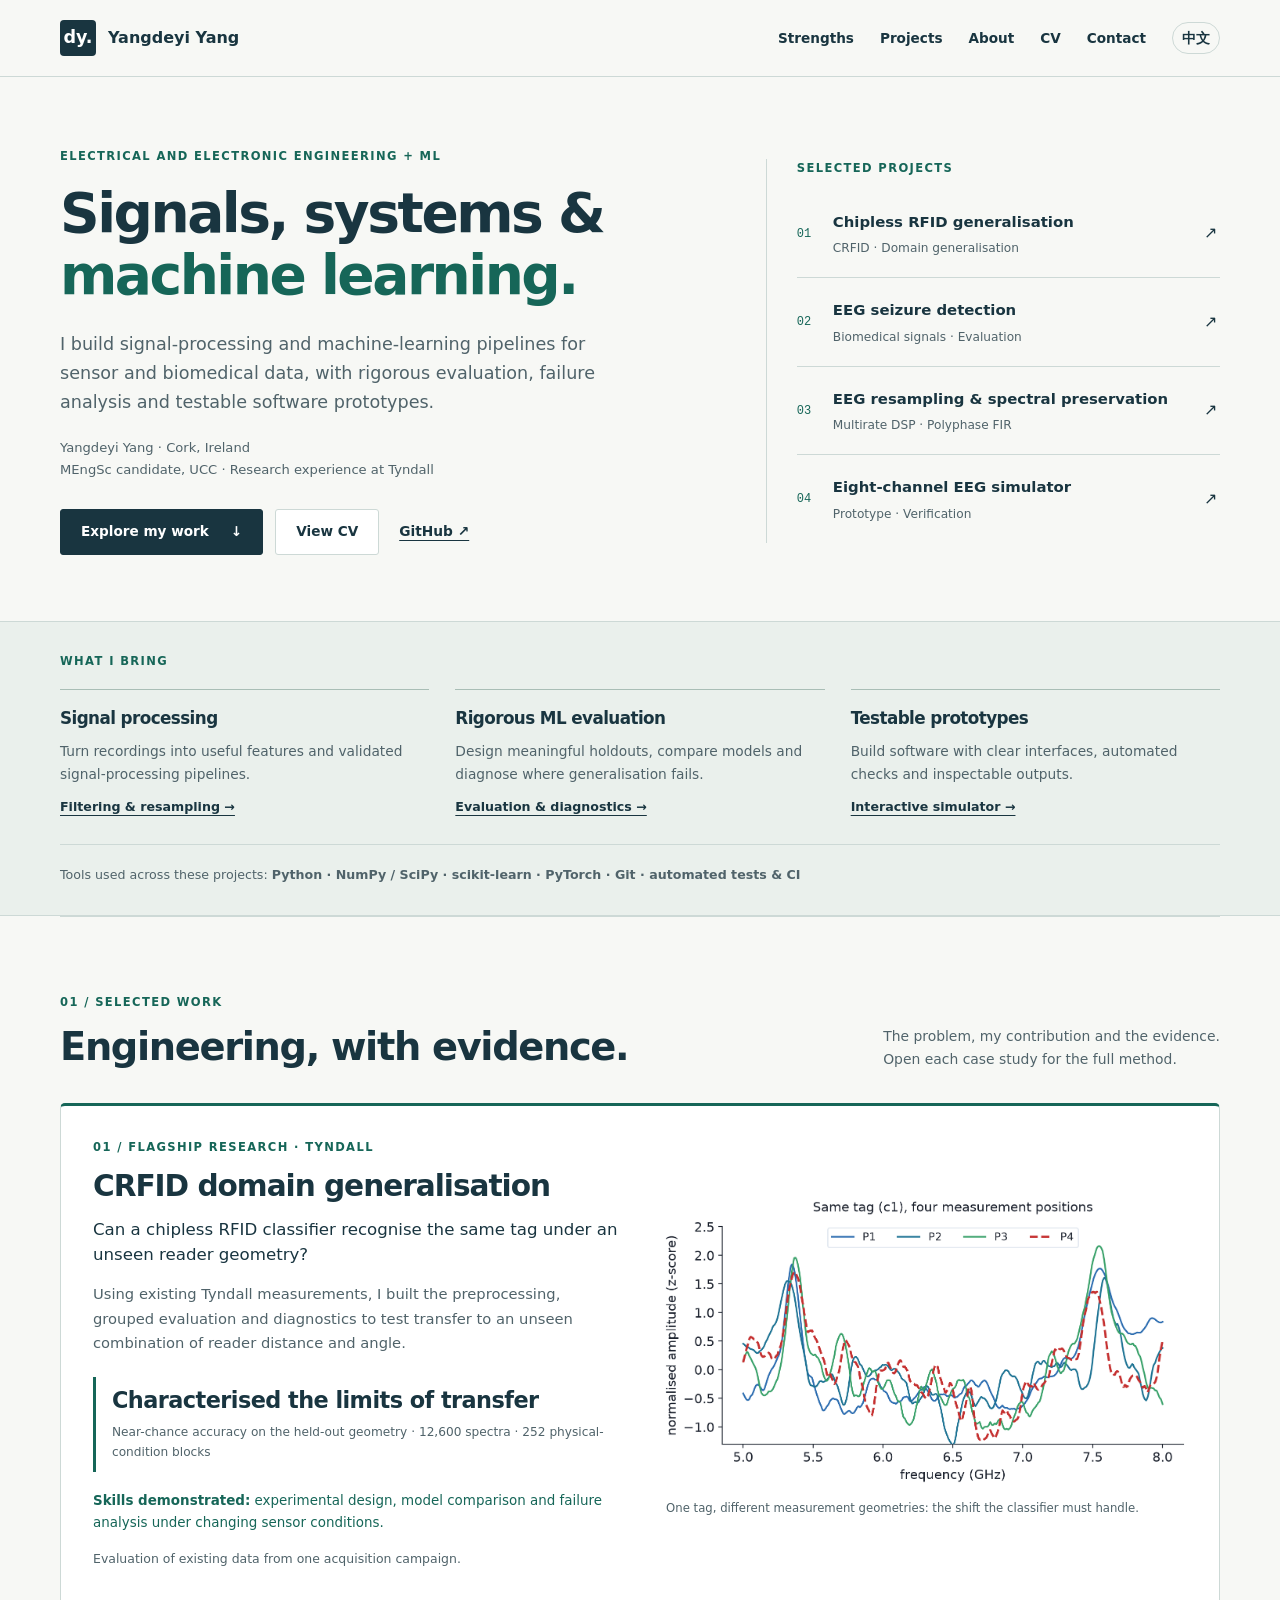
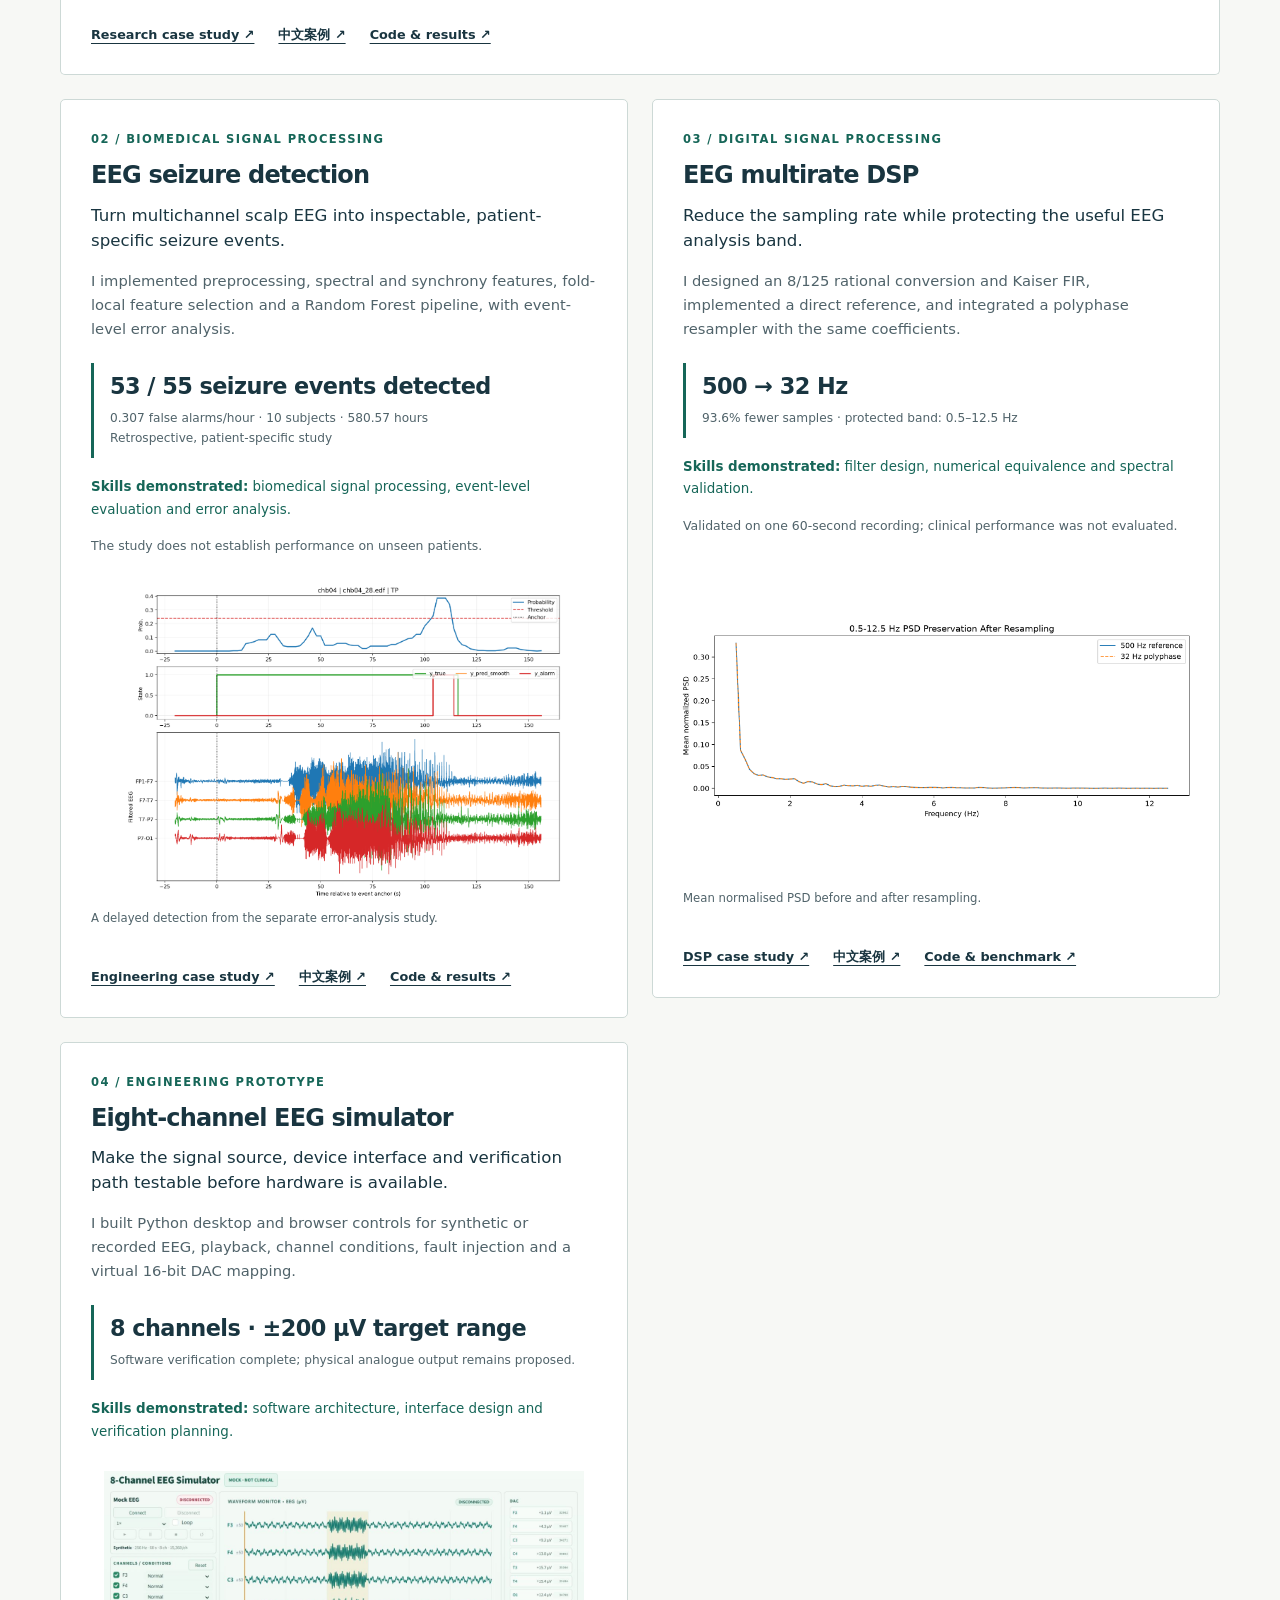
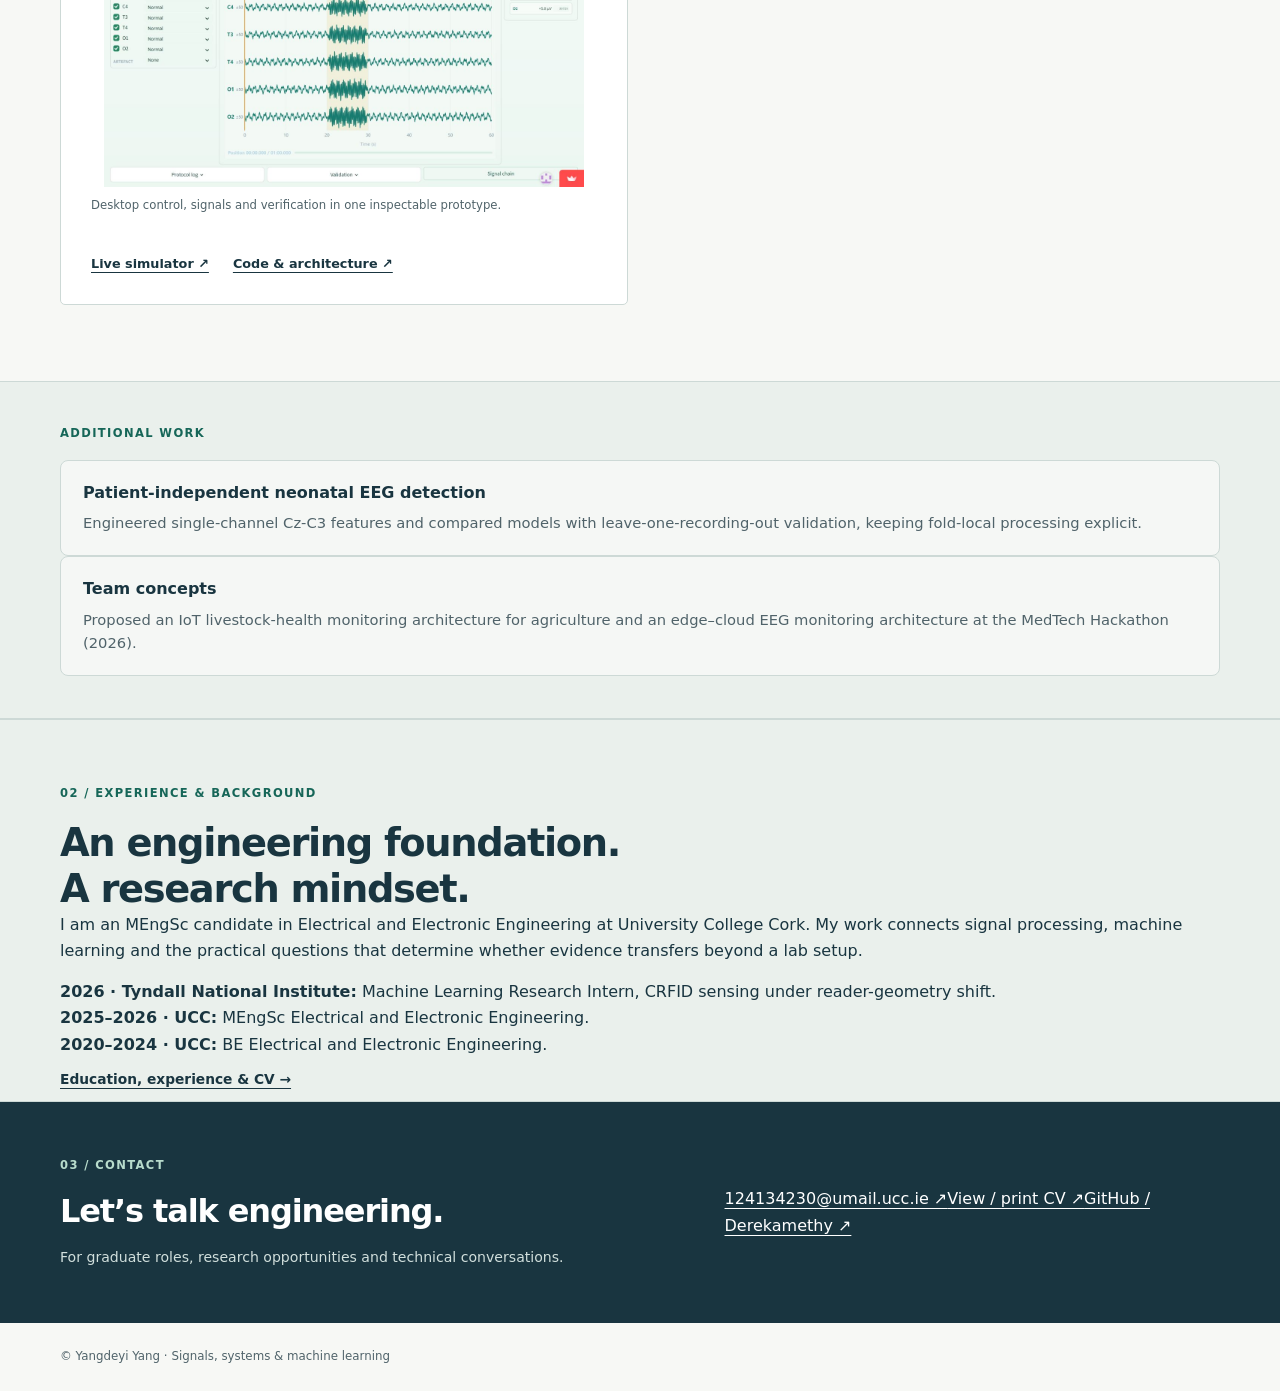
<file: index.html>
<!doctype html>
<html lang="en">
<head>
  <meta charset="utf-8">
  <meta name="viewport" content="width=device-width, initial-scale=1">
  <title>Yangdeyi Yang | Electrical and Electronic Engineering + ML</title>
  <meta name="description" content="Yangdeyi Yang builds rigorous signal-processing and machine-learning systems for sensor and biomedical data.">
  <meta property="og:title" content="Yangdeyi Yang — Signals, systems & machine learning">
  <meta property="og:description" content="CRFID domain generalisation, EEG detection, multirate DSP and engineering prototypes.">
  <link rel="canonical" href="https://derekamethy.github.io/">
  <link rel="icon" href="assets/favicon.svg" type="image/svg+xml">
  <link rel="stylesheet" href="style.css">
</head>
<body>
  <a class="skip-link" href="#main">Skip to content</a>
  <header class="site-header"><div class="container header-inner">
    <a class="brand" href="#hero" aria-label="Yangdeyi Yang portfolio home"><span class="brand-mark" aria-hidden="true">dy.</span>Yangdeyi Yang</a>
    <nav aria-label="Main navigation"><a href="#capabilities">Strengths</a><a href="#work">Projects</a><a href="#about">About</a><a href="cv.html">CV</a><a href="#contact">Contact</a><a class="language-switch" href="zh.html" lang="zh-CN">中文</a></nav>
  </div></header>
  <main id="main">
    <section class="hero container" id="hero" aria-labelledby="hero-title"><div>
      <p class="eyebrow">Electrical and Electronic Engineering + ML</p>
      <h1 id="hero-title">Signals, systems &<br><span>machine learning.</span></h1>
      <p class="hero-intro">I build signal-processing and machine-learning pipelines for sensor and biomedical data, with rigorous evaluation, failure analysis and testable software prototypes.</p>
      <p class="hero-meta">Yangdeyi Yang · Cork, Ireland<br>MEngSc candidate, UCC · Research experience at Tyndall</p>
      <div class="actions"><a class="button primary" href="#work">Explore my work <span aria-hidden="true">↓</span></a><a class="button" href="cv.html">View CV</a><a class="text-link" href="https://github.com/Derekamethy">GitHub ↗</a></div>
    </div><aside class="project-index" aria-label="Project quick links"><p class="eyebrow">Selected projects</p>
      <a href="#crfid"><span class="index-number">01</span><span><strong>Chipless RFID generalisation</strong><small>CRFID · Domain generalisation</small></span><span aria-hidden="true">↗</span></a>
      <a href="#eeg"><span class="index-number">02</span><span><strong>EEG seizure detection</strong><small>Biomedical signals · Evaluation</small></span><span aria-hidden="true">↗</span></a>
      <a href="#dsp"><span class="index-number">03</span><span><strong>EEG resampling & spectral preservation</strong><small>Multirate DSP · Polyphase FIR</small></span><span aria-hidden="true">↗</span></a>
      <a href="#simulator"><span class="index-number">04</span><span><strong>Eight-channel EEG simulator</strong><small>Prototype · Verification</small></span><span aria-hidden="true">↗</span></a>
    </aside></section>

    <section id="capabilities" class="approach-section strengths"><div class="container"><p class="eyebrow">What I bring</p><ul class="workflow">
      <li><h3>Signal processing</h3><p>Turn recordings into useful features and validated signal-processing pipelines.</p><a href="#dsp">Filtering & resampling →</a></li>
      <li><h3>Rigorous ML evaluation</h3><p>Design meaningful holdouts, compare models and diagnose where generalisation fails.</p><a href="#crfid">Evaluation & diagnostics →</a></li>
      <li><h3>Testable prototypes</h3><p>Build software with clear interfaces, automated checks and inspectable outputs.</p><a href="#simulator">Interactive simulator →</a></li>
    </ul><p class="tool-line">Tools used across these projects: <strong>Python · NumPy / SciPy · scikit-learn · PyTorch · Git · automated tests & CI</strong></p></div></section>

    <section id="work" class="section container" aria-labelledby="work-title"><div class="section-heading"><div><p class="eyebrow">01 / Selected work</p><h2 id="work-title">Engineering, with evidence.</h2></div><p>The problem, my contribution and the evidence.<br>Open each case study for the full method.</p></div><div class="projects">
      <article id="crfid" class="project featured"><div class="project-body"><p class="eyebrow">01 / Flagship research · Tyndall</p><h3>CRFID domain generalisation</h3><p class="project-question">Can a chipless RFID classifier recognise the same tag under an unseen reader geometry?</p><p>Using existing Tyndall measurements, I built the preprocessing, grouped evaluation and diagnostics to test transfer to an unseen combination of reader distance and angle.</p><div class="result"><strong>Characterised the limits of transfer</strong><span>Near-chance accuracy on the held-out geometry · 12,600 spectra · 252 physical-condition blocks</span></div><p class="takeaway"><strong>Skills demonstrated:</strong> experimental design, model comparison and failure analysis under changing sensor conditions.</p><p class="scope">Evaluation of existing data from one acquisition campaign.</p></div><figure class="project-figure"><img src="CRFID-research-website/assets/scientific/measured_spectra_same_tag_across_positions.png" width="1361" height="755" alt="Measured spectra for one tag across reader positions" decoding="async"><figcaption>One tag, different measurement geometries: the shift the classifier must handle.</figcaption></figure><div class="project-bottom"><div class="project-links"><a href="CRFID-research-website/">Research case study ↗</a><a href="CRFID-research-website/zh.html" lang="zh-CN">中文案例 ↗</a><a href="https://github.com/Derekamethy/CRFID">Code & results ↗</a></div></div></article>
      <article id="eeg" class="project"><div class="project-body"><p class="eyebrow">02 / Biomedical signal processing</p><h3>EEG seizure detection</h3><p class="project-question">Turn multichannel scalp EEG into inspectable, patient-specific seizure events.</p><p>I implemented preprocessing, spectral and synchrony features, fold-local feature selection and a Random Forest pipeline, with event-level error analysis.</p><div class="result"><strong>53 / 55 seizure events detected</strong><span>0.307 false alarms/hour · 10 subjects · 580.57 hours<br>Retrospective, patient-specific study</span></div><p class="takeaway"><strong>Skills demonstrated:</strong> biomedical signal processing, event-level evaluation and error analysis.</p><p class="scope">The study does not establish performance on unseen patients.</p></div><figure class="project-figure"><img src="EEG-seizure-detection-website/evidence/chb04-delayed-true-positive.png" width="1239" height="895" alt="Delayed true-positive EEG detection example" loading="lazy"><figcaption>A delayed detection from the separate error-analysis study.</figcaption></figure><div class="project-bottom"><div class="project-links"><a href="EEG-seizure-detection-website/">Engineering case study ↗</a><a href="EEG-seizure-detection-website/zh.html" lang="zh-CN">中文案例 ↗</a><a href="https://github.com/Derekamethy/eeg-seizure-detection">Code & results ↗</a></div></div></article>
      <article id="dsp" class="project"><div class="project-body"><p class="eyebrow">03 / Digital signal processing</p><h3>EEG multirate DSP</h3><p class="project-question">Reduce the sampling rate while protecting the useful EEG analysis band.</p><p>I designed an 8/125 rational conversion and Kaiser FIR, implemented a direct reference, and integrated a polyphase resampler with the same coefficients.</p><div class="result"><strong>500 → 32 Hz</strong><span>93.6% fewer samples · protected band: 0.5–12.5 Hz</span></div><p class="takeaway"><strong>Skills demonstrated:</strong> filter design, numerical equivalence and spectral validation.</p><p class="scope">Validated on one 60-second recording; clinical performance was not evaluated.</p></div><figure class="project-figure"><img src="eeg-multirate-dsp/assets/psd_preservation.png" width="1800" height="720" alt="Reference and resampled EEG power spectral densities" loading="lazy"><figcaption>Mean normalised PSD before and after resampling.</figcaption></figure><div class="project-bottom"><div class="project-links"><a href="eeg-multirate-dsp/">DSP case study ↗</a><a href="eeg-multirate-dsp/zh.html" lang="zh-CN">中文案例 ↗</a><a href="https://github.com/Derekamethy/eeg-multirate-dsp">Code & benchmark ↗</a></div></div></article>
      <article id="simulator" class="project"><div class="project-body"><p class="eyebrow">04 / Engineering prototype</p><h3>Eight-channel EEG simulator</h3><p class="project-question">Make the signal source, device interface and verification path testable before hardware is available.</p><p>I built Python desktop and browser controls for synthetic or recorded EEG, playback, channel conditions, fault injection and a virtual 16-bit DAC mapping.</p><div class="result"><strong>8 channels · ±200 µV target range</strong><span>Software verification complete; physical analogue output remains proposed.</span></div><p class="takeaway"><strong>Skills demonstrated:</strong> software architecture, interface design and verification planning.</p></div><figure class="project-figure"><img src="assets/eeg-simulator.png?v=79897af" width="1280" height="842" alt="Eight-channel EEG simulator" loading="lazy"><figcaption>Desktop control, signals and verification in one inspectable prototype.</figcaption></figure><div class="project-bottom"><div class="project-links"><a href="https://eight-channel-eeg-simulator-derek.streamlit.app/">Live simulator ↗</a><a href="https://github.com/Derekamethy/eeg-simulator">Code & architecture ↗</a></div></div></article>
    </div></section>
    <section class="approach-section additional-work"><div class="container"><p class="eyebrow">Additional work</p><div class="two-column-copy"><p><strong>Patient-independent neonatal EEG detection</strong><span>Engineered single-channel Cz-C3 features and compared models with leave-one-recording-out validation, keeping fold-local processing explicit.</span></p><p><strong>Team concepts</strong><span>Proposed an IoT livestock-health monitoring architecture for agriculture and an edge–cloud EEG monitoring architecture at the MedTech Hackathon (2026).</span></p></div></div></section>
    <section id="about" class="approach-section"><div class="container"><p class="eyebrow">02 / Experience & background</p><h2>An engineering foundation.<br>A research mindset.</h2><div class="two-column-copy"><p>I am an MEngSc candidate in Electrical and Electronic Engineering at University College Cork. My work connects signal processing, machine learning and the practical questions that determine whether evidence transfers beyond a lab setup.</p><p><strong>2026 · Tyndall National Institute:</strong> Machine Learning Research Intern, CRFID sensing under reader-geometry shift.<br><strong>2025–2026 · UCC:</strong> MEngSc Electrical and Electronic Engineering.<br><strong>2020–2024 · UCC:</strong> BE Electrical and Electronic Engineering.</p></div><p><a class="text-link" href="cv.html">Education, experience & CV →</a></p></div></section>
    <section id="contact" class="contact-section"><div class="container contact-inner"><div><p class="eyebrow">03 / Contact</p><h2>Let’s talk engineering.</h2><p>For graduate roles, research opportunities and technical conversations.</p></div><div class="contact-links"><a href="mailto:124134230@umail.ucc.ie">124134230@umail.ucc.ie ↗</a><a href="cv.html">View / print CV ↗</a><a href="https://github.com/Derekamethy">GitHub / Derekamethy ↗</a></div></div></section>
  </main>
  <footer class="site-footer"><div class="container">© Yangdeyi Yang · Signals, systems & machine learning</div></footer>

  <!-- Privacy-first site analytics: page views, visitors, referrers, and navigation paths. -->
  <script async data-hostname="derekamethy.github.io" src="https://scripts.simpleanalyticscdn.com/latest.js"></script>
</body>
</html>
</file>
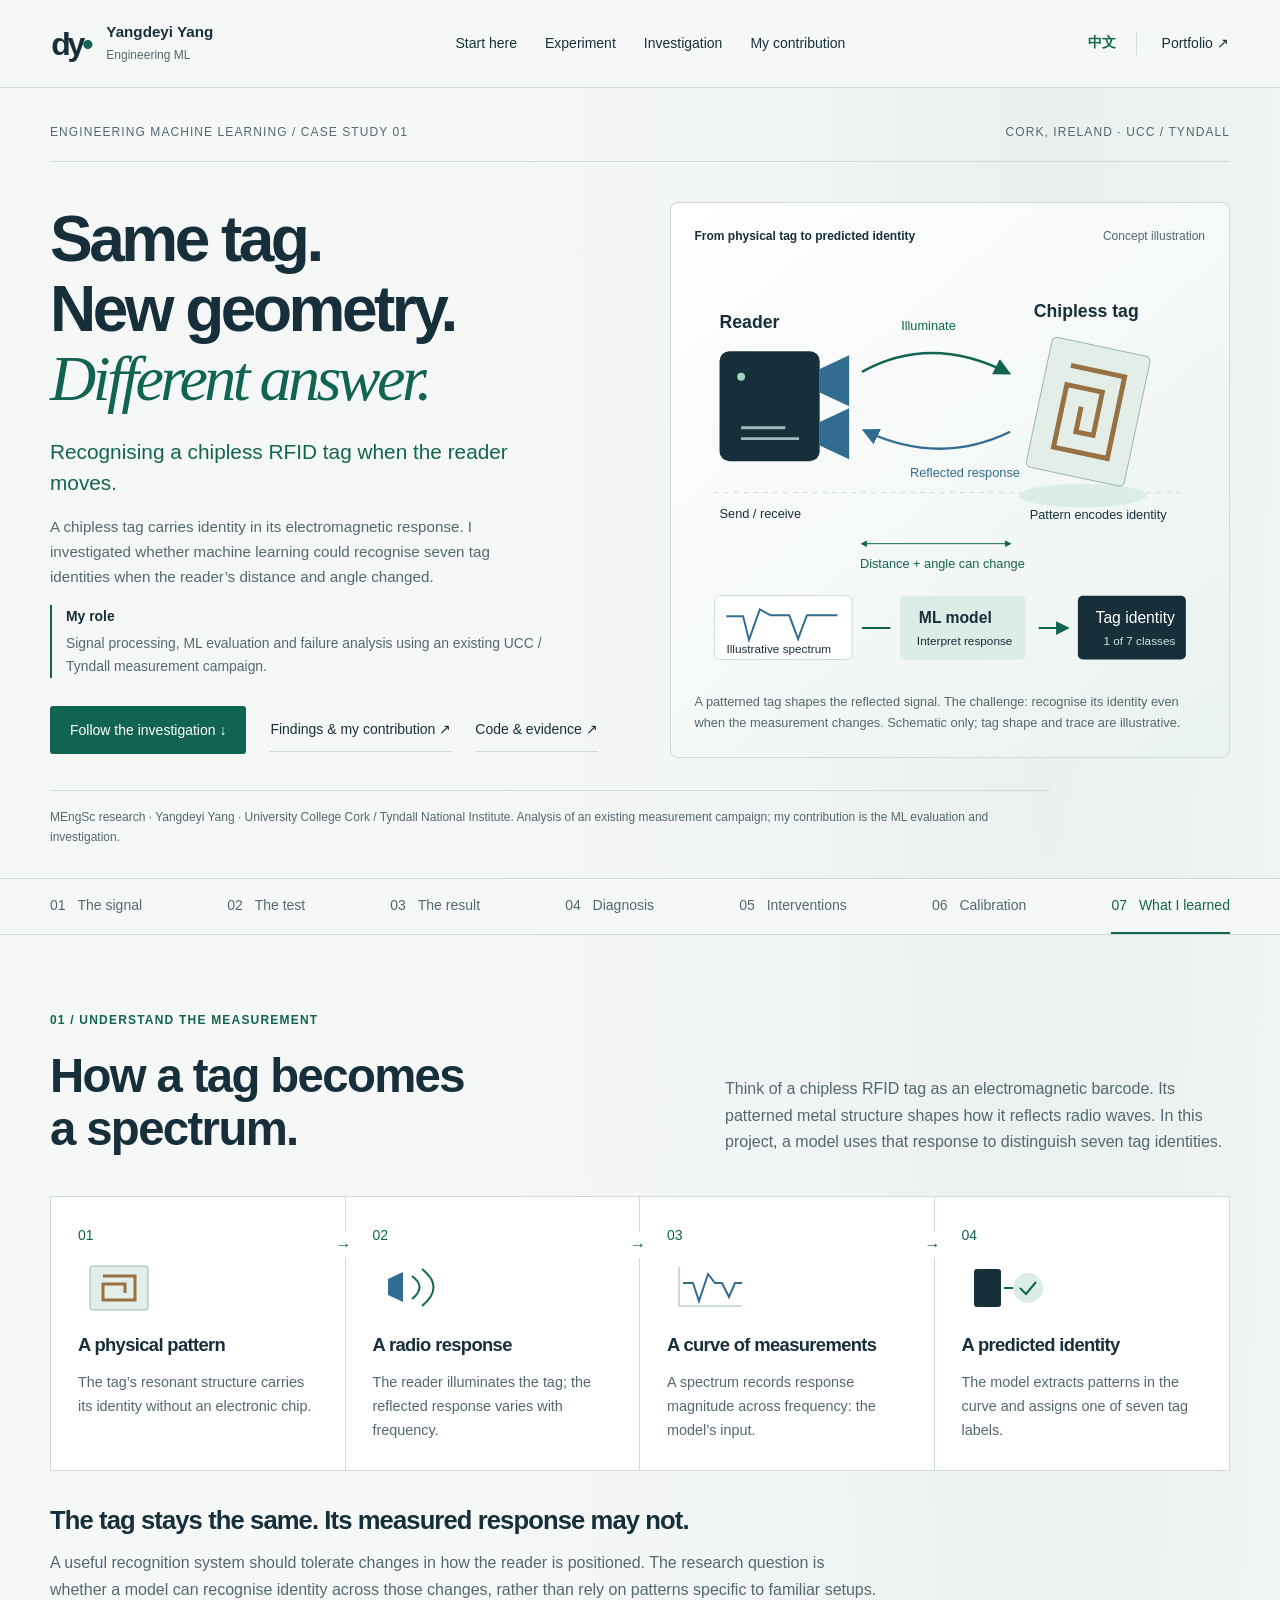
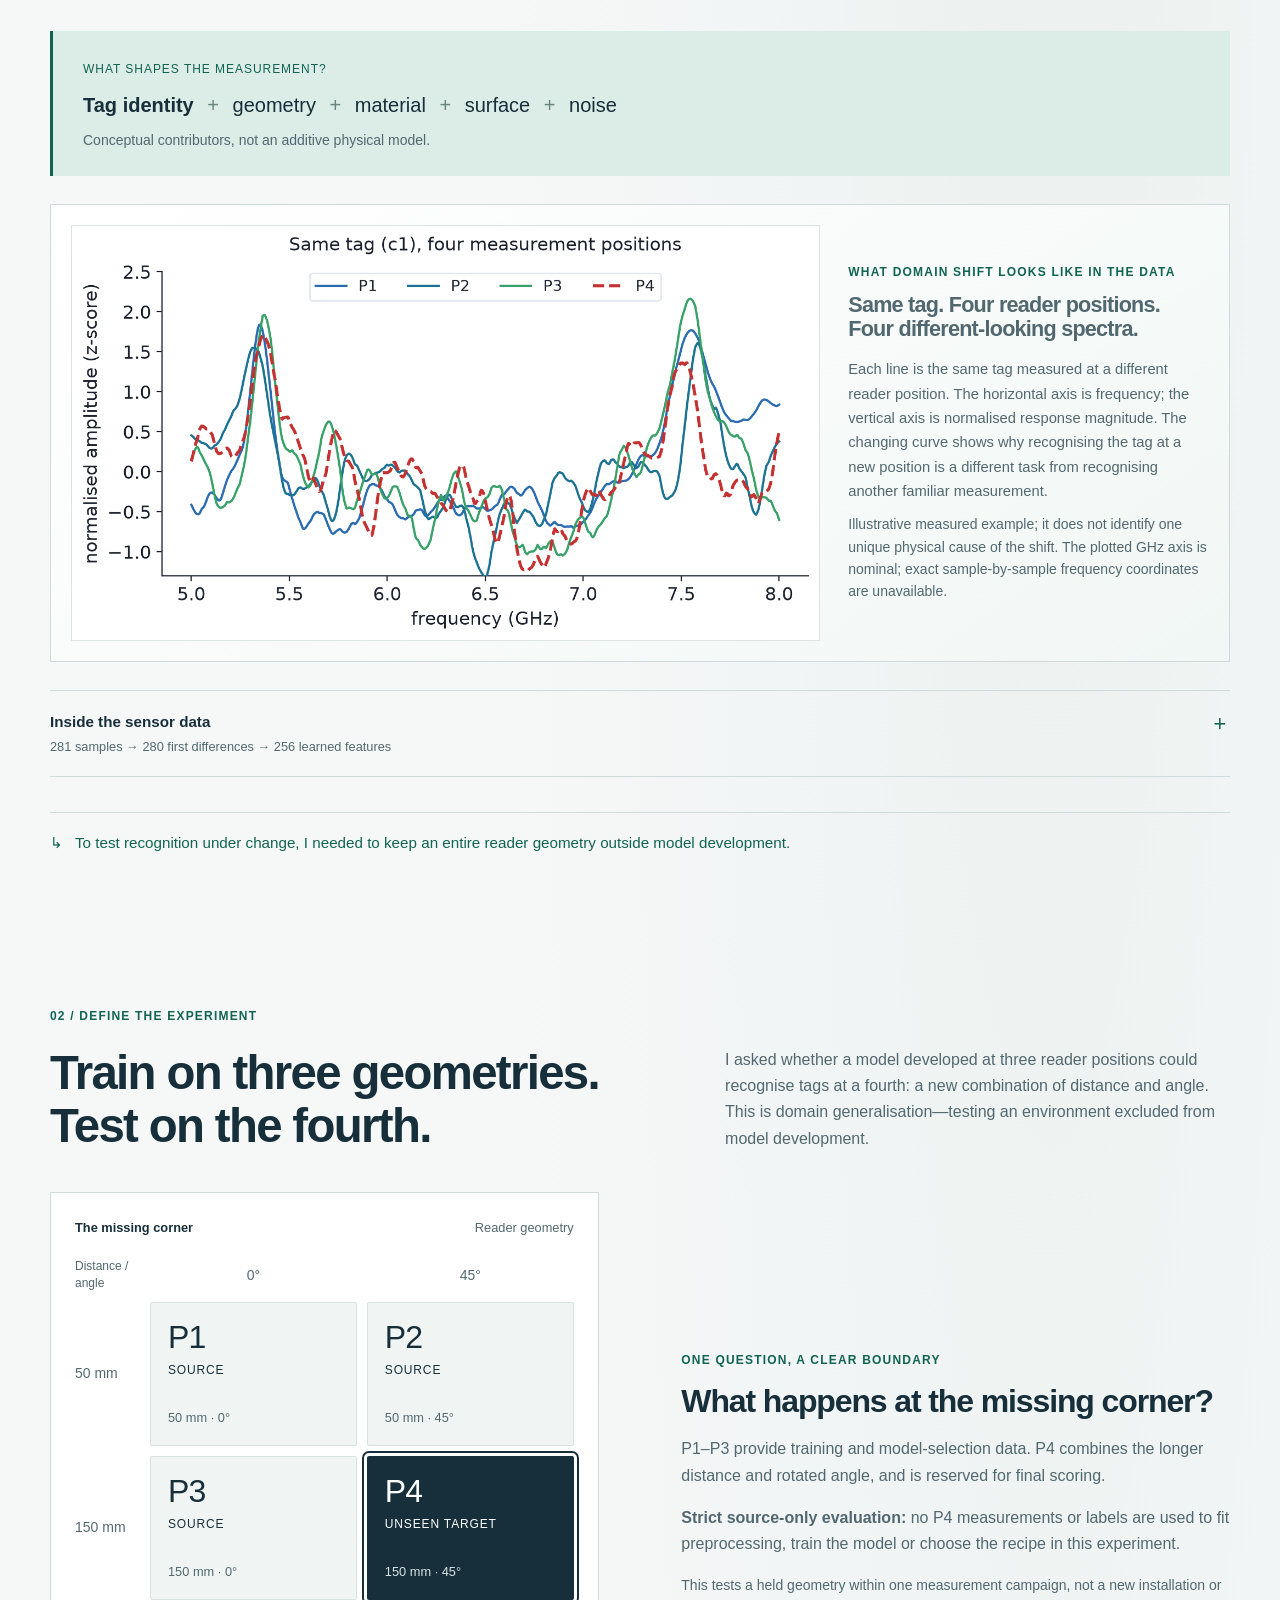
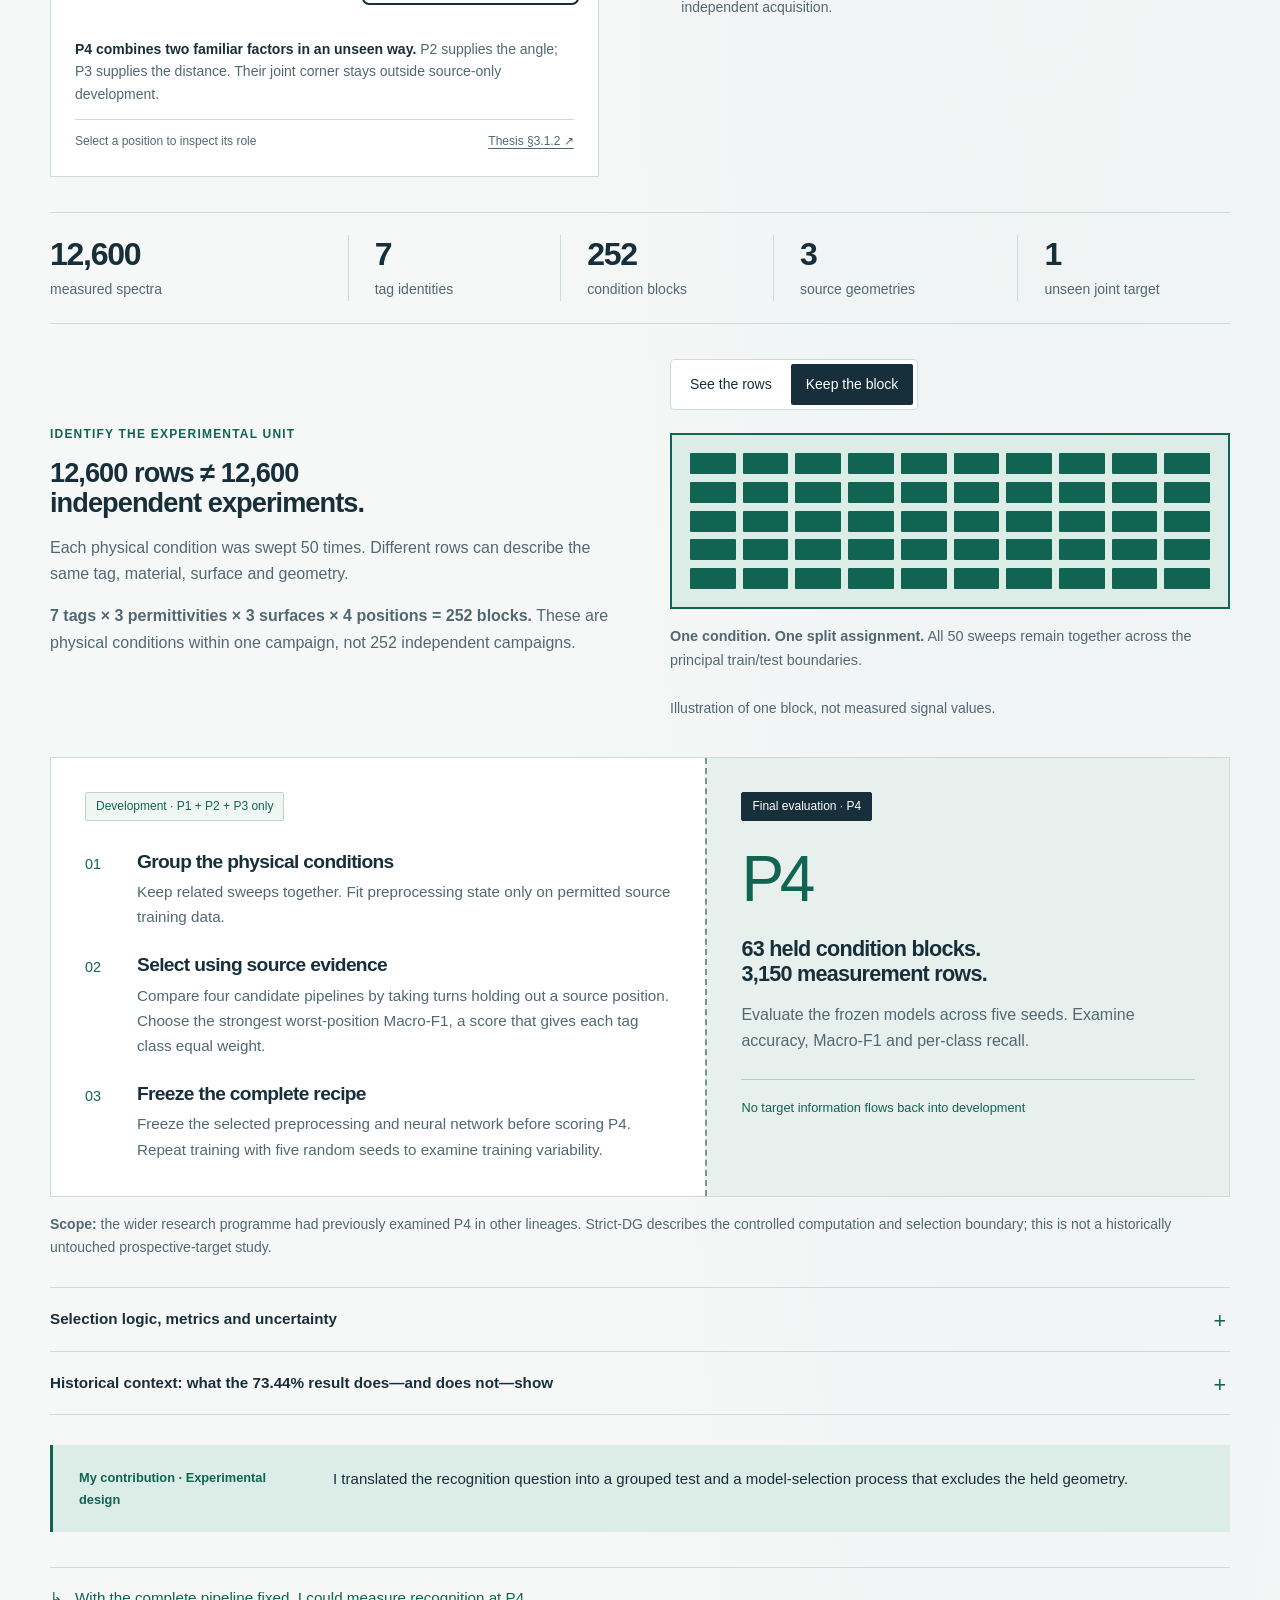
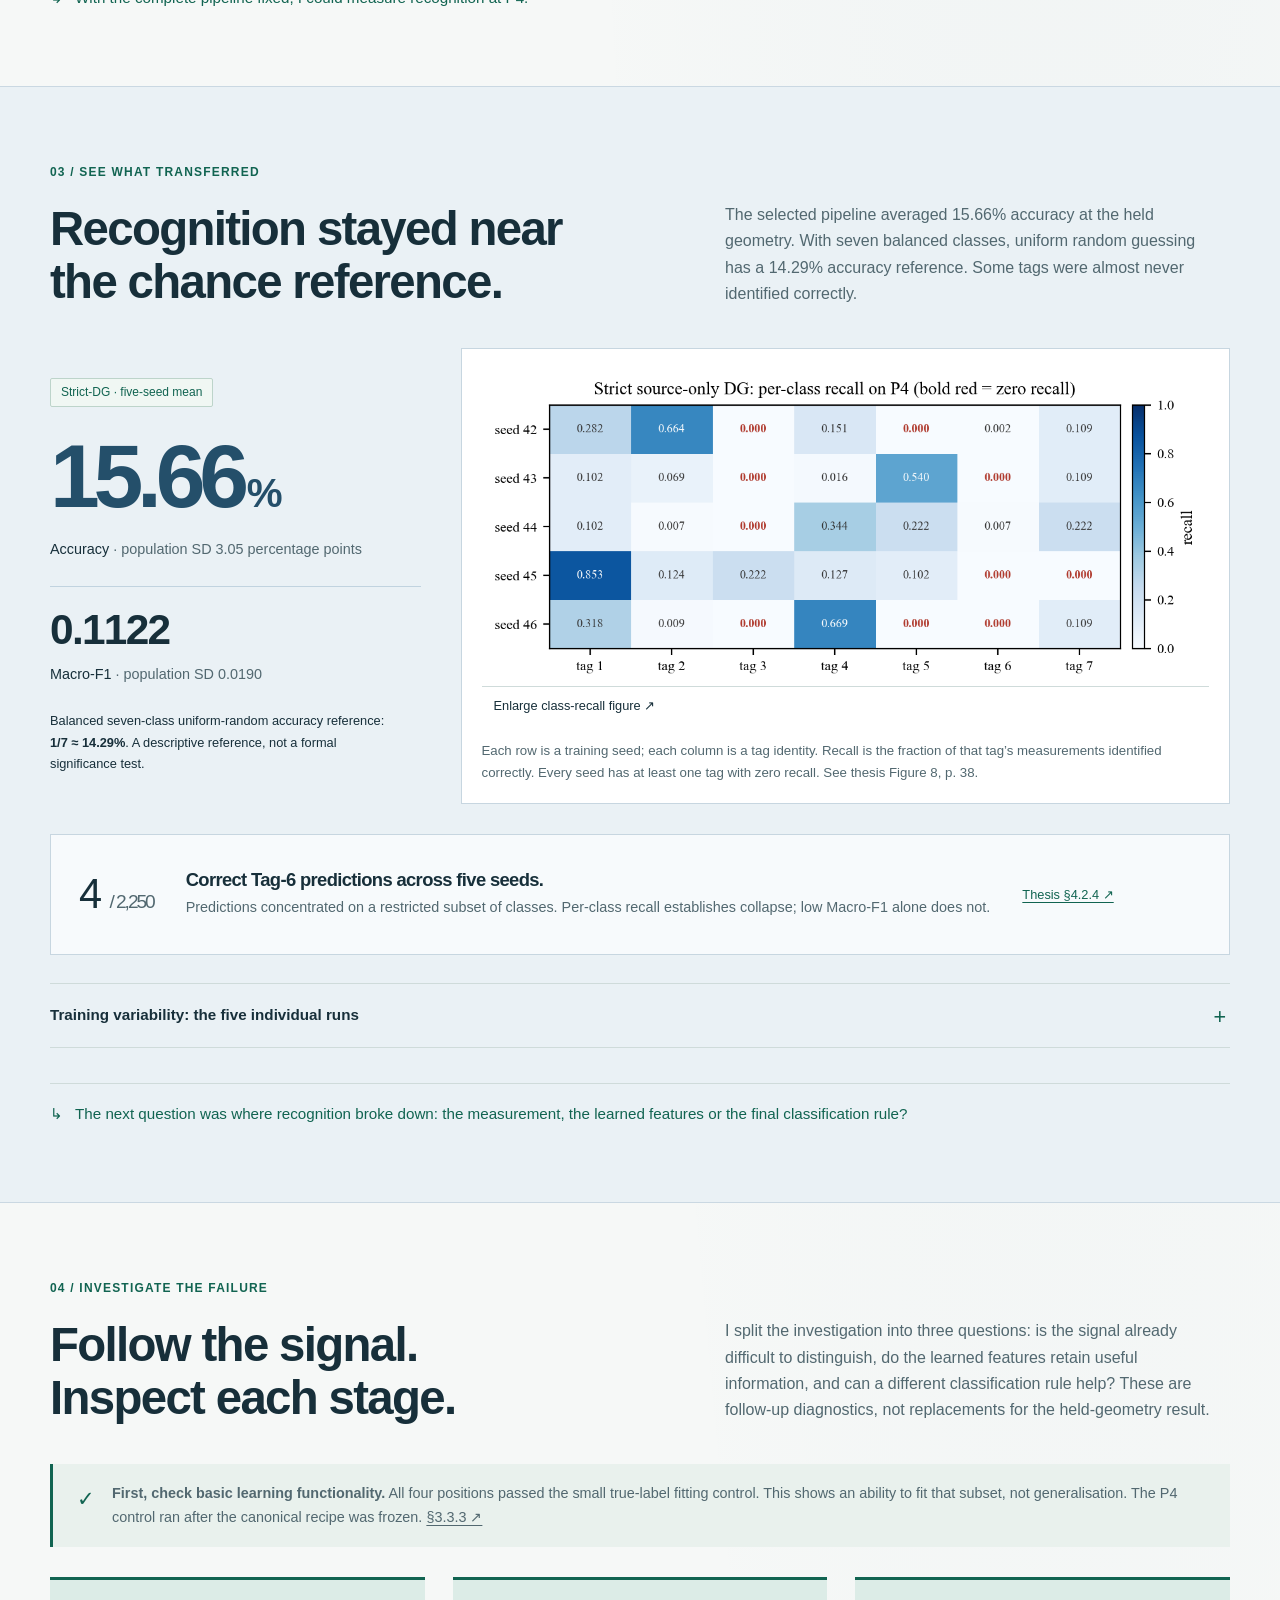
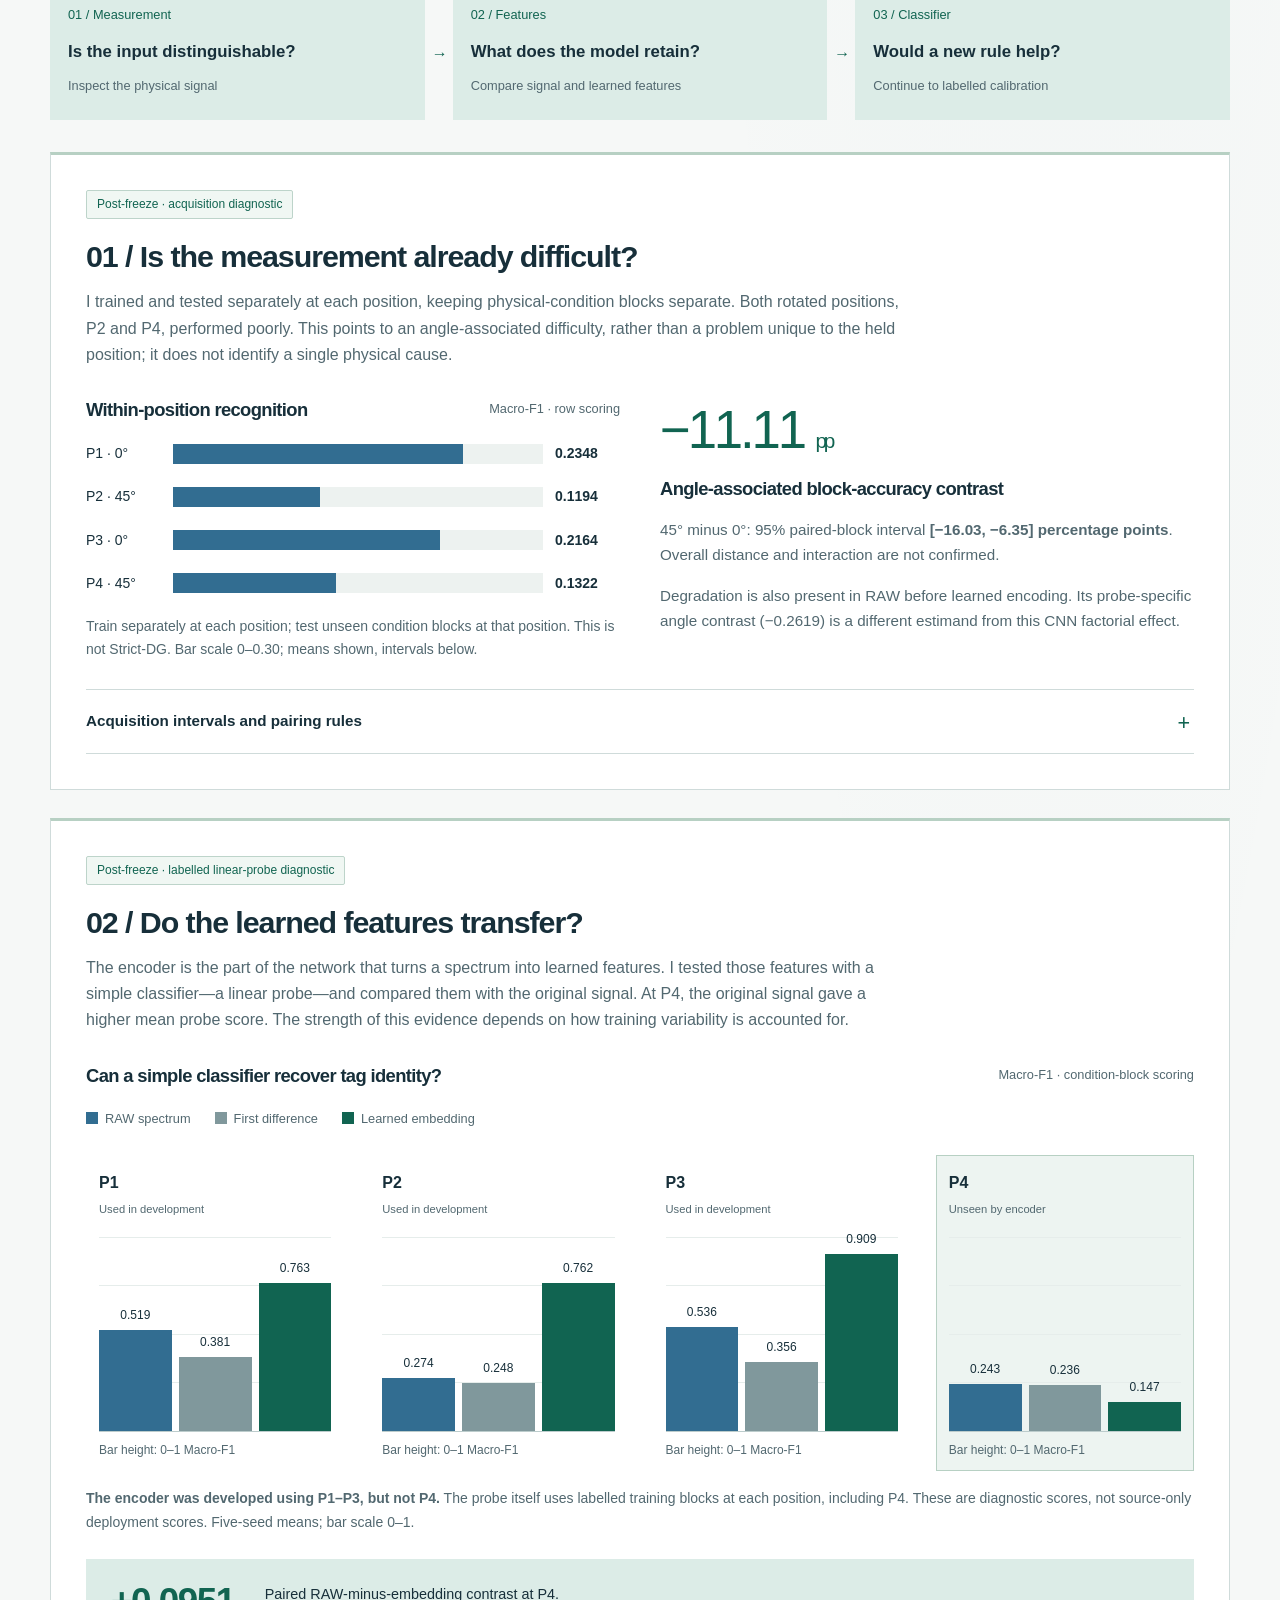
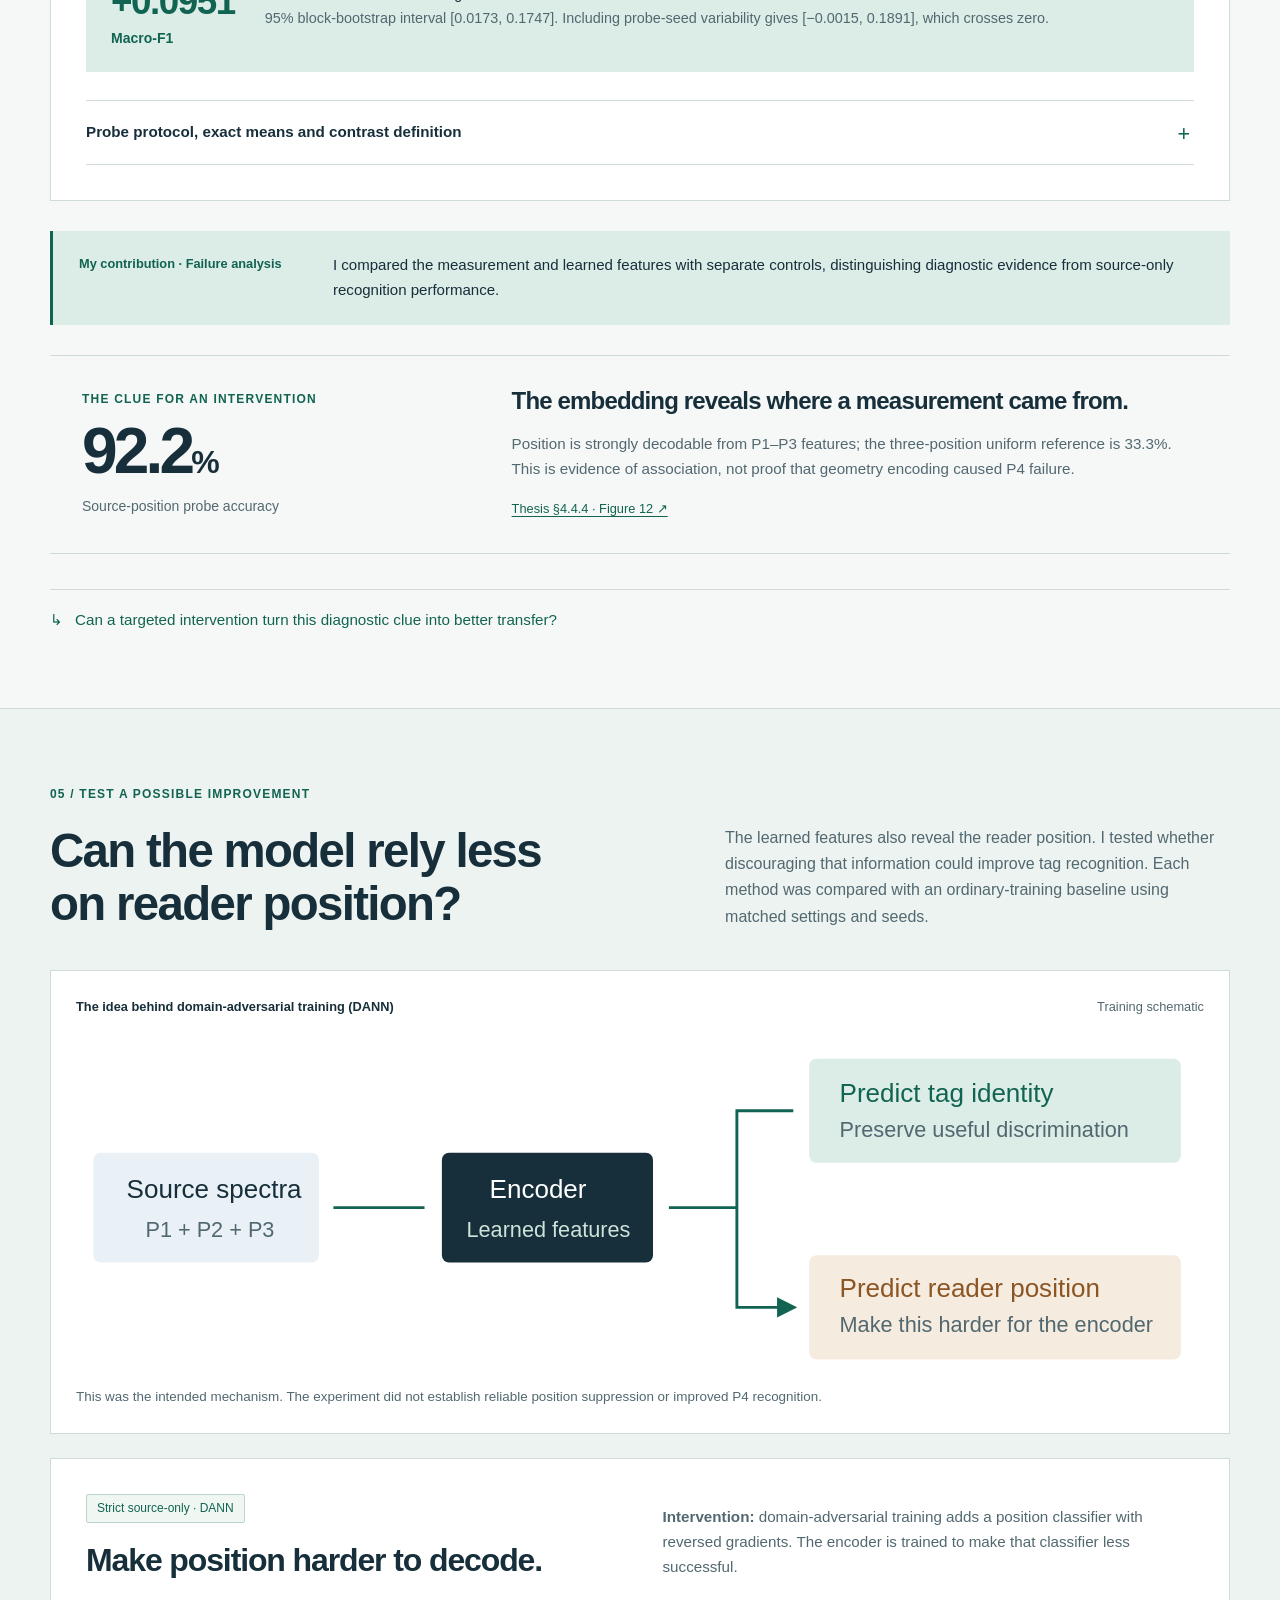
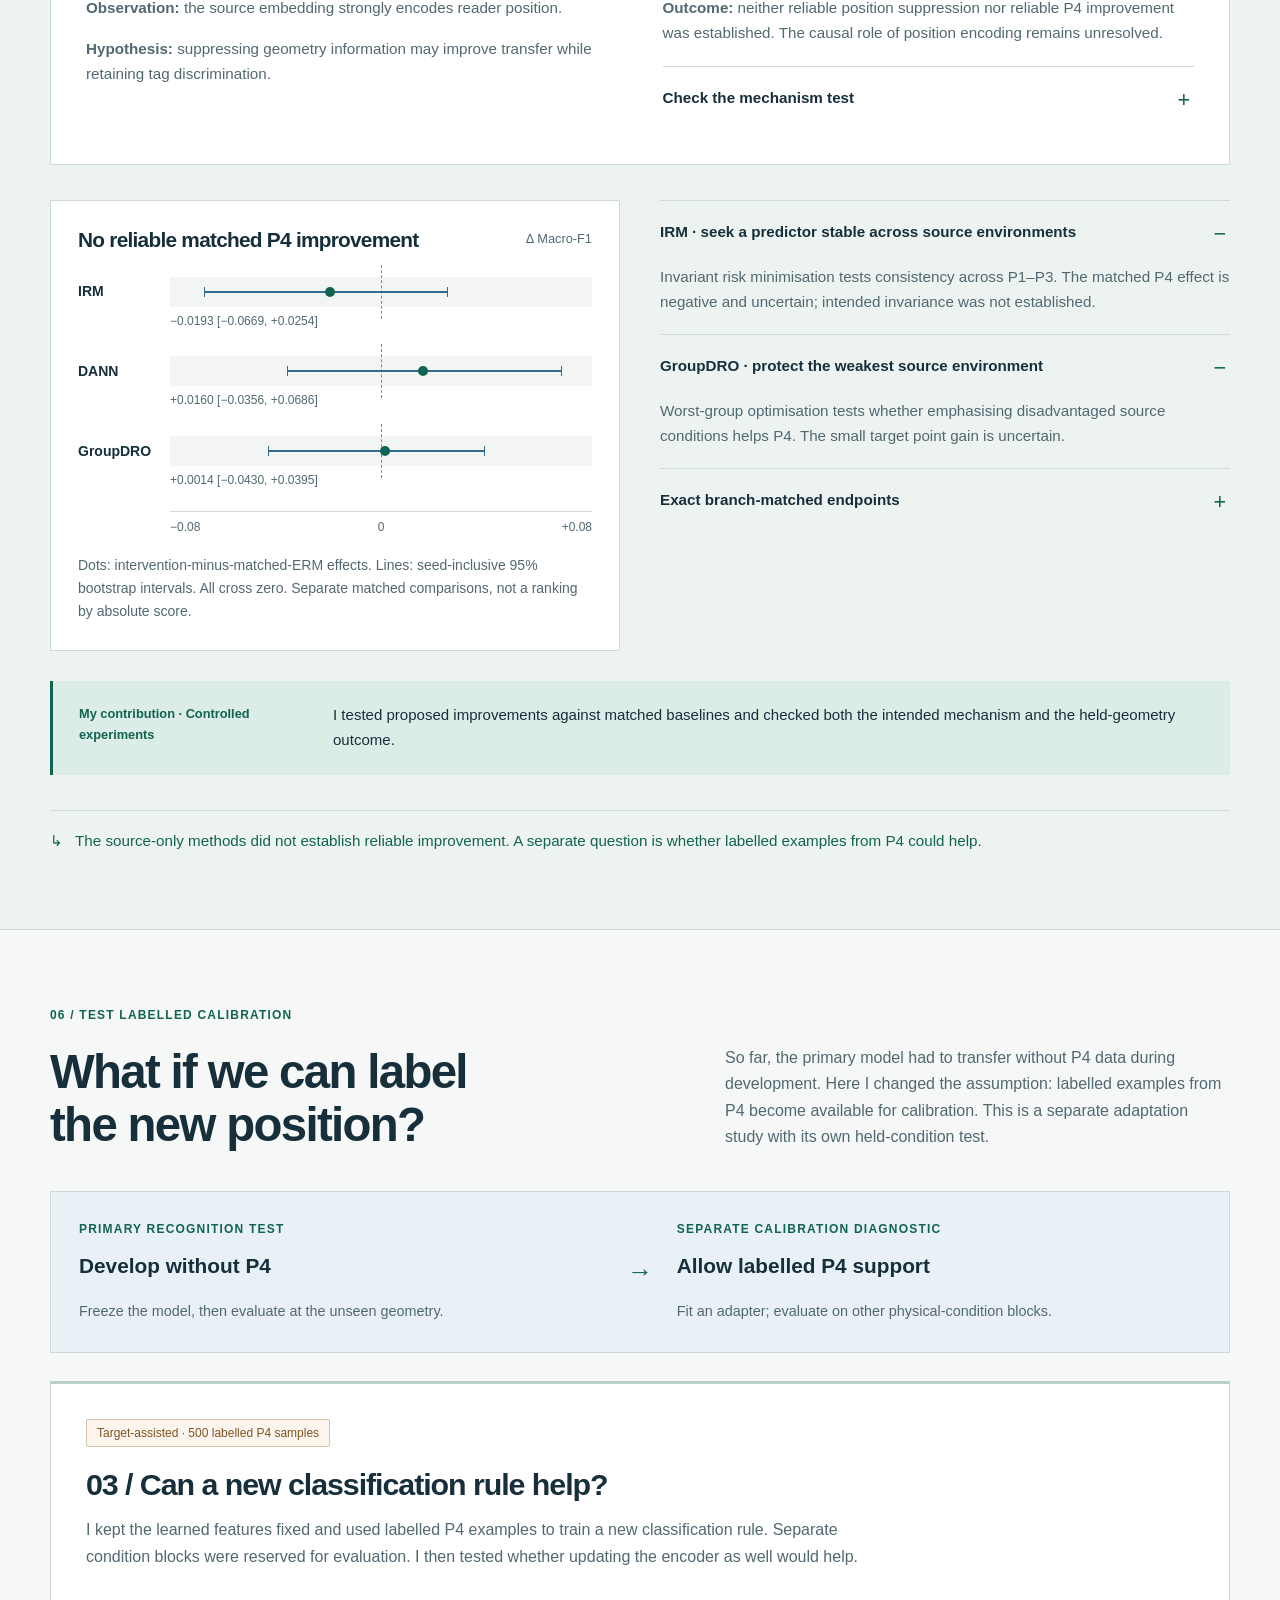
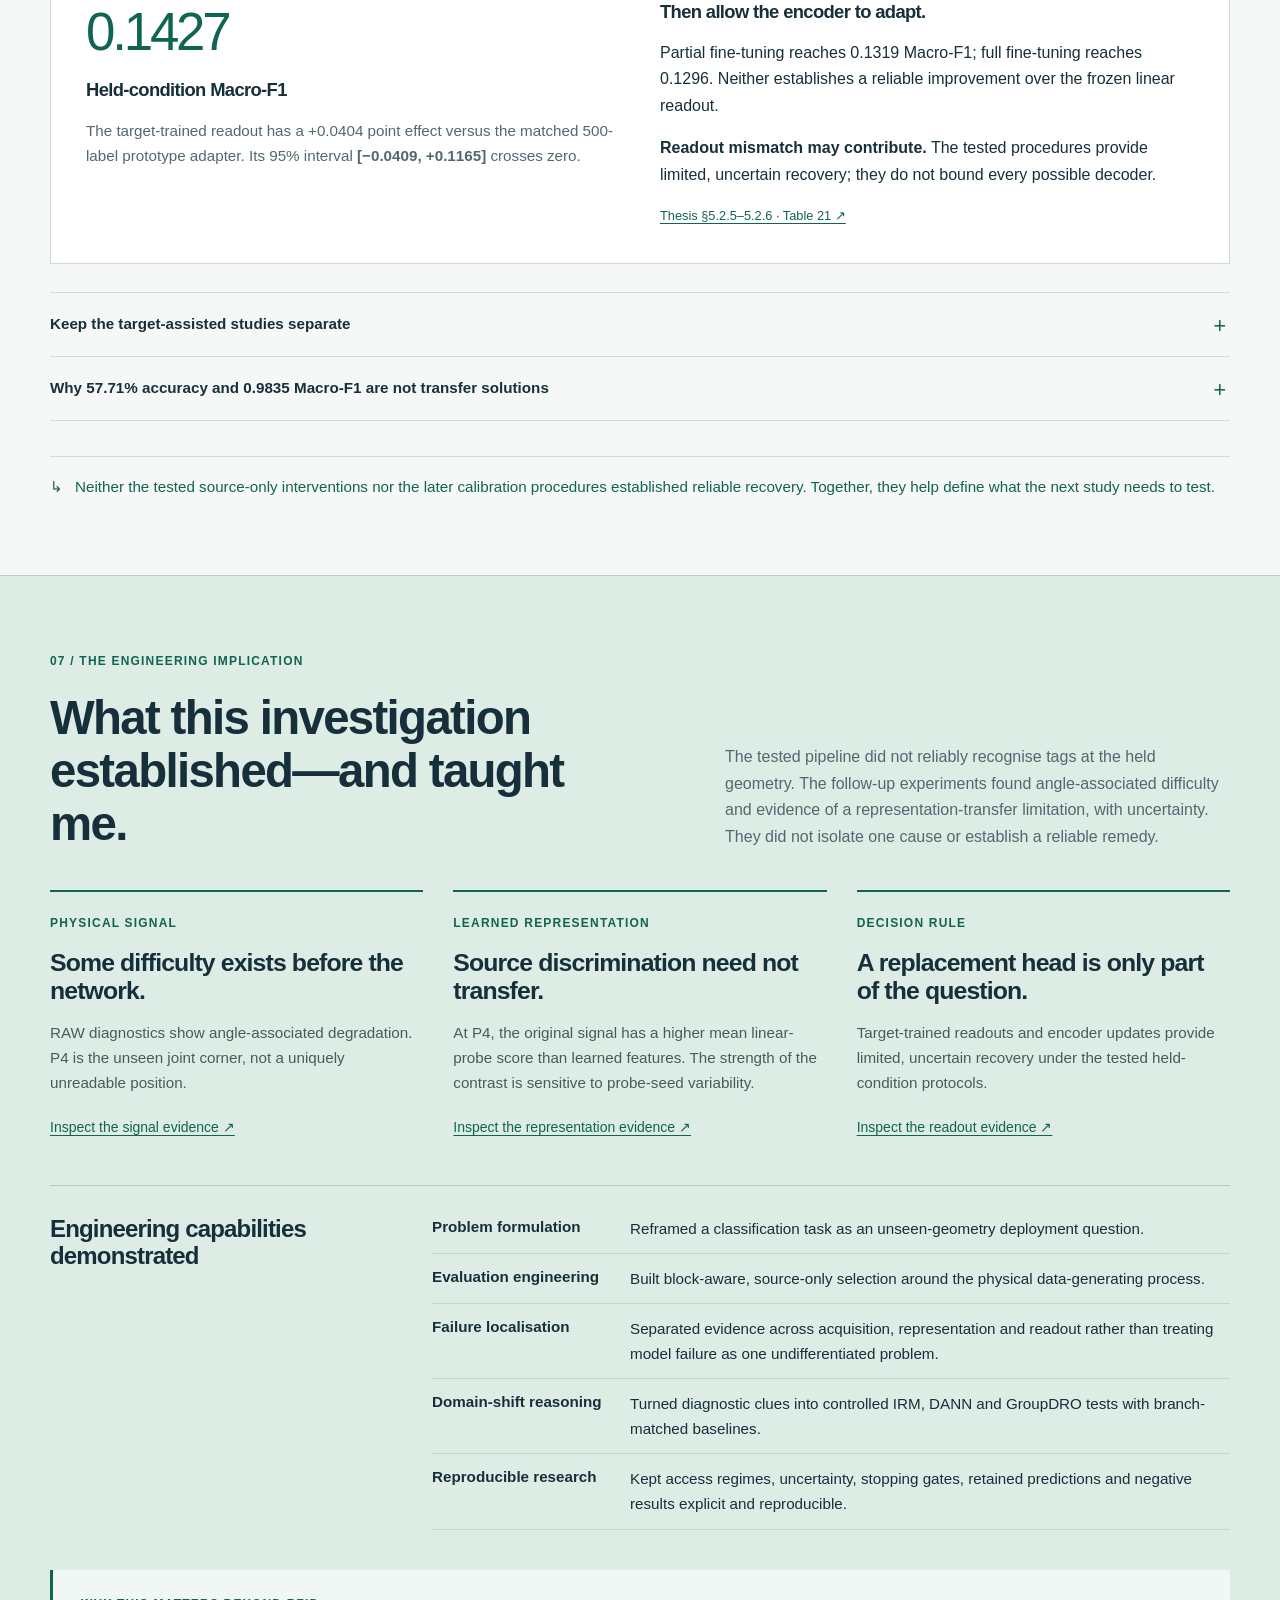
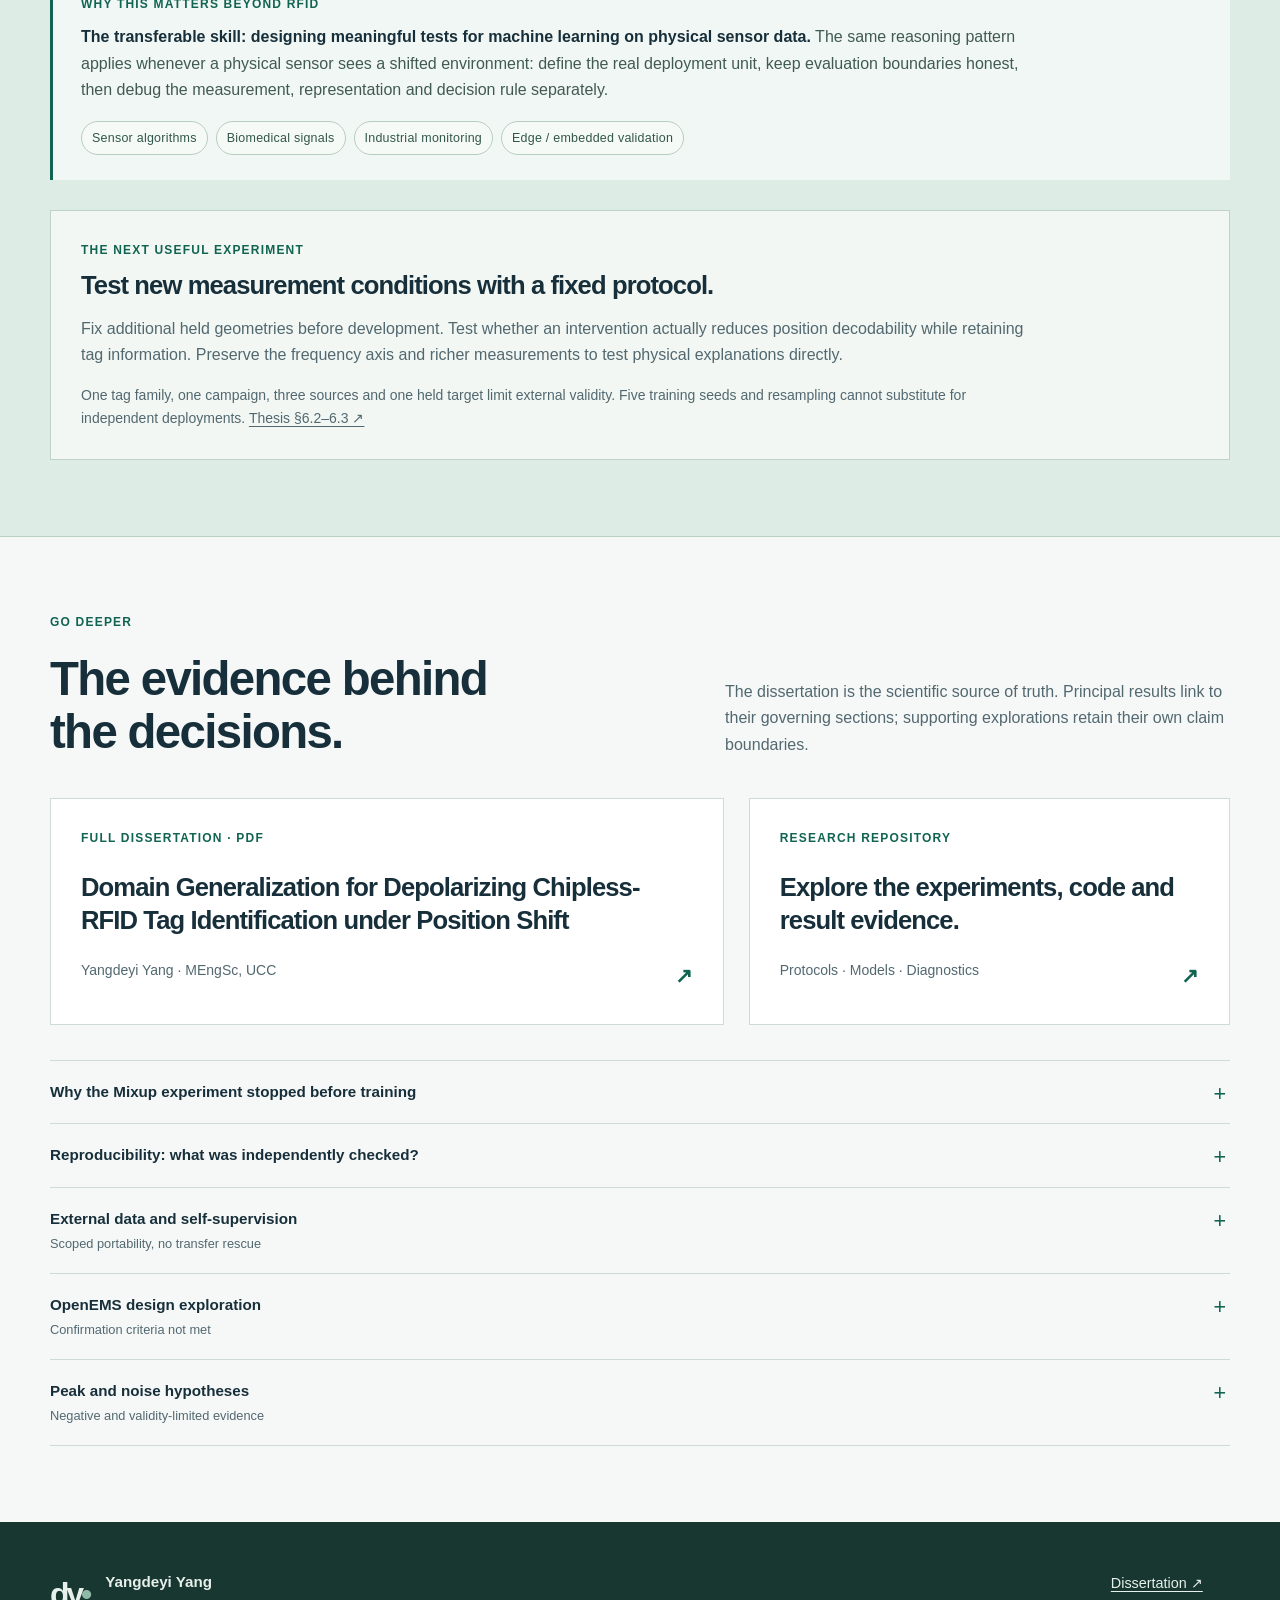
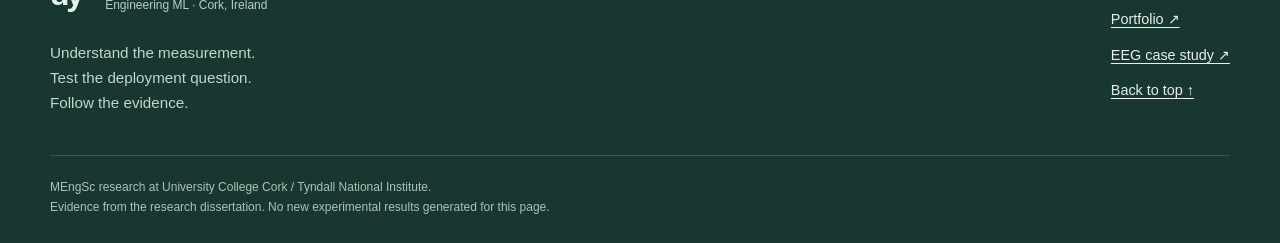
<file: CRFID-research-website/index.html>
<!doctype html>
<html lang="en">
<head>
<meta charset="utf-8"><meta name="viewport" content="width=device-width, initial-scale=1">
<meta name="description" content="Yangdeyi Yang's Engineering ML case study: physical domain shift, rigorous evaluation and failure localisation in chipless RFID.">
<meta name="author" content="Yangdeyi Yang"><meta name="theme-color" content="#f6f8f7">
<title>Same tag. New geometry. | Yangdeyi Yang · Engineering ML</title>
<link rel="icon" href="../assets/favicon.svg" type="image/svg+xml">
<link rel="canonical" href="https://derekamethy.github.io/CRFID-research-website/">
<meta property="og:type" content="website">
<meta property="og:site_name" content="Yangdeyi Yang - Engineering ML">
<meta property="og:title" content="Same tag. New geometry. Different answer.">
<meta property="og:description" content="A physical-world ML case study in domain shift, rigorous evaluation and failure localisation for chipless RFID.">
<meta property="og:url" content="https://derekamethy.github.io/CRFID-research-website/">
<meta name="twitter:card" content="summary">
<meta name="twitter:title" content="Same tag. New geometry. Different answer.">
<meta name="twitter:description" content="Engineering ML case study: deployment-shaped evaluation, domain shift and failure localisation in chipless RFID.">
<link rel="stylesheet" href="./src/styles/case-study.css"><script defer src="./src/app.js"></script>
</head>
<body>
<a class="skip-link" href="#main">Skip to content</a>
<header class="site-header">
<a class="identity" href="#hero" aria-label="Yangdeyi Yang, back to top"><span class="monogram">dy<span>•</span></span><span>Yangdeyi Yang<small>Engineering ML</small></span></a>
<button class="menu-toggle" aria-expanded="false" aria-controls="main-nav" hidden>Menu <span aria-hidden="true">+</span></button>
<nav id="main-nav" aria-label="Main navigation"><a href="#physical-problem">Start here</a><a href="#strict-test">Experiment</a><a href="#diagnostics">Investigation</a><a href="#conclusions">My contribution</a></nav>
<div class="header-links"><a class="language-switch" href="./zh.html" lang="zh-CN">中文</a><a class="portfolio-link" href="https://derekamethy.github.io/">Portfolio ↗</a></div>
</header>
<main id="main">
<section class="hero wrap" id="hero" aria-labelledby="hero-title">
<div class="hero-context"><span>Engineering machine learning / case study 01</span><span>Cork, Ireland · UCC / Tyndall</span></div>
<div class="hero-grid"><div class="hero-copy">
<h1 id="hero-title">Same tag.<br>New geometry.<br><em>Different answer.</em></h1>
<p class="hero-lead">Recognising a chipless RFID tag when the reader moves.</p>
<p class="hero-contribution">A chipless tag carries identity in its electromagnetic response. I investigated whether machine learning could recognise seven tag identities when the reader’s distance and angle changed.</p>
<p class="role-summary"><strong>My role</strong> Signal processing, ML evaluation and failure analysis using an existing UCC / Tyndall measurement campaign.</p><div class="actions"><a class="button primary" href="#physical-problem">Follow the investigation ↓</a><a class="text-link" href="#conclusions">Findings &amp; my contribution ↗</a><a class="text-link" href="https://github.com/Derekamethy/CRFID">Code &amp; evidence ↗</a></div>
</div>
<figure class="sensor-scene"><div class="figure-top"><span>From physical tag to predicted identity</span><span>Concept illustration</span></div>
<svg viewBox="0 0 520 430" role="img" aria-labelledby="sensor-title sensor-desc" xmlns="http://www.w3.org/2000/svg"><title id="sensor-title">A reader measures a chipless tag’s electromagnetic response</title><desc id="sensor-desc">A reader illuminates a patterned tag and receives its reflected response. Changing the distance and angle changes the measurement. A conceptual spectrum is passed to a classifier to predict tag identity. This is a schematic, not a photograph of the apparatus or measured data.</desc>
<defs><marker id="arrow-green" viewBox="0 0 10 10" refX="8" refY="5" markerWidth="7" markerHeight="7" orient="auto-start-reverse"><path d="M0 0 10 5 0 10z" fill="#116451"/></marker><marker id="arrow-blue" viewBox="0 0 10 10" refX="8" refY="5" markerWidth="7" markerHeight="7" orient="auto"><path d="M0 0 10 5 0 10z" fill="#326d91"/></marker></defs>
<g font-family="Segoe UI,Arial,sans-serif" fill="#172f3a">
<path d="M20 240H500" stroke="#cfdbda" stroke-dasharray="4 6"/><ellipse cx="395" cy="243" rx="65" ry="12" fill="#dcece7"/>
<rect x="25" y="96" width="102" height="112" rx="10" fill="#172f3a"/><path d="M127 114 157 100V152L127 138M127 168 157 154V206L127 192" fill="#326d91"/>
<circle cx="47" cy="122" r="4" fill="#9fd8bf"/><path d="M47 185H106M47 174H92" stroke="#9eb9bf" stroke-width="3"/>
<text x="25" y="72" font-size="18" font-weight="600">Reader</text><text x="25" y="266" font-size="13">Send / receive</text>
<path d="M170 117Q240 78 319 118" fill="none" stroke="#116451" stroke-width="2.5" marker-end="url(#arrow-green)"/>
<text x="210" y="74" font-size="13" fill="#116451">Illuminate</text>
<path d="M321 178Q249 213 173 177" fill="none" stroke="#326d91" stroke-width="2.5" marker-end="url(#arrow-blue)"/>
<text x="219" y="224" font-size="13" fill="#326d91">Reflected response</text>
<g transform="translate(350 90) rotate(12 50 65)"><rect width="102" height="135" rx="5" fill="#e4eee9" stroke="#9bb8ab"/><g fill="none" stroke="#977142" stroke-width="5"><path d="M24 25H80V110H24V45H61V90H43V64"/></g></g>
<text x="345" y="61" font-size="18" font-weight="600">Chipless tag</text><text x="341" y="267" font-size="13">Pattern encodes identity</text>
<path d="M170 292H321" stroke="#116451" marker-start="url(#arrow-green)" marker-end="url(#arrow-green)"/>
<text x="168" y="317" font-size="13" fill="#116451">Distance + angle can change</text>
<rect x="20" y="345" width="140" height="65" rx="5" fill="#fff" stroke="#cfdbda"/><path d="M32 366H49L55 390 66 359 77 365H96L105 389 114 365H145" fill="none" stroke="#326d91" stroke-width="2"/><text x="32" y="403" font-size="12">Illustrative spectrum</text>
<path d="M170 378H199M350 378H379" stroke="#116451" stroke-width="2" marker-end="url(#arrow-green)"/>
<rect x="209" y="345" width="128" height="65" rx="5" fill="#dcece7"/><text x="228" y="373" font-size="16" font-weight="600">ML model</text><text x="226" y="395" font-size="12">Interpret response</text>
<rect x="390" y="345" width="110" height="65" rx="5" fill="#172f3a"/><text x="408" y="373" font-size="16" fill="#fff">Tag identity</text><text x="416" y="395" font-size="12" fill="#cde2d9">1 of 7 classes</text></g></svg>
<figcaption>A patterned tag shapes the reflected signal. The challenge: recognise its identity even when the measurement changes. Schematic only; tag shape and trace are illustrative.</figcaption></figure></div>

<p class="credit-line">MEngSc research · Yangdeyi Yang · University College Cork / Tyndall National Institute. Analysis of an existing measurement campaign; my contribution is the ML evaluation and investigation.</p>
</section>
<div class="chapter-nav"><nav class="wrap" aria-label="Investigation chapters"><a href="#physical-problem">01 <span>The signal</span></a><a href="#strict-test">02 <span>The test</span></a><a href="#turning-point">03 <span>The result</span></a><a href="#diagnostics">04 <span>Diagnosis</span></a><a href="#hypothesis-tests">05 <span>Interventions</span></a><a href="#target-access">06 <span>Calibration</span></a><a href="#conclusions">07 <span>What I learned</span></a></nav></div>

<section class="section wrap" id="physical-problem" aria-labelledby="physical-title">
<div class="section-heading"><span class="eyebrow">01 / Understand the measurement</span><h2 id="physical-title">How a tag becomes<br>a spectrum.</h2><p>Think of a chipless RFID tag as an electromagnetic barcode. Its patterned metal structure shapes how it reflects radio waves. In this project, a model uses that response to distinguish seven tag identities.</p></div>
<ol class="measurement-flow" aria-label="Measurement and recognition pipeline"><li><span class="step-number">01</span><svg class="step-illustration" viewBox="0 0 88 58" aria-hidden="true" xmlns="http://www.w3.org/2000/svg"><rect x="12" y="7" width="58" height="44" rx="3" fill="#e4eee9" stroke="#9bb8ab"/><path d="M25 17H57V41H25V25H47V34" fill="none" stroke="#977142" stroke-width="3"/></svg><h3>A physical pattern</h3><p>The tag’s resonant structure carries its identity without an electronic chip.</p></li><li><span class="step-number">02</span><svg class="step-illustration" viewBox="0 0 88 58" aria-hidden="true" xmlns="http://www.w3.org/2000/svg"><path d="M15 20 30 13V43L15 36Z" fill="#326d91"/><path d="M39 17Q54 28 39 40M49 10Q72 28 49 47" fill="none" stroke="#116451" stroke-width="2"/></svg><h3>A radio response</h3><p>The reader illuminates the tag; the reflected response varies with frequency.</p></li><li><span class="step-number">03</span><svg class="step-illustration" viewBox="0 0 88 58" aria-hidden="true" xmlns="http://www.w3.org/2000/svg"><path d="M12 8V47H75" fill="none" stroke="#9bb8ab"/><path d="M16 24H26L32 42 41 15 48 24H55L62 38 68 24H75" fill="none" stroke="#326d91" stroke-width="2"/></svg><h3>A curve of measurements</h3><p>A spectrum records response magnitude across frequency: the model’s input.</p></li><li><span class="step-number">04</span><svg class="step-illustration" viewBox="0 0 88 58" aria-hidden="true" xmlns="http://www.w3.org/2000/svg"><rect x="12" y="10" width="27" height="38" rx="3" fill="#172f3a"/><path d="M42 29H54" stroke="#116451" stroke-width="2"/><circle cx="66" cy="29" r="15" fill="#dcece7"/><path d="m58 29 6 6 10-12" fill="none" stroke="#116451" stroke-width="2"/></svg><h3>A predicted identity</h3><p>The model extracts patterns in the curve and assigns one of seven tag labels.</p></li></ol>
<div class="motivation"><h3>The tag stays the same. Its measured response may not.</h3><p>A useful recognition system should tolerate changes in how the reader is positioned. The research question is whether a model can recognise identity across those changes, rather than rely on patterns specific to familiar setups.</p></div><div class="measurement-note"><span class="label">What shapes the measurement?</span><p><strong>Tag identity</strong><span> + </span>geometry<span> + </span>material<span> + </span>surface<span> + </span>noise</p><small>Conceptual contributors, not an additive physical model.</small></div>
<figure class="shift-evidence"><img src="./assets/scientific/measured_spectra_same_tag_across_positions.png" width="1361" height="755" loading="lazy" alt="Measured normalized spectral response for the same chipless RFID tag across reader positions P1 to P4."><figcaption><span class="eyebrow">What domain shift looks like in the data</span><h3>Same tag. Four reader positions. Four different-looking spectra.</h3><p>Each line is the same tag measured at a different reader position. The horizontal axis is frequency; the vertical axis is normalised response magnitude. The changing curve shows why recognising the tag at a new position is a different task from recognising another familiar measurement.</p><small>Illustrative measured example; it does not identify one unique physical cause of the shift. The plotted GHz axis is nominal; exact sample-by-sample frequency coordinates are unavailable.</small></figcaption></figure>
<details class="technical"><summary>Inside the sensor data <span>281 samples → 280 first differences → 256 learned features</span></summary><div class="detail-body"><div><h3>What “RAW” means here</h3><p>RAW is the supplied 281-point cross-polar radar-cross-section magnitude representation, already cropped from the instrument sweep. The intended band is 5–8 GHz, but the authoritative sample-by-sample frequency axis and crop indices are unavailable. Phase and richer polarimetric channels are also unavailable.</p><p>First differencing emphasises local spectral changes and reduces sensitivity to slowly varying baseline structure. The encoder converts these samples into 256 learned features.</p><a class="source-link" href="./assets/dissertation.pdf#page=33">Thesis §3.1.4 · pp. 23–24 ↗</a></div></div></details>
<p class="bridge">To test recognition under change, I needed to keep an entire reader geometry outside model development.</p>
</section>



<section class="section wrap" id="strict-test" aria-labelledby="protocol-title">
<div class="section-heading"><span class="eyebrow">02 / Define the experiment</span><h2 id="protocol-title">Train on three geometries.<br>Test on the fourth.</h2><p>I asked whether a model developed at three reader positions could recognise tags at a fourth: a new combination of distance and angle. This is domain generalisation—testing an environment excluded from model development.</p></div>
<div class="experiment-intro"><figure class="geometry-figure">
<div class="figure-top"><span>The missing corner</span><span>Reader geometry</span></div>
<div class="geometry-grid" role="group" aria-label="Four reader geometries. P1 to P3 are sources; P4 is the held target.">
<span class="axis-corner">Distance / angle</span><span class="axis">0°</span><span class="axis">45°</span>
<span class="axis distance">50 mm</span><button class="geometry source" data-position="P1" aria-pressed="false"><span class="position">P1</span><span class="geometry-role">Source</span><span class="geometry-coordinate">50 mm · 0°</span></button><button class="geometry source" data-position="P2" aria-pressed="false"><span class="position">P2</span><span class="geometry-role">Source</span><span class="geometry-coordinate">50 mm · 45°</span></button>
<span class="axis distance">150 mm</span><button class="geometry source" data-position="P3" aria-pressed="false"><span class="position">P3</span><span class="geometry-role">Source</span><span class="geometry-coordinate">150 mm · 0°</span></button><button class="geometry target" data-position="P4" aria-pressed="true"><span class="position">P4</span><span class="geometry-role">Unseen target</span><span class="geometry-coordinate">150 mm · 45°</span></button>
</div>
<figcaption id="geometry-caption" aria-live="polite"><strong>P4 combines two familiar factors in an unseen way.</strong> P2 supplies the angle; P3 supplies the distance. Their joint corner stays outside source-only development.</figcaption>
<div class="figure-bottom"><span>Select a position to inspect its role</span><a href="./assets/dissertation.pdf#page=31">Thesis §3.1.2 ↗</a></div>
</figure><div class="experiment-question"><span class="eyebrow">One question, a clear boundary</span><h3>What happens at the missing corner?</h3><p>P1–P3 provide training and model-selection data. P4 combines the longer distance and rotated angle, and is reserved for final scoring.</p><p><strong>Strict source-only evaluation:</strong> no P4 measurements or labels are used to fit preprocessing, train the model or choose the recipe in this experiment.</p><p class="small">This tests a held geometry within one measurement campaign, not a new installation or independent acquisition.</p></div></div><dl class="dataset-strip"><div><dt>12,600</dt><dd>measured spectra</dd></div><div><dt>7</dt><dd>tag identities</dd></div><div><dt>252</dt><dd>condition blocks</dd></div><div><dt>3</dt><dd>source geometries</dd></div><div><dt>1</dt><dd>unseen joint target</dd></div></dl><div class="group-explainer"><div><span class="eyebrow">Identify the experimental unit</span><h3>12,600 rows ≠ 12,600<br>independent experiments.</h3><p>Each physical condition was swept 50 times. Different rows can describe the same tag, material, surface and geometry.</p><p><strong>7 tags × 3 permittivities × 3 surfaces × 4 positions = 252 blocks.</strong> These are physical conditions within one campaign, not 252 independent campaigns.</p></div><div class="block-demo"><div class="segmented" role="group" aria-label="Repeated-measurement explanation"><button data-group-mode="rows" aria-pressed="false">See the rows</button><button data-group-mode="blocks" aria-pressed="true">Keep the block</button></div><div class="sweep-grid grouped" id="sweep-grid" role="img" aria-label="Fifty repeated sweeps enclosed as one physical condition block"></div><p id="block-caption" aria-live="polite"><strong>One condition. One split assignment.</strong> All 50 sweeps remain together across the principal train/test boundaries.</p><small>Illustration of one block, not measured signal values.</small></div></div>
<div class="protocol-layout"><div class="source-zone"><span class="regime">Development · P1 + P2 + P3 only</span><ol class="protocol-steps"><li><span>01</span><div><h3>Group the physical conditions</h3><p>Keep related sweeps together. Fit preprocessing state only on permitted source training data.</p></div></li><li><span>02</span><div><h3>Select using source evidence</h3><p>Compare four candidate pipelines by taking turns holding out a source position. Choose the strongest worst-position Macro-F1, a score that gives each tag class equal weight.</p></div></li><li><span>03</span><div><h3>Freeze the complete recipe</h3><p>Freeze the selected preprocessing and neural network before scoring P4. Repeat training with five random seeds to examine training variability.</p></div></li></ol></div><div class="target-zone"><span class="regime target-label">Final evaluation · P4</span><div class="target-symbol" aria-hidden="true">P4</div><h3>63 held condition blocks.<br>3,150 measurement rows.</h3><p>Evaluate the frozen models across five seeds. Examine accuracy, Macro-F1 and per-class recall.</p><span class="boundary-label">No target information flows back into development</span></div></div>
<p class="boundary-note"><strong>Scope:</strong> the wider research programme had previously examined P4 in other lineages. Strict-DG describes the controlled computation and selection boundary; this is not a historically untouched prospective-target study.</p>
<details class="technical"><summary>Selection logic, metrics and uncertainty</summary><div class="detail-body two-column"><div><h3>Why this recipe?</h3><p>Candidates: raw-spectrum ERM (C0), first-difference ERM (C1), source nearest-class-mean readout (C2), and source CORAL alignment (C3). ERM means ordinary average training-loss minimisation. C1 won the primary worst-held-source Macro-F1 criterion; tie-breaks did not affect selection.</p><p>Source-score reuse regret averaged 0.013439. This provides descriptive support within four candidates, not a fresh nested selection experiment or evidence of target-optimal selection.</p><a class="source-link" href="./assets/dissertation.pdf#page=45">Thesis §4.2.1–4.2.2 · Tables 8–9 ↗</a></div><div><h3>Why more than accuracy?</h3><p><strong>Accuracy</strong> counts correct predictions. <strong>Macro-F1</strong> equally weights each class through precision and recall. <strong>Recall</strong> measures how often a true class is recognised; zero recall exposes an abandoned class.</p><p>Five-seed population SD describes training variability, not a confidence interval. Matched diagnostics use their declared units, including 10,000-replicate paired, tag-stratified condition-block bootstrap intervals and seed sensitivity. These intervals do not represent uncertainty across new installations.</p><a class="source-link" href="./assets/dissertation.pdf#page=40">Thesis §3.3 · pp. 30–32 ↗</a></div></div></details>
<details class="technical"><summary>Historical context: what the 73.44% result does—and does not—show</summary><div class="detail-body"><p>The historical familiar-geometry model achieved 73.44% accuracy on a condition-grouped split. It motivates the question, but it is not a before/after comparison with the 15.66% result below. The model and evaluation settings differ.</p><p>Grouping uses TagID, permittivity, surface and position. The audit found 4,299 unique exact signal hashes, but a different hash does not establish independence. Physical metadata defines the grouping.</p><p>The historical leave-P4-out accuracy was 0.3185. It motivates the transfer question, but is <strong>not a matched comparison</strong> with canonical Strict-DG 0.1566: representation, architecture and validation lineage change. The gap cannot be attributed specifically to leakage, governance or selection.</p><p>The 73.44% familiar-condition result was already block-grouped. Its limitation is familiar geometry; it is not a demonstrated repeat-leakage result.</p><a class="source-link" href="./assets/dissertation.pdf#page=44">Thesis §3.1.3, §4.1 and §4.2.3 ↗</a></div></details><aside class="decision-note"><span>My contribution · Experimental design</span><p>I translated the recognition question into a grouped test and a model-selection process that excludes the held geometry.</p></aside><p class="bridge">With the complete pipeline fixed, I could measure recognition at P4.</p>
</section>

<section class="section result-section" id="turning-point" aria-labelledby="result-title"><div class="wrap">
<div class="section-heading"><span class="eyebrow">03 / See what transferred</span><h2 id="result-title">Recognition stayed near<br>the chance reference.</h2><p>The selected pipeline averaged 15.66% accuracy at the held geometry. With seven balanced classes, uniform random guessing has a 14.29% accuracy reference. Some tags were almost never identified correctly.</p></div>
<div class="result-grid"><div class="result-metrics"><span class="regime">Strict-DG · five-seed mean</span><div class="large-number">15.66<span>%</span></div><p>Accuracy <span class="muted">· population SD 3.05 percentage points</span></p><div class="f1-result"><strong>0.1122</strong><p>Macro-F1 <span class="muted">· population SD 0.0190</span></p></div><p class="reference-note">Balanced seven-class uniform-random accuracy reference: <strong>1/7 ≈ 14.29%</strong>. A descriptive reference, not a formal significance test.</p></div><figure class="recall-figure"><a class="figure-link" href="./assets/scientific/v7_fig09_strict_dg_class_recall_collapse.png" data-figure><img src="./assets/scientific/v7_fig09_strict_dg_class_recall_collapse.png" width="1150" height="501" loading="lazy" alt="Per-class recall across five seeds. Every seed has at least one zero-recall class; Tag 6 is the most severe pooled case."><span>Enlarge class-recall figure ↗</span></a><figcaption>Each row is a training seed; each column is a tag identity. Recall is the fraction of that tag’s measurements identified correctly. Every seed has at least one tag with zero recall. See thesis Figure 8, p. 38.</figcaption></figure></div>
<div class="collapse-callout"><span class="collapse-number">4 <small>/ 2,250</small></span><div><h3>Correct Tag-6 predictions across five seeds.</h3><p>Predictions concentrated on a restricted subset of classes. Per-class recall establishes collapse; low Macro-F1 alone does not.</p></div><a class="source-link" href="./assets/dissertation.pdf#page=48">Thesis §4.2.4 ↗</a></div>
<details class="technical"><summary>Training variability: the five individual runs</summary><div class="detail-body two-column"><div class="table-scroll"><table id="seed-data"><caption>Thesis Table 10 · full held-P4 scores</caption><thead><tr><th scope="col">Seed</th><th>Epoch</th><th>Accuracy</th><th>Macro-F1</th></tr></thead><tbody>
<tr><th>42</th><td>13</td><td>0.172698</td><td>0.123054</td></tr><tr><th>43</th><td>13</td><td>0.119365</td><td>0.096557</td></tr><tr><th>44</th><td>9</td><td>0.129206</td><td>0.100795</td></tr><tr><th>45</th><td>10</td><td>0.204127</td><td>0.144565</td></tr><tr><th>46</th><td>9</td><td>0.157778</td><td>0.096184</td></tr>
</tbody></table><p>Mean accuracy 0.156635; Macro-F1 0.112231. Dispersion is population SD (ddof = 0).</p><a href="./assets/dissertation.pdf#page=47">Read the full result ↗</a></div><figure class="seed-figure"><div class="figure-top"><h3>Five seeds, one held geometry</h3><span>Accuracy (%)</span></div><div id="seed-chart" class="seed-chart"></div><figcaption>Changing the random seed changes training, not the acquisition setup. These runs measure training variability within the same held geometry.</figcaption></figure></div></details>
<p class="bridge">The next question was where recognition broke down: the measurement, the learned features or the final classification rule?</p>
</div></section>

<section class="section wrap" id="diagnostics" aria-labelledby="diagnostic-title">
<div class="section-heading"><span class="eyebrow">04 / Investigate the failure</span><h2 id="diagnostic-title">Follow the signal.<br>Inspect each stage.</h2><p>I split the investigation into three questions: is the signal already difficult to distinguish, do the learned features retain useful information, and can a different classification rule help? These are follow-up diagnostics, not replacements for the held-geometry result.</p></div>
<div class="validity-check"><span aria-hidden="true">✓</span><p><strong>First, check basic learning functionality.</strong> All four positions passed the small true-label fitting control. This shows an ability to fit that subset, not generalisation. The P4 control ran after the canonical recipe was frozen. <a href="./assets/dissertation.pdf#page=42">§3.3.3 ↗</a></p></div>
<nav class="investigation-map" aria-label="Diagnostic path"><a href="#signal"><span>01 / Measurement</span><strong>Is the input distinguishable?</strong><small>Inspect the physical signal</small></a><a href="#representation"><span>02 / Features</span><strong>What does the model retain?</strong><small>Compare signal and learned features</small></a><a href="#readout"><span>03 / Classifier</span><strong>Would a new rule help?</strong><small>Continue to labelled calibration</small></a></nav><div class="diagnostic-panel" id="signal" aria-labelledby="signal-title">
<div class="panel-intro"><span class="regime">Post-freeze · acquisition diagnostic</span><h3 id="signal-title">01 / Is the measurement already difficult?</h3><p>I trained and tested separately at each position, keeping physical-condition blocks separate. Both rotated positions, P2 and P4, performed poorly. This points to an angle-associated difficulty, rather than a problem unique to the held position; it does not identify a single physical cause.</p></div>
<div class="two-column"><figure><div class="figure-top"><h4>Within-position recognition</h4><span>Macro-F1 · row scoring</span></div><div class="mini-bars"><div><span>P1 · 0°</span><span class="mini-track"><i style="--bar:78.27%"></i></span><strong>0.2348</strong></div><div><span>P2 · 45°</span><span class="mini-track"><i style="--bar:39.8%"></i></span><strong>0.1194</strong></div><div><span>P3 · 0°</span><span class="mini-track"><i style="--bar:72.13%"></i></span><strong>0.2164</strong></div><div><span>P4 · 45°</span><span class="mini-track"><i style="--bar:44.07%"></i></span><strong>0.1322</strong></div></div><figcaption>Train separately at each position; test unseen condition blocks at that position. This is not Strict-DG. Bar scale 0–0.30; means shown, intervals below.</figcaption></figure><div class="finding"><span class="finding-value">−11.11 <small>pp</small></span><h4>Angle-associated block-accuracy contrast</h4><p>45° minus 0°: 95% paired-block interval <strong>[−16.03, −6.35] percentage points</strong>. Overall distance and interaction are not confirmed.</p><p>Degradation is also present in RAW before learned encoding. Its probe-specific angle contrast (−0.2619) is a different estimand from this CNN factorial effect.</p></div></div>
<details class="technical"><summary>Acquisition intervals and pairing rules</summary><div class="detail-body"><p>The factorial study synchronised folds, seeds and validation assignment across positions after an inherited pairing problem was found. Contrasts pair the same TagID–permittivity–surface conditions.</p><div class="table-scroll"><table><caption>Table 11 · within-position pooled-row Macro-F1</caption><thead><tr><th>Position</th><th>Mean</th><th>95% block interval</th></tr></thead><tbody><tr><th>P1</th><td>0.2348</td><td>[0.1788, 0.2846]</td></tr><tr><th>P2</th><td>0.1194</td><td>[0.0771, 0.1581]</td></tr><tr><th>P3</th><td>0.2164</td><td>[0.1631, 0.2649]</td></tr><tr><th>P4</th><td>0.1322</td><td>[0.0929, 0.1699]</td></tr></tbody></table></div><div class="table-scroll"><table><caption>Table 12 · synchronised block-accuracy contrasts</caption><thead><tr><th>Contrast</th><th>Estimate</th><th>95% interval</th></tr></thead><tbody><tr><th>Angle</th><td>−0.111111</td><td>[−0.160317, −0.063492]</td></tr><tr><th>Distance</th><td>−0.050794</td><td>[−0.106349, +0.007937]</td></tr><tr><th>Interaction</th><td>+0.114286</td><td>[−0.028571, +0.260317] seed-inclusive</td></tr></tbody></table></div><p>Angle/distance intervals fix seeds; the governing interaction sensitivity resamples seeds. The seeds-fixed interaction interval is [0.000000, +0.228571]. Distance is not proven irrelevant. Findings are limited to the sampled factor levels.</p><a class="source-link" href="./assets/dissertation.pdf#page=49">Thesis §4.3, Tables 11–12; §4.4.3, Table 15 ↗</a></div></details>
</div>
<div class="diagnostic-panel" id="representation" aria-labelledby="representation-title">
<div class="panel-intro"><span class="regime">Post-freeze · labelled linear-probe diagnostic</span><h3 id="representation-title">02 / Do the learned features transfer?</h3><p>The encoder is the part of the network that turns a spectrum into learned features. I tested those features with a simple classifier—a linear probe—and compared them with the original signal. At P4, the original signal gave a higher mean probe score. The strength of this evidence depends on how training variability is accounted for.</p></div>
<figure class="representation-figure"><div class="figure-top"><h4>Can a simple classifier recover tag identity?</h4><span>Macro-F1 · condition-block scoring</span></div><div class="chart-legend"><span><i class="raw-key"></i>RAW spectrum</span><span><i class="diff-key"></i>First difference</span><span><i class="embed-key"></i>Learned embedding</span></div><div id="representation-chart" class="representation-chart"></div><figcaption><strong>The encoder was developed using P1–P3, but not P4.</strong> The probe itself uses labelled training blocks at each position, including P4. These are diagnostic scores, not source-only deployment scores. Five-seed means; bar scale 0–1.</figcaption></figure>
<div class="representation-takeaway"><strong>+0.0951 <small>Macro-F1</small></strong><p>Paired RAW-minus-embedding contrast at P4.<br><span>95% block-bootstrap interval [0.0173, 0.1747]. Including probe-seed variability gives [−0.0015, 0.1891], which crosses zero.</span></p></div>
<details class="technical"><summary>Probe protocol, exact means and contrast definition</summary><div class="detail-body"><p>The same Latin-square condition-block splits train a linear softmax probe for RAW (281 features), first difference (280) and the frozen C1 embedding (256). The endpoint pools 63 out-of-fold block-majority predictions per position and seed. Only P4 is encoder-clean.</p><div class="table-scroll"><table id="representation-data"><caption>Thesis Table 13 · five-seed representation means</caption><thead><tr><th>Position</th><th>RAW</th><th>Difference</th><th>Embedding</th></tr></thead><tbody><tr><th>P1</th><td>0.5192</td><td>0.3814</td><td>0.7632</td></tr><tr><th>P2</th><td>0.2737</td><td>0.2481</td><td>0.7623</td></tr><tr><th>P3</th><td>0.5363</td><td>0.3561</td><td>0.9095</td></tr><tr><th>P4</th><td>0.2427</td><td>0.2359</td><td>0.1472</td></tr></tbody></table></div><p>The +0.0951 contrast is the mean of the primary tag-stratified bootstrap contrast distribution, a different estimand from subtracting the separately aggregated means, 0.2427 − 0.1472.</p><p>The primary interval supports a limitation in linearly accessible information under this probe. The block-plus-probe-seed sensitivity interval [−0.0015, 0.1891] crosses zero, weakening the strength of that inference. This does not prove that all TagID information was erased or that no other decoder could recover it.</p><a class="source-link" href="./assets/dissertation.pdf#page=54">Thesis §4.4.1–4.4.2 · Tables 13–14 ↗</a></div></details>
</div>
<aside class="decision-note"><span>My contribution · Failure analysis</span><p>I compared the measurement and learned features with separate controls, distinguishing diagnostic evidence from source-only recognition performance.</p></aside>
<div class="position-finding"><div><span class="eyebrow">The clue for an intervention</span><strong>92.2<small>%</small></strong><span>Source-position probe accuracy</span></div><div><h3>The embedding reveals where a measurement came from.</h3><p>Position is strongly decodable from P1–P3 features; the three-position uniform reference is 33.3%. This is evidence of association, not proof that geometry encoding caused P4 failure.</p><a class="source-link" href="./assets/dissertation.pdf#page=57">Thesis §4.4.4 · Figure 12 ↗</a></div></div>
<p class="bridge">Can a targeted intervention turn this diagnostic clue into better transfer?</p>
</section>

<section class="section tinted" id="hypothesis-tests" aria-labelledby="interventions-title"><div class="wrap">
<div class="section-heading"><span class="eyebrow">05 / Test a possible improvement</span><h2 id="interventions-title">Can the model rely less<br>on reader position?</h2><p>The learned features also reveal the reader position. I tested whether discouraging that information could improve tag recognition. Each method was compared with an ordinary-training baseline using matched settings and seeds.</p></div>
<figure class="adversarial-diagram"><div class="figure-top"><span>The idea behind domain-adversarial training (DANN)</span><span>Training schematic</span></div><svg class="dann-wide" viewBox="0 0 780 230" role="img" aria-labelledby="dann-title dann-desc" xmlns="http://www.w3.org/2000/svg"><title id="dann-title">Keep tag information while discouraging position information</title><desc id="dann-desc">Source spectra enter an encoder. Its features feed both a tag classifier and a position classifier. The encoder is trained to preserve tag discrimination and make position classification harder through reversed gradients. This depicts the intended training mechanism, not an achieved result.</desc><g font-family="Segoe UI,Arial,sans-serif"><rect x="12" y="80" width="156" height="76" rx="5" fill="#e9f1f6"/><text x="35" y="111" font-size="18" fill="#172f3a">Source spectra</text><text x="48" y="138" font-size="15" fill="#526870">P1 + P2 + P3</text><path d="M178 118H241M410 118H457V51H496M457 118V187H496" fill="none" stroke="#116451" stroke-width="2" marker-end="url(#arrow-green)"/><rect x="253" y="80" width="146" height="76" rx="5" fill="#172f3a"/><text x="286" y="111" font-size="18" fill="#fff">Encoder</text><text x="270" y="138" font-size="15" fill="#cde2d9">Learned features</text><rect x="507" y="15" width="257" height="72" rx="5" fill="#dcece7"/><text x="528" y="45" font-size="18" fill="#116451">Predict tag identity</text><text x="528" y="69" font-size="15" fill="#526870">Preserve useful discrimination</text><rect x="507" y="151" width="257" height="72" rx="5" fill="#f5ebdf"/><text x="528" y="180" font-size="18" fill="#8b5524">Predict reader position</text><text x="528" y="204" font-size="15" fill="#526870">Make this harder for the encoder</text></g></svg><svg class="dann-mobile" viewBox="0 0 350 400" role="img" aria-labelledby="dann-mobile-title" xmlns="http://www.w3.org/2000/svg"><title id="dann-mobile-title">DANN training: source spectra enter an encoder whose features predict tag identity while position information is discouraged</title><g font-family="Segoe UI,Arial,sans-serif"><rect x="65" y="10" width="220" height="72" rx="5" fill="#e9f1f6"/><text x="112" y="39" font-size="18" fill="#172f3a">Source spectra</text><text x="116" y="63" font-size="15" fill="#526870">P1 + P2 + P3</text><path d="M175 89V119M175 207V242M84 274V246H266V274" fill="none" stroke="#116451" stroke-width="2"/><path d="m170 111 5 8 5-8m-96 155 0 0" fill="none" stroke="#116451" stroke-width="2"/><rect x="65" y="129" width="220" height="72" rx="5" fill="#172f3a"/><text x="137" y="159" font-size="18" fill="#fff">Encoder</text><text x="119" y="183" font-size="15" fill="#cde2d9">Learned features</text><rect x="5" y="284" width="160" height="106" rx="5" fill="#dcece7"/><text x="28" y="315" font-size="17" fill="#116451">Predict the tag</text><text x="27" y="344" font-size="14" fill="#526870">Keep identity</text><text x="27" y="366" font-size="14" fill="#526870">information</text><rect x="185" y="284" width="160" height="106" rx="5" fill="#f5ebdf"/><text x="203" y="315" font-size="17" fill="#8b5524">Predict position</text><text x="203" y="344" font-size="14" fill="#526870">Make position</text><text x="203" y="366" font-size="14" fill="#526870">harder to decode</text></g></svg><figcaption>This was the intended mechanism. The experiment did not establish reliable position suppression or improved P4 recognition.</figcaption></figure><article class="dann-story"><div><span class="regime">Strict source-only · DANN</span><h3>Make position harder to decode.</h3><p><strong>Observation:</strong> the source embedding strongly encodes reader position.</p><p><strong>Hypothesis:</strong> suppressing geometry information may improve transfer while retaining tag discrimination.</p></div><div><p><strong>Intervention:</strong> domain-adversarial training adds a position classifier with reversed gradients. The encoder is trained to make that classifier less successful.</p><p><strong>Outcome:</strong> neither reliable position suppression nor reliable P4 improvement was established. The causal role of position encoding remains unresolved.</p><details class="inline-detail"><summary>Check the mechanism test</summary><p>Source-selected weight λ = 0.10. Position-probe Macro-F1 changes by −0.006807 [−0.019896, +0.006788]; TagID-probe change is −0.007686 [−0.026223, +0.010967]. These are DANN's branch-local diagnostics, distinct from the 92.2% accuracy clue.</p></details></div></article>
<div class="method-evidence"><figure><div class="figure-top"><h3>No reliable matched P4 improvement</h3><span>Δ Macro-F1</span></div><div id="effect-chart" class="effect-chart"></div><figcaption>Dots: intervention-minus-matched-ERM effects. Lines: seed-inclusive 95% bootstrap intervals. All cross zero. Separate matched comparisons, not a ranking by absolute score.</figcaption></figure><div class="method-hypotheses"><details open><summary>IRM · seek a predictor stable across source environments</summary><p>Invariant risk minimisation tests consistency across P1–P3. The matched P4 effect is negative and uncertain; intended invariance was not established.</p></details><details open><summary>GroupDRO · protect the weakest source environment</summary><p>Worst-group optimisation tests whether emphasising disadvantaged source conditions helps P4. The small target point gain is uncertain.</p></details><details><summary>Exact branch-matched endpoints</summary><div class="table-scroll"><table id="effect-data"><caption>Thesis Table 17 · P4 Macro-F1</caption><thead><tr><th>Method</th><th>ERM</th><th>Method score</th><th>Delta</th><th>Lower CI</th><th>Upper CI</th></tr></thead><tbody><tr><th>IRM</th><td>0.118709</td><td>0.099379</td><td>−0.019330</td><td>−0.066939</td><td>0.025387</td></tr><tr><th>DANN</th><td>0.101116</td><td>0.117153</td><td>0.016037</td><td>−0.035578</td><td>0.068624</td></tr><tr><th>GroupDRO</th><td>0.112439</td><td>0.113844</td><td>0.001405</td><td>−0.042978</td><td>0.039489</td></tr></tbody></table></div><a class="source-link" href="./assets/dissertation.pdf#page=63">Thesis §5.1 · Tables 16–17 ↗</a></details></div></div>
<aside class="decision-note"><span>My contribution · Controlled experiments</span><p>I tested proposed improvements against matched baselines and checked both the intended mechanism and the held-geometry outcome.</p></aside><p class="bridge">The source-only methods did not establish reliable improvement. A separate question is whether labelled examples from P4 could help.</p>
</div></section>

<section class="section wrap" id="target-access" aria-labelledby="access-title">
<div class="section-heading"><span class="eyebrow">06 / Test labelled calibration</span><h2 id="access-title">What if we can label<br>the new position?</h2><p>So far, the primary model had to transfer without P4 data during development. Here I changed the assumption: labelled examples from P4 become available for calibration. This is a separate adaptation study with its own held-condition test.</p></div>
<div class="calibration-boundary"><div><span class="eyebrow">Primary recognition test</span><strong>Develop without P4</strong><p>Freeze the model, then evaluate at the unseen geometry.</p></div><span aria-hidden="true">→</span><div><span class="eyebrow">Separate calibration diagnostic</span><strong>Allow labelled P4 support</strong><p>Fit an adapter; evaluate on other physical-condition blocks.</p></div></div><div class="diagnostic-panel" id="readout" aria-labelledby="readout-title">
<div class="panel-intro"><span class="regime assisted">Target-assisted · 500 labelled P4 samples</span><h3 id="readout-title">03 / Can a new classification rule help?</h3><p>I kept the learned features fixed and used labelled P4 examples to train a new classification rule. Separate condition blocks were reserved for evaluation. I then tested whether updating the encoder as well would help.</p></div>
<div class="two-column"><div class="finding"><span class="finding-value">0.1427</span><h4>Held-condition Macro-F1</h4><p>The target-trained readout has a +0.0404 point effect versus the matched 500-label prototype adapter. Its 95% interval <strong>[−0.0409, +0.1165]</strong> crosses zero.</p></div><div><h4>Then allow the encoder to adapt.</h4><p>Partial fine-tuning reaches 0.1319 Macro-F1; full fine-tuning reaches 0.1296. Neither establishes a reliable improvement over the frozen linear readout.</p><p><strong>Readout mismatch may contribute.</strong> The tested procedures provide limited, uncertain recovery; they do not bound every possible decoder.</p><a class="source-link" href="./assets/dissertation.pdf#page=68">Thesis §5.2.5–5.2.6 · Table 21 ↗</a></div></div>
</div>
<details class="technical"><summary>Keep the target-assisted studies separate</summary><div class="detail-body"><div class="table-scroll"><table><caption>Each study retains its own comparison and access boundary</caption><thead><tr><th>Study</th><th>Evidence</th><th>Interpretation</th></tr></thead><tbody><tr><th>Historical few-shot</th><td>3-shot prototype ΔF1 +0.037884 [0.022224, 0.056097]</td><td>Paired bootstrap over 18 reused-corpus episodes; support/query condition pools disjoint.</td></tr><tr><th>Factor-aware support</th><td>Joint coverage vs random: −0.004992 [−0.039200, +0.029010]</td><td>No reliable strategy advantage at a matched 3-shot budget; separate partition and aggregation.</td></tr><tr><th>Larger prototype budget</th><td>20 labels: 0.135560; 500 labels: 0.102347 Macro-F1</td><td>Nested support, three held-condition query folds. At 50+ labels all 42 support blocks are covered; extra labels add repeats.</td></tr><tr><th>500-label readout</th><td>0.142740 Macro-F1; Δ vs prototypes +0.040393 [−0.040925, +0.116499]</td><td>Uncertain point recovery, frozen encoder.</td></tr><tr><th>500-label fine-tuning</th><td>Partial: 0.131861; full: 0.129613 Macro-F1</td><td>Neither improves reliably over the frozen linear readout.</td></tr></tbody></table></div><p>Query labels only score the later calibration experiment; they do not guide a target validation search. Historical zero-shot query Macro-F1 differs from full-P4 Strict-DG because query partitions and aggregation differ.</p><a class="source-link" href="./assets/dissertation.pdf#page=64">Thesis §5.2 · Tables 18–21 ↗</a></div></details>
<details class="technical"><summary>Why 57.71% accuracy and 0.9835 Macro-F1 are not transfer solutions</summary><div class="detail-body"><p><strong>Historical retrospective carrier:</strong> accuracy 0.577143 and Macro-F1 0.583569 came from one seed, a different representation lineage and readout promotion using full P4 outcomes. There was no independent target test set for that selection. Most of the gap to C1 predates that readout choice; individual causes are not identified.</p><p><strong>Matched P4-validation selection (A1 − A0):</strong> Macro-F1 +0.002304 [−0.001057, +0.006679], using protected P4-Test labels within represented physical conditions. This is not full-P4 retrospective selection.</p><p><strong>Within-condition A2:</strong> a target-fitted linear rule reaches 0.983494 Macro-F1 when the same physical conditions occur across partitions. Leave-permittivity-out and leave-cell-out controls reach 0.1432 and 0.0865. Dependence-inflated interpolation does not demonstrate held-condition transfer.</p><a class="source-link" href="./assets/dissertation.pdf#page=69">Thesis §5.3 · Tables 22–25 ↗</a></div></details>
<p class="bridge">Neither the tested source-only interventions nor the later calibration procedures established reliable recovery. Together, they help define what the next study needs to test.</p>
</section>

<section class="section conclusion-section" id="conclusions" aria-labelledby="conclusion-title"><div class="wrap">
<div class="section-heading"><span class="eyebrow">07 / The engineering implication</span><h2 id="conclusion-title">What this investigation<br>established—and taught me.</h2><p>The tested pipeline did not reliably recognise tags at the held geometry. The follow-up experiments found angle-associated difficulty and evidence of a representation-transfer limitation, with uncertainty. They did not isolate one cause or establish a reliable remedy.</p></div>
<div class="synthesis-grid"><article><span class="eyebrow">Physical signal</span><h3>Some difficulty exists before the network.</h3><p>RAW diagnostics show angle-associated degradation. P4 is the unseen joint corner, not a uniquely unreadable position.</p><a href="#signal">Inspect the signal evidence ↗</a></article><article><span class="eyebrow">Learned representation</span><h3>Source discrimination need not transfer.</h3><p>At P4, the original signal has a higher mean linear-probe score than learned features. The strength of the contrast is sensitive to probe-seed variability.</p><a href="#representation">Inspect the representation evidence ↗</a></article><article><span class="eyebrow">Decision rule</span><h3>A replacement head is only part of the question.</h3><p>Target-trained readouts and encoder updates provide limited, uncertain recovery under the tested held-condition protocols.</p><a href="#readout">Inspect the readout evidence ↗</a></article></div>
<div class="contribution-summary"><h3>Engineering capabilities demonstrated</h3><ul><li><strong>Problem formulation</strong><span>Reframed a classification task as an unseen-geometry deployment question.</span></li><li><strong>Evaluation engineering</strong><span>Built block-aware, source-only selection around the physical data-generating process.</span></li><li><strong>Failure localisation</strong><span>Separated evidence across acquisition, representation and readout rather than treating model failure as one undifferentiated problem.</span></li><li><strong>Domain-shift reasoning</strong><span>Turned diagnostic clues into controlled IRM, DANN and GroupDRO tests with branch-matched baselines.</span></li><li><strong>Reproducible research</strong><span>Kept access regimes, uncertainty, stopping gates, retained predictions and negative results explicit and reproducible.</span></li></ul></div>
<div class="transfer-note"><span class="eyebrow">Why this matters beyond RFID</span><p><strong>The transferable skill: designing meaningful tests for machine learning on physical sensor data.</strong> The same reasoning pattern applies whenever a physical sensor sees a shifted environment: define the real deployment unit, keep evaluation boundaries honest, then debug the measurement, representation and decision rule separately.</p><div class="transfer-tags" aria-label="Transferable engineering ML contexts"><span>Sensor algorithms</span><span>Biomedical signals</span><span>Industrial monitoring</span><span>Edge / embedded validation</span></div></div>
<div class="next-experiment"><span class="eyebrow">The next useful experiment</span><h3>Test new measurement conditions with a fixed protocol.</h3><p>Fix additional held geometries before development. Test whether an intervention actually reduces position decodability while retaining tag information. Preserve the frequency axis and richer measurements to test physical explanations directly.</p><p class="small">One tag family, one campaign, three sources and one held target limit external validity. Five training seeds and resampling cannot substitute for independent deployments. <a href="./assets/dissertation.pdf#page=78">Thesis §6.2–6.3 ↗</a></p></div>
</div></section>

<section class="section wrap evidence-section" id="technical-evidence" aria-labelledby="evidence-title">
<div class="section-heading"><span class="eyebrow">Go deeper</span><h2 id="evidence-title">The evidence behind<br>the decisions.</h2><p>The dissertation is the scientific source of truth. Principal results link to their governing sections; supporting explorations retain their own claim boundaries.</p></div>
<div class="resource-grid"><a class="resource-card" href="./assets/dissertation.pdf"><span class="eyebrow">Full dissertation · PDF</span><h3>Domain Generalization for Depolarizing Chipless-RFID Tag Identification under Position Shift</h3><span>Yangdeyi Yang · MEngSc, UCC <b aria-hidden="true">↗</b></span></a><a class="resource-card" href="https://github.com/Derekamethy/CRFID"><span class="eyebrow">Research repository</span><h3>Explore the experiments, code and result evidence.</h3><span>Protocols · Models · Diagnostics <b aria-hidden="true">↗</b></span></a></div>
<details class="technical"><summary>Why the Mixup experiment stopped before training</summary><div class="detail-body"><div class="gate-card"><span class="regime stopped">Feasibility stop · no performance result</span><h3>Mixup never became a performance experiment.</h3><div class="gate-grid"><div class="gate-numbers"><strong>50<span>%</span></strong><span>eligible pair coverage</span><strong>&gt;99<span>%</span></strong><span>required by the protocol</span></div><p>Cross-position interpolation required matching physical conditions in each training split. Only 2,100 of 4,200 parent-pair opportunities remained. I retained the failed gate rather than changing the split to obtain a score.</p></div><p class="small">The raw factorial data are complete; the incompatibility is split-induced. This does not show that Mixup is ineffective. A jointly matched split would be a new experiment. <a href="./assets/dissertation.pdf#page=63">§5.1.5 ↗</a></p></div>
</div></details><details class="technical" id="trust"><summary>Reproducibility: what was independently checked?</summary><div class="detail-body"><p>The research release separates study entry points, configurations, data-access contracts and claim boundaries. Predictions and evidence records were frozen for the final interpretation.</p><p><strong>Canonical models:</strong> five final Strict-DG models were retrained in the locked environment; retained P4 predictions and headline metrics reproduced exactly. <strong>Source selection:</strong> 60 retained candidate–fold–seed units were replayed, independently re-scored and re-ranked, rather than fully retrained.</p><p>Historical baselines were substantially, but not completely, reproduced. Some supporting branches rely on reconstructed or replayed evidence. These are the dissertation’s recorded checks; reproduction scope depends on the retained inputs for each branch.</p><a class="source-link" href="./assets/dissertation.pdf#page=94">Appendix D · reproducibility and governance ↗</a></div></details>
<details class="technical"><summary>External data and self-supervision <span>Scoped portability, no transfer rescue</span></summary><div class="detail-body"><p>The external four-class corpus has a different tag codebook. Good within-corpus performance establishes scoped pipeline portability, not transfer of the seven-class model.</p><p>The separate source-only SSL study allowed unlabelled external data while excluding P4 from development. No treatment established a reliable or practically meaningful benefit over its branch-specific supervised control. That control is distinct from C1.</p><a class="source-link" href="./assets/dissertation.pdf#page=98">Dissertation Appendix E ↗</a></div></details>
<details class="technical" id="physics"><summary>OpenEMS design exploration <span>Confirmation criteria not met</span></summary><div class="detail-body"><p>The best recorded simulation candidate gained <strong>0.681%</strong> in minimum spectral separation, below the recorded 5% practical gate. Pilot-confirmation mismatch was 7.028 dB, with 550 MHz maximum peak drift. Confirmation criteria were not met; fabrication was not recommended.</p><p>The model omits the complete measurement chain, including antennas, cross-polar receive path and acquisition geometries. The exact candidate universe, ranking configuration and timing of threshold specification remain unresolved. No R2 follow-up simulations ran.</p><p><strong>No measured hardware, RF or classification improvement is claimed.</strong> This is exploratory design evidence, not a validated hardware result.</p><a class="source-link" href="./assets/dissertation.pdf#page=101">Dissertation Appendix F · Table 34 ↗</a></div></details>
<details class="technical"><summary>Peak and noise hypotheses <span>Negative and validity-limited evidence</span></summary><div class="detail-body"><p>The four-peak descriptor had about 11.7% missing frequencies, exceeding its 5% extraction-validity threshold, and is excluded from quantitative representation comparisons. Missingness was lowest at P4, so missing peaks do not directly explain P4 collapse.</p><p>The peak-collision rule flagged all 21 tag pairs: a 100% false-alarm rate under both collapse definitions. It did not distinguish collapsing pairs. Synthetic noise-floor augmentation gave gains below seed variability, with a disclosed protocol amendment; no reliable remedy or refutation of a noise mechanism was established.</p><a class="source-link" href="./assets/dissertation.pdf#page=57">Thesis §4.4.5–4.4.6 and Appendix G ↗</a></div></details>
</section>
</main>
<footer class="site-footer"><div class="wrap"><div><a class="identity" href="#hero"><span class="monogram">dy<span>•</span></span><span>Yangdeyi Yang<small>Engineering ML · Cork, Ireland</small></span></a><p>Understand the measurement.<br>Test the deployment question.<br>Follow the evidence.</p></div><nav aria-label="Project links"><a href="./assets/dissertation.pdf">Dissertation ↗</a><a href="https://derekamethy.github.io/">Portfolio ↗</a><a href="https://derekamethy.github.io/EEG-seizure-detection-website/">EEG case study ↗</a><a href="#hero">Back to top ↑</a></nav><div class="footer-note">MEngSc research at University College Cork / Tyndall National Institute.<br>Evidence from the research dissertation. No new experimental results generated for this page.</div></div></footer>
<dialog id="figure-dialog" aria-labelledby="figure-dialog-title"><div class="dialog-heading"><h2 id="figure-dialog-title">Class-recall evidence</h2><button id="close-figure" aria-label="Close figure">Close ×</button></div><img id="expanded-figure" alt=""><p>Existing project figure; interpretation verified against dissertation §4.2.4.</p></dialog>
<noscript><p class="noscript-note">The full case study and technical details work without JavaScript. Interactive charts are also available as tables in their detail sections.</p></noscript>

  <!-- Privacy-first site analytics: page views, visitors, referrers, and navigation paths. -->
  <script async data-hostname="derekamethy.github.io" src="https://scripts.simpleanalyticscdn.com/latest.js"></script>
</body>
</html>
</file>
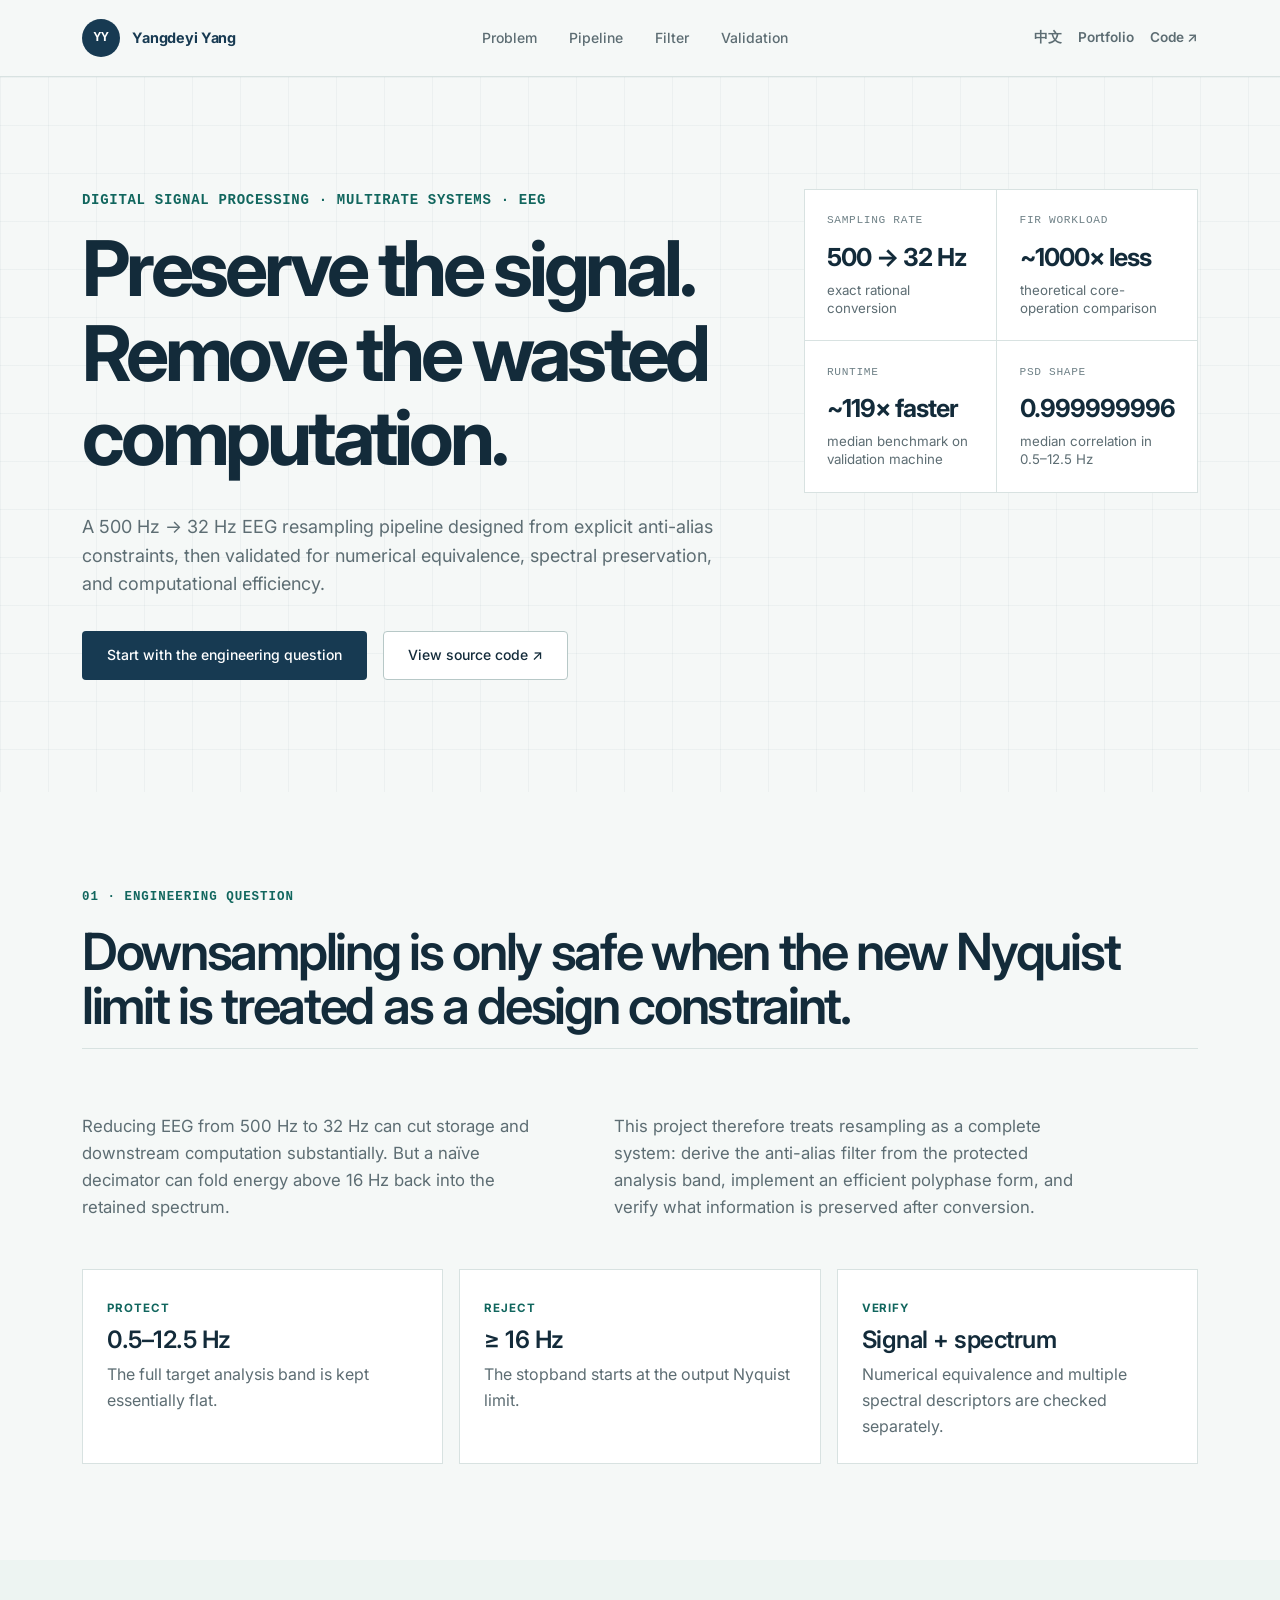
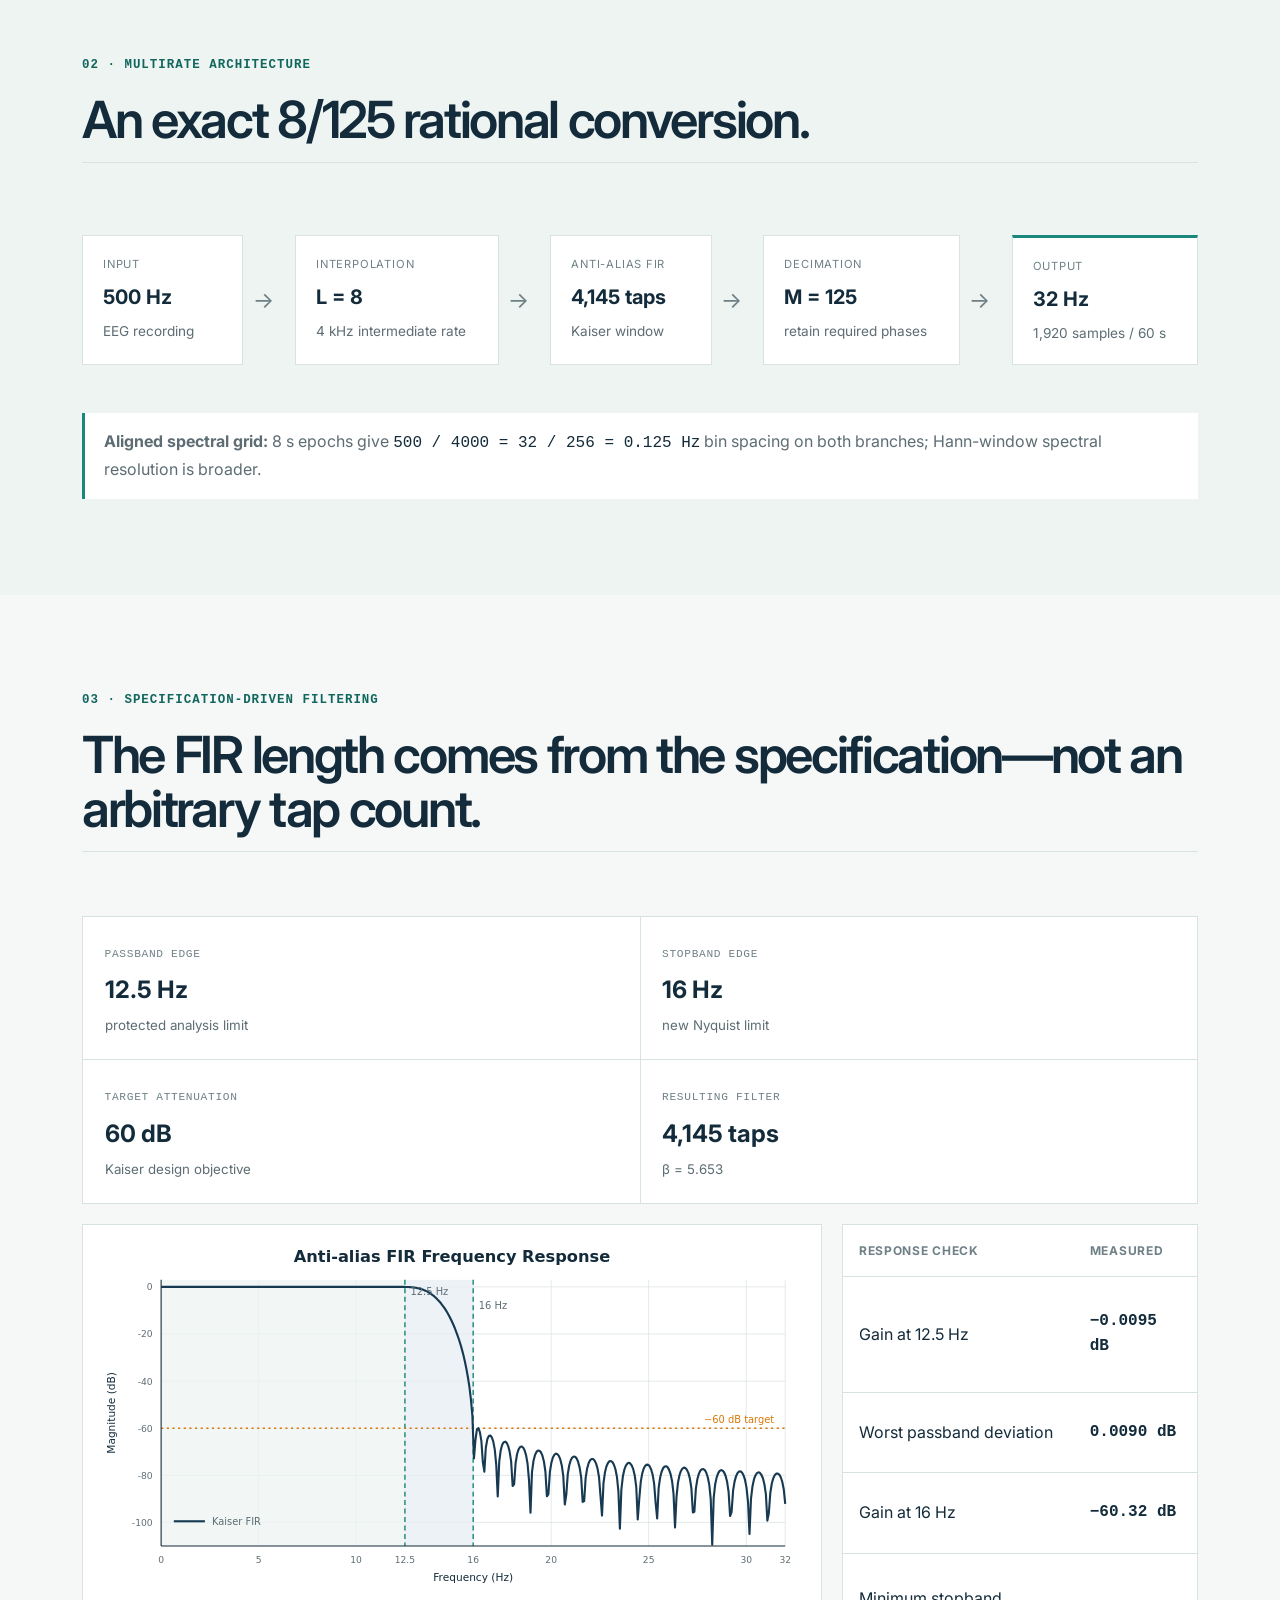
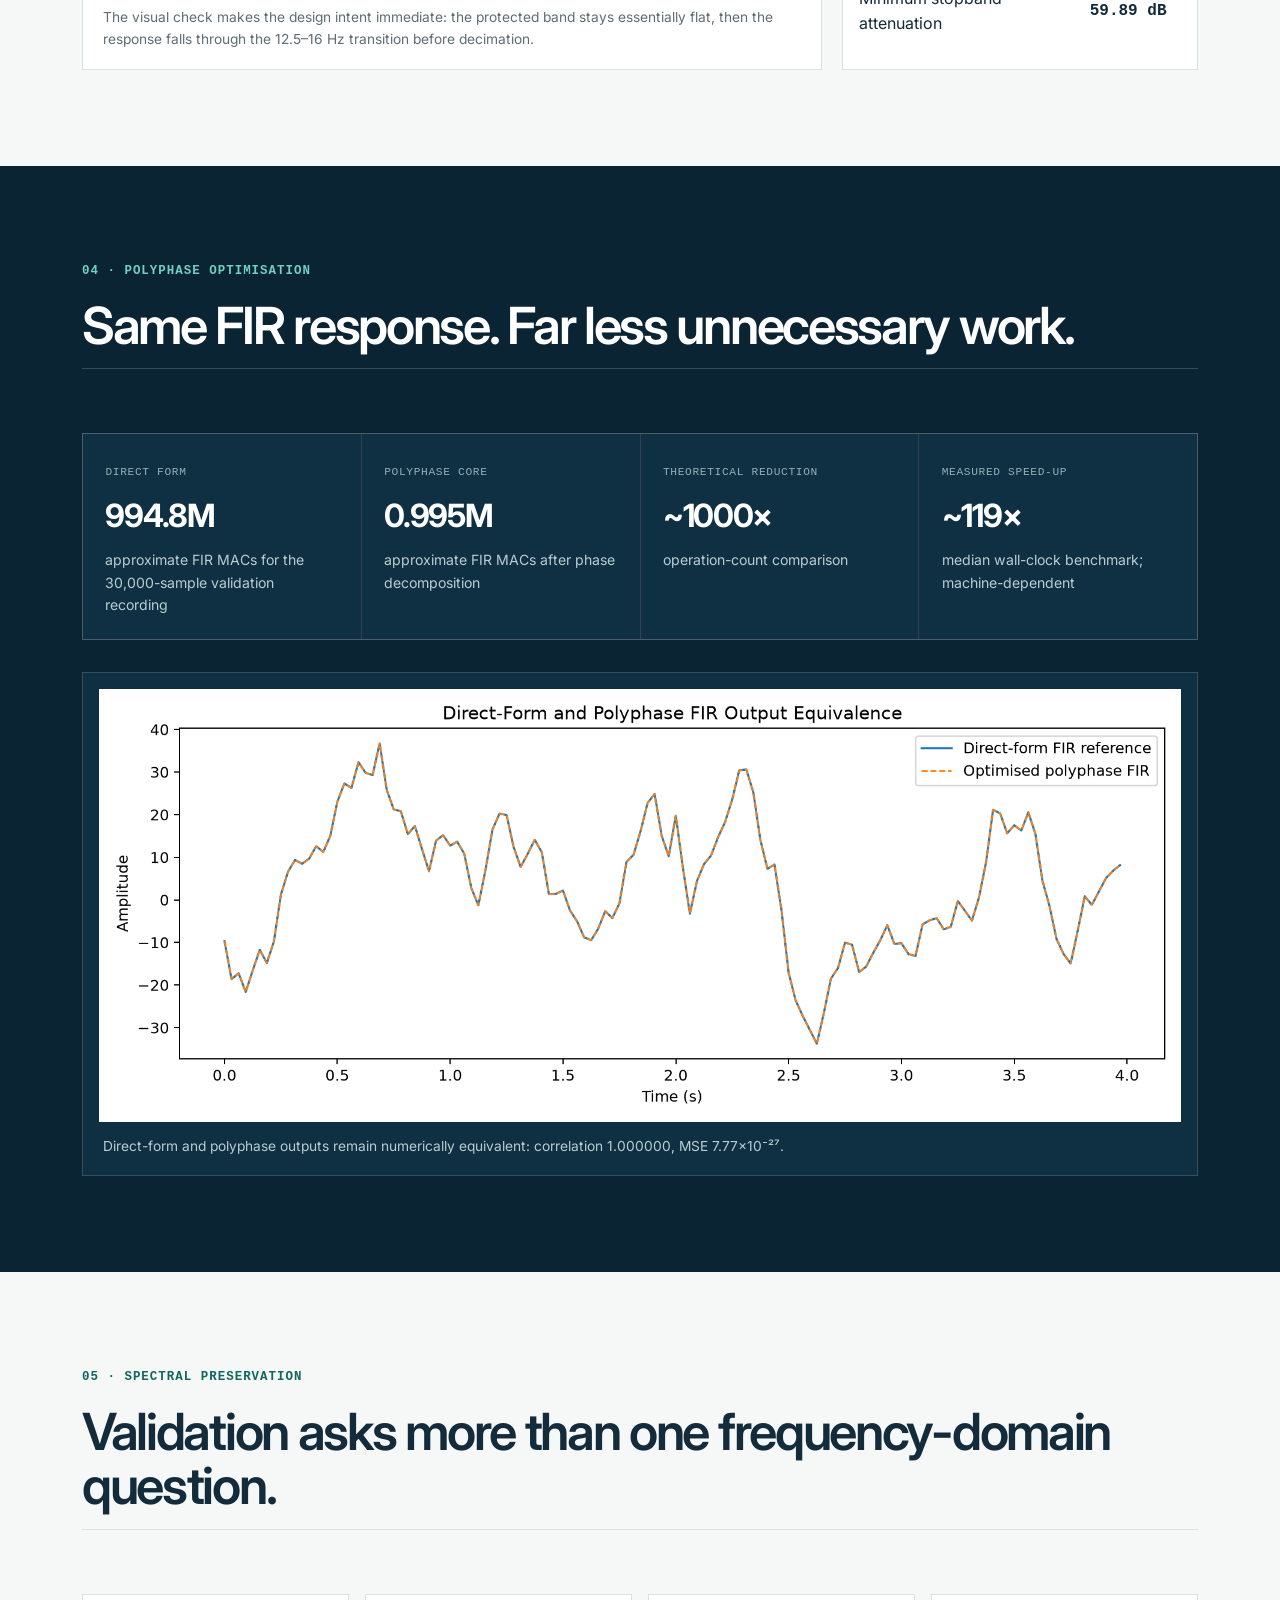
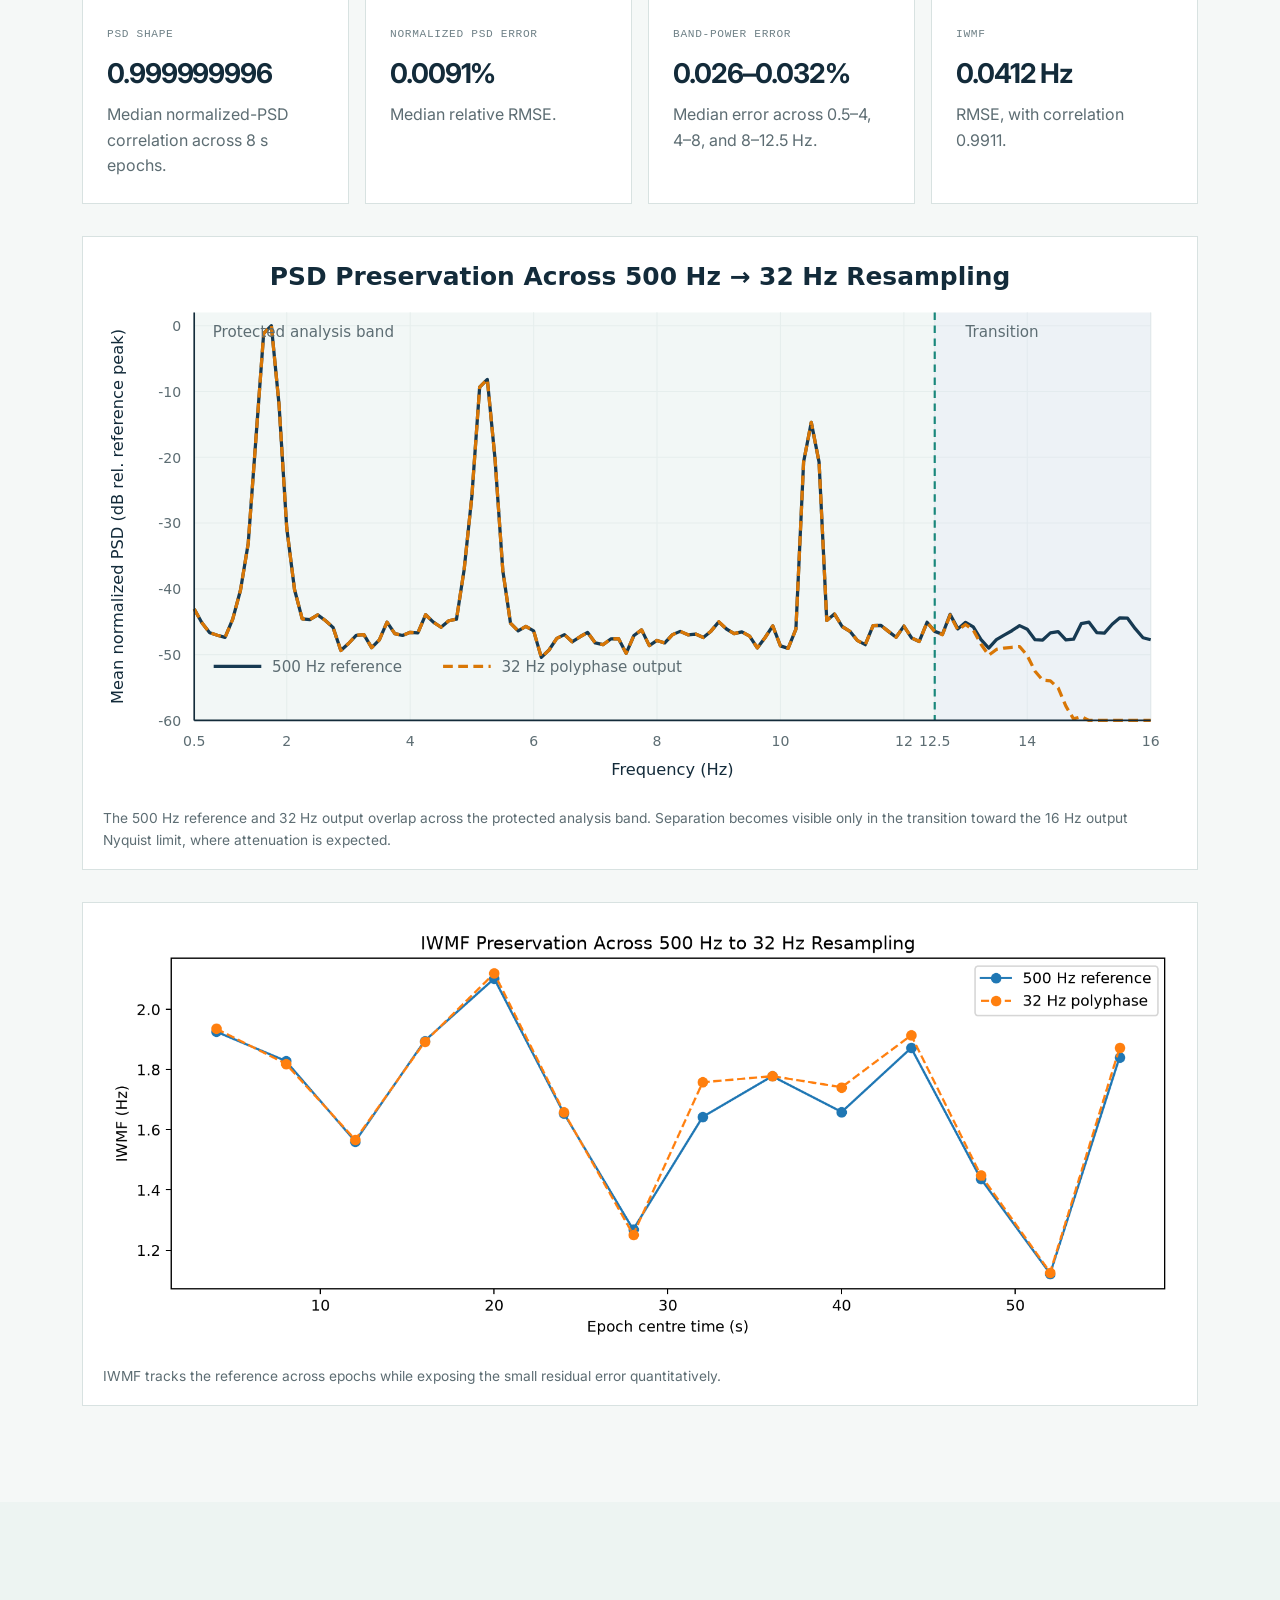
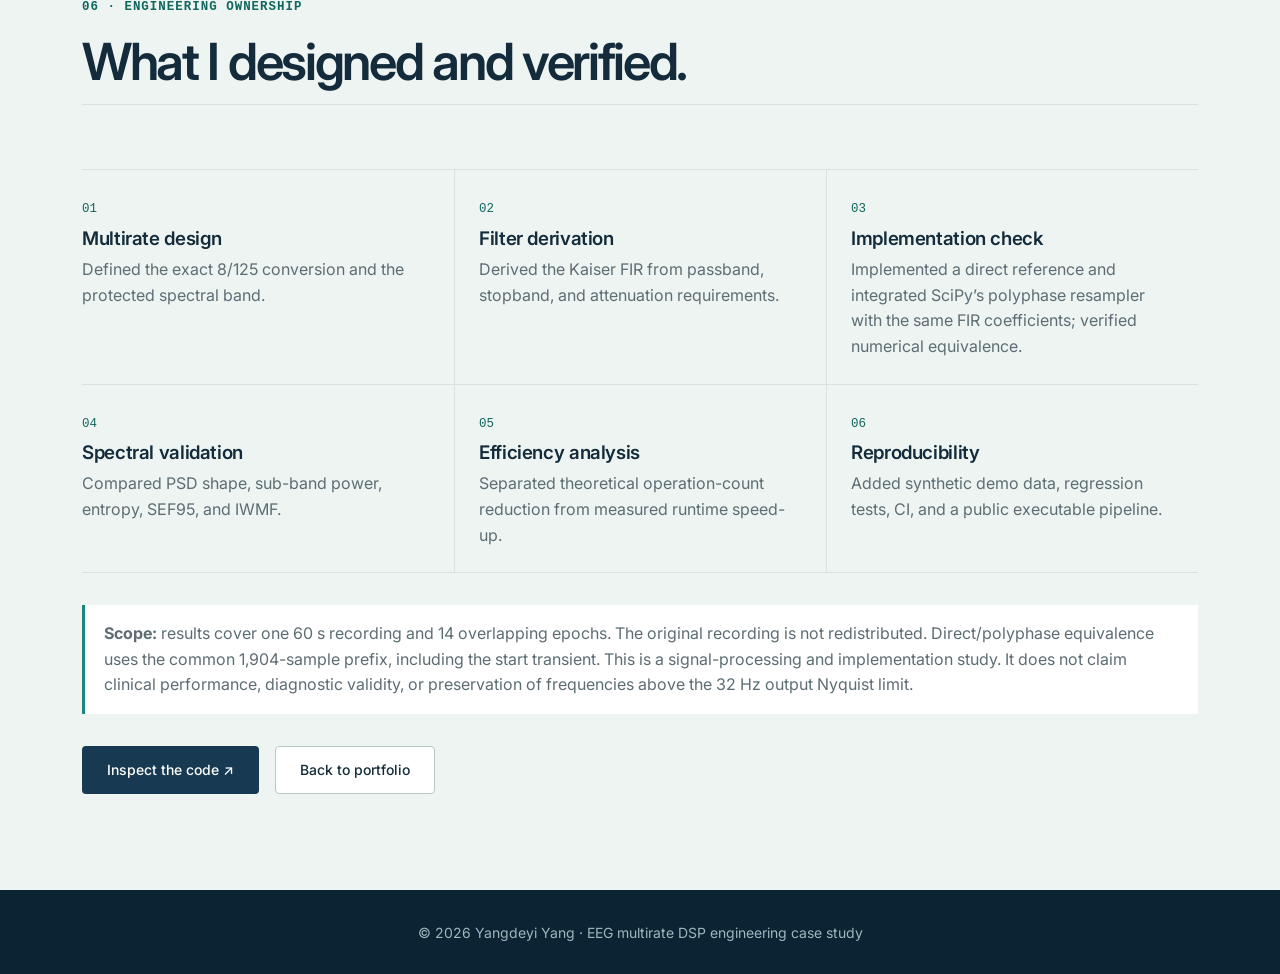
<file: eeg-multirate-dsp/index.html>
<!DOCTYPE html>
<html lang="en">
<head>
  <meta charset="UTF-8">
  <meta name="viewport" content="width=device-width, initial-scale=1.0">
  <meta name="description" content="EEG multirate DSP engineering case study: 500 Hz to 32 Hz resampling, Kaiser anti-alias FIR design, polyphase optimisation, and spectral-preservation validation.">
  <title>EEG Multirate DSP | Yangdeyi Yang</title>
  <link rel="canonical" href="https://derekamethy.github.io/eeg-multirate-dsp/">
  <link rel="icon" href="../assets/favicon.svg" type="image/svg+xml">
  <link rel="stylesheet" href="style.css">
  <link rel="preconnect" href="https://fonts.googleapis.com">
  <link rel="preconnect" href="https://fonts.gstatic.com" crossorigin>
  <link href="https://fonts.googleapis.com/css2?family=Inter:wght@300;400;500;600;700&display=swap" rel="stylesheet">
</head>
<body>
  <a class="skip-link" href="#main">Skip to content</a>
  <nav class="site-nav" aria-label="DSP case-study navigation">
    <div class="nav-container">
      <a class="nav-logo" href="#top" aria-label="DSP case study home"><span class="nav-mark">YY</span><span>Yangdeyi Yang</span></a>
      <ul class="nav-links">
        <li><a href="#problem">Problem</a></li>
        <li><a href="#pipeline">Pipeline</a></li>
        <li><a href="#filter">Filter</a></li>
        <li><a href="#validation">Validation</a></li>
      </ul>
      <div class="nav-external"><a class="language-switch" href="zh.html" lang="zh-CN">中文</a><a href="https://derekamethy.github.io/">Portfolio</a><a href="https://github.com/Derekamethy/eeg-multirate-dsp" target="_blank" rel="noopener noreferrer">Code ↗</a></div>
    </div>
  </nav>

  <main id="main">
    <section id="top" class="hero-section dsp-hero">
      <div class="container hero-grid">
        <div>
          <p class="hero-eyebrow">Digital signal processing · Multirate systems · EEG</p>
          <h1 class="hero-title">Preserve the signal.<br>Remove the wasted computation.</h1>
          <p class="hero-subtitle">A 500 Hz → 32 Hz EEG resampling pipeline designed from explicit anti-alias constraints, then validated for numerical equivalence, spectral preservation, and computational efficiency.</p>
          <div class="hero-actions">
            <a href="#problem" class="btn btn-primary">Start with the engineering question</a>
            <a href="https://github.com/Derekamethy/eeg-multirate-dsp" class="btn btn-secondary" target="_blank" rel="noopener noreferrer">View source code ↗</a>
          </div>
        </div>
        <div class="hero-metrics" aria-label="Key project metrics">
          <article><span>Sampling rate</span><strong>500 → 32 Hz</strong><small>exact rational conversion</small></article>
          <article><span>FIR workload</span><strong>~1000× less</strong><small>theoretical core-operation comparison</small></article>
          <article><span>Runtime</span><strong>~119× faster</strong><small>median benchmark on validation machine</small></article>
          <article><span>PSD shape</span><strong>0.999999996</strong><small>median correlation in 0.5–12.5 Hz</small></article>
        </div>
      </div>
    </section>

    <section id="problem" class="case-section">
      <div class="container">
        <p class="section-kicker">01 · Engineering question</p>
        <h2 class="section-title">Downsampling is only safe when the new Nyquist limit is treated as a design constraint.</h2>
        <div class="two-column-copy">
          <p>Reducing EEG from 500 Hz to 32 Hz can cut storage and downstream computation substantially. But a naïve decimator can fold energy above 16 Hz back into the retained spectrum.</p>
          <p>This project therefore treats resampling as a complete system: derive the anti-alias filter from the protected analysis band, implement an efficient polyphase form, and verify what information is preserved after conversion.</p>
        </div>
        <div class="principle-grid">
          <article><span>Protect</span><h3>0.5–12.5 Hz</h3><p>The full target analysis band is kept essentially flat.</p></article>
          <article><span>Reject</span><h3>≥ 16 Hz</h3><p>The stopband starts at the output Nyquist limit.</p></article>
          <article><span>Verify</span><h3>Signal + spectrum</h3><p>Numerical equivalence and multiple spectral descriptors are checked separately.</p></article>
        </div>
      </div>
    </section>

    <section id="pipeline" class="case-section bg-light">
      <div class="container">
        <p class="section-kicker">02 · Multirate architecture</p>
        <h2 class="section-title">An exact 8/125 rational conversion.</h2>
        <div class="pipeline-flow" aria-label="DSP pipeline">
          <article><span>Input</span><strong>500 Hz</strong><p>EEG recording</p></article><i>→</i>
          <article><span>Interpolation</span><strong>L = 8</strong><p>4 kHz intermediate rate</p></article><i>→</i>
          <article><span>Anti-alias FIR</span><strong>4,145 taps</strong><p>Kaiser window</p></article><i>→</i>
          <article><span>Decimation</span><strong>M = 125</strong><p>retain required phases</p></article><i>→</i>
          <article class="pipeline-output"><span>Output</span><strong>32 Hz</strong><p>1,920 samples / 60 s</p></article>
        </div>
        <div class="resolution-note"><strong>Aligned spectral grid:</strong> 8 s epochs give <code>500 / 4000 = 32 / 256 = 0.125 Hz</code> bin spacing on both branches; Hann-window spectral resolution is broader.</div>
      </div>
    </section>

    <section id="filter" class="case-section">
      <div class="container">
        <p class="section-kicker">03 · Specification-driven filtering</p>
        <h2 class="section-title">The FIR length comes from the specification—not an arbitrary tap count.</h2>
        <div class="spec-cards">
          <article><span>Passband edge</span><strong>12.5 Hz</strong><small>protected analysis limit</small></article>
          <article><span>Stopband edge</span><strong>16 Hz</strong><small>new Nyquist limit</small></article>
          <article><span>Target attenuation</span><strong>60 dB</strong><small>Kaiser design objective</small></article>
          <article><span>Resulting filter</span><strong>4,145 taps</strong><small>β = 5.653</small></article>
        </div>
        <div class="filter-proof-grid">
          <figure class="evidence-figure">
            <a class="evidence-link" href="assets/fir_frequency_response.svg" target="_blank" rel="noopener noreferrer" aria-label="Open the FIR frequency-response figure at full size"><img src="assets/fir_frequency_response.svg" alt="Anti-alias Kaiser FIR frequency response with the 12.5 Hz passband edge, 16 Hz stopband edge, and minus 60 dB target" loading="lazy"></a>
            <figcaption>The visual check makes the design intent immediate: the protected band stays essentially flat, then the response falls through the 12.5–16 Hz transition before decimation.</figcaption>
          </figure>
          <div class="spec-table-wrap">
            <table class="metric-table">
              <thead><tr><th>Response check</th><th>Measured</th></tr></thead>
              <tbody>
                <tr><td>Gain at 12.5 Hz</td><td>−0.0095 dB</td></tr>
                <tr><td>Worst passband deviation</td><td>0.0090 dB</td></tr>
                <tr><td>Gain at 16 Hz</td><td>−60.32 dB</td></tr>
                <tr><td>Minimum stopband attenuation</td><td>59.89 dB</td></tr>
              </tbody>
            </table>
          </div>
        </div>
      </div>
    </section>

    <section id="polyphase" class="case-section dark-section">
      <div class="container">
        <p class="section-kicker light-kicker">04 · Polyphase optimisation</p>
        <h2 class="section-title light-title">Same FIR response. Far less unnecessary work.</h2>
        <div class="complexity-grid">
          <article><span>Direct form</span><strong>994.8M</strong><p>approximate FIR MACs for the 30,000-sample validation recording</p></article>
          <article><span>Polyphase core</span><strong>0.995M</strong><p>approximate FIR MACs after phase decomposition</p></article>
          <article><span>Theoretical reduction</span><strong>~1000×</strong><p>operation-count comparison</p></article>
          <article><span>Measured speed-up</span><strong>~119×</strong><p>median wall-clock benchmark; machine-dependent</p></article>
        </div>
        <figure class="evidence-figure dark-figure"><img src="assets/resampling_equivalence.png" alt="Direct-form and polyphase resampling outputs overlaid across the common valid region"><figcaption>Direct-form and polyphase outputs remain numerically equivalent: correlation 1.000000, MSE 7.77×10⁻²⁷.</figcaption></figure>
      </div>
    </section>

    <section id="validation" class="case-section">
      <div class="container">
        <p class="section-kicker">05 · Spectral preservation</p>
        <h2 class="section-title">Validation asks more than one frequency-domain question.</h2>
        <div class="validation-grid">
          <article class="validation-card"><span>PSD shape</span><strong>0.999999996</strong><p>Median normalized-PSD correlation across 8 s epochs.</p></article>
          <article class="validation-card"><span>Normalized PSD error</span><strong>0.0091%</strong><p>Median relative RMSE.</p></article>
          <article class="validation-card"><span>Band-power error</span><strong>0.026–0.032%</strong><p>Median error across 0.5–4, 4–8, and 8–12.5 Hz.</p></article>
          <article class="validation-card"><span>IWMF</span><strong>0.0412 Hz</strong><p>RMSE, with correlation 0.9911.</p></article>
        </div>
        <div class="validation-evidence-grid">
          <figure class="evidence-figure primary-evidence">
            <a class="evidence-link" href="assets/psd_band_preservation.svg" target="_blank" rel="noopener noreferrer" aria-label="Open the PSD preservation figure at full size"><img src="assets/psd_band_preservation.svg" alt="Mean normalized PSD before and after resampling, with the protected 0.5 to 12.5 Hz analysis band and the transition to 16 Hz marked" loading="lazy"></a>
            <figcaption>The 500 Hz reference and 32 Hz output overlap across the protected analysis band. Separation becomes visible only in the transition toward the 16 Hz output Nyquist limit, where attenuation is expected.</figcaption>
          </figure>
          <figure class="evidence-figure secondary-evidence">
            <a class="evidence-link" href="assets/iwmf_preservation.png" target="_blank" rel="noopener noreferrer" aria-label="Open the IWMF preservation figure at full size"><img src="assets/iwmf_preservation.png" alt="IWMF feature values before and after resampling across epochs" loading="lazy"></a>
            <figcaption>IWMF tracks the reference across epochs while exposing the small residual error quantitatively.</figcaption>
          </figure>
        </div>
      </div>
    </section>

    <section class="case-section bg-light">
      <div class="container">
        <p class="section-kicker">06 · Engineering ownership</p>
        <h2 class="section-title">What I designed and verified.</h2>
        <div class="ownership-list">
          <article><span>01</span><h3>Multirate design</h3><p>Defined the exact 8/125 conversion and the protected spectral band.</p></article>
          <article><span>02</span><h3>Filter derivation</h3><p>Derived the Kaiser FIR from passband, stopband, and attenuation requirements.</p></article>
          <article><span>03</span><h3>Implementation check</h3><p>Implemented a direct reference and integrated SciPy’s polyphase resampler with the same FIR coefficients; verified numerical equivalence.</p></article>
          <article><span>04</span><h3>Spectral validation</h3><p>Compared PSD shape, sub-band power, entropy, SEF95, and IWMF.</p></article>
          <article><span>05</span><h3>Efficiency analysis</h3><p>Separated theoretical operation-count reduction from measured runtime speed-up.</p></article>
          <article><span>06</span><h3>Reproducibility</h3><p>Added synthetic demo data, regression tests, CI, and a public executable pipeline.</p></article>
        </div>
        <div class="scope-note"><strong>Scope:</strong> results cover one 60 s recording and 14 overlapping epochs. The original recording is not redistributed. Direct/polyphase equivalence uses the common 1,904-sample prefix, including the start transient. This is a signal-processing and implementation study. It does not claim clinical performance, diagnostic validity, or preservation of frequencies above the 32 Hz output Nyquist limit.</div>
        <div class="closing-actions"><a href="https://github.com/Derekamethy/eeg-multirate-dsp" class="btn btn-primary" target="_blank" rel="noopener noreferrer">Inspect the code ↗</a><a href="https://derekamethy.github.io/" class="btn btn-secondary">Back to portfolio</a></div>
      </div>
    </section>
  </main>

  <footer class="site-footer"><div class="container"><p>© 2026 Yangdeyi Yang · EEG multirate DSP engineering case study</p></div></footer>

  <!-- Privacy-first site analytics: page views, visitors, referrers, and navigation paths. -->
  <script async data-hostname="derekamethy.github.io" src="https://scripts.simpleanalyticscdn.com/latest.js"></script>
</body>
</html>
</file>
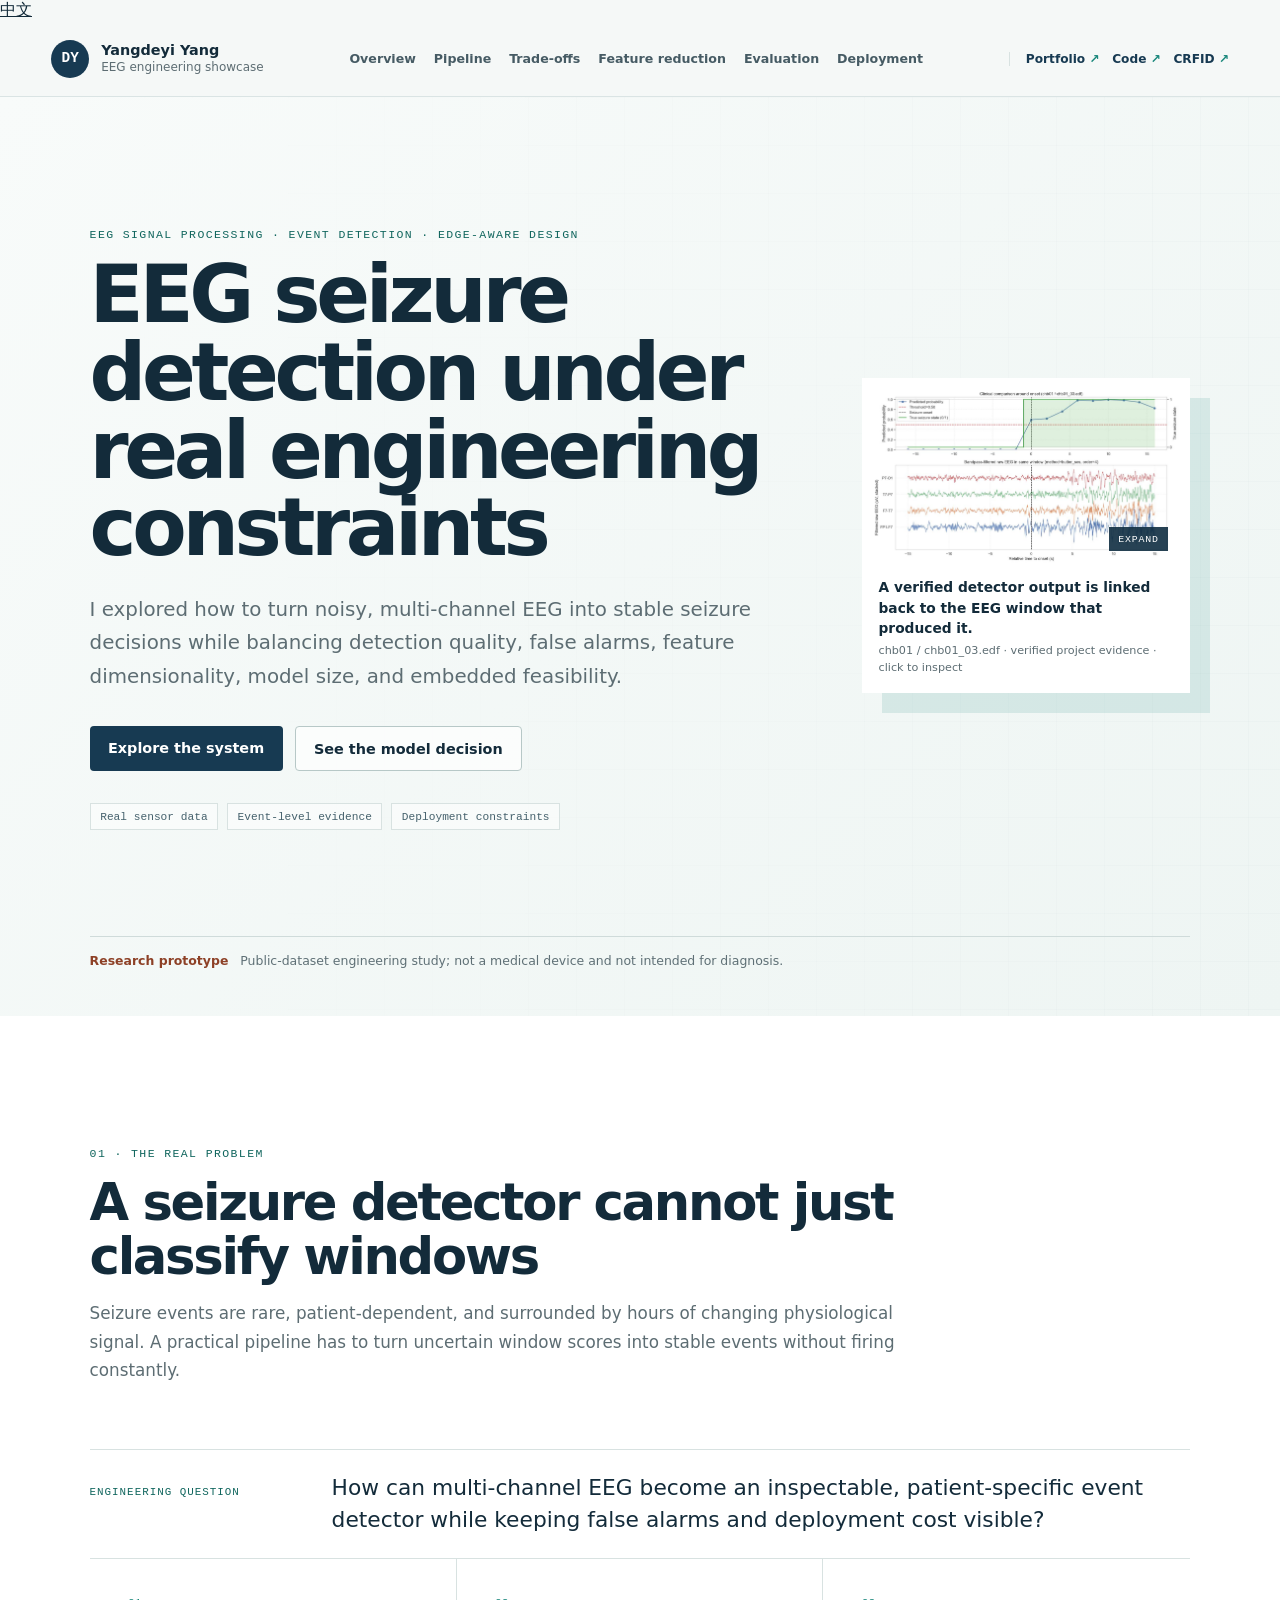
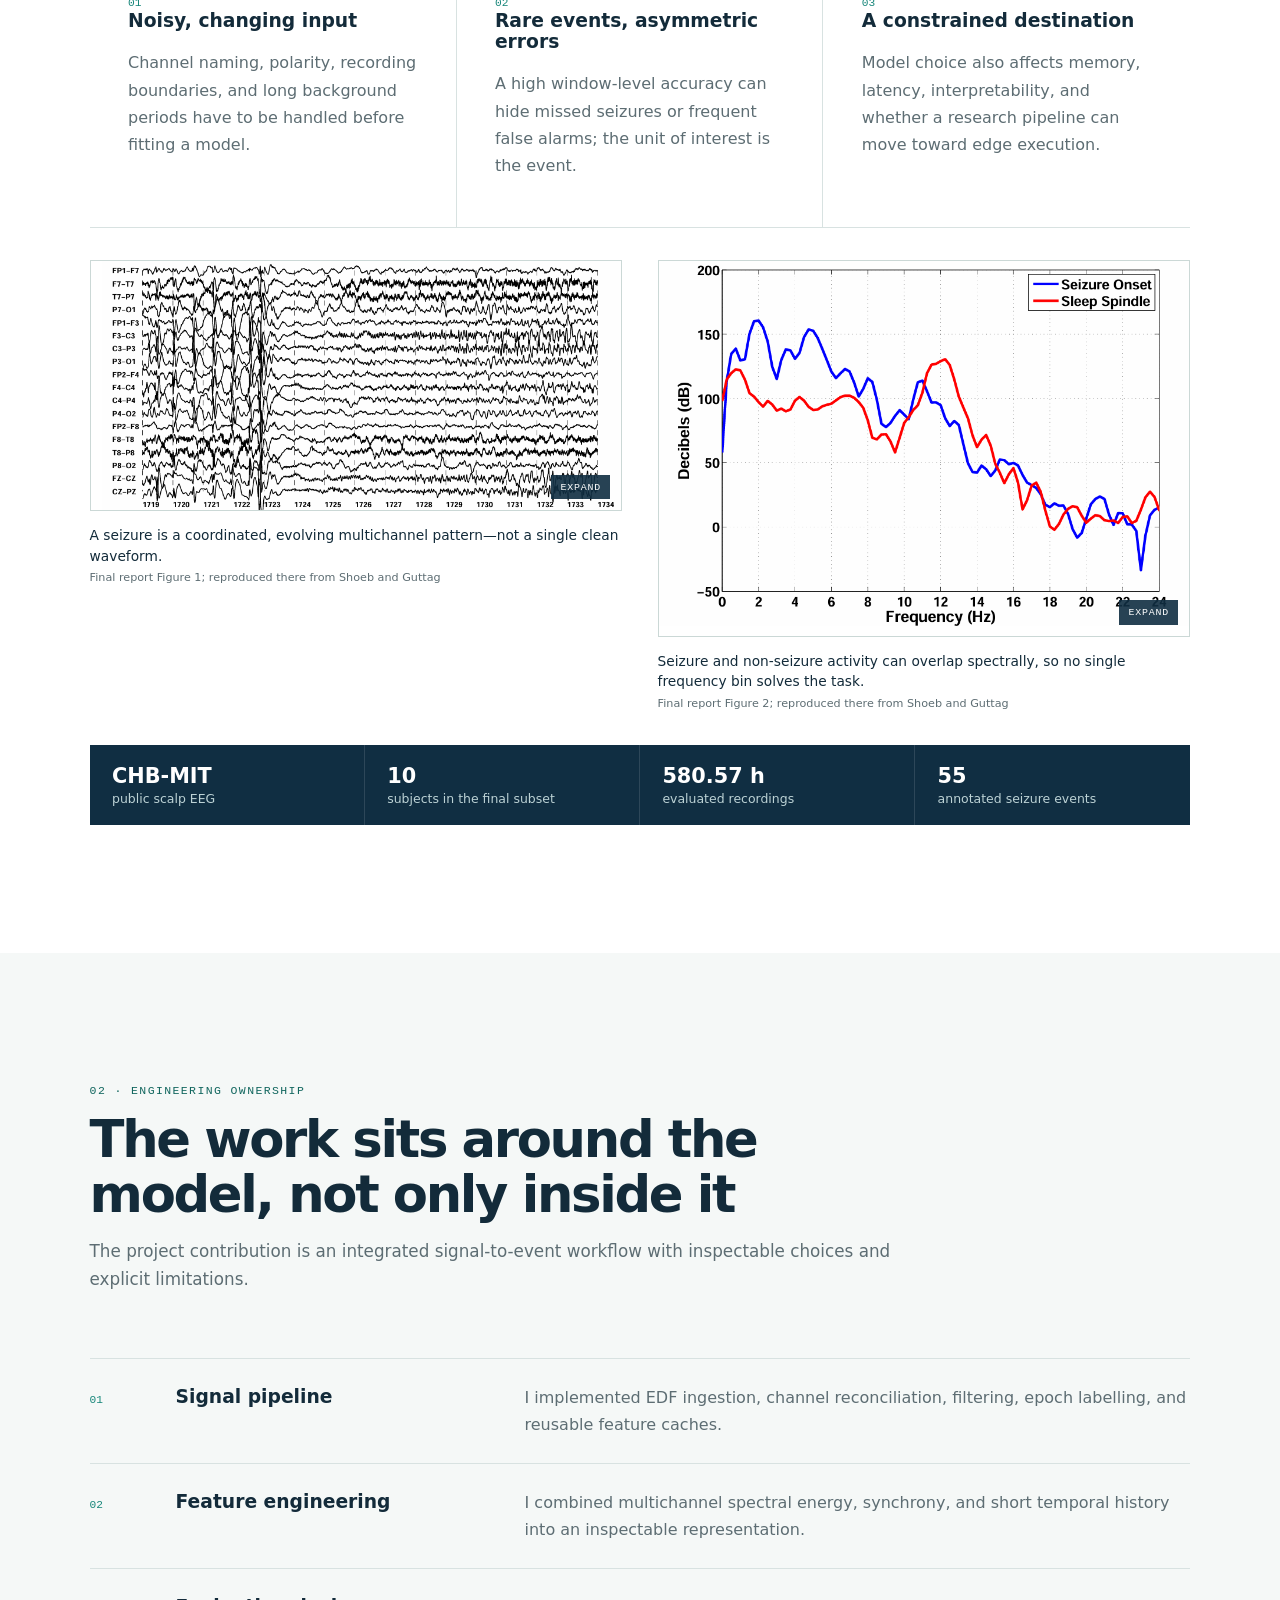
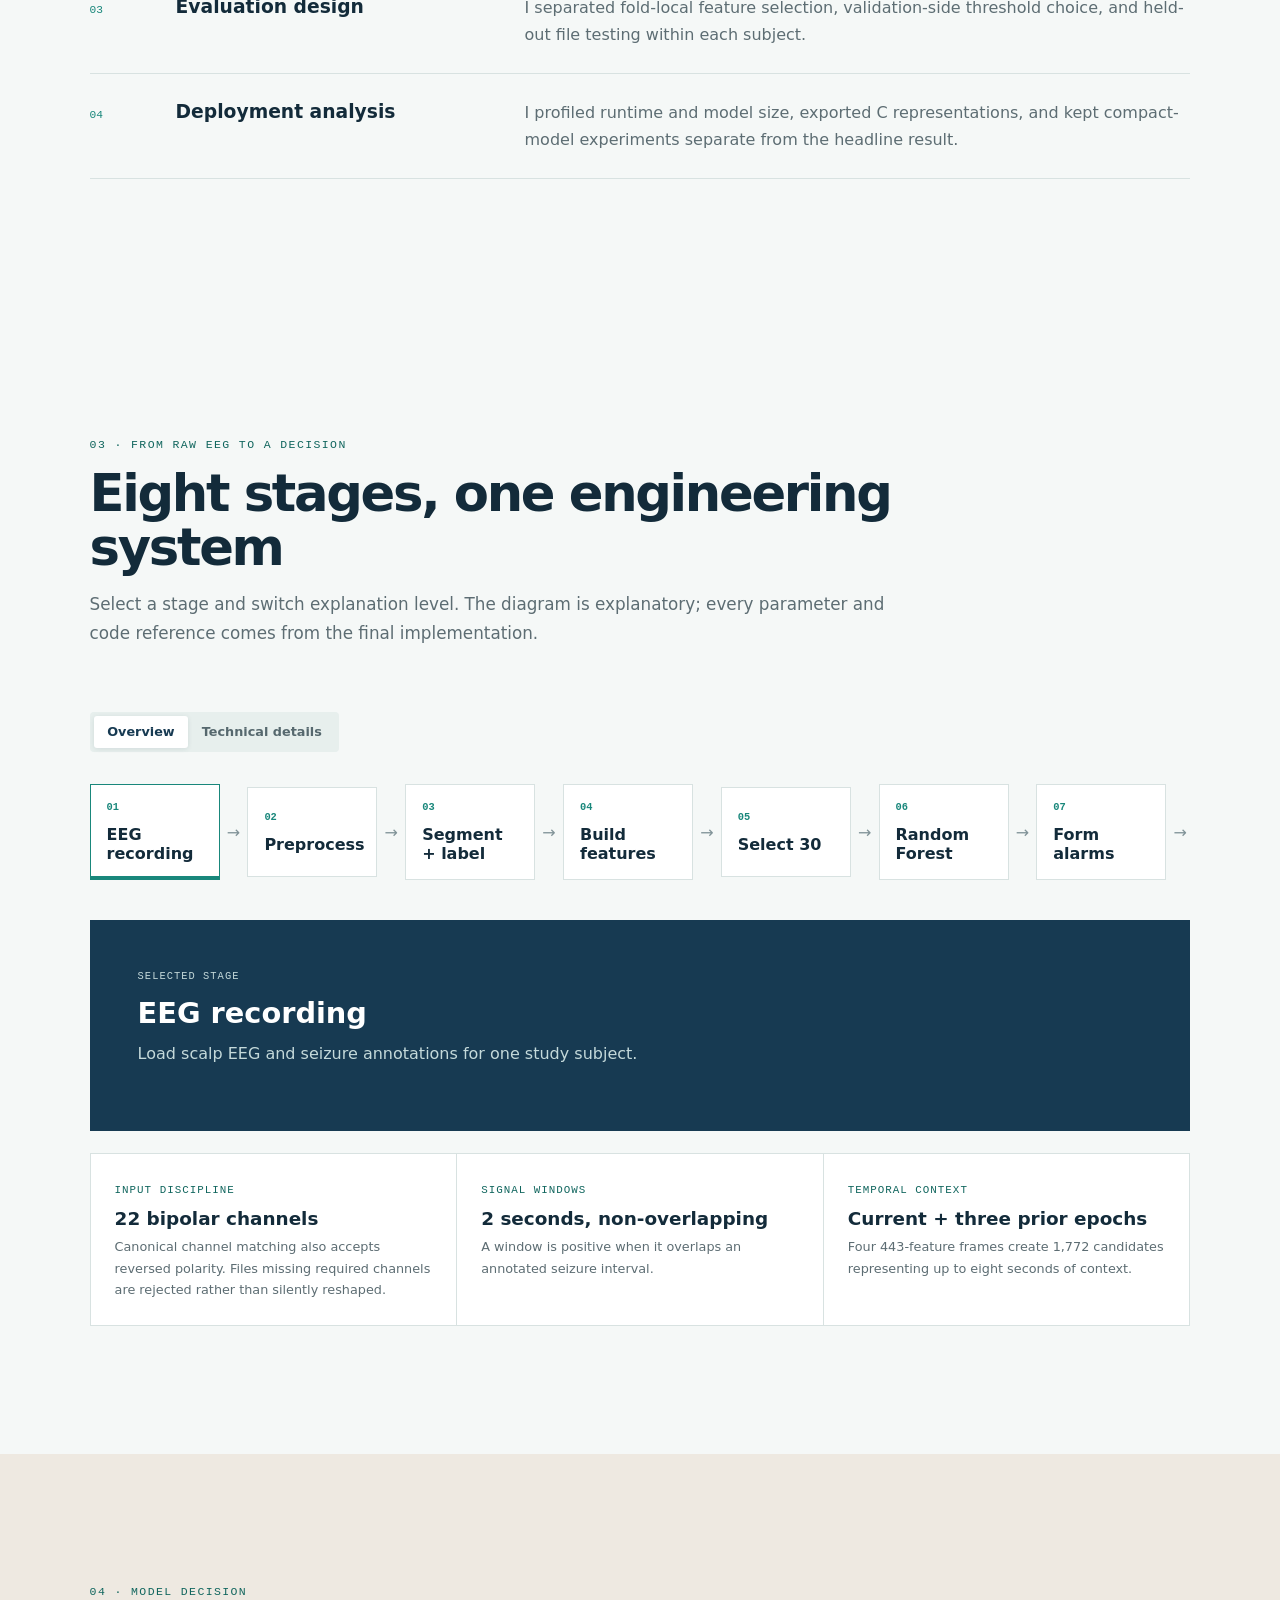
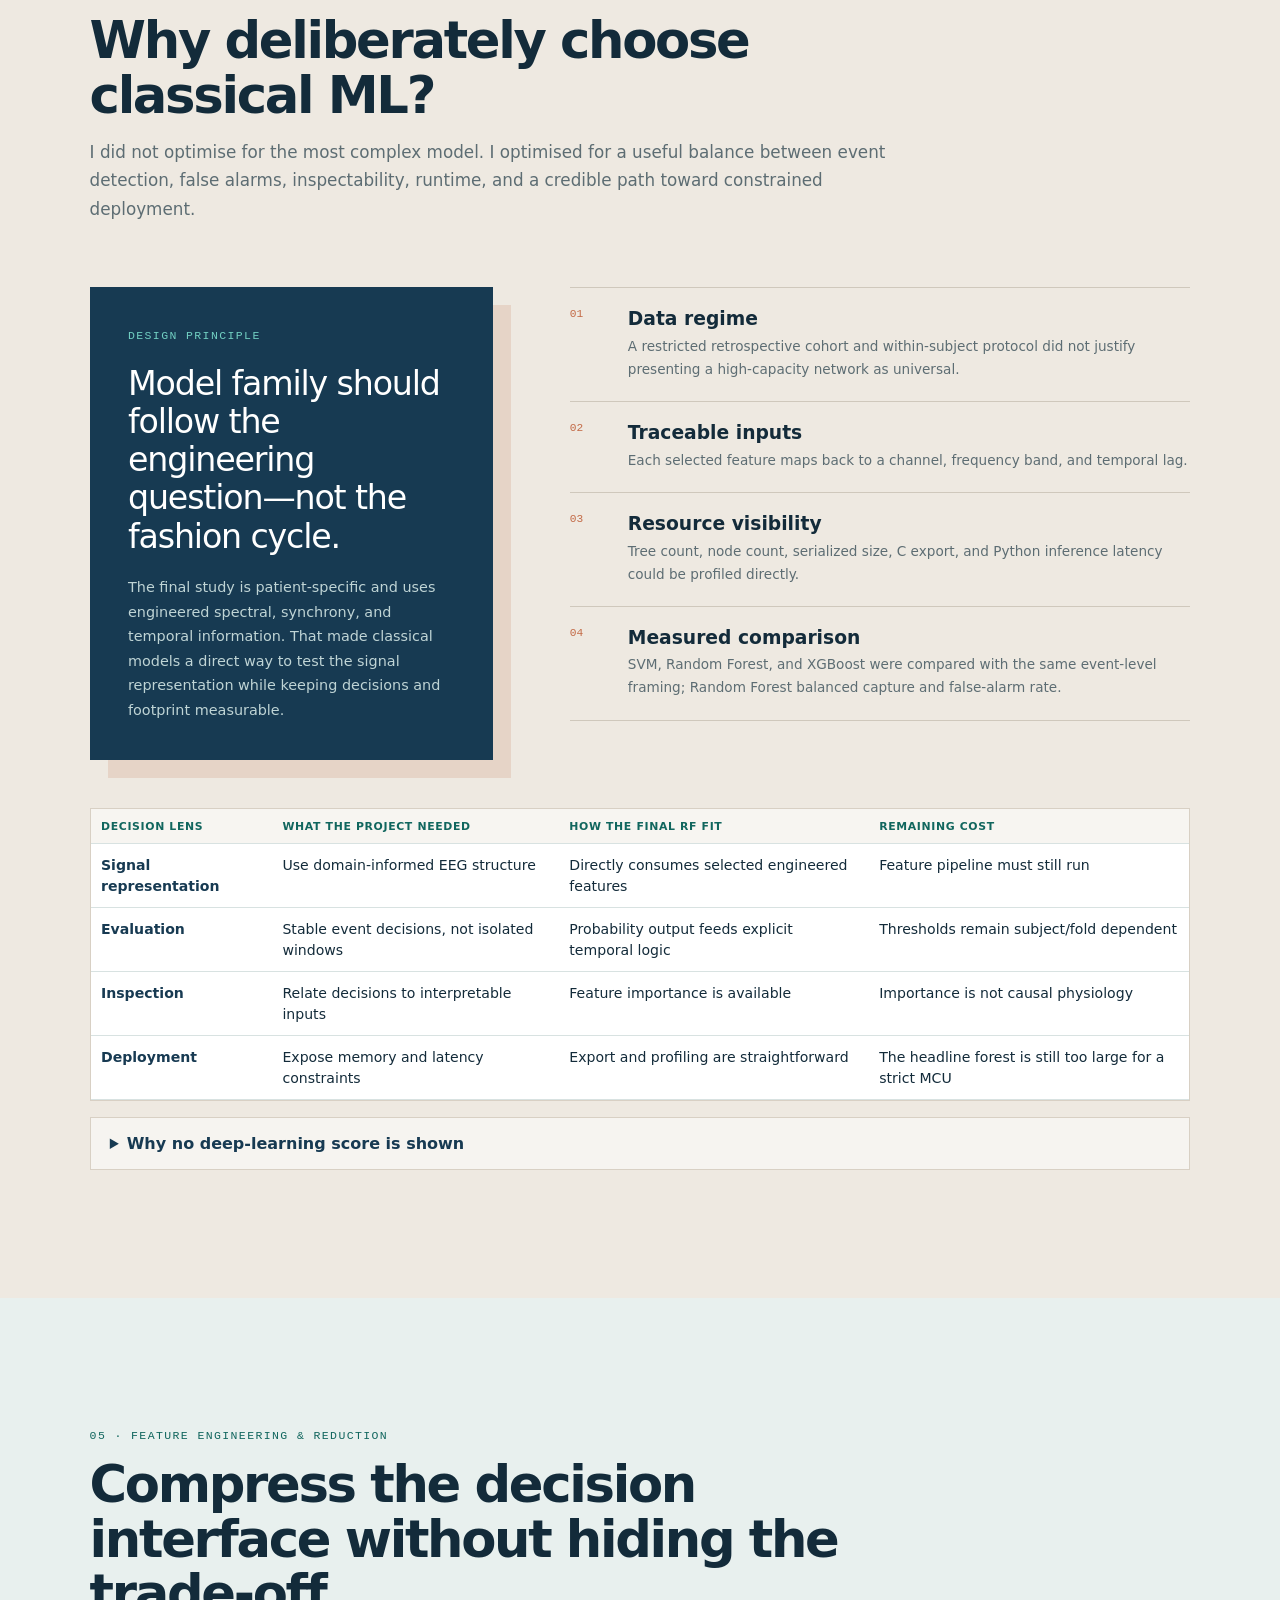
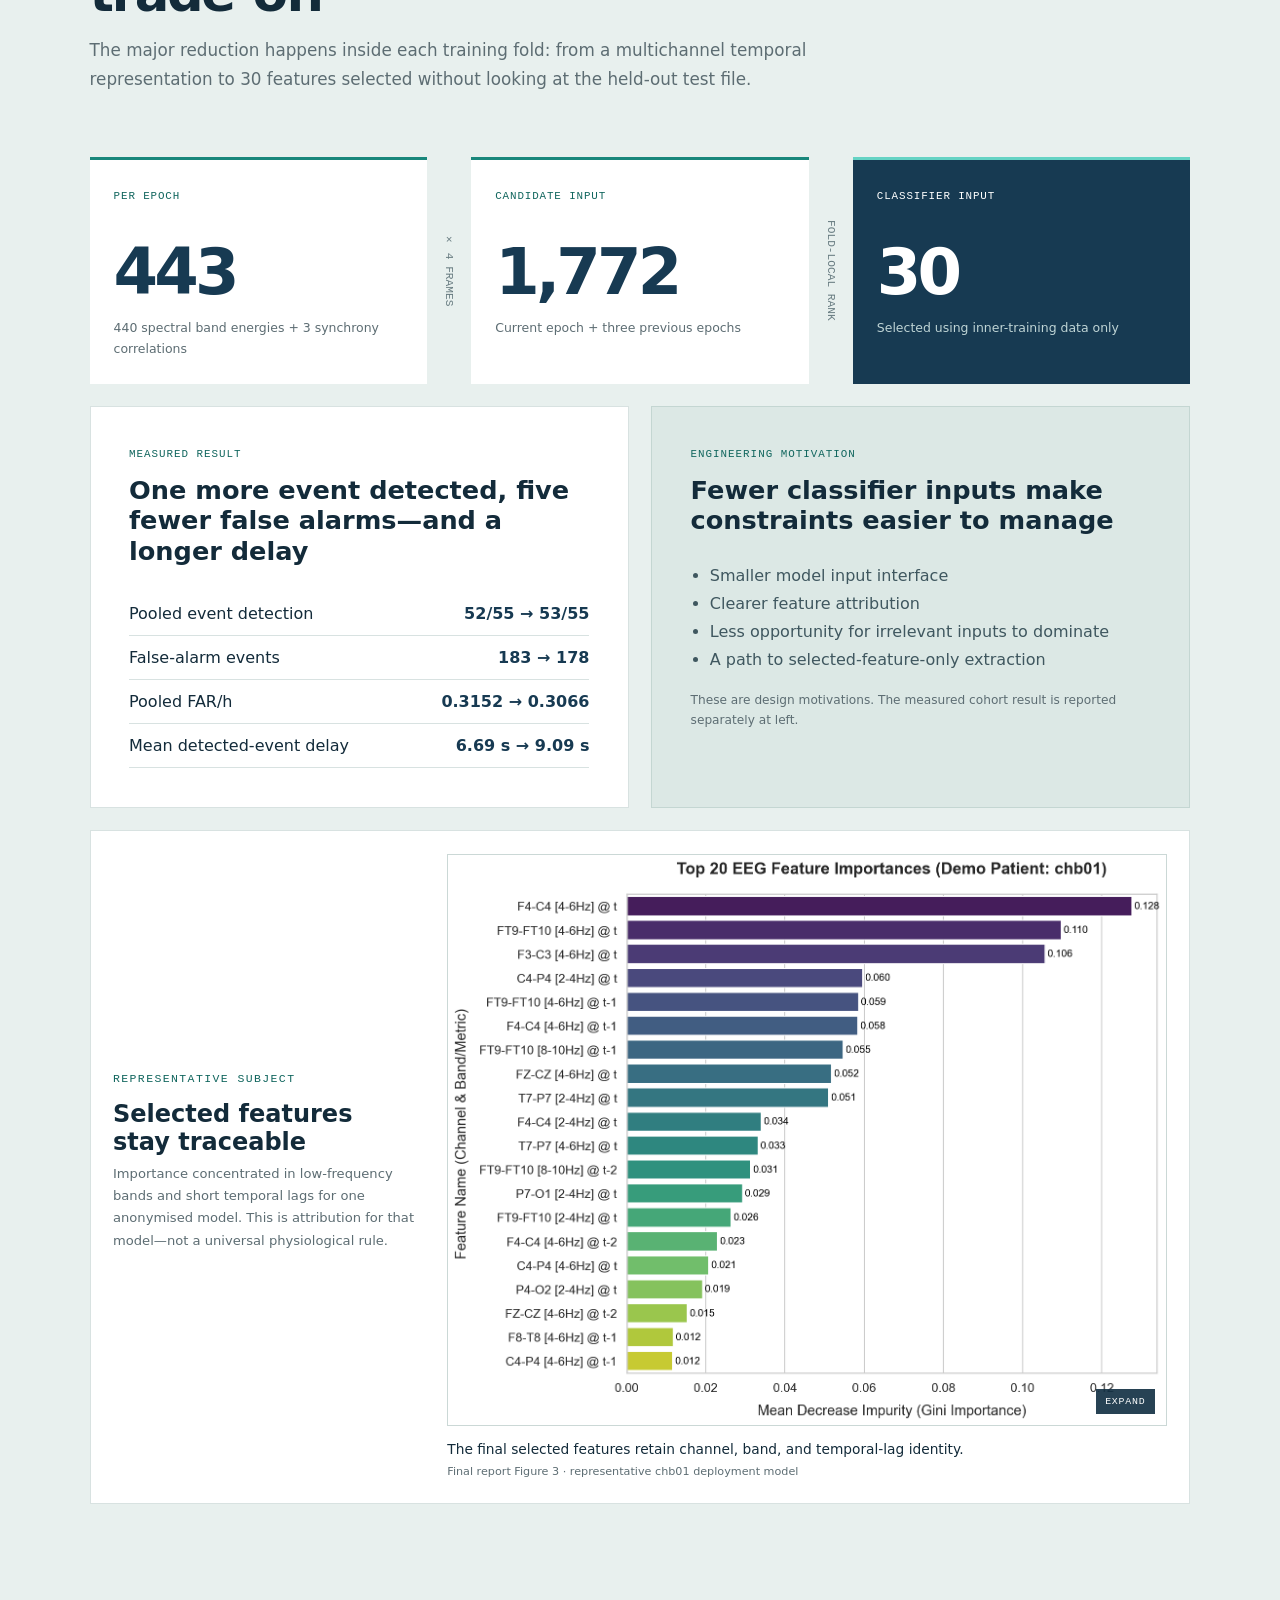
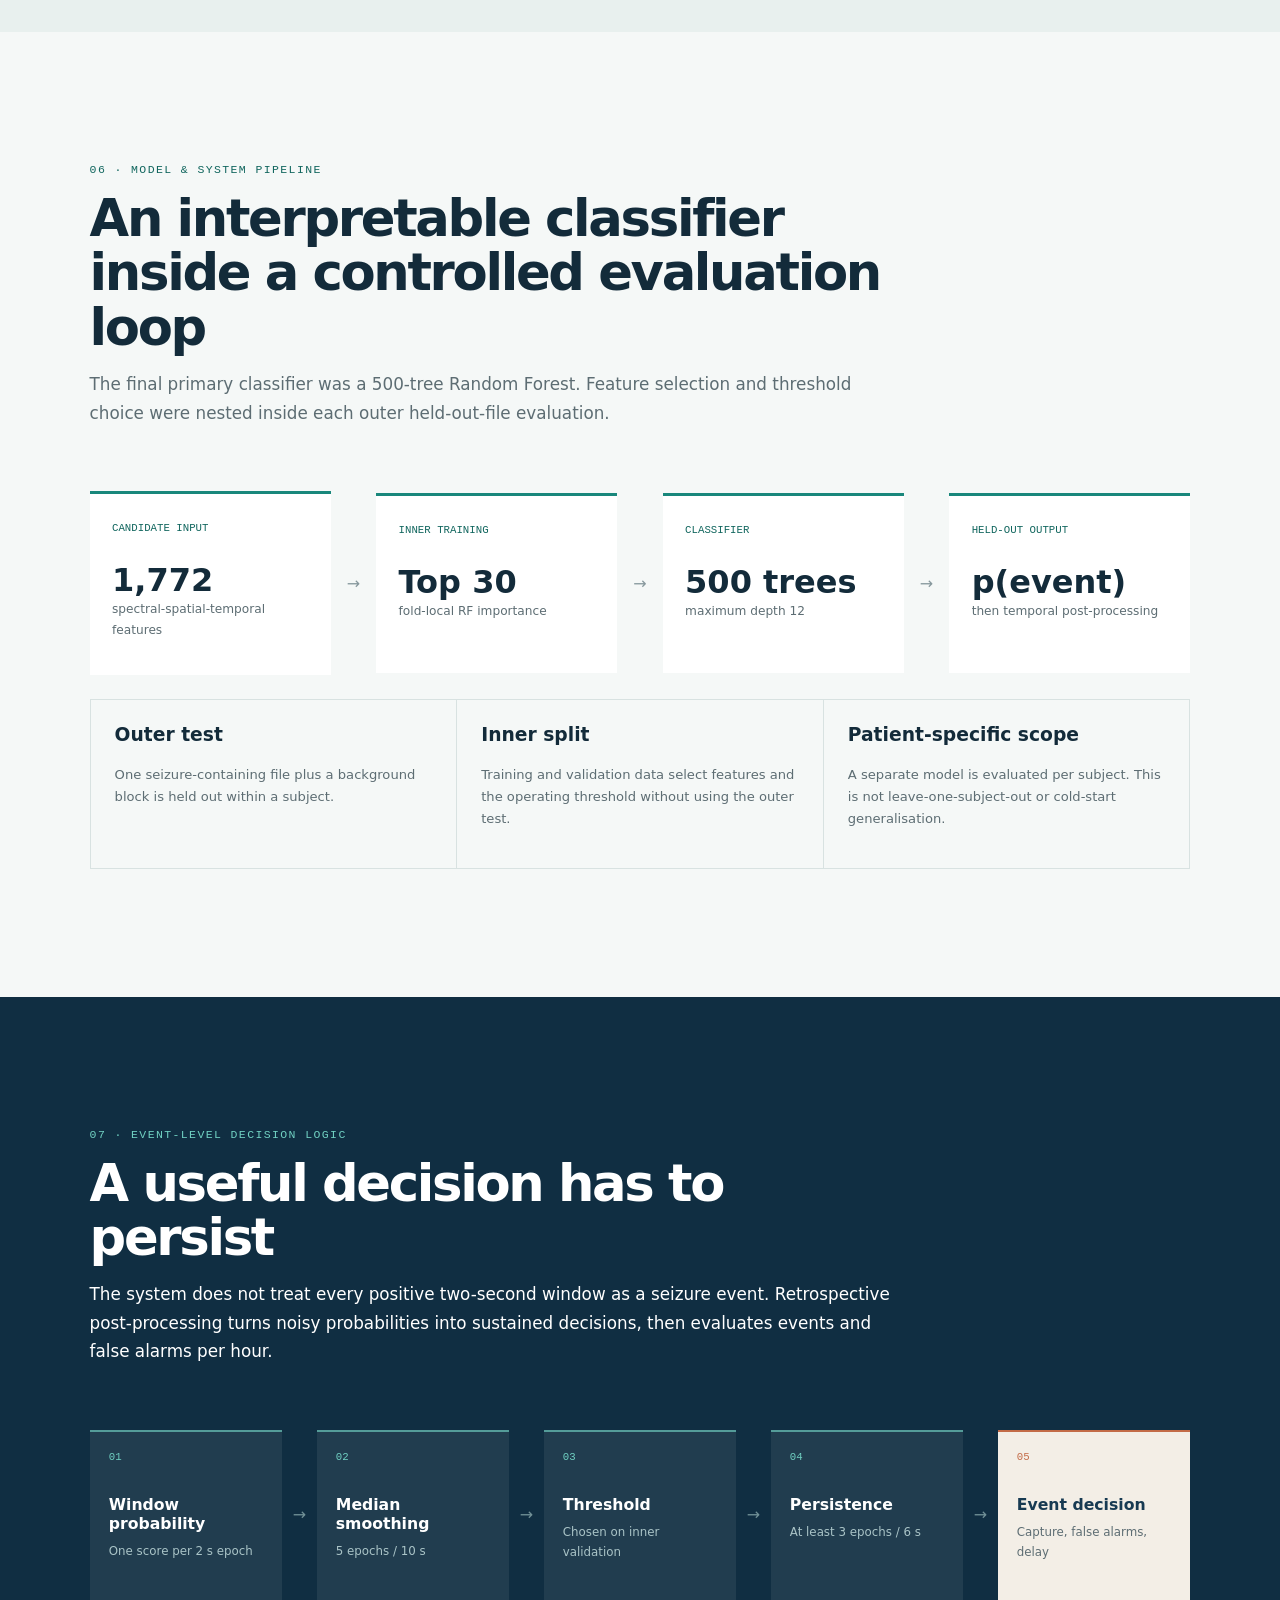
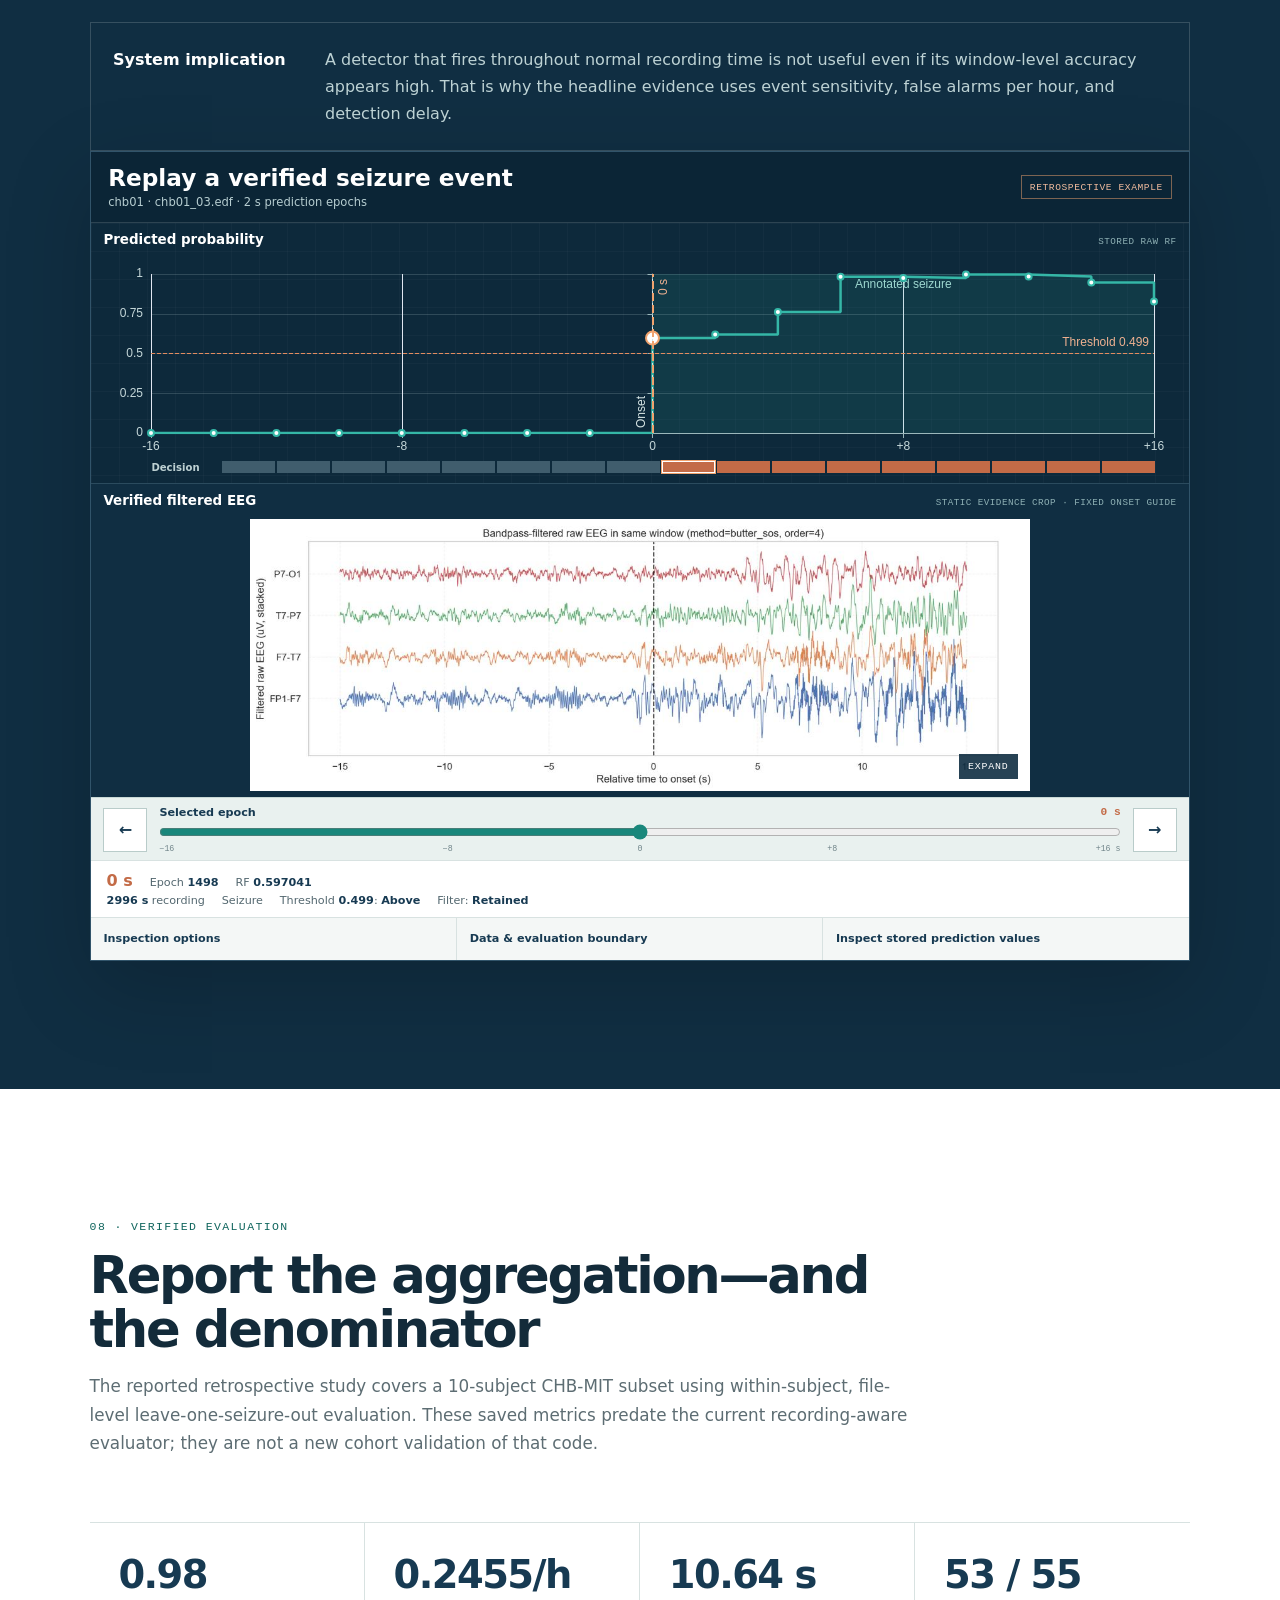
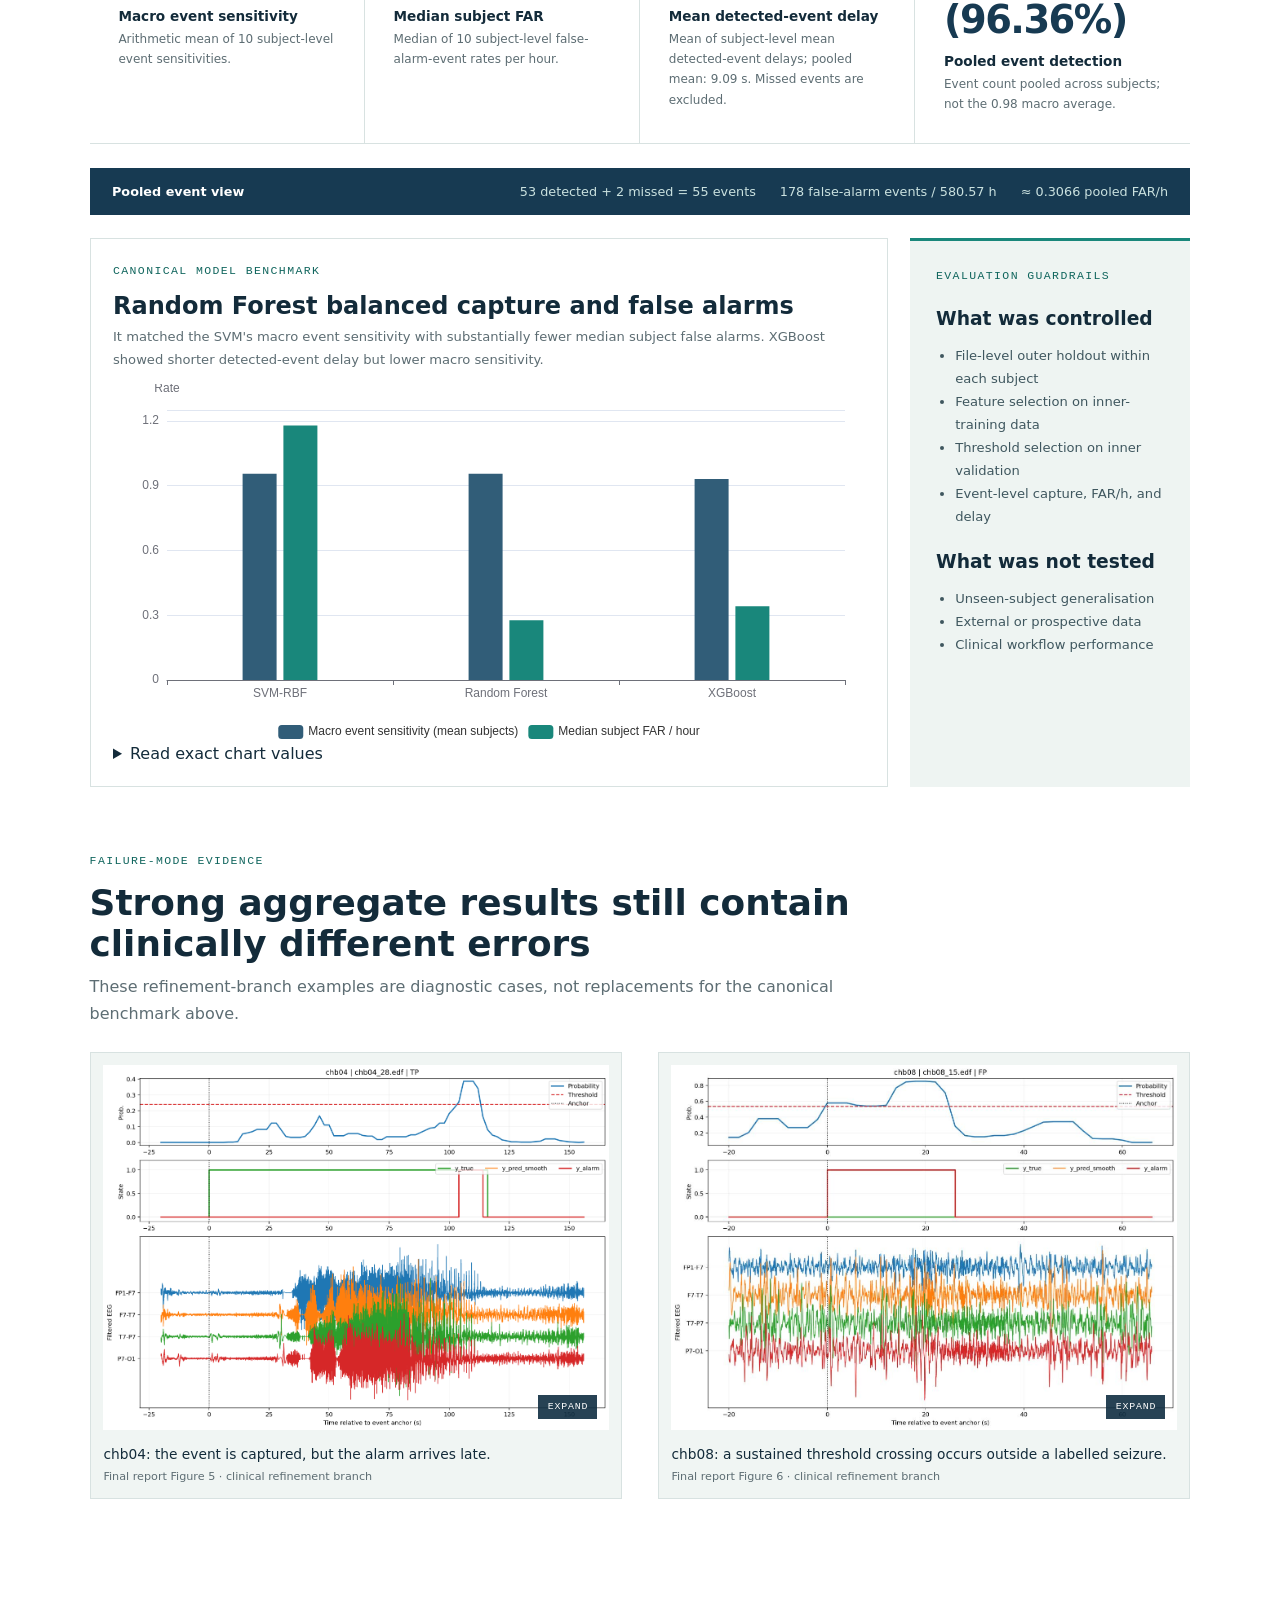
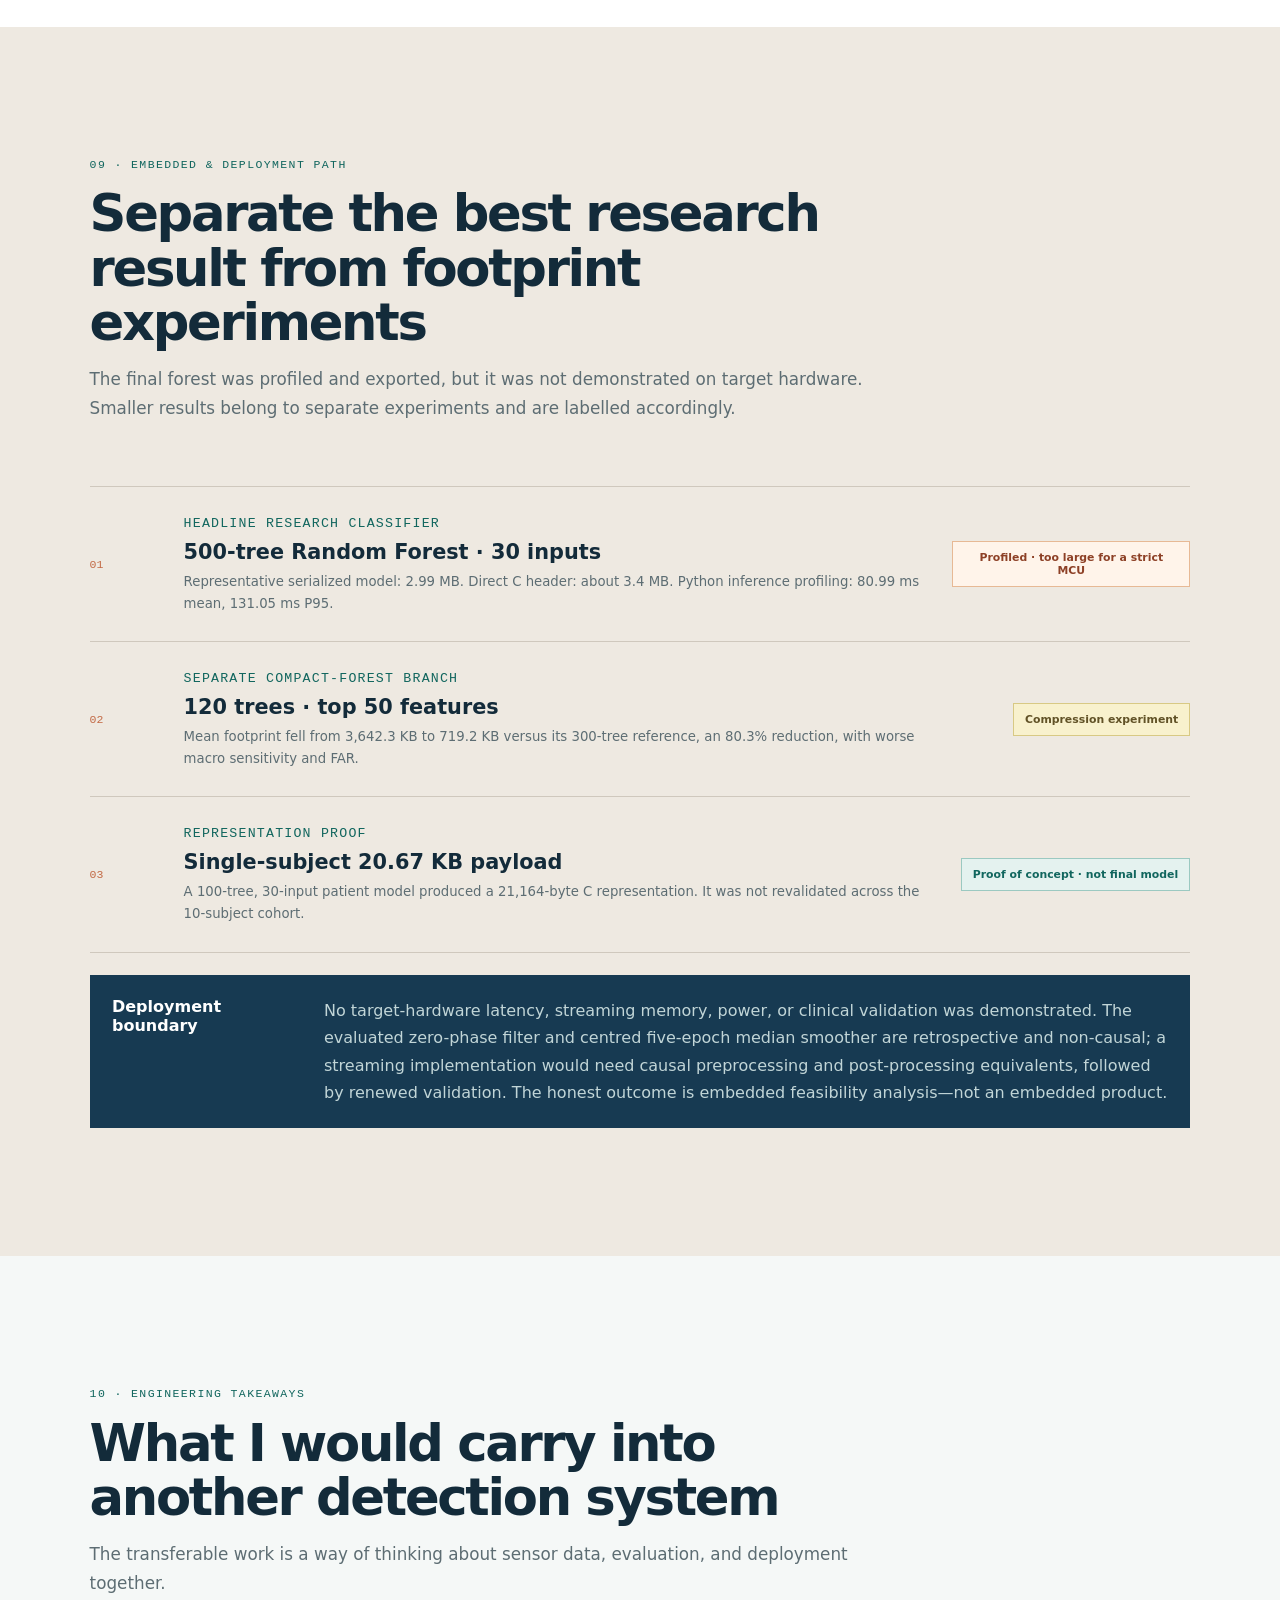
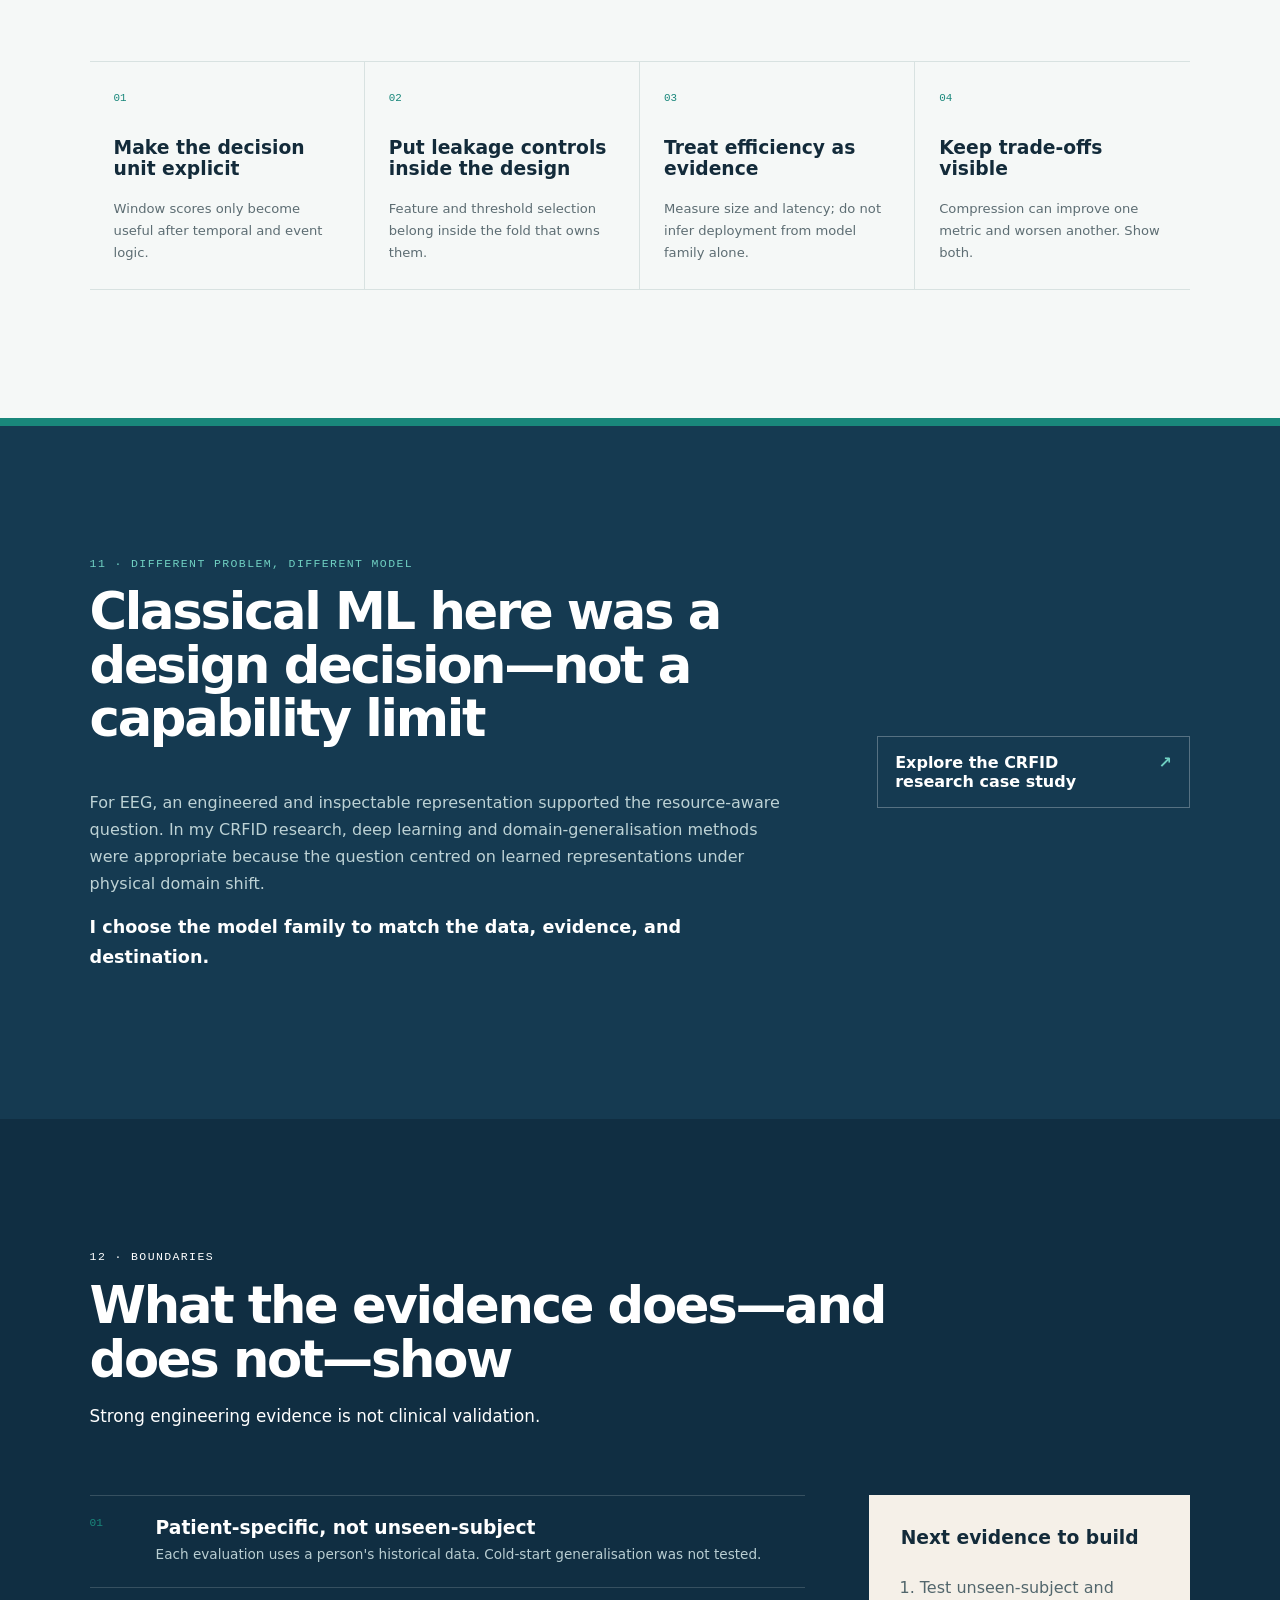
<file: EEG-seizure-detection-website/index.html>
<!doctype html>
<html lang="en">
  <head>
    <meta charset="UTF-8" />
    <meta name="viewport" content="width=device-width, initial-scale=1.0" />
    <meta name="description" content="Yangdeyi Yang's EEG engineering case study: a signal-to-event pipeline balancing seizure detection, false alarms, feature reduction, model size, and embedded feasibility." />
    <meta name="theme-color" content="#f4f8f8" />
    <link rel="canonical" href="https://derekamethy.github.io/EEG-seizure-detection-website/" />
    <meta property="og:title" content="EEG Seizure Detection Under Real Engineering Constraints" />
    <meta property="og:description" content="A patient-specific EEG engineering case study covering signal processing, event-level evaluation, model trade-offs, and embedded feasibility." />
    <meta property="og:type" content="website" />
    <meta property="og:url" content="https://derekamethy.github.io/EEG-seizure-detection-website/" />
    <meta property="og:image" content="https://derekamethy.github.io/EEG-seizure-detection-website/evidence/chb01-clinical-case.png" />
    <meta property="og:image:alt" content="Retrospective EEG detection example with probability, annotations and filtered channels" />
    <meta name="twitter:card" content="summary_large_image" />
    <meta name="twitter:title" content="EEG Seizure Detection Under Real Engineering Constraints" />
    <meta name="twitter:description" content="A patient-specific EEG engineering case study covering signal processing, event-level evaluation, model trade-offs, and embedded feasibility." />
    <meta name="twitter:image" content="https://derekamethy.github.io/EEG-seizure-detection-website/evidence/chb01-clinical-case.png" />
    <meta name="twitter:image:alt" content="Retrospective EEG detection example with probability, annotations and filtered channels" />
    <link rel="icon" href="data:image/svg+xml,<svg xmlns=%22http://www.w3.org/2000/svg%22 viewBox=%220 0 64 64%22><rect width=%2264%22 height=%2264%22 rx=%2214%22 fill=%22%23173a52%22/><path d=%22M8 34h11l5-14 8 29 7-22 5 7h12%22 fill=%22none%22 stroke=%22%235fd5c6%22 stroke-width=%224%22 stroke-linejoin=%22round%22/></svg>" />
    <title>EEG Seizure Detection | Yangdeyi Yang</title>
    <script type="module" crossorigin src="/EEG-seizure-detection-website/assets/index-Cp76DyGO.js"></script>
    <link rel="modulepreload" crossorigin href="/EEG-seizure-detection-website/assets/charts-DOZ8R0l1.js">
    <link rel="stylesheet" crossorigin href="/EEG-seizure-detection-website/assets/index-CC2mXU44.css">
  </head>
  <body>
    <a class="case-language-switch" href="zh.html" lang="zh-CN">中文</a>
    <div id="root"></div>

  
  <!-- Privacy-first site analytics: page views, visitors, referrers, and navigation paths. -->
  <script async data-hostname="derekamethy.github.io" src="https://scripts.simpleanalyticscdn.com/latest.js"></script>
</body>
</html>
</file>
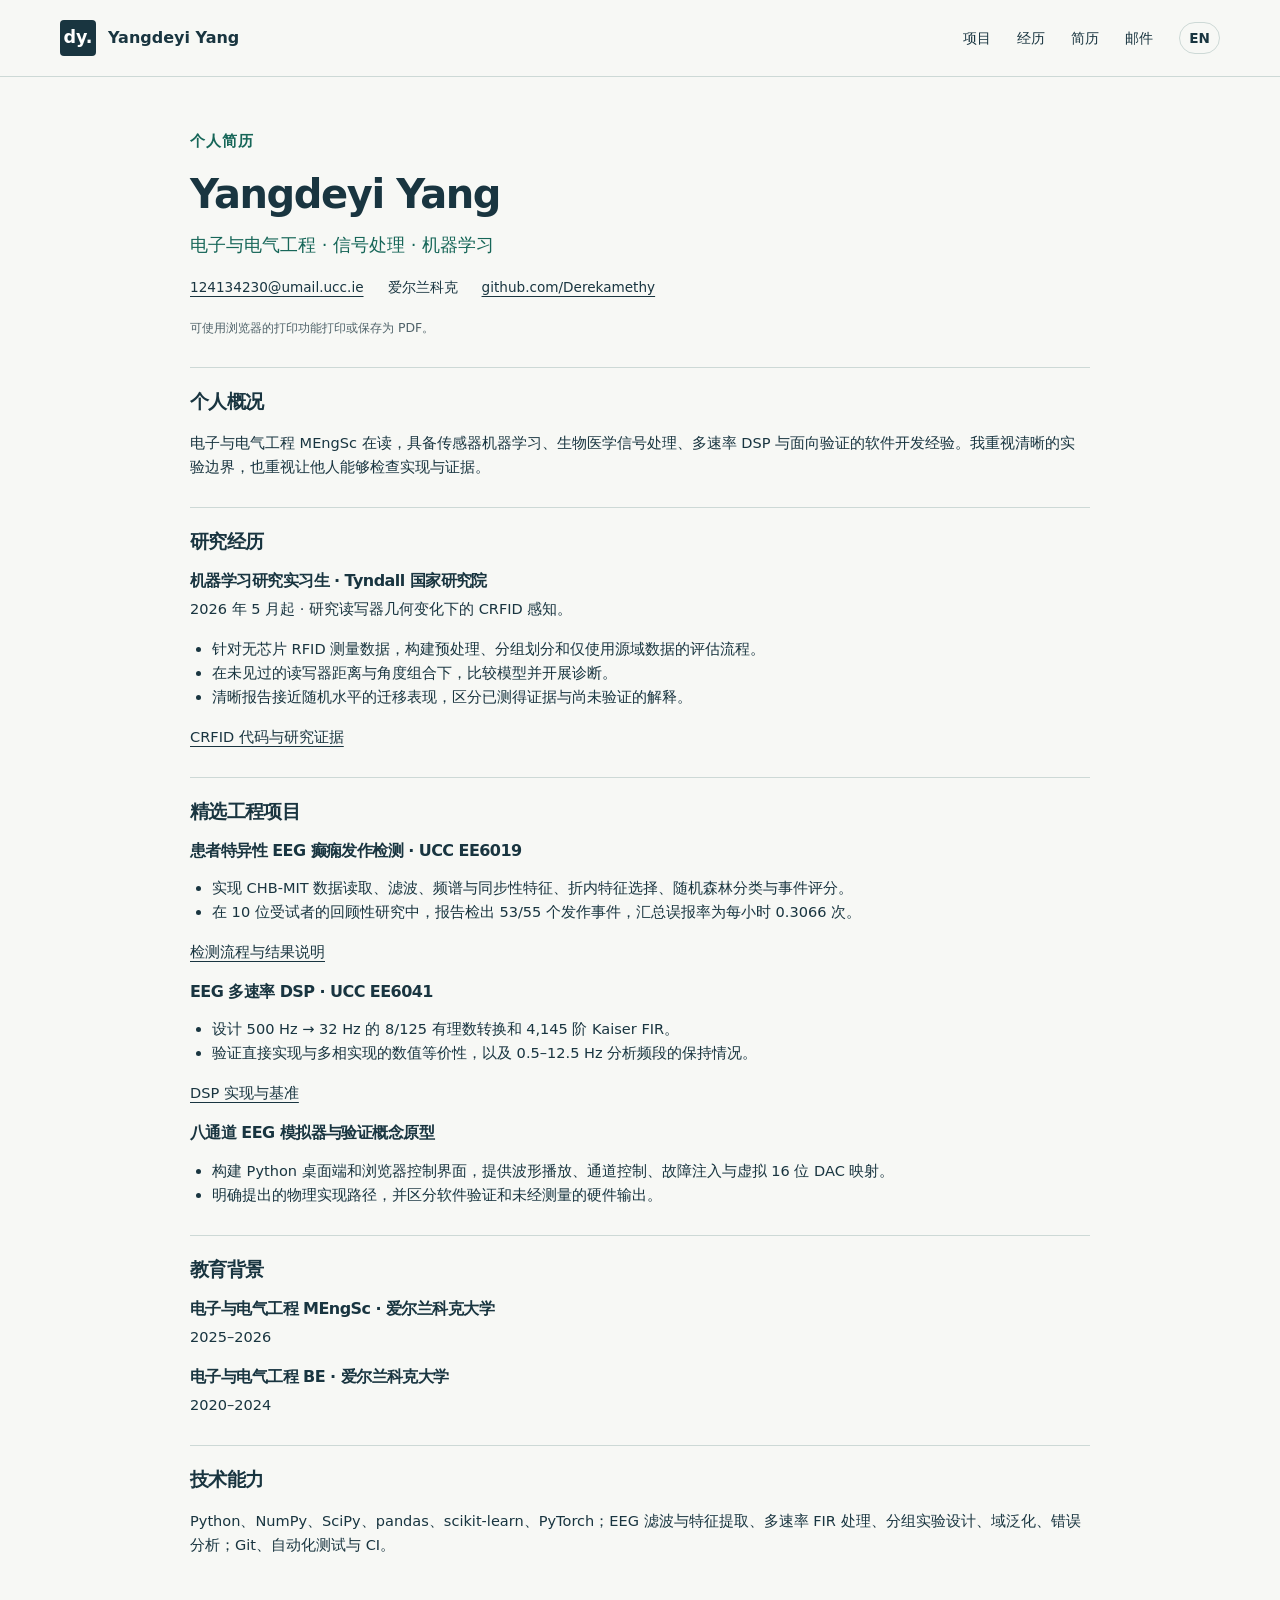
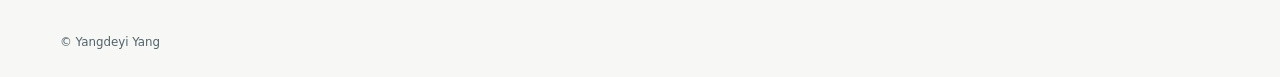
<file: cv-zh.html>
<!doctype html><html lang="zh-CN"><head><meta charset="utf-8"><meta name="viewport" content="width=device-width,initial-scale=1"><title>简历 | Yangdeyi Yang</title><meta name="description" content="Yangdeyi Yang 的工程简历。"><link rel="stylesheet" href="style.css"><link rel="icon" href="assets/favicon.svg" type="image/svg+xml"></head><body class="zh-page"><a class="skip-link" href="#main">跳至简历</a><header class="site-header"><div class="container header-inner"><a class="brand" href="zh.html"><span class="brand-mark">dy.</span>Yangdeyi Yang</a><nav aria-label="简历导航"><a href="zh.html#work">项目</a><a href="zh.html#about">经历</a><a href="cv-zh.html" aria-current="page">简历</a><a href="mailto:124134230@umail.ucc.ie">邮件</a><a class="language-switch" href="cv.html" lang="en">EN</a></nav></div></header><main id="main" class="container cv"><p class="eyebrow">个人简历</p><h1>Yangdeyi Yang</h1><p class="cv-title">电子与电气工程 · 信号处理 · 机器学习</p><div class="cv-contact"><a href="mailto:124134230@umail.ucc.ie">124134230@umail.ucc.ie</a><span>爱尔兰科克</span><a href="https://github.com/Derekamethy">github.com/Derekamethy</a></div><p class="print-note no-print">可使用浏览器的打印功能打印或保存为 PDF。</p><section><h2>个人概况</h2><p>电子与电气工程 MEngSc 在读，具备传感器机器学习、生物医学信号处理、多速率 DSP 与面向验证的软件开发经验。我重视清晰的实验边界，也重视让他人能够检查实现与证据。</p></section><section><h2>研究经历</h2><h3>机器学习研究实习生 · Tyndall 国家研究院</h3><p>2026 年 5 月起 · 研究读写器几何变化下的 CRFID 感知。</p><ul><li>针对无芯片 RFID 测量数据，构建预处理、分组划分和仅使用源域数据的评估流程。</li><li>在未见过的读写器距离与角度组合下，比较模型并开展诊断。</li><li>清晰报告接近随机水平的迁移表现，区分已测得证据与尚未验证的解释。</li></ul><p><a href="CRFID-research-website/zh.html">CRFID 代码与研究证据</a></p></section><section><h2>精选工程项目</h2><h3>患者特异性 EEG 癫痫发作检测 · UCC EE6019</h3><ul><li>实现 CHB-MIT 数据读取、滤波、频谱与同步性特征、折内特征选择、随机森林分类与事件评分。</li><li>在 10 位受试者的回顾性研究中，报告检出 53/55 个发作事件，汇总误报率为每小时 0.3066 次。</li></ul><p><a href="EEG-seizure-detection-website/zh.html">检测流程与结果说明</a></p><h3>EEG 多速率 DSP · UCC EE6041</h3><ul><li>设计 500 Hz → 32 Hz 的 8/125 有理数转换和 4,145 阶 Kaiser FIR。</li><li>验证直接实现与多相实现的数值等价性，以及 0.5–12.5 Hz 分析频段的保持情况。</li></ul><p><a href="eeg-multirate-dsp/zh.html">DSP 实现与基准</a></p><h3>八通道 EEG 模拟器与验证概念原型</h3><ul><li>构建 Python 桌面端和浏览器控制界面，提供波形播放、通道控制、故障注入与虚拟 16 位 DAC 映射。</li><li>明确提出的物理实现路径，并区分软件验证和未经测量的硬件输出。</li></ul></section><section><h2>教育背景</h2><h3>电子与电气工程 MEngSc · 爱尔兰科克大学</h3><p>2025–2026</p><h3>电子与电气工程 BE · 爱尔兰科克大学</h3><p>2020–2024</p></section><section><h2>技术能力</h2><p>Python、NumPy、SciPy、pandas、scikit-learn、PyTorch；EEG 滤波与特征提取、多速率 FIR 处理、分组实验设计、域泛化、错误分析；Git、自动化测试与 CI。</p></section></main><footer class="site-footer"><div class="container">© Yangdeyi Yang</div></footer>
  <!-- Privacy-first site analytics: page views, visitors, referrers, and navigation paths. -->
  <script async data-hostname="derekamethy.github.io" src="https://scripts.simpleanalyticscdn.com/latest.js"></script>
</body></html>
</file>
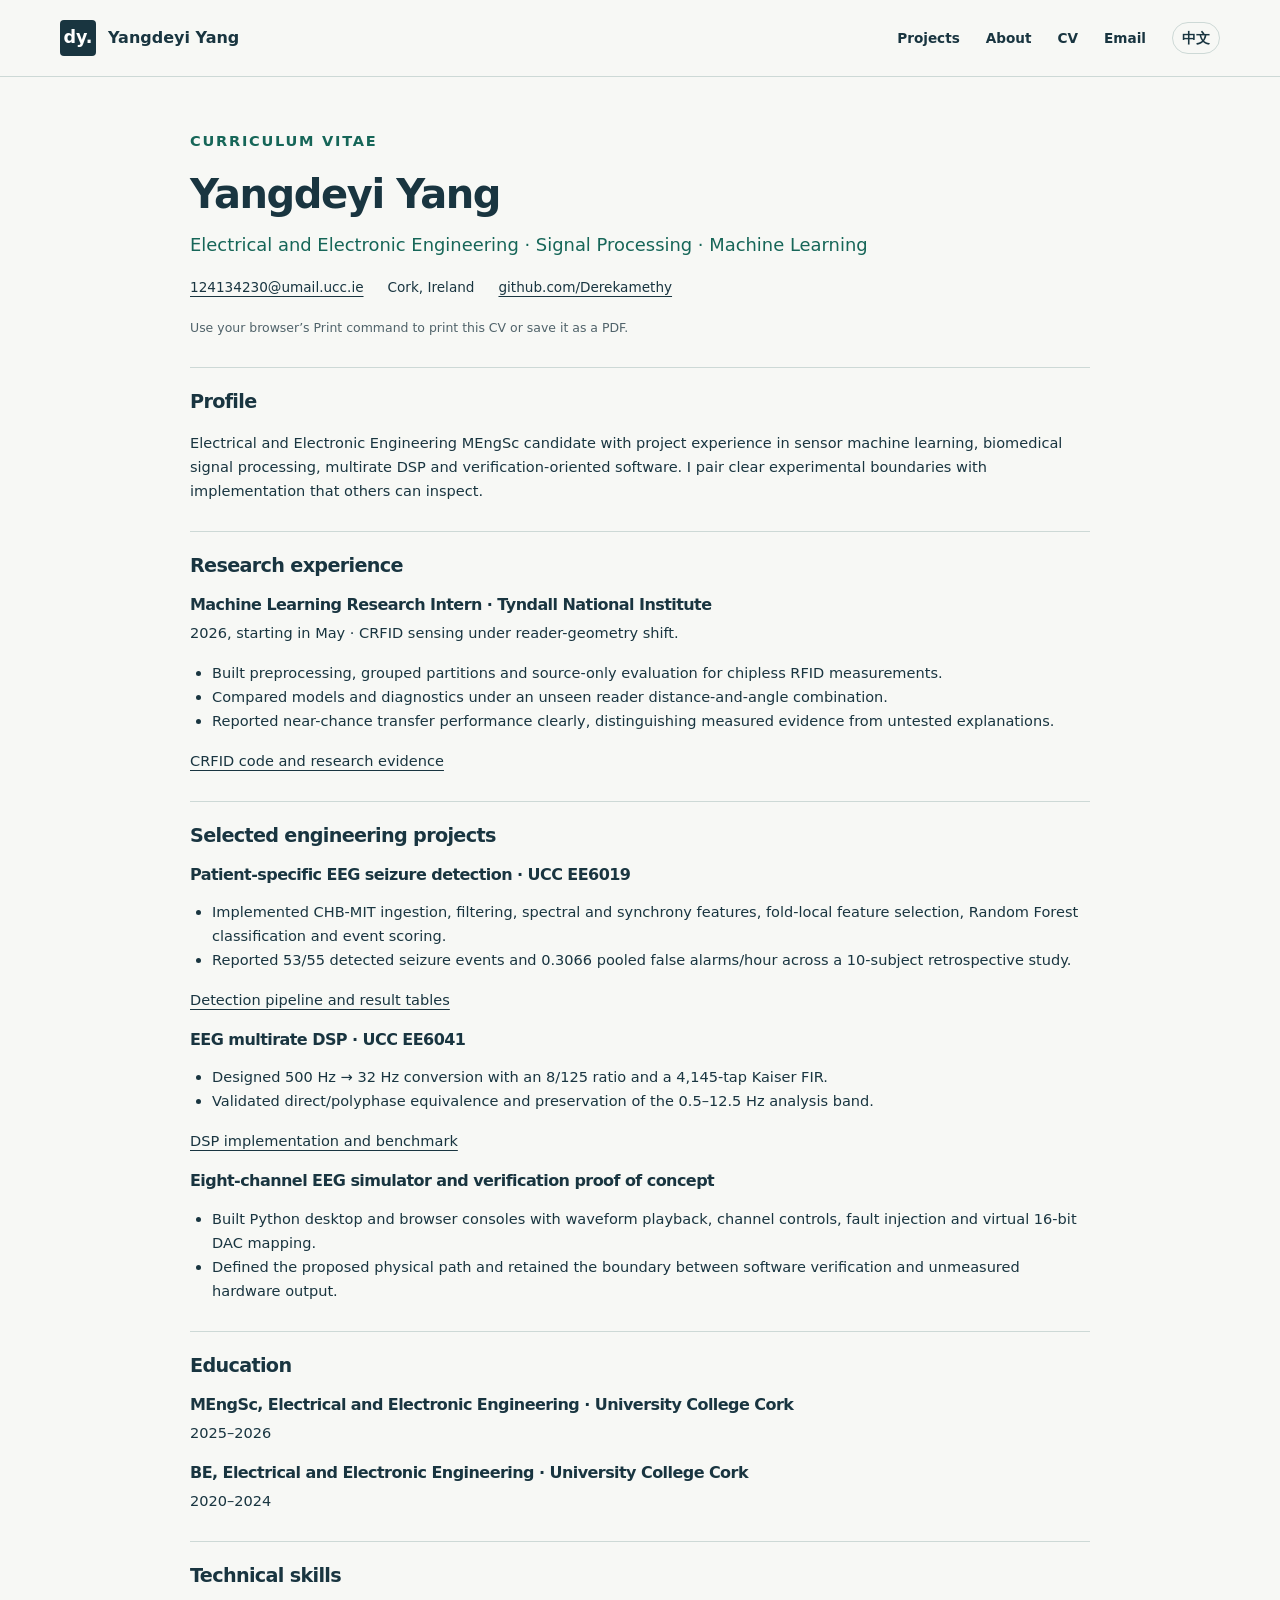
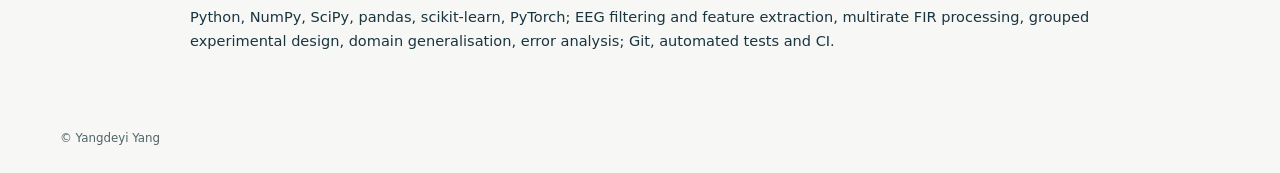
<file: cv.html>
<!doctype html><html lang="en"><head><meta charset="utf-8"><meta name="viewport" content="width=device-width,initial-scale=1"><title>CV | Yangdeyi Yang</title><meta name="description" content="Engineering CV for Yangdeyi Yang."><link rel="stylesheet" href="style.css"><link rel="icon" href="assets/favicon.svg" type="image/svg+xml"></head><body><a class="skip-link" href="#main">Skip to CV</a><header class="site-header"><div class="container header-inner"><a class="brand" href="index.html"><span class="brand-mark">dy.</span>Yangdeyi Yang</a><nav aria-label="CV navigation"><a href="index.html#work">Projects</a><a href="index.html#about">About</a><a href="cv.html" aria-current="page">CV</a><a href="mailto:124134230@umail.ucc.ie">Email</a><a class="language-switch" href="cv-zh.html" lang="zh-CN">中文</a></nav></div></header><main id="main" class="container cv"><p class="eyebrow">Curriculum vitae</p><h1>Yangdeyi Yang</h1><p class="cv-title">Electrical and Electronic Engineering · Signal Processing · Machine Learning</p><div class="cv-contact"><a href="mailto:124134230@umail.ucc.ie">124134230@umail.ucc.ie</a><span>Cork, Ireland</span><a href="https://github.com/Derekamethy">github.com/Derekamethy</a></div><p class="print-note no-print">Use your browser’s Print command to print this CV or save it as a PDF.</p><section><h2>Profile</h2><p>Electrical and Electronic Engineering MEngSc candidate with project experience in sensor machine learning, biomedical signal processing, multirate DSP and verification-oriented software. I pair clear experimental boundaries with implementation that others can inspect.</p></section><section><h2>Research experience</h2><h3>Machine Learning Research Intern · Tyndall National Institute</h3><p>2026, starting in May · CRFID sensing under reader-geometry shift.</p><ul><li>Built preprocessing, grouped partitions and source-only evaluation for chipless RFID measurements.</li><li>Compared models and diagnostics under an unseen reader distance-and-angle combination.</li><li>Reported near-chance transfer performance clearly, distinguishing measured evidence from untested explanations.</li></ul><p><a href="CRFID-research-website/">CRFID code and research evidence</a></p></section><section><h2>Selected engineering projects</h2><h3>Patient-specific EEG seizure detection · UCC EE6019</h3><ul><li>Implemented CHB-MIT ingestion, filtering, spectral and synchrony features, fold-local feature selection, Random Forest classification and event scoring.</li><li>Reported 53/55 detected seizure events and 0.3066 pooled false alarms/hour across a 10-subject retrospective study.</li></ul><p><a href="EEG-seizure-detection-website/">Detection pipeline and result tables</a></p><h3>EEG multirate DSP · UCC EE6041</h3><ul><li>Designed 500 Hz → 32 Hz conversion with an 8/125 ratio and a 4,145-tap Kaiser FIR.</li><li>Validated direct/polyphase equivalence and preservation of the 0.5–12.5 Hz analysis band.</li></ul><p><a href="eeg-multirate-dsp/">DSP implementation and benchmark</a></p><h3>Eight-channel EEG simulator and verification proof of concept</h3><ul><li>Built Python desktop and browser consoles with waveform playback, channel controls, fault injection and virtual 16-bit DAC mapping.</li><li>Defined the proposed physical path and retained the boundary between software verification and unmeasured hardware output.</li></ul></section><section><h2>Education</h2><h3>MEngSc, Electrical and Electronic Engineering · University College Cork</h3><p>2025–2026</p><h3>BE, Electrical and Electronic Engineering · University College Cork</h3><p>2020–2024</p></section><section><h2>Technical skills</h2><p>Python, NumPy, SciPy, pandas, scikit-learn, PyTorch; EEG filtering and feature extraction, multirate FIR processing, grouped experimental design, domain generalisation, error analysis; Git, automated tests and CI.</p></section></main><footer class="site-footer"><div class="container">© Yangdeyi Yang</div></footer>
  <!-- Privacy-first site analytics: page views, visitors, referrers, and navigation paths. -->
  <script async data-hostname="derekamethy.github.io" src="https://scripts.simpleanalyticscdn.com/latest.js"></script>
</body></html>
</file>
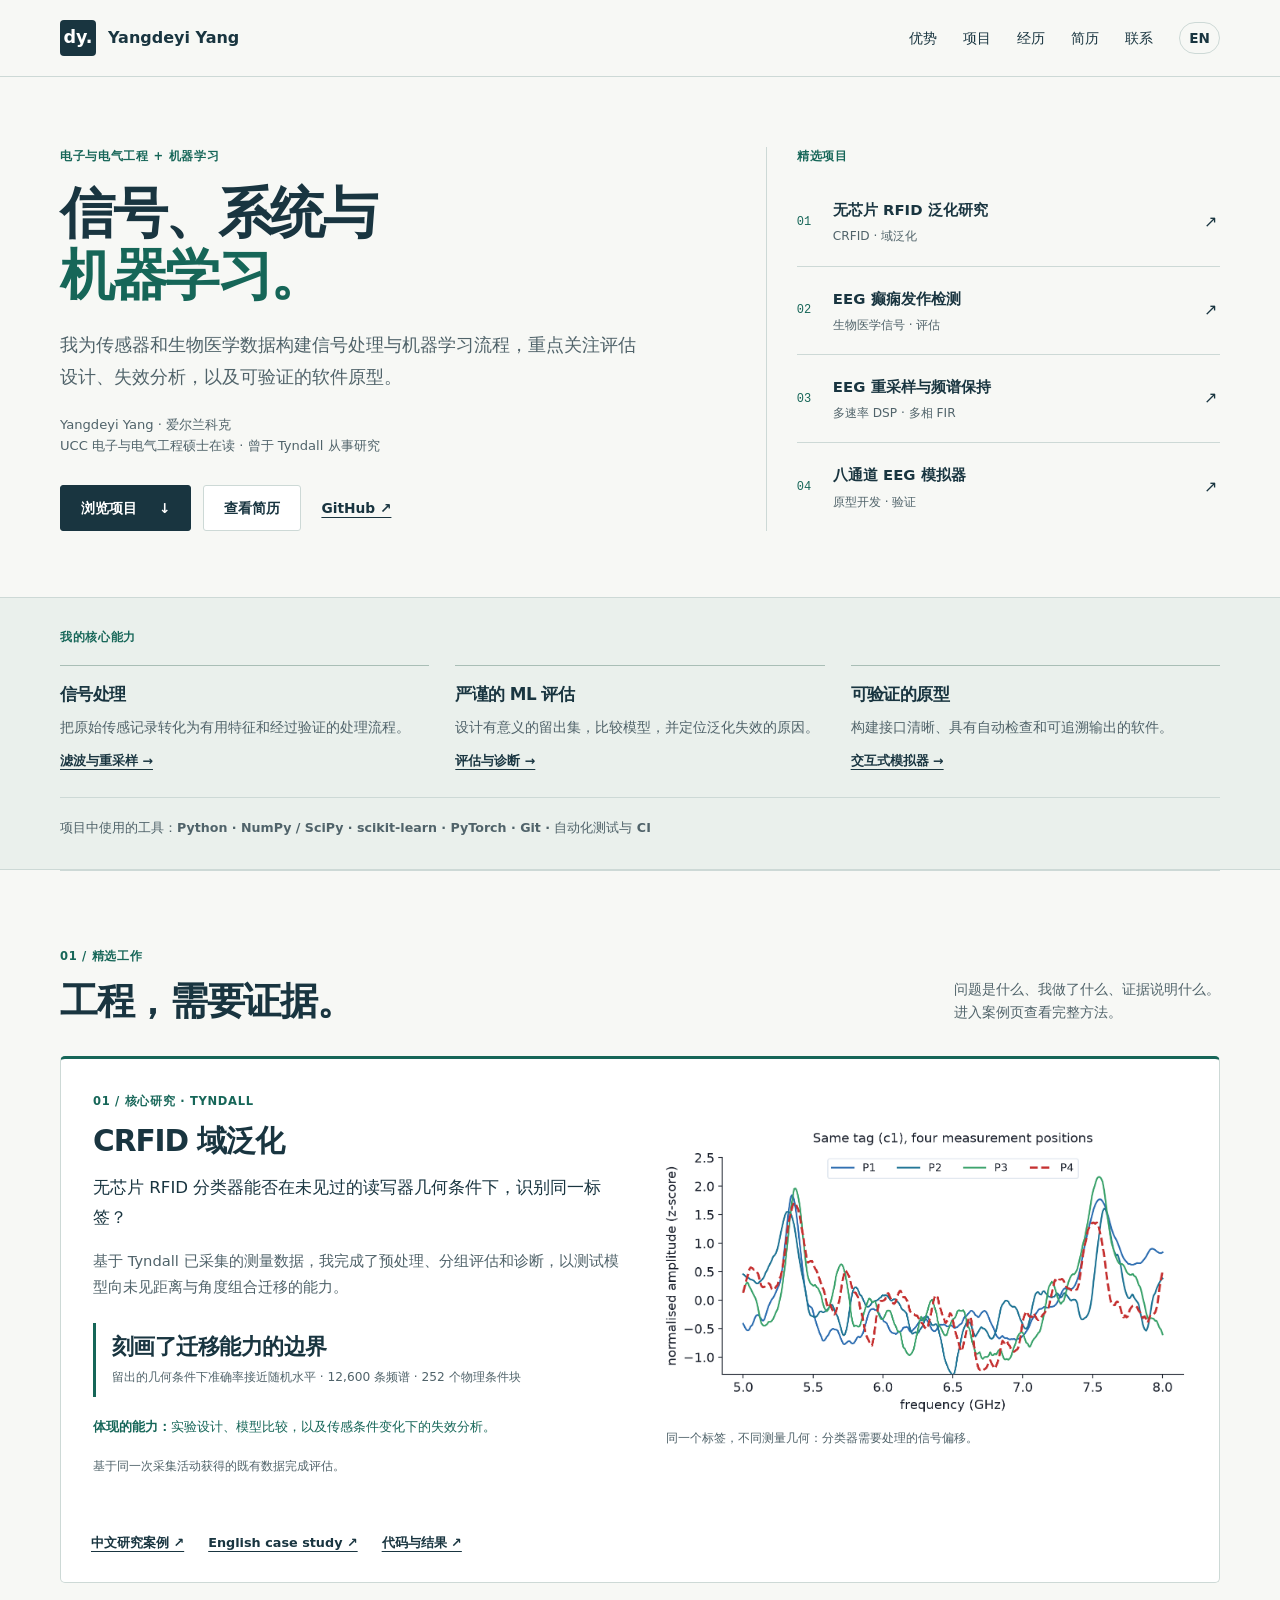
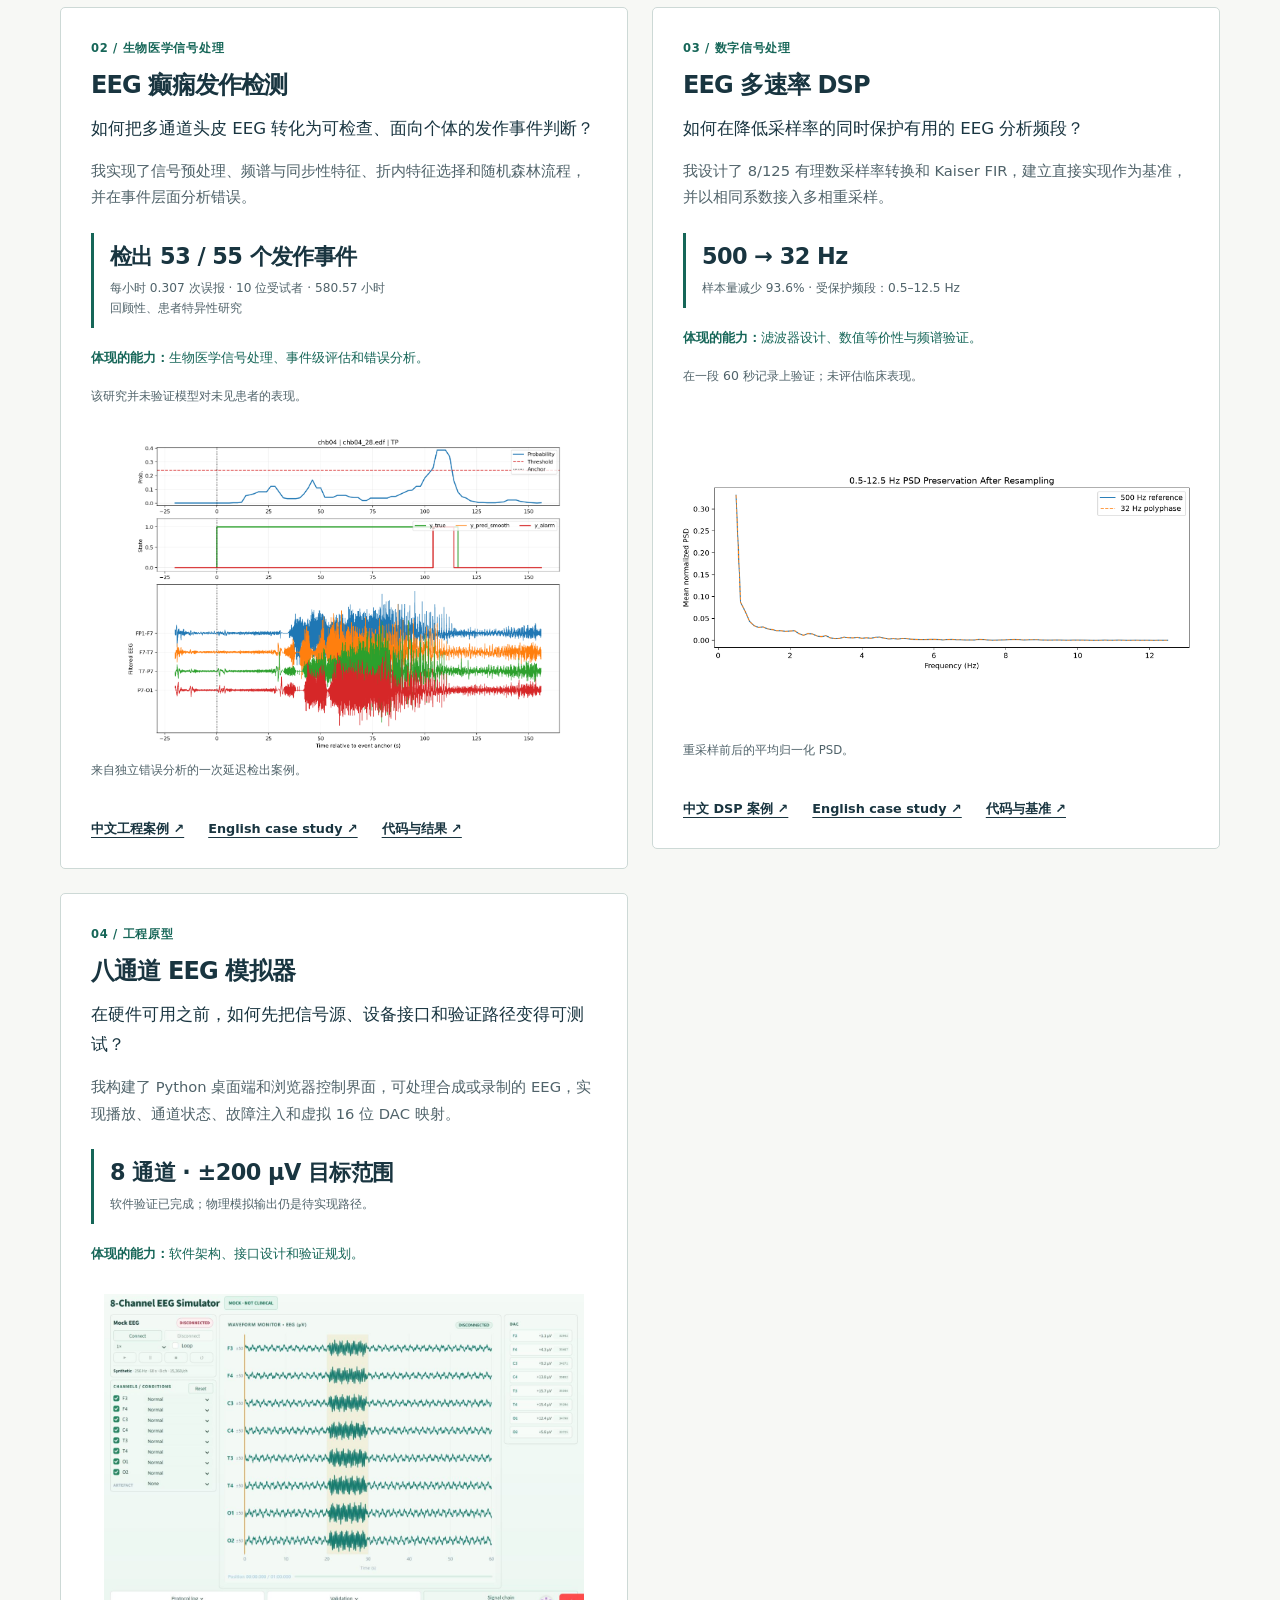
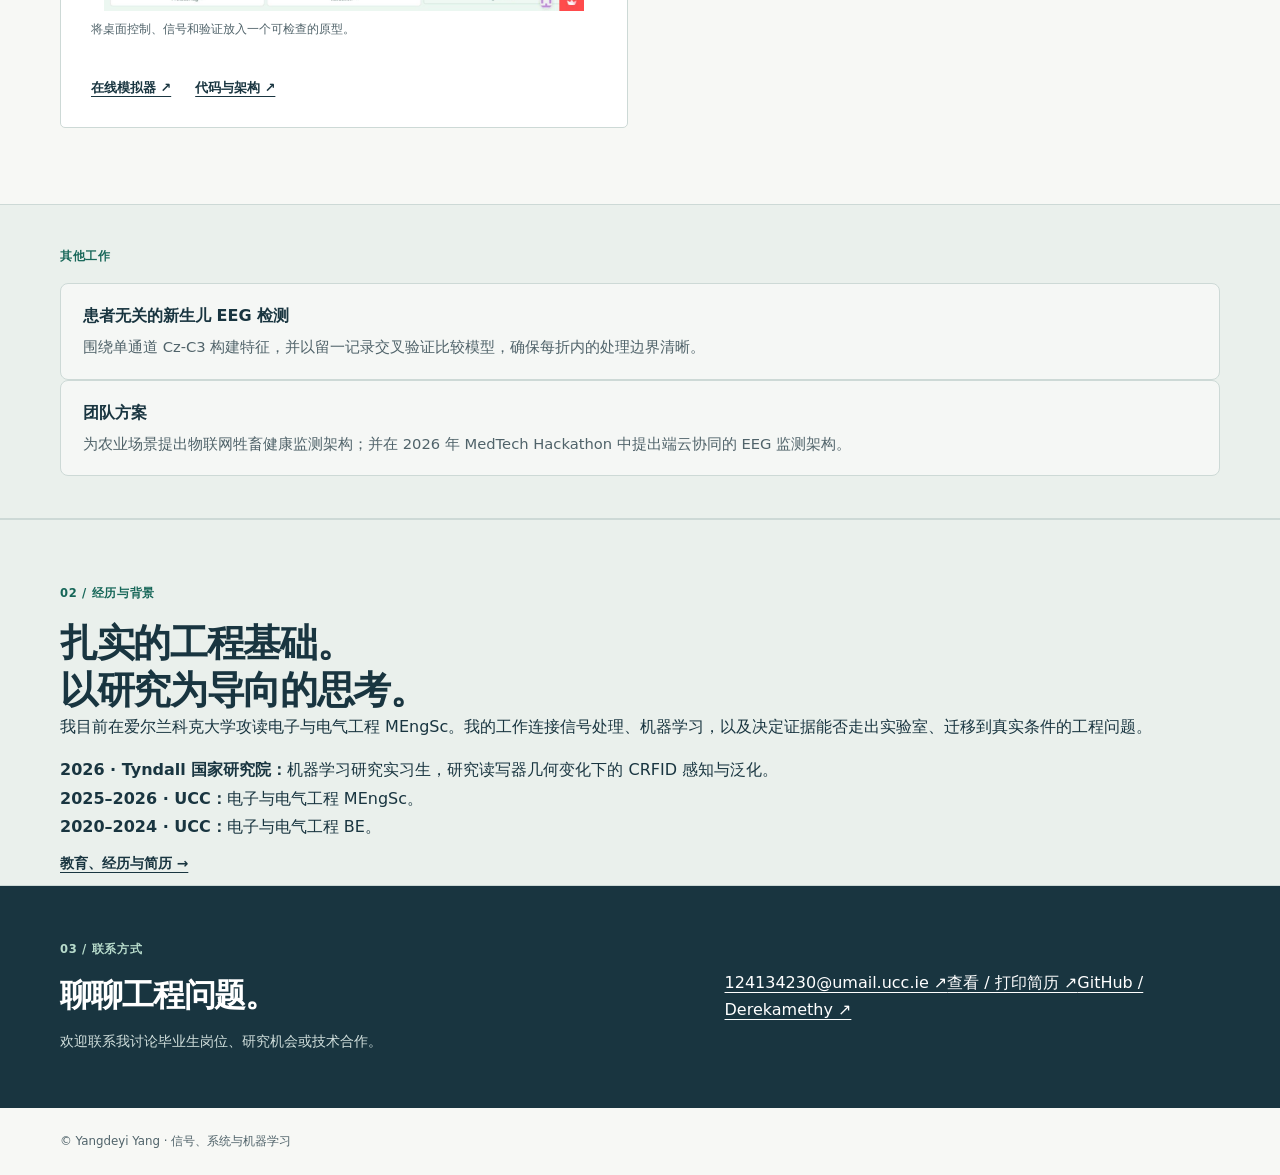
<file: zh.html>
<!doctype html>
<html lang="zh-CN">
<head>
  <meta charset="utf-8">
  <meta name="viewport" content="width=device-width, initial-scale=1">
  <title>Yangdeyi Yang｜电子工程与机器学习</title>
  <meta name="description" content="Yangdeyi Yang 面向传感与生物医学数据，构建经严谨验证的信号处理和机器学习系统。">
  <link rel="canonical" href="https://derekamethy.github.io/zh.html">
  <link rel="icon" href="assets/favicon.svg" type="image/svg+xml">
  <link rel="stylesheet" href="style.css">
</head>
<body class="zh-page">
  <a class="skip-link" href="#main">跳至正文</a>
  <header class="site-header"><div class="container header-inner">
    <a class="brand" href="#hero" aria-label="杨德意作品集首页"><span class="brand-mark" aria-hidden="true">dy.</span>Yangdeyi Yang</a>
    <nav aria-label="主导航"><a href="#capabilities">优势</a><a href="#work">项目</a><a href="#about">经历</a><a href="cv-zh.html">简历</a><a href="#contact">联系</a><a class="language-switch" href="index.html" lang="en">EN</a></nav>
  </div></header>
  <main id="main">
    <section class="hero container" id="hero" aria-labelledby="hero-title"><div>
      <p class="eyebrow">电子与电气工程 + 机器学习</p>
      <h1 id="hero-title">信号、系统与<br><span>机器学习。</span></h1>
      <p class="hero-intro">我为传感器和生物医学数据构建信号处理与机器学习流程，重点关注评估设计、失效分析，以及可验证的软件原型。</p>
      <p class="hero-meta">Yangdeyi Yang · 爱尔兰科克<br>UCC 电子与电气工程硕士在读 · 曾于 Tyndall 从事研究</p>
      <div class="actions"><a class="button primary" href="#work">浏览项目 <span aria-hidden="true">↓</span></a><a class="button" href="cv-zh.html">查看简历</a><a class="text-link" href="https://github.com/Derekamethy">GitHub ↗</a></div>
    </div><aside class="project-index" aria-label="项目快速链接"><p class="eyebrow">精选项目</p>
      <a href="#crfid"><span class="index-number">01</span><span><strong>无芯片 RFID 泛化研究</strong><small>CRFID · 域泛化</small></span><span aria-hidden="true">↗</span></a>
      <a href="#eeg"><span class="index-number">02</span><span><strong>EEG 癫痫发作检测</strong><small>生物医学信号 · 评估</small></span><span aria-hidden="true">↗</span></a>
      <a href="#dsp"><span class="index-number">03</span><span><strong>EEG 重采样与频谱保持</strong><small>多速率 DSP · 多相 FIR</small></span><span aria-hidden="true">↗</span></a>
      <a href="#simulator"><span class="index-number">04</span><span><strong>八通道 EEG 模拟器</strong><small>原型开发 · 验证</small></span><span aria-hidden="true">↗</span></a>
    </aside></section>
    <section id="capabilities" class="approach-section strengths"><div class="container"><p class="eyebrow">我的核心能力</p><ul class="workflow">
      <li><h3>信号处理</h3><p>把原始传感记录转化为有用特征和经过验证的处理流程。</p><a href="#dsp">滤波与重采样 →</a></li>
      <li><h3>严谨的 ML 评估</h3><p>设计有意义的留出集，比较模型，并定位泛化失效的原因。</p><a href="#crfid">评估与诊断 →</a></li>
      <li><h3>可验证的原型</h3><p>构建接口清晰、具有自动检查和可追溯输出的软件。</p><a href="#simulator">交互式模拟器 →</a></li>
    </ul><p class="tool-line">项目中使用的工具：<strong>Python · NumPy / SciPy · scikit-learn · PyTorch · Git · 自动化测试与 CI</strong></p></div></section>
    <section id="work" class="section container" aria-labelledby="work-title"><div class="section-heading"><div><p class="eyebrow">01 / 精选工作</p><h2 id="work-title">工程，需要证据。</h2></div><p>问题是什么、我做了什么、证据说明什么。<br>进入案例页查看完整方法。</p></div><div class="projects">
      <article id="crfid" class="project featured"><div class="project-body"><p class="eyebrow">01 / 核心研究 · Tyndall</p><h3>CRFID 域泛化</h3><p class="project-question">无芯片 RFID 分类器能否在未见过的读写器几何条件下，识别同一标签？</p><p>基于 Tyndall 已采集的测量数据，我完成了预处理、分组评估和诊断，以测试模型向未见距离与角度组合迁移的能力。</p><div class="result"><strong>刻画了迁移能力的边界</strong><span>留出的几何条件下准确率接近随机水平 · 12,600 条频谱 · 252 个物理条件块</span></div><p class="takeaway"><strong>体现的能力：</strong>实验设计、模型比较，以及传感条件变化下的失效分析。</p><p class="scope">基于同一次采集活动获得的既有数据完成评估。</p></div><figure class="project-figure"><img src="CRFID-research-website/assets/scientific/measured_spectra_same_tag_across_positions.png" width="1361" height="755" alt="同一标签在不同读写器位置下的测量频谱" decoding="async"><figcaption>同一个标签，不同测量几何：分类器需要处理的信号偏移。</figcaption></figure><div class="project-bottom"><div class="project-links"><a href="CRFID-research-website/zh.html">中文研究案例 ↗</a><a href="CRFID-research-website/">English case study ↗</a><a href="https://github.com/Derekamethy/CRFID">代码与结果 ↗</a></div></div></article>
      <article id="eeg" class="project"><div class="project-body"><p class="eyebrow">02 / 生物医学信号处理</p><h3>EEG 癫痫发作检测</h3><p class="project-question">如何把多通道头皮 EEG 转化为可检查、面向个体的发作事件判断？</p><p>我实现了信号预处理、频谱与同步性特征、折内特征选择和随机森林流程，并在事件层面分析错误。</p><div class="result"><strong>检出 53 / 55 个发作事件</strong><span>每小时 0.307 次误报 · 10 位受试者 · 580.57 小时<br>回顾性、患者特异性研究</span></div><p class="takeaway"><strong>体现的能力：</strong>生物医学信号处理、事件级评估和错误分析。</p><p class="scope">该研究并未验证模型对未见患者的表现。</p></div><figure class="project-figure"><img src="EEG-seizure-detection-website/evidence/chb04-delayed-true-positive.png" width="1239" height="895" alt="延迟检出的 EEG 阳性案例" loading="lazy"><figcaption>来自独立错误分析的一次延迟检出案例。</figcaption></figure><div class="project-bottom"><div class="project-links"><a href="EEG-seizure-detection-website/zh.html">中文工程案例 ↗</a><a href="EEG-seizure-detection-website/">English case study ↗</a><a href="https://github.com/Derekamethy/eeg-seizure-detection">代码与结果 ↗</a></div></div></article>
      <article id="dsp" class="project"><div class="project-body"><p class="eyebrow">03 / 数字信号处理</p><h3>EEG 多速率 DSP</h3><p class="project-question">如何在降低采样率的同时保护有用的 EEG 分析频段？</p><p>我设计了 8/125 有理数采样率转换和 Kaiser FIR，建立直接实现作为基准，并以相同系数接入多相重采样。</p><div class="result"><strong>500 → 32 Hz</strong><span>样本量减少 93.6% · 受保护频段：0.5–12.5 Hz</span></div><p class="takeaway"><strong>体现的能力：</strong>滤波器设计、数值等价性与频谱验证。</p><p class="scope">在一段 60 秒记录上验证；未评估临床表现。</p></div><figure class="project-figure"><img src="eeg-multirate-dsp/assets/psd_preservation.png" width="1800" height="720" alt="参考与重采样 EEG 的功率谱密度" loading="lazy"><figcaption>重采样前后的平均归一化 PSD。</figcaption></figure><div class="project-bottom"><div class="project-links"><a href="eeg-multirate-dsp/zh.html">中文 DSP 案例 ↗</a><a href="eeg-multirate-dsp/">English case study ↗</a><a href="https://github.com/Derekamethy/eeg-multirate-dsp">代码与基准 ↗</a></div></div></article>
      <article id="simulator" class="project"><div class="project-body"><p class="eyebrow">04 / 工程原型</p><h3>八通道 EEG 模拟器</h3><p class="project-question">在硬件可用之前，如何先把信号源、设备接口和验证路径变得可测试？</p><p>我构建了 Python 桌面端和浏览器控制界面，可处理合成或录制的 EEG，实现播放、通道状态、故障注入和虚拟 16 位 DAC 映射。</p><div class="result"><strong>8 通道 · ±200 µV 目标范围</strong><span>软件验证已完成；物理模拟输出仍是待实现路径。</span></div><p class="takeaway"><strong>体现的能力：</strong>软件架构、接口设计和验证规划。</p></div><figure class="project-figure"><img src="assets/eeg-simulator.png?v=79897af" width="1280" height="842" alt="八通道 EEG 模拟器" loading="lazy"><figcaption>将桌面控制、信号和验证放入一个可检查的原型。</figcaption></figure><div class="project-bottom"><div class="project-links"><a href="https://eight-channel-eeg-simulator-derek.streamlit.app/">在线模拟器 ↗</a><a href="https://github.com/Derekamethy/eeg-simulator">代码与架构 ↗</a></div></div></article>
    </div></section>
    <section class="approach-section additional-work"><div class="container"><p class="eyebrow">其他工作</p><div class="two-column-copy"><p><strong>患者无关的新生儿 EEG 检测</strong><span>围绕单通道 Cz-C3 构建特征，并以留一记录交叉验证比较模型，确保每折内的处理边界清晰。</span></p><p><strong>团队方案</strong><span>为农业场景提出物联网牲畜健康监测架构；并在 2026 年 MedTech Hackathon 中提出端云协同的 EEG 监测架构。</span></p></div></div></section>
    <section id="about" class="approach-section"><div class="container"><p class="eyebrow">02 / 经历与背景</p><h2>扎实的工程基础。<br>以研究为导向的思考。</h2><div class="two-column-copy"><p>我目前在爱尔兰科克大学攻读电子与电气工程 MEngSc。我的工作连接信号处理、机器学习，以及决定证据能否走出实验室、迁移到真实条件的工程问题。</p><p><strong>2026 · Tyndall 国家研究院：</strong>机器学习研究实习生，研究读写器几何变化下的 CRFID 感知与泛化。<br><strong>2025–2026 · UCC：</strong>电子与电气工程 MEngSc。<br><strong>2020–2024 · UCC：</strong>电子与电气工程 BE。</p></div><p><a class="text-link" href="cv-zh.html">教育、经历与简历 →</a></p></div></section>
    <section id="contact" class="contact-section"><div class="container contact-inner"><div><p class="eyebrow">03 / 联系方式</p><h2>聊聊工程问题。</h2><p>欢迎联系我讨论毕业生岗位、研究机会或技术合作。</p></div><div class="contact-links"><a href="mailto:124134230@umail.ucc.ie">124134230@umail.ucc.ie ↗</a><a href="cv-zh.html">查看 / 打印简历 ↗</a><a href="https://github.com/Derekamethy">GitHub / Derekamethy ↗</a></div></div></section>
  </main>
  <footer class="site-footer"><div class="container">© Yangdeyi Yang · 信号、系统与机器学习</div></footer>

  <!-- Privacy-first site analytics: page views, visitors, referrers, and navigation paths. -->
  <script async data-hostname="derekamethy.github.io" src="https://scripts.simpleanalyticscdn.com/latest.js"></script>
</body>
</html>
</file>
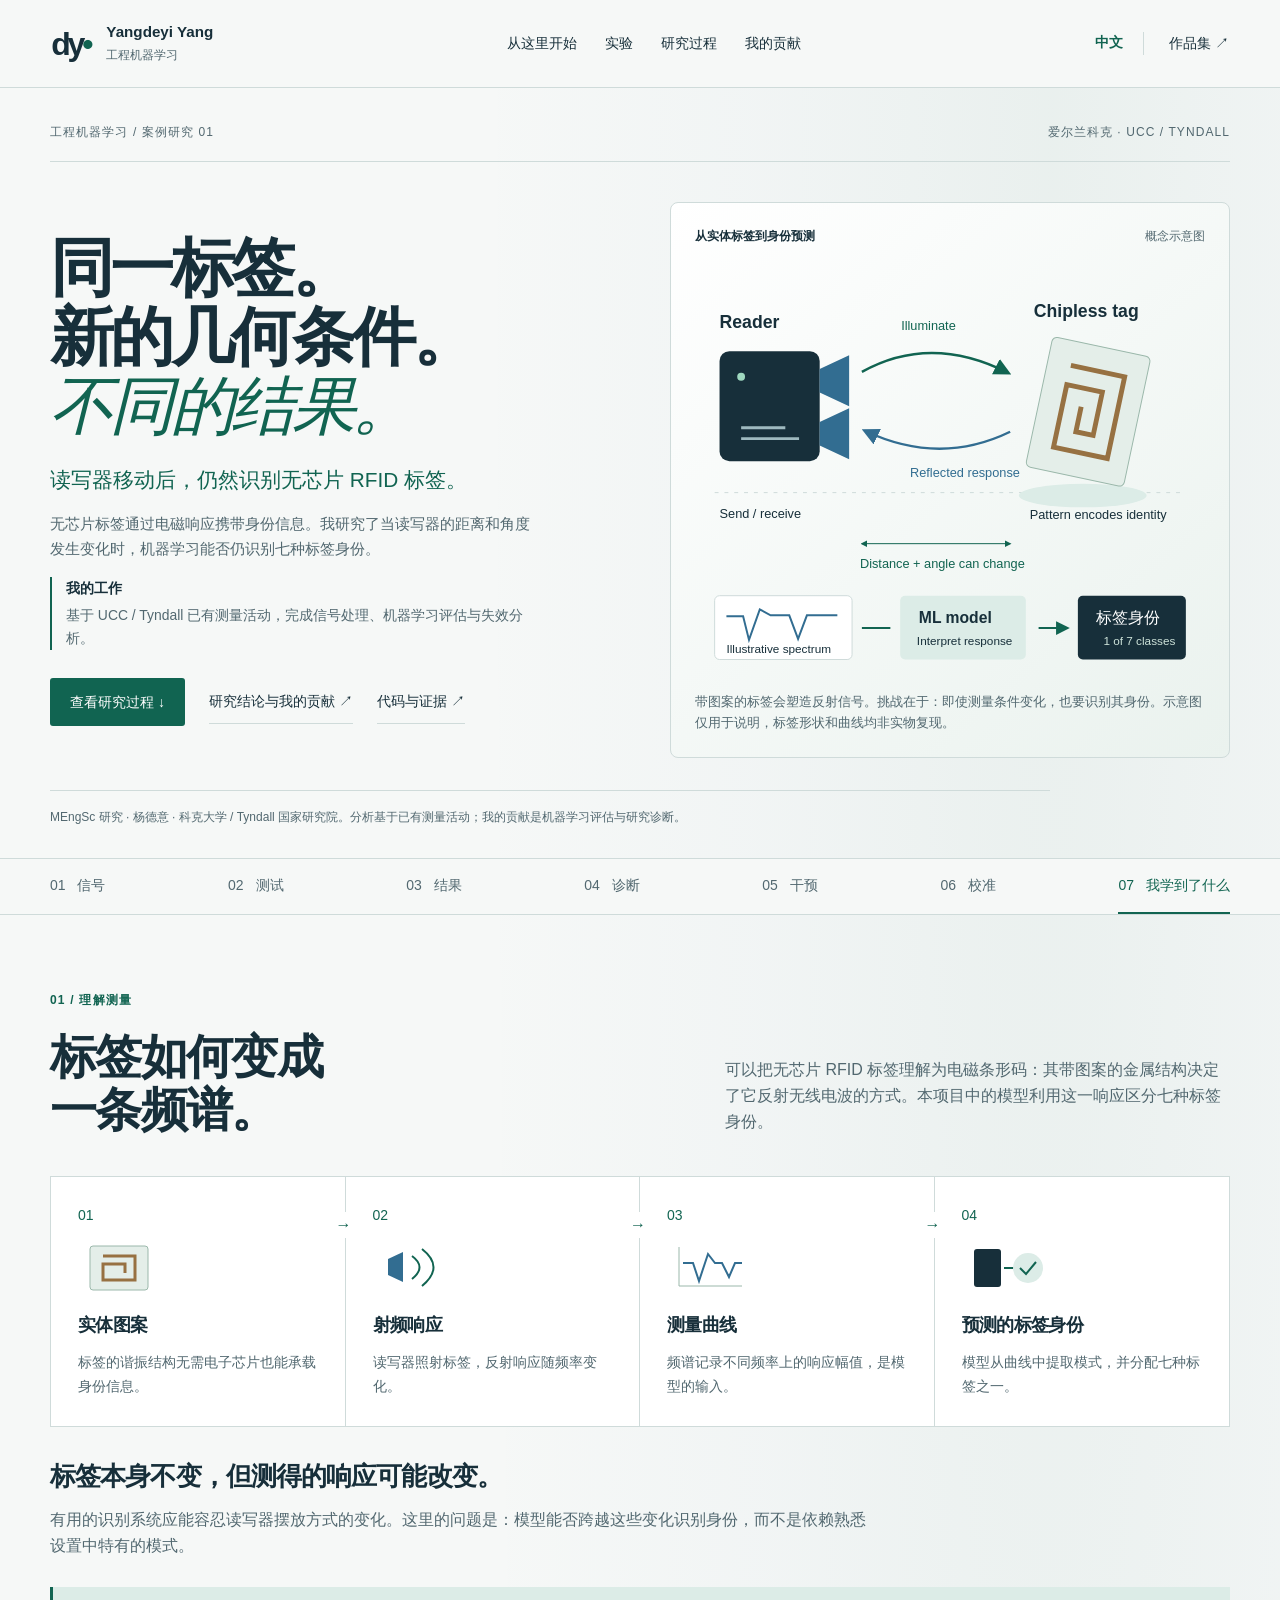
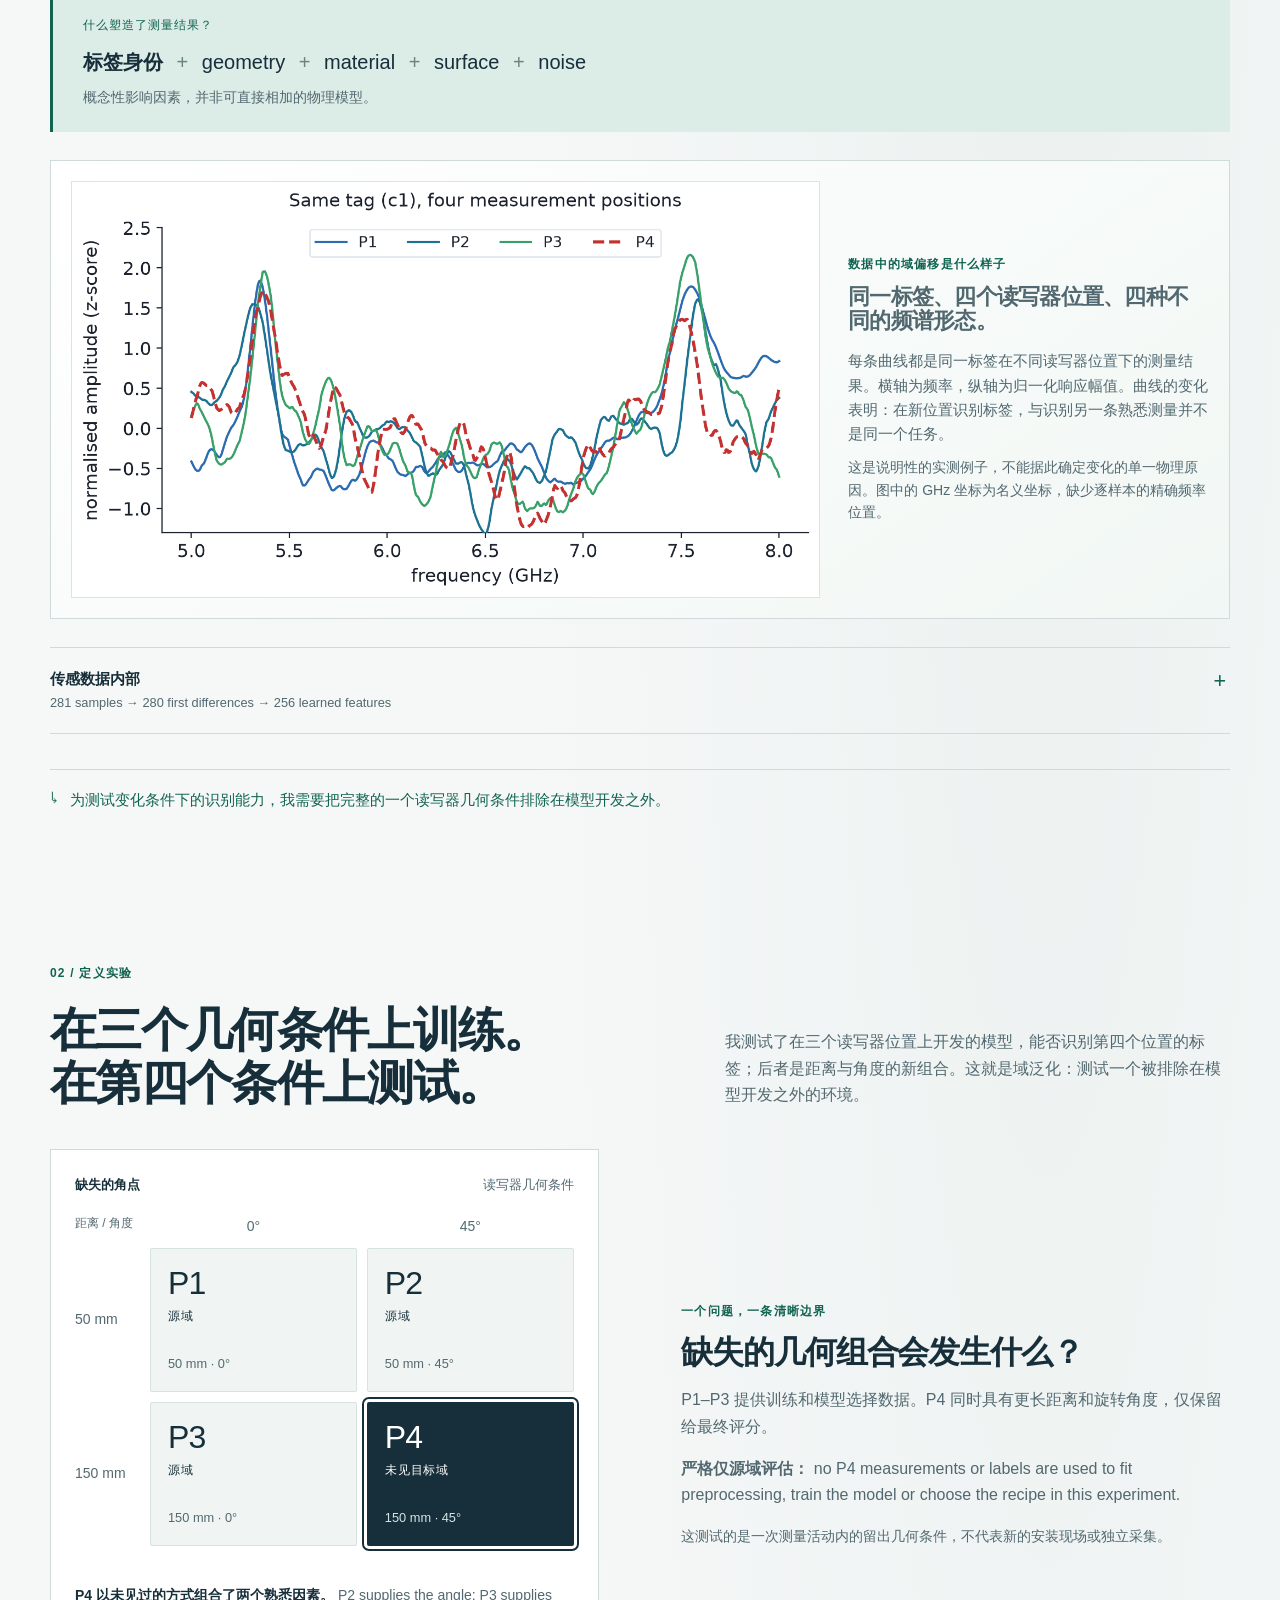
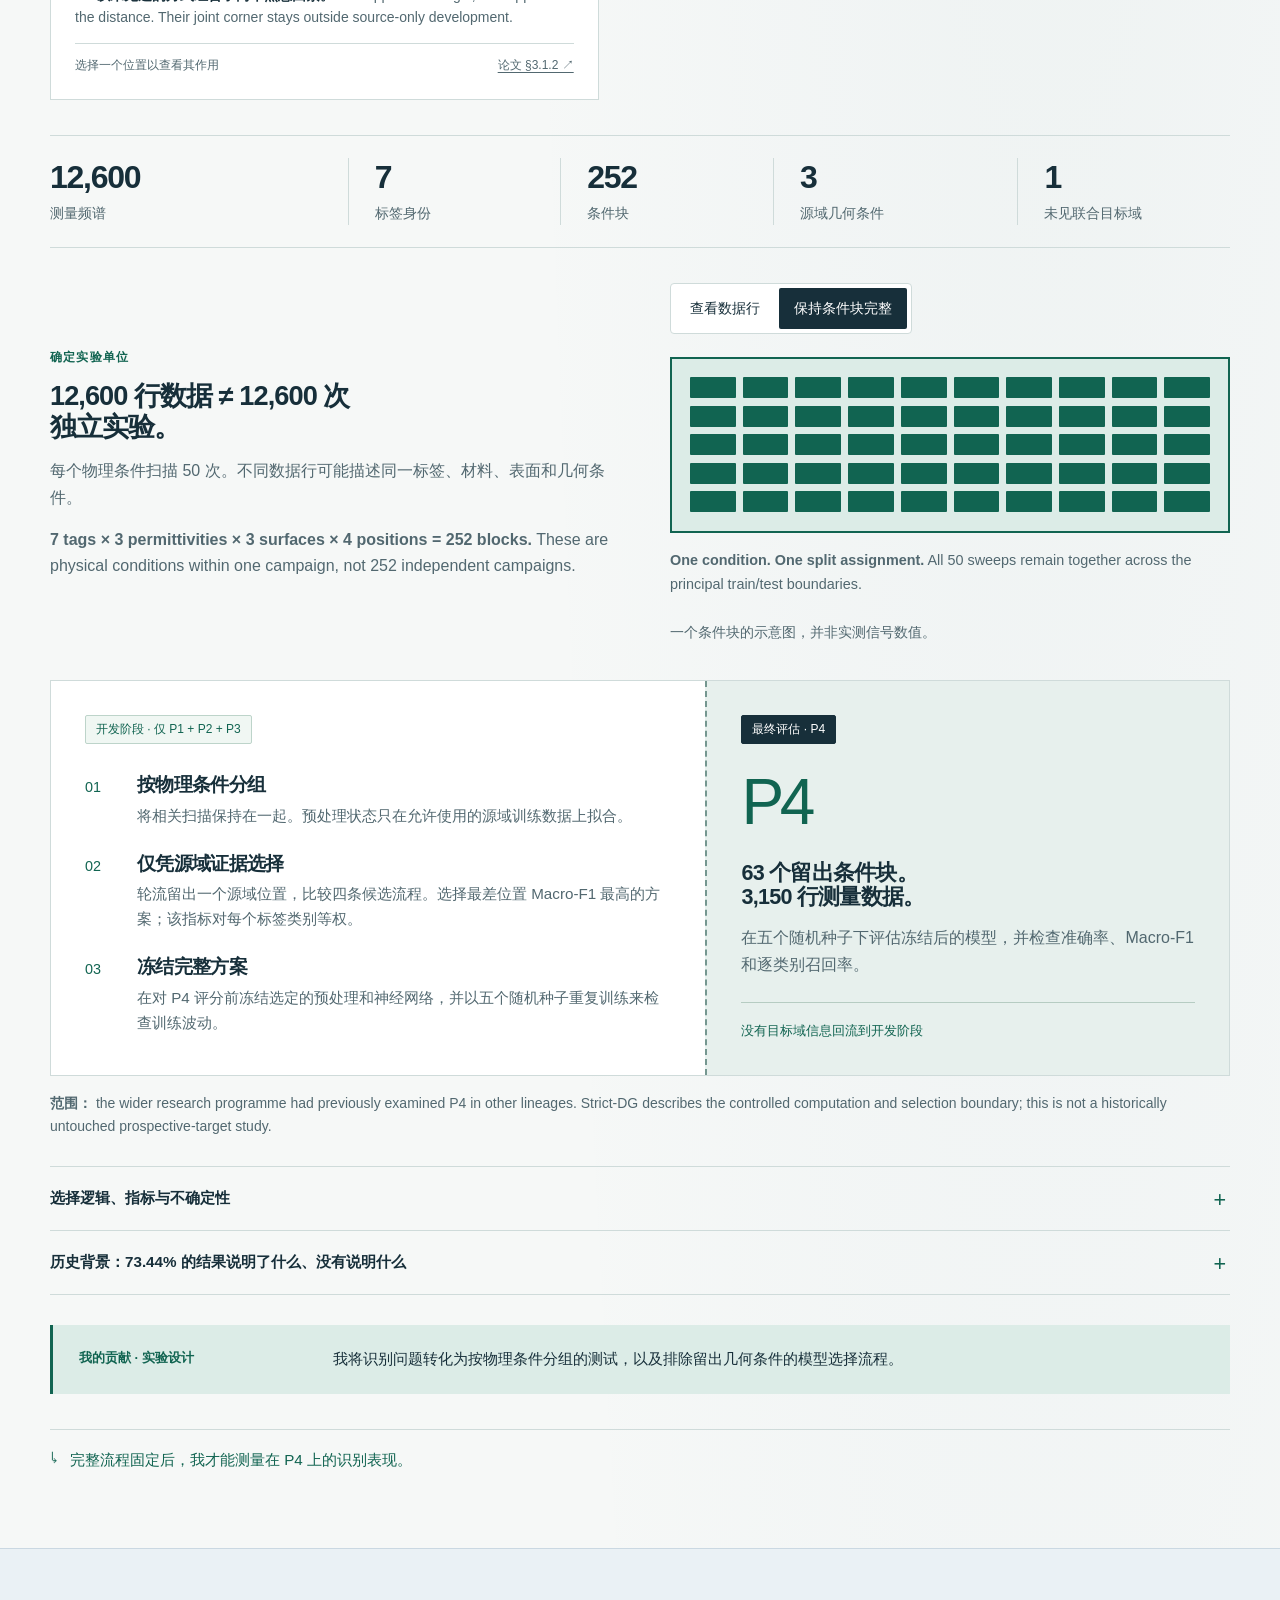
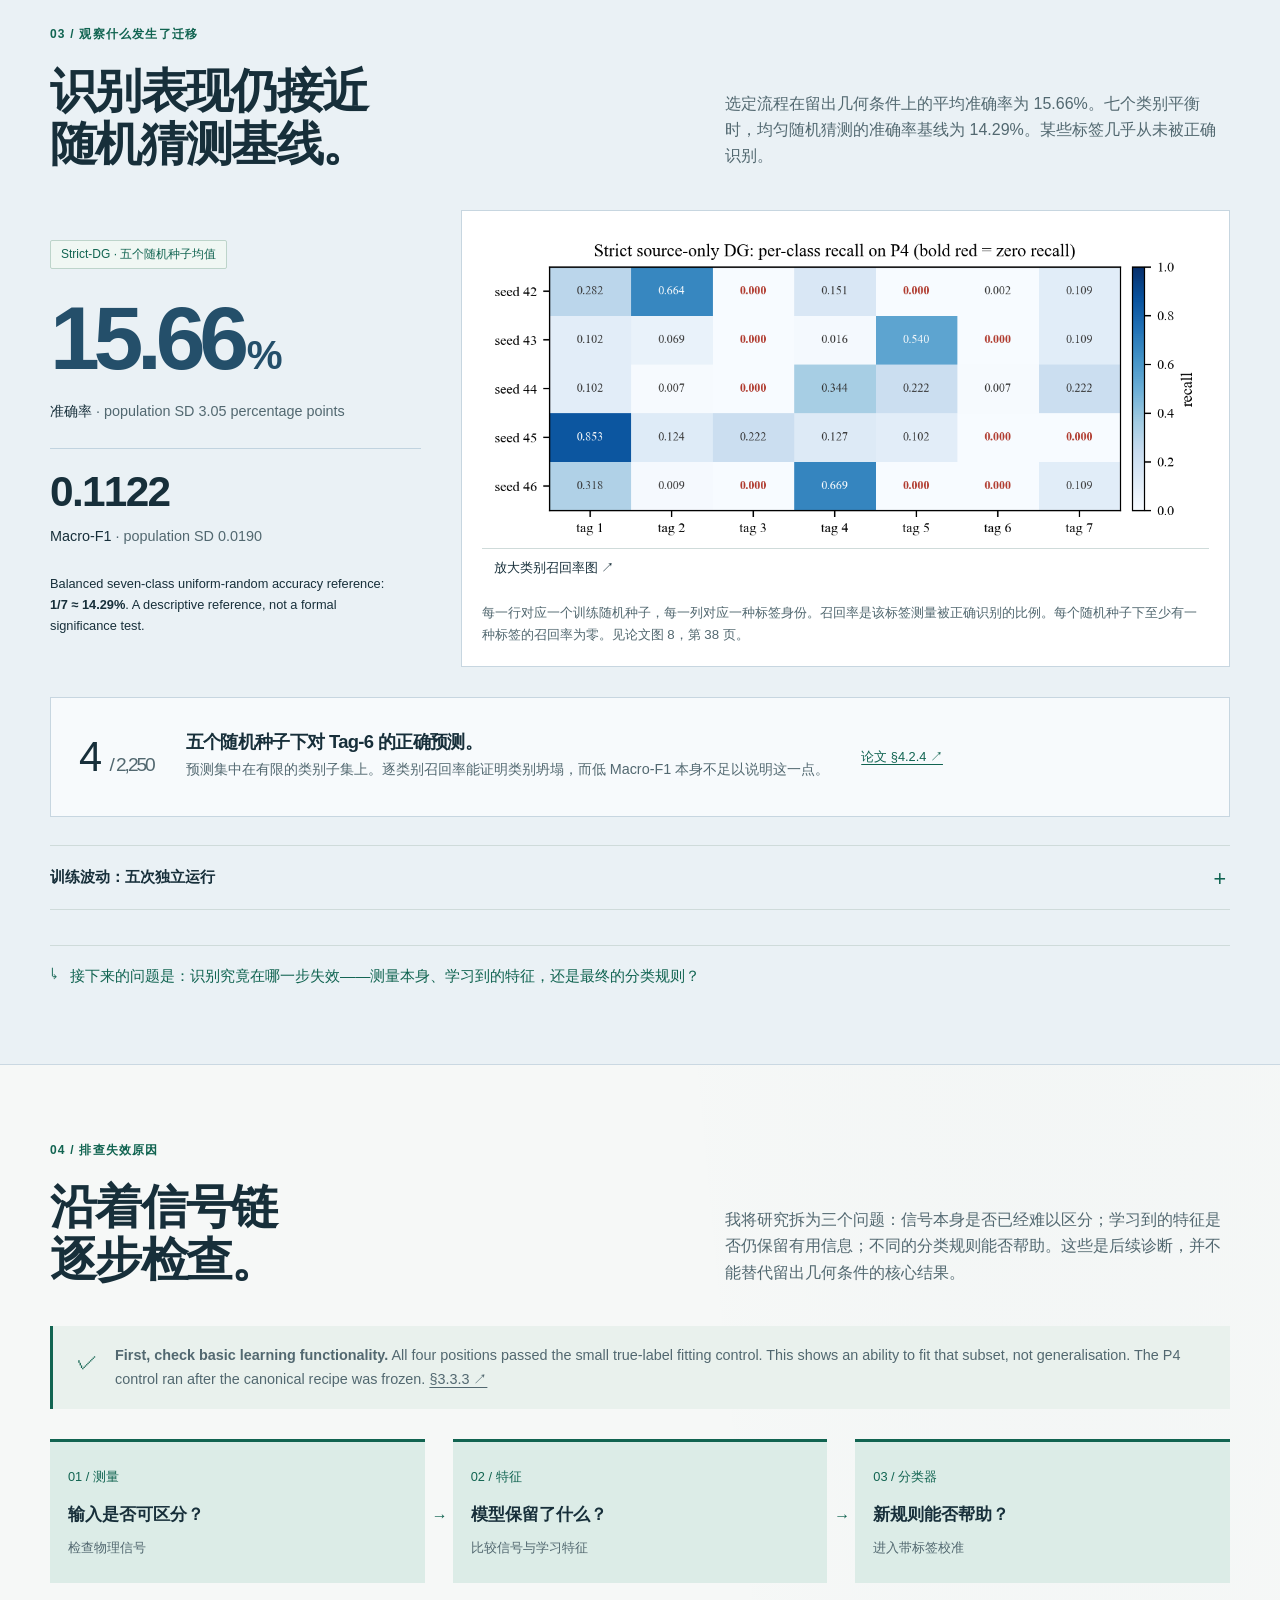
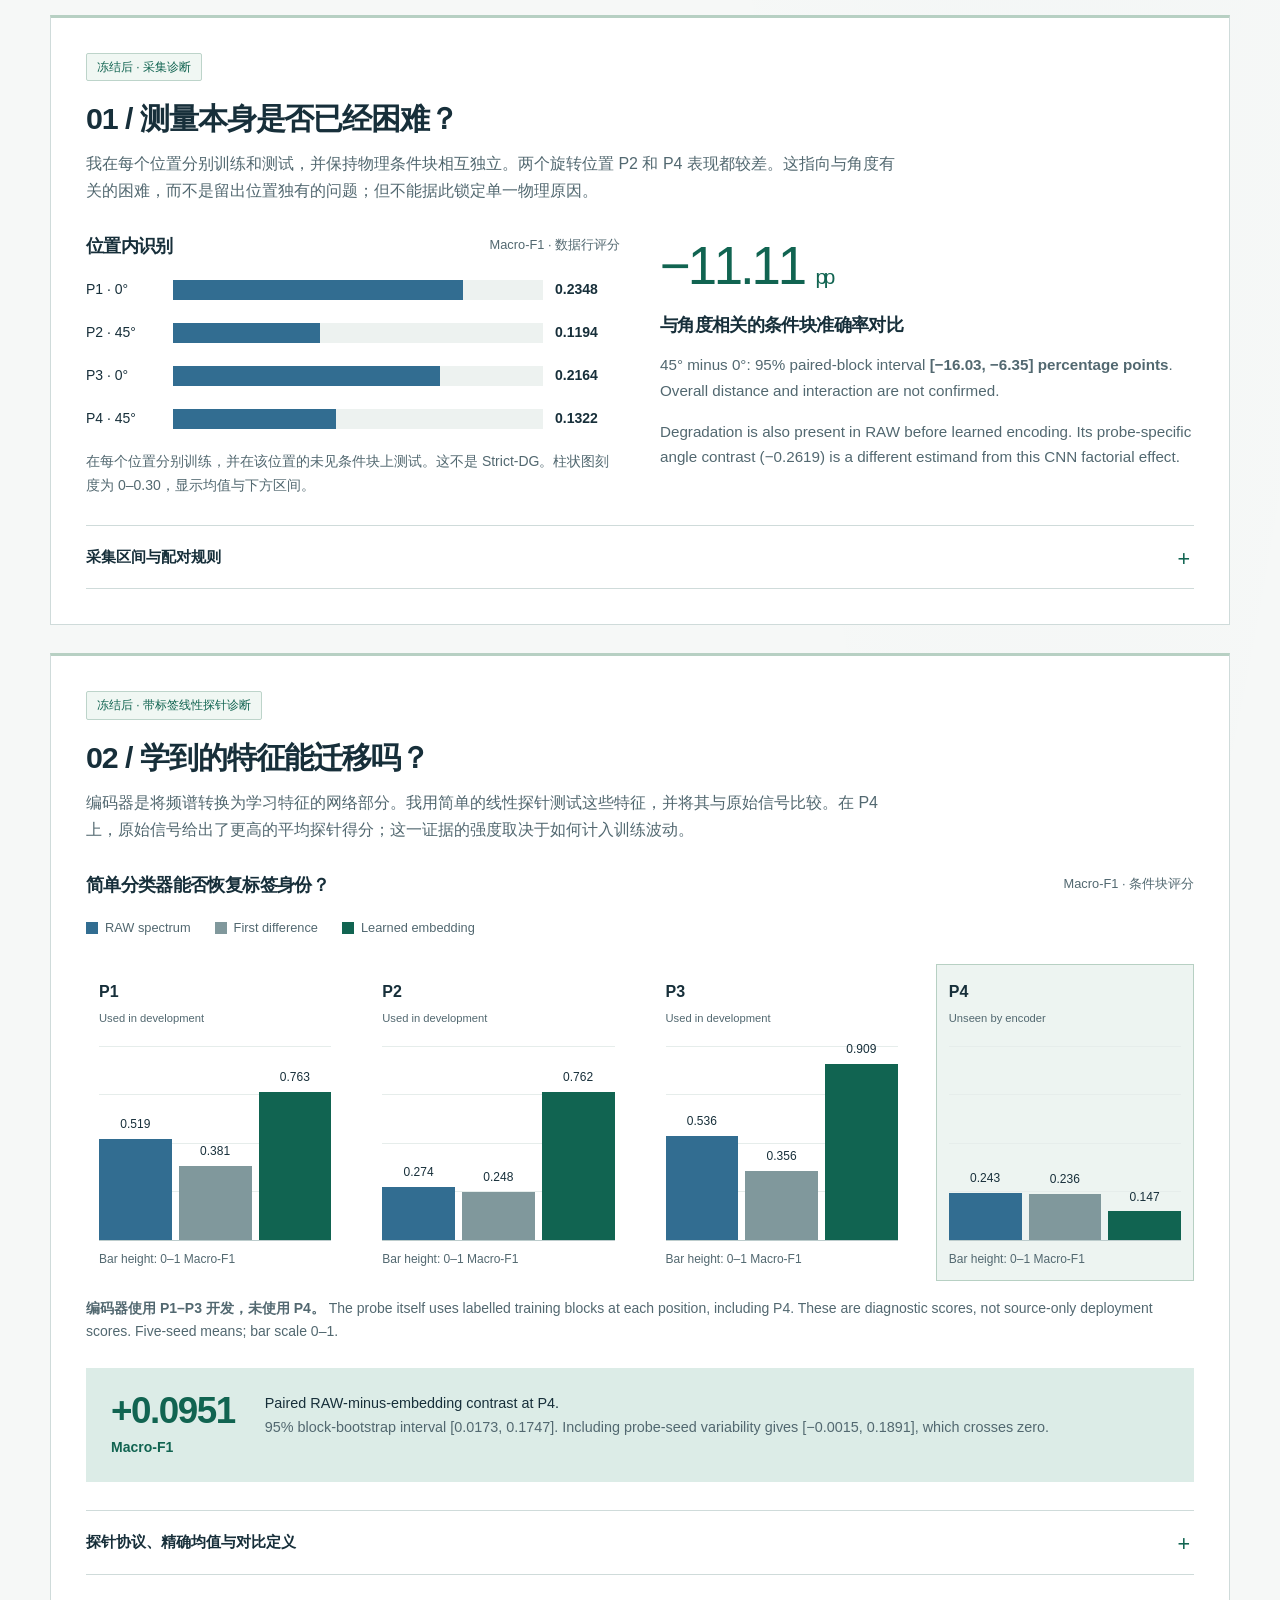
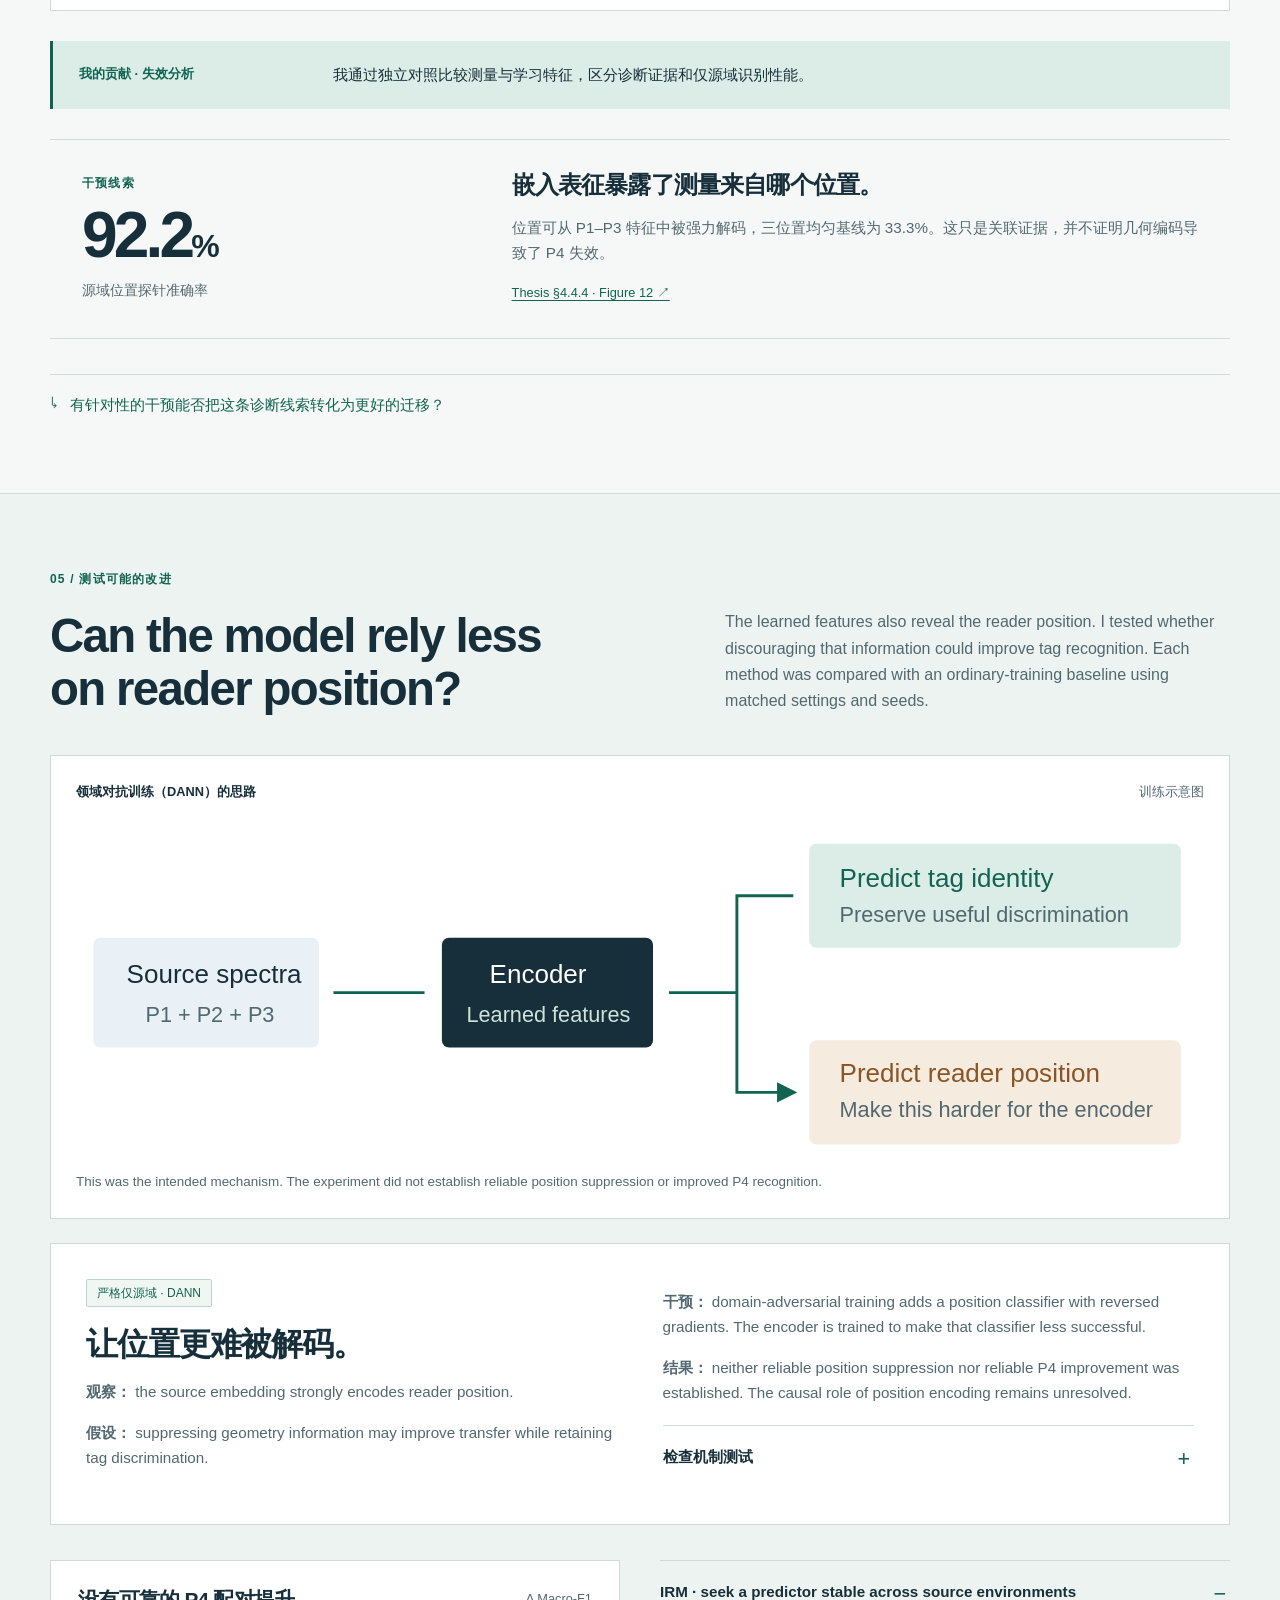
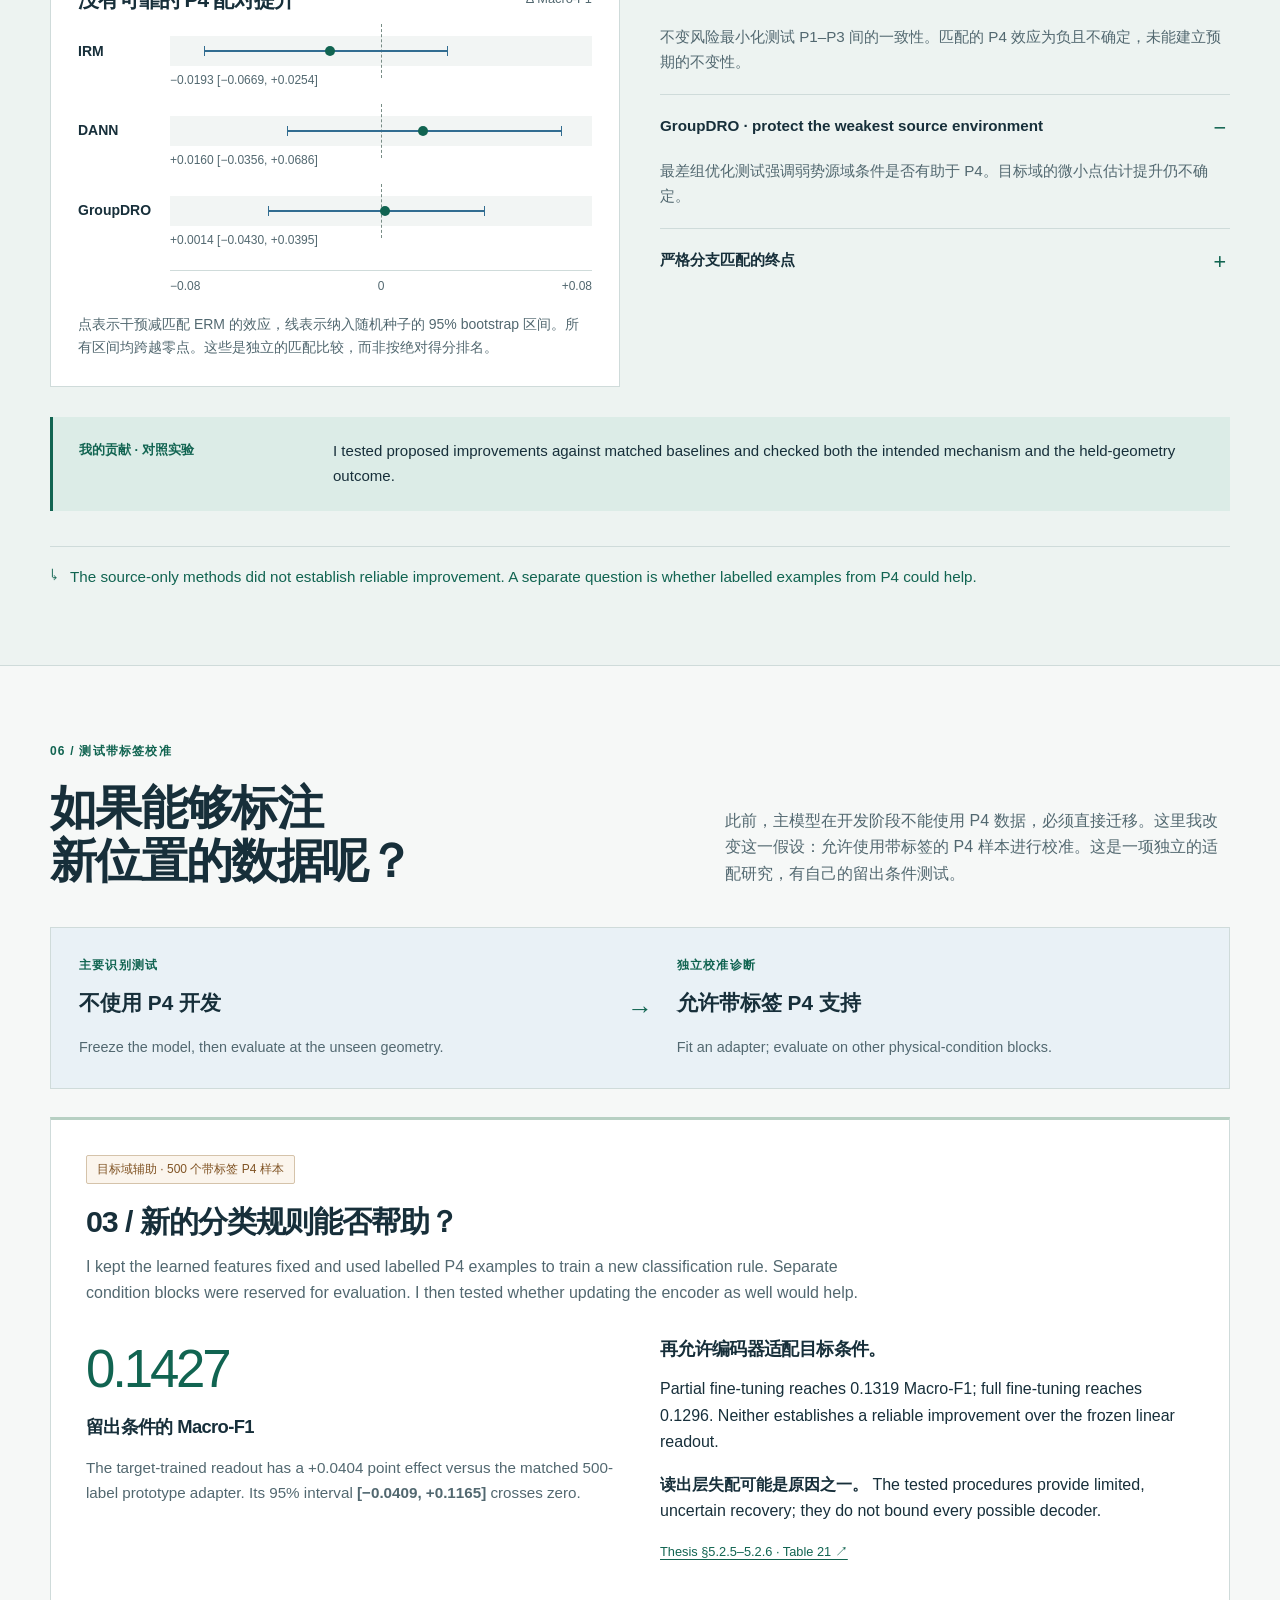
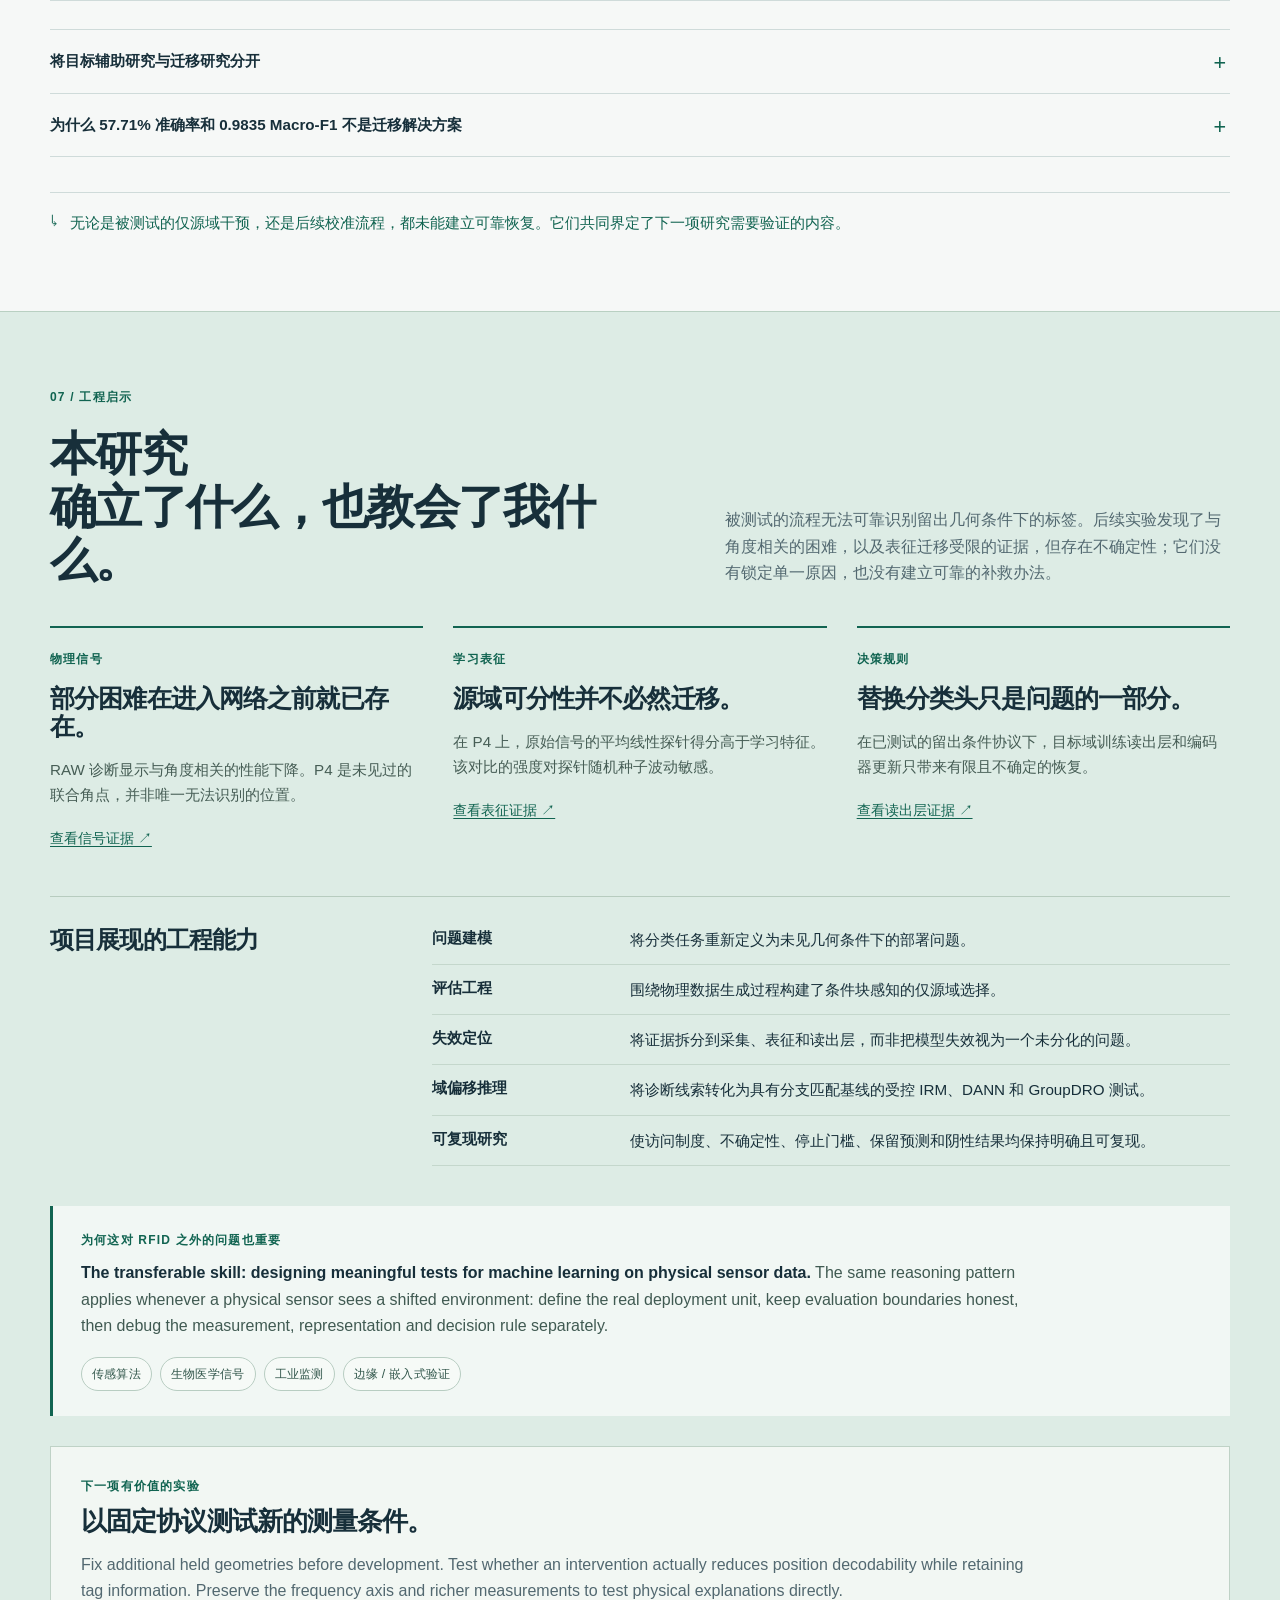
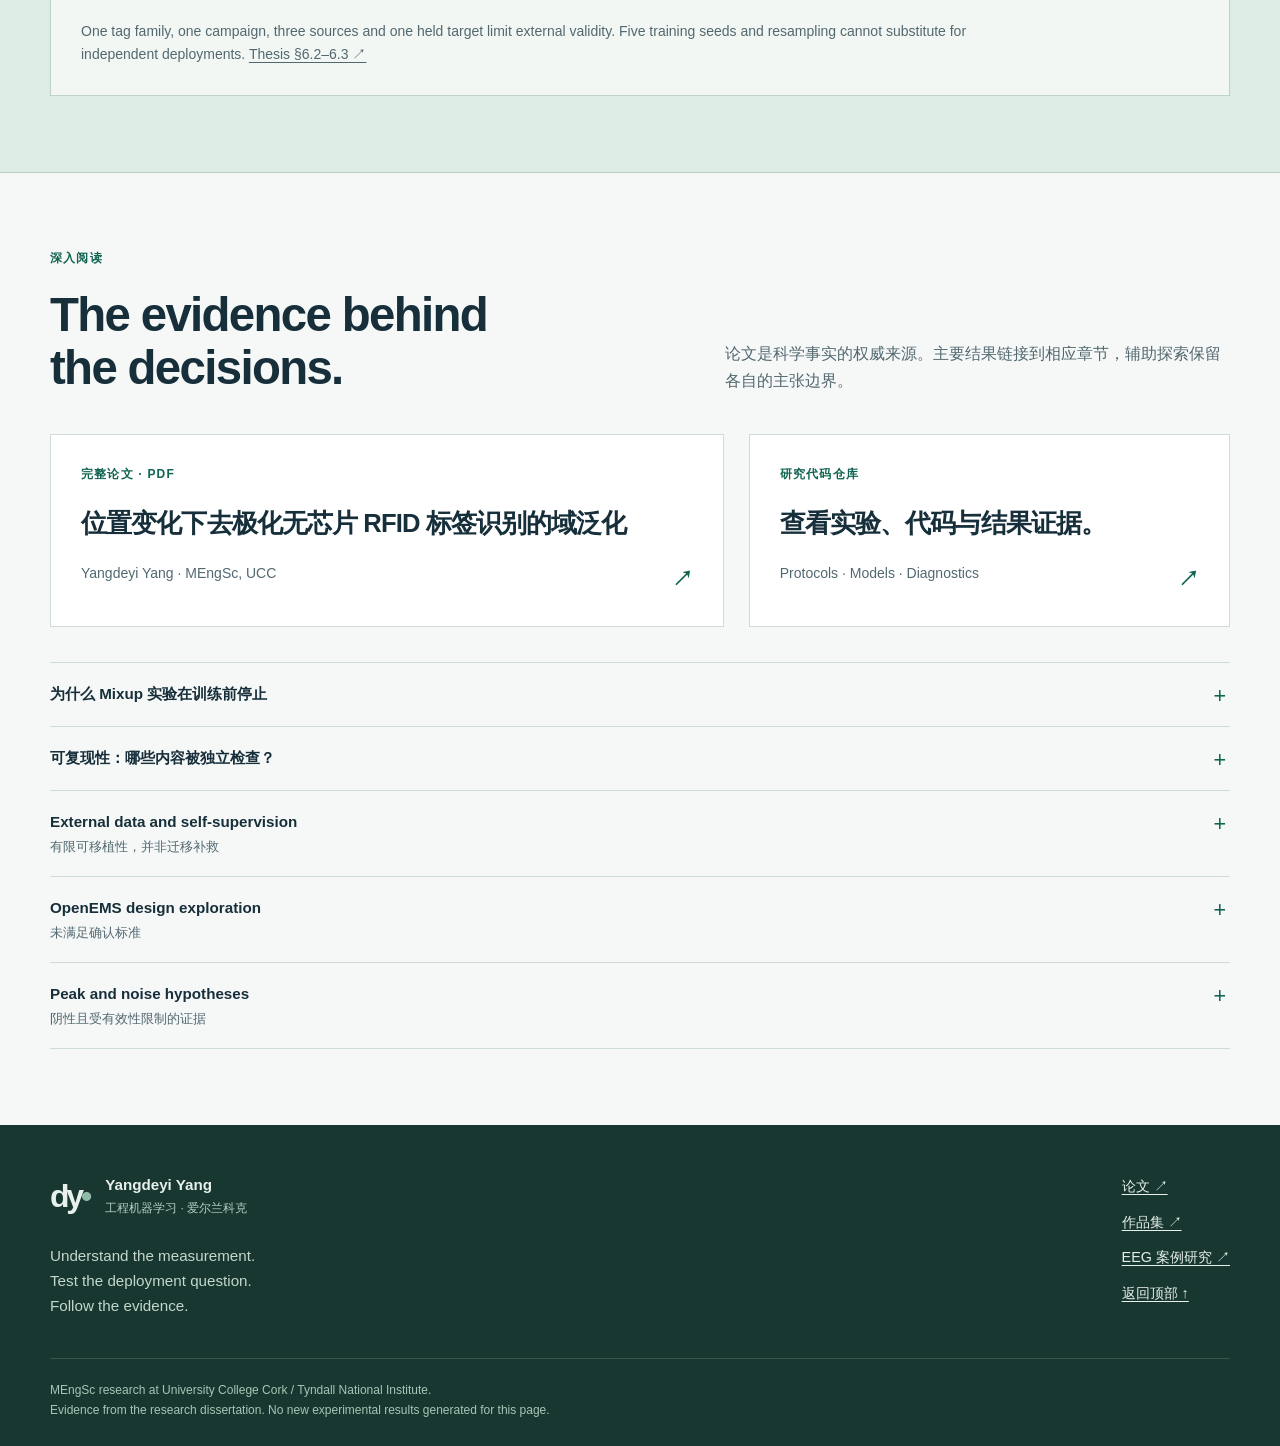
<file: CRFID-research-website/zh.html>
<!doctype html>
<html lang="zh-CN">
<head>
  <meta charset="utf-8">
  <meta name="viewport" content="width=device-width, initial-scale=1">
  <meta name="description" content="无芯片 RFID 标签识别在读写器位置变化下的域泛化研究。">
  <title>CRFID 域泛化研究 | Yangdeyi Yang</title>
  <script type="module" src="src/zh-page.js"></script>
</head>
<body>
  <main aria-live="polite">正在加载完整中文案例…</main>

  <!-- Privacy-first site analytics: page views, visitors, referrers, and navigation paths. -->
  <script async data-hostname="derekamethy.github.io" src="https://scripts.simpleanalyticscdn.com/latest.js"></script>
</body>
</html>
</file>
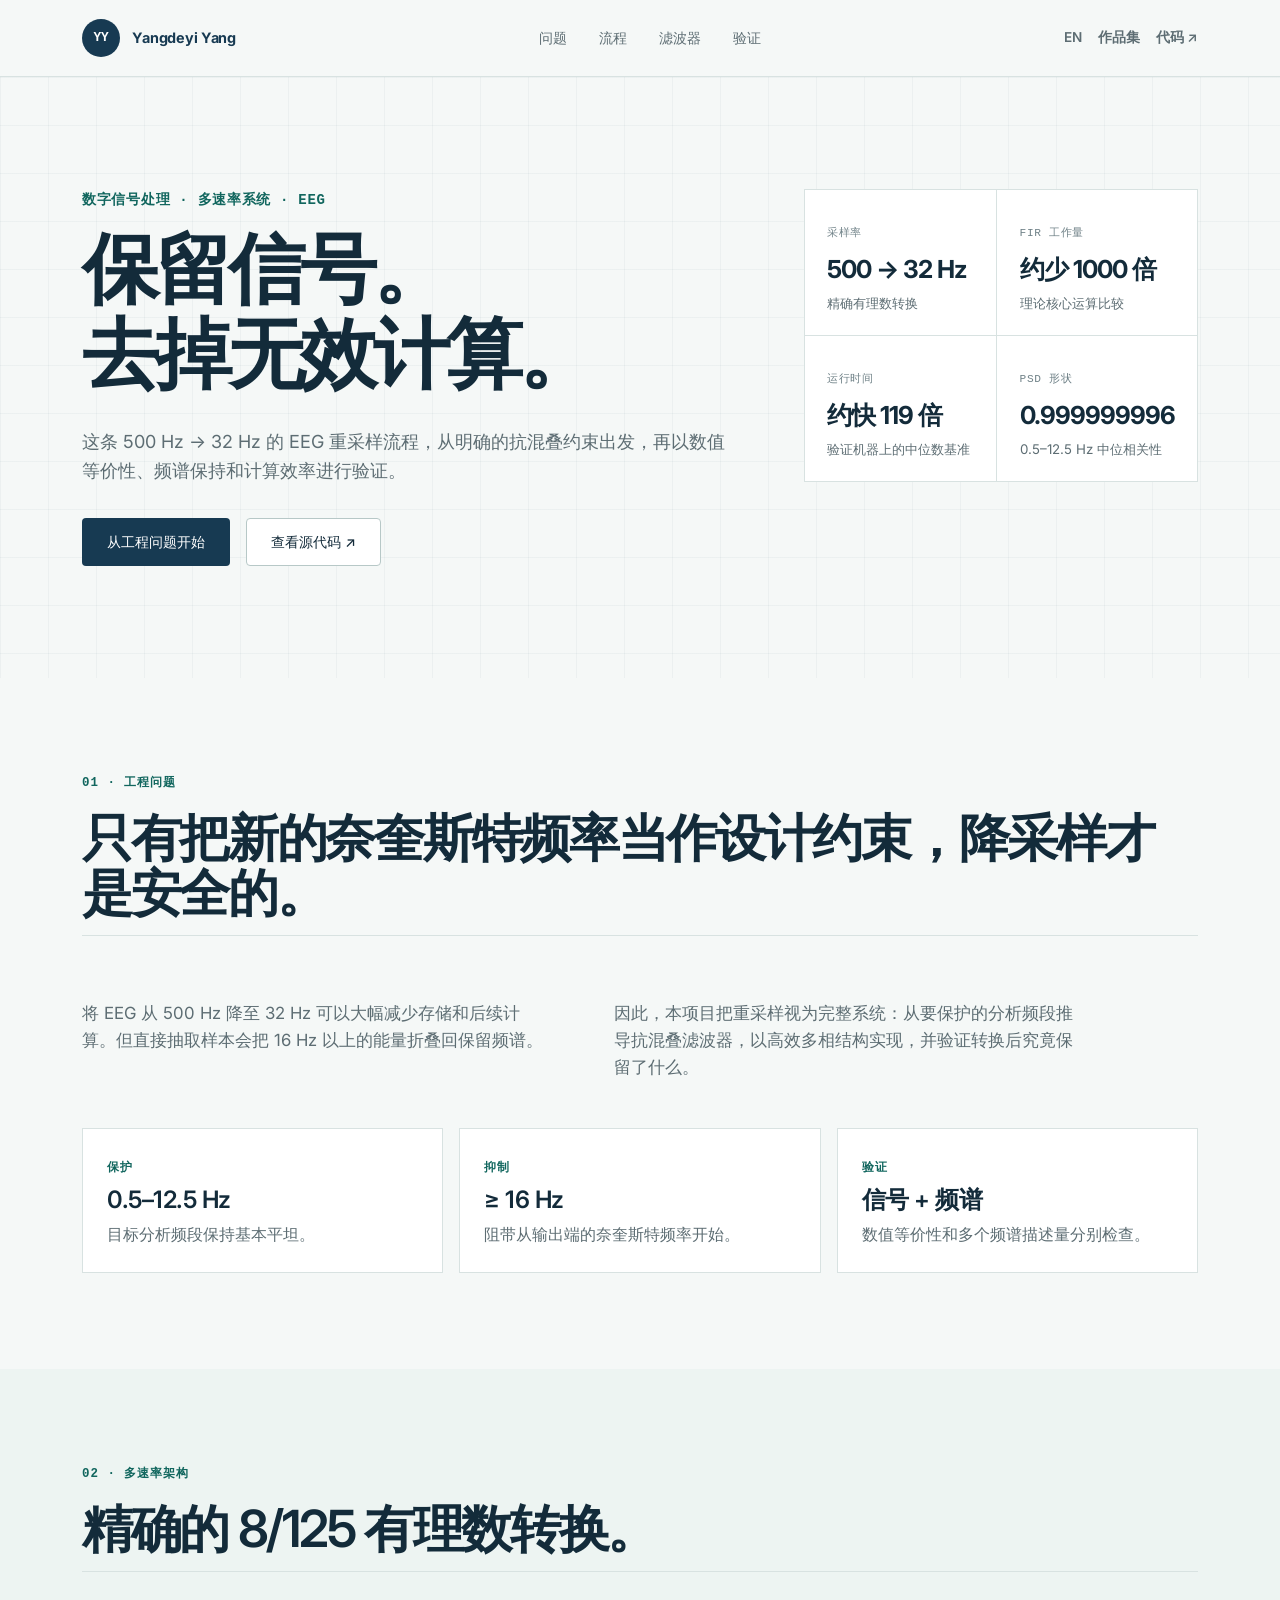
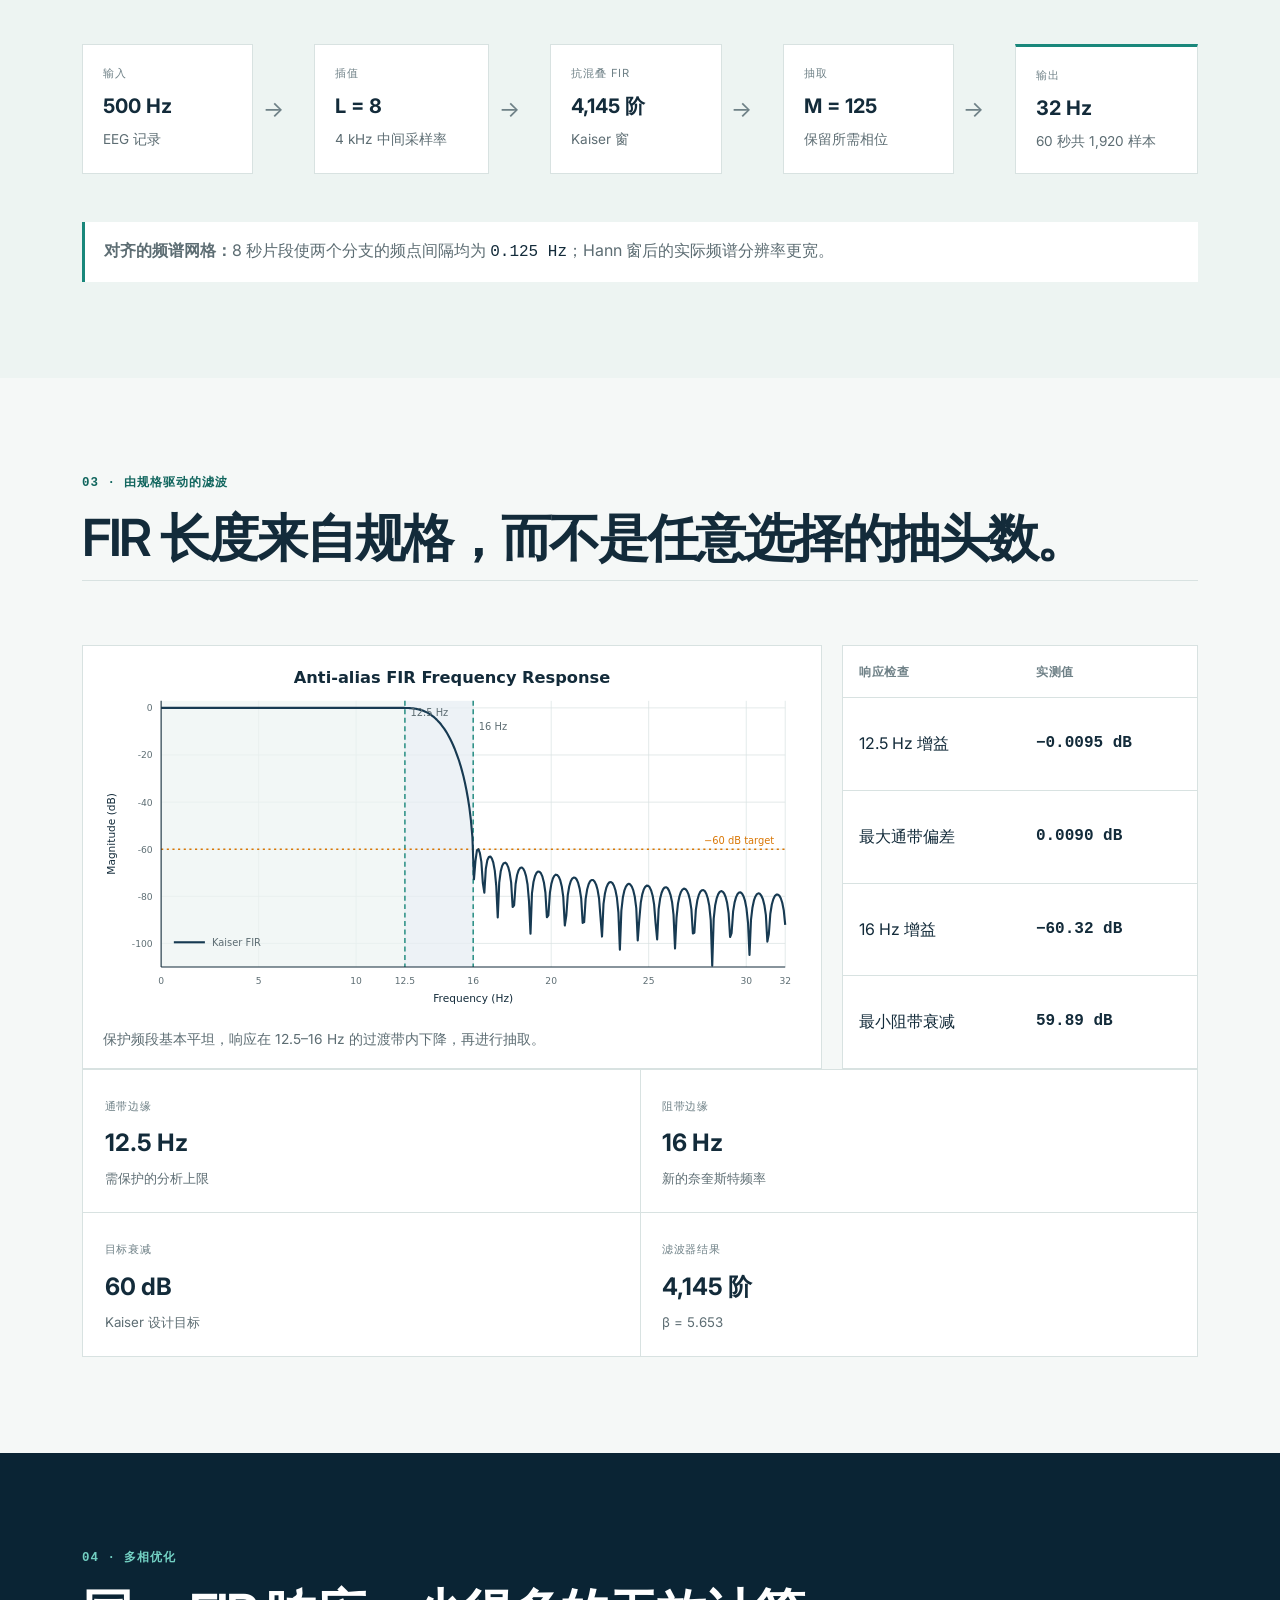
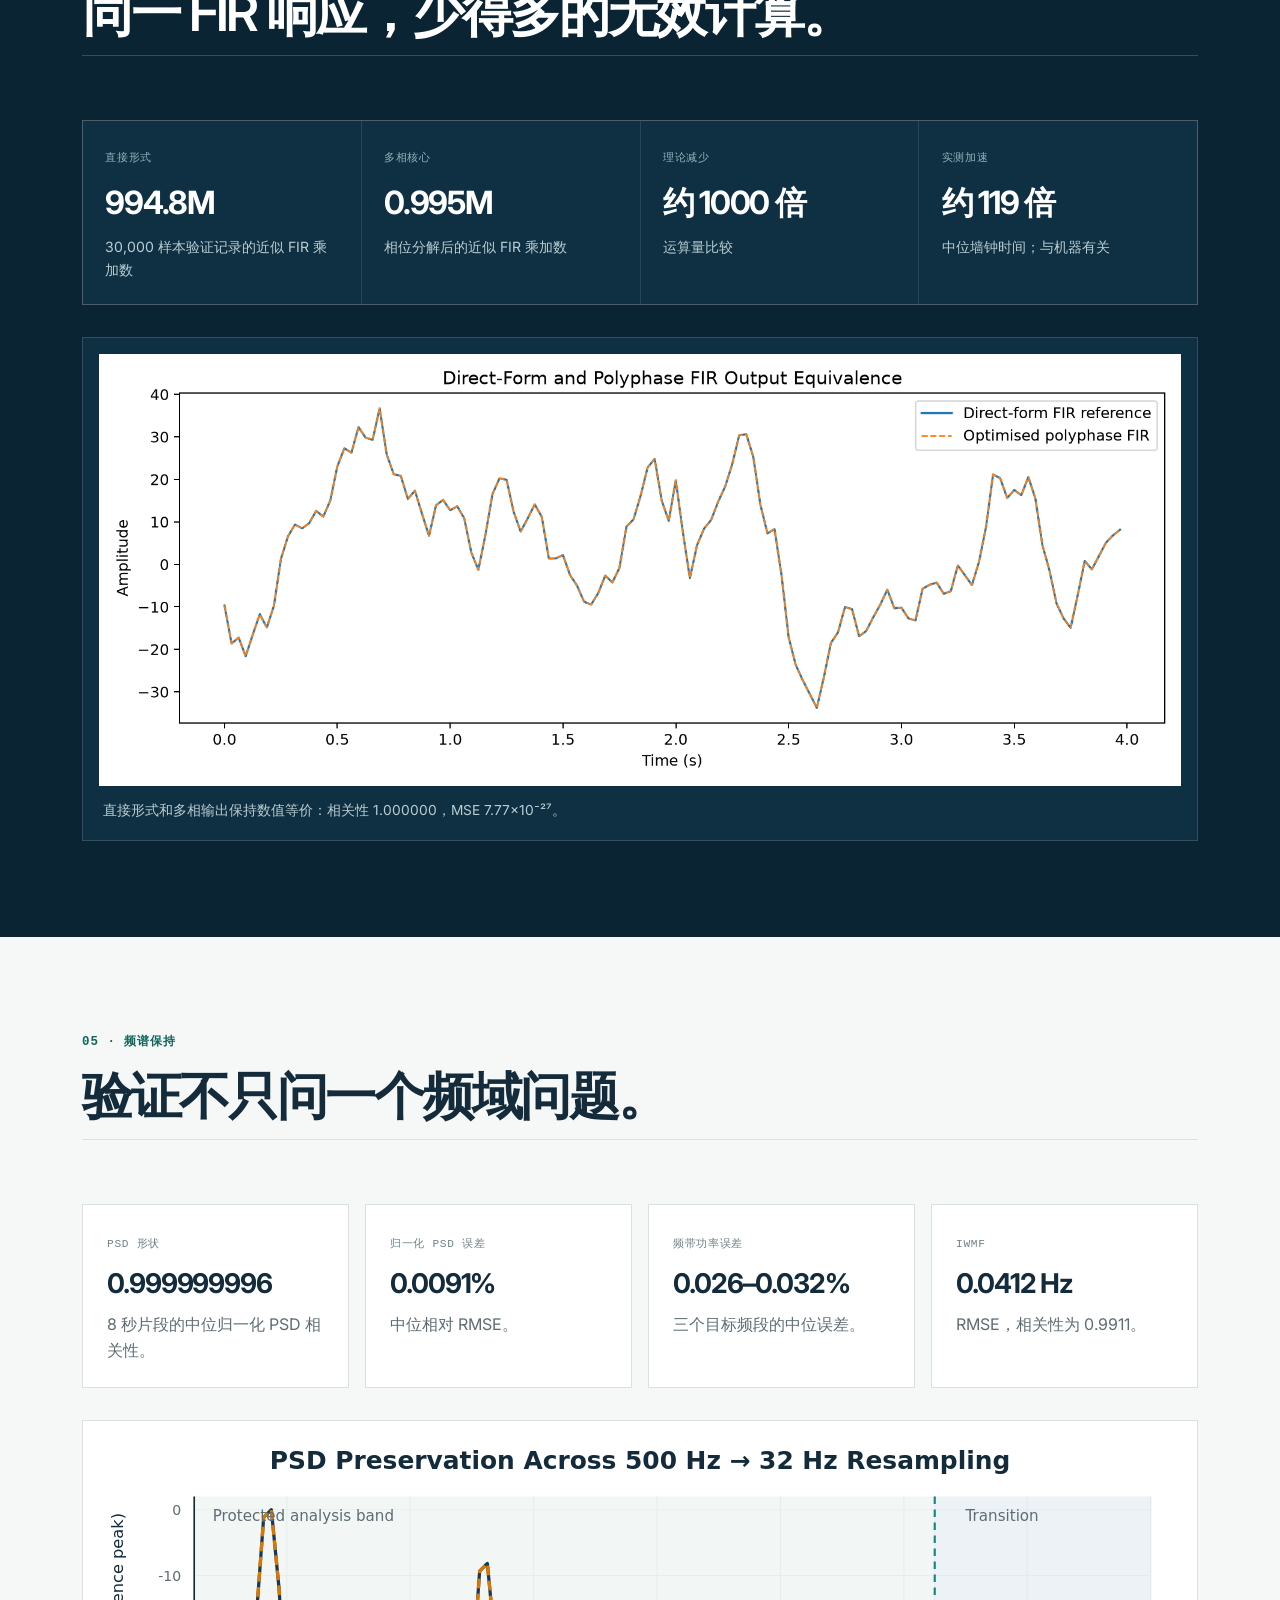
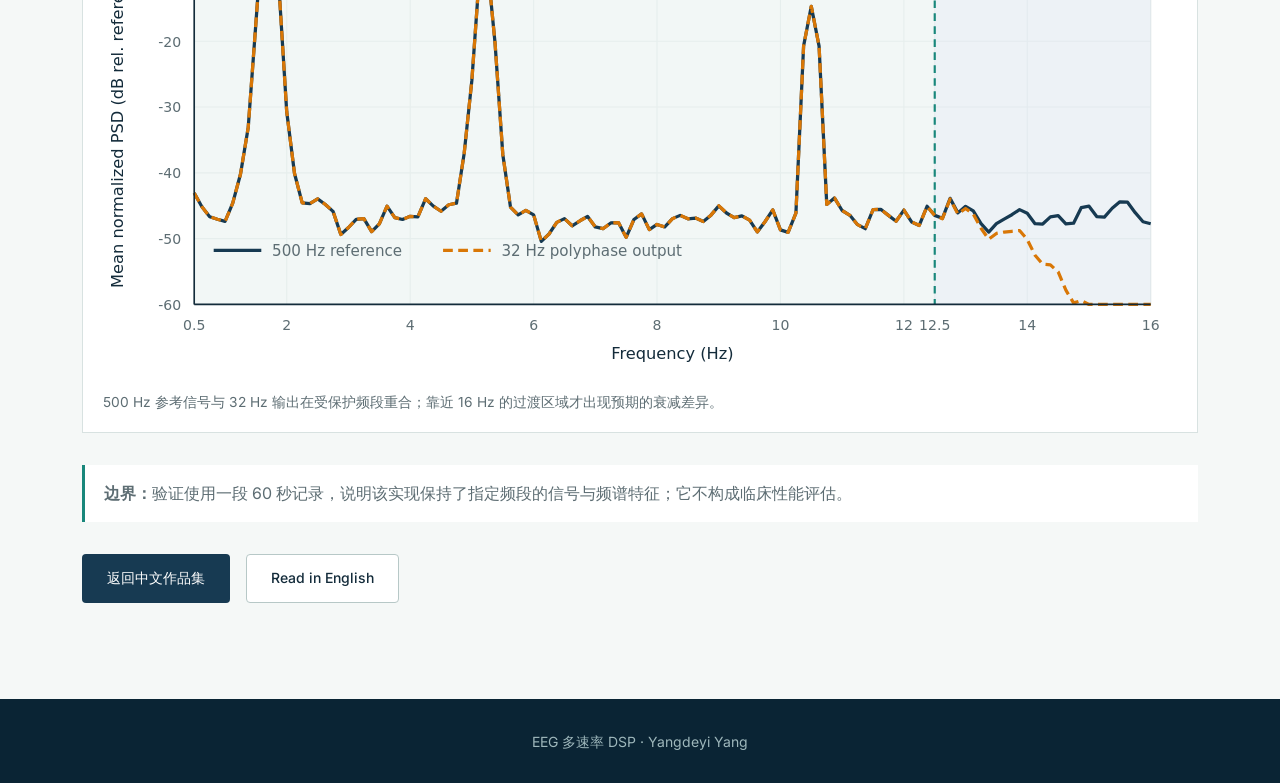
<file: eeg-multirate-dsp/zh.html>
<!DOCTYPE html>
<html lang="zh-CN">
<head>
  <meta charset="UTF-8"><meta name="viewport" content="width=device-width, initial-scale=1.0">
  <meta name="description" content="EEG 多速率 DSP 工程案例：500 Hz 到 32 Hz 重采样、Kaiser 抗混叠 FIR、多相优化与频谱保持验证。">
  <title>EEG 多速率 DSP | Yangdeyi Yang</title>
  <link rel="icon" href="../assets/favicon.svg" type="image/svg+xml"><link rel="stylesheet" href="style.css">
  <link rel="preconnect" href="https://fonts.googleapis.com"><link rel="preconnect" href="https://fonts.gstatic.com" crossorigin><link href="https://fonts.googleapis.com/css2?family=Inter:wght@300;400;500;600;700&display=swap" rel="stylesheet">
</head>
<body class="zh-page"><a class="skip-link" href="#main">跳至正文</a>
  <nav class="site-nav" aria-label="DSP 案例导航"><div class="nav-container"><a class="nav-logo" href="#top"><span class="nav-mark">YY</span><span>Yangdeyi Yang</span></a><ul class="nav-links"><li><a href="#problem">问题</a></li><li><a href="#pipeline">流程</a></li><li><a href="#filter">滤波器</a></li><li><a href="#validation">验证</a></li></ul><div class="nav-external"><a class="language-switch" href="index.html" lang="en">EN</a><a href="../zh.html">作品集</a><a href="https://github.com/Derekamethy/eeg-multirate-dsp">代码 ↗</a></div></div></nav>
  <main id="main">
    <section id="top" class="hero-section dsp-hero"><div class="container hero-grid"><div><p class="hero-eyebrow">数字信号处理 · 多速率系统 · EEG</p><h1 class="hero-title">保留信号。<br>去掉无效计算。</h1><p class="hero-subtitle">这条 500 Hz → 32 Hz 的 EEG 重采样流程，从明确的抗混叠约束出发，再以数值等价性、频谱保持和计算效率进行验证。</p><div class="hero-actions"><a href="#problem" class="btn btn-primary">从工程问题开始</a><a href="https://github.com/Derekamethy/eeg-multirate-dsp" class="btn btn-secondary">查看源代码 ↗</a></div></div><div class="hero-metrics"><article><span>采样率</span><strong>500 → 32 Hz</strong><small>精确有理数转换</small></article><article><span>FIR 工作量</span><strong>约少 1000 倍</strong><small>理论核心运算比较</small></article><article><span>运行时间</span><strong>约快 119 倍</strong><small>验证机器上的中位数基准</small></article><article><span>PSD 形状</span><strong>0.999999996</strong><small>0.5–12.5 Hz 中位相关性</small></article></div></div></section>
    <section id="problem" class="case-section"><div class="container"><p class="section-kicker">01 · 工程问题</p><h2 class="section-title">只有把新的奈奎斯特频率当作设计约束，降采样才是安全的。</h2><div class="two-column-copy"><p>将 EEG 从 500 Hz 降至 32 Hz 可以大幅减少存储和后续计算。但直接抽取样本会把 16 Hz 以上的能量折叠回保留频谱。</p><p>因此，本项目把重采样视为完整系统：从要保护的分析频段推导抗混叠滤波器，以高效多相结构实现，并验证转换后究竟保留了什么。</p></div><div class="principle-grid"><article><span>保护</span><h3>0.5–12.5 Hz</h3><p>目标分析频段保持基本平坦。</p></article><article><span>抑制</span><h3>≥ 16 Hz</h3><p>阻带从输出端的奈奎斯特频率开始。</p></article><article><span>验证</span><h3>信号 + 频谱</h3><p>数值等价性和多个频谱描述量分别检查。</p></article></div></div></section>
    <section id="pipeline" class="case-section bg-light"><div class="container"><p class="section-kicker">02 · 多速率架构</p><h2 class="section-title">精确的 8/125 有理数转换。</h2><div class="pipeline-flow"><article><span>输入</span><strong>500 Hz</strong><p>EEG 记录</p></article><i>→</i><article><span>插值</span><strong>L = 8</strong><p>4 kHz 中间采样率</p></article><i>→</i><article><span>抗混叠 FIR</span><strong>4,145 阶</strong><p>Kaiser 窗</p></article><i>→</i><article><span>抽取</span><strong>M = 125</strong><p>保留所需相位</p></article><i>→</i><article class="pipeline-output"><span>输出</span><strong>32 Hz</strong><p>60 秒共 1,920 样本</p></article></div><div class="resolution-note"><strong>对齐的频谱网格：</strong>8 秒片段使两个分支的频点间隔均为 <code>0.125 Hz</code>；Hann 窗后的实际频谱分辨率更宽。</div></div></section>
    <section id="filter" class="case-section"><div class="container"><p class="section-kicker">03 · 由规格驱动的滤波</p><h2 class="section-title">FIR 长度来自规格，而不是任意选择的抽头数。</h2><div class="filter-proof-grid"><figure class="evidence-figure"><img src="assets/fir_frequency_response.svg" alt="抗混叠 Kaiser FIR 的频率响应" loading="lazy"><figcaption>保护频段基本平坦，响应在 12.5–16 Hz 的过渡带内下降，再进行抽取。</figcaption></figure><table class="metric-table"><thead><tr><th>响应检查</th><th>实测值</th></tr></thead><tbody><tr><td>12.5 Hz 增益</td><td>−0.0095 dB</td></tr><tr><td>最大通带偏差</td><td>0.0090 dB</td></tr><tr><td>16 Hz 增益</td><td>−60.32 dB</td></tr><tr><td>最小阻带衰减</td><td>59.89 dB</td></tr></tbody></table></div><div class="spec-cards"><article><span>通带边缘</span><strong>12.5 Hz</strong><small>需保护的分析上限</small></article><article><span>阻带边缘</span><strong>16 Hz</strong><small>新的奈奎斯特频率</small></article><article><span>目标衰减</span><strong>60 dB</strong><small>Kaiser 设计目标</small></article><article><span>滤波器结果</span><strong>4,145 阶</strong><small>β = 5.653</small></article></div></div></section>
    <section class="case-section dark-section"><div class="container"><p class="section-kicker light-kicker">04 · 多相优化</p><h2 class="section-title light-title">同一 FIR 响应，少得多的无效计算。</h2><div class="complexity-grid"><article><span>直接形式</span><strong>994.8M</strong><p>30,000 样本验证记录的近似 FIR 乘加数</p></article><article><span>多相核心</span><strong>0.995M</strong><p>相位分解后的近似 FIR 乘加数</p></article><article><span>理论减少</span><strong>约 1000 倍</strong><p>运算量比较</p></article><article><span>实测加速</span><strong>约 119 倍</strong><p>中位墙钟时间；与机器有关</p></article></div><figure class="evidence-figure dark-figure"><img src="assets/resampling_equivalence.png" alt="直接形式与多相重采样结果重叠"><figcaption>直接形式和多相输出保持数值等价：相关性 1.000000，MSE 7.77×10⁻²⁷。</figcaption></figure></div></section>
    <section id="validation" class="case-section"><div class="container"><p class="section-kicker">05 · 频谱保持</p><h2 class="section-title">验证不只问一个频域问题。</h2><div class="validation-grid"><article class="validation-card"><span>PSD 形状</span><strong>0.999999996</strong><p>8 秒片段的中位归一化 PSD 相关性。</p></article><article class="validation-card"><span>归一化 PSD 误差</span><strong>0.0091%</strong><p>中位相对 RMSE。</p></article><article class="validation-card"><span>频带功率误差</span><strong>0.026–0.032%</strong><p>三个目标频段的中位误差。</p></article><article class="validation-card"><span>IWMF</span><strong>0.0412 Hz</strong><p>RMSE，相关性为 0.9911。</p></article></div><figure class="evidence-figure"><img src="assets/psd_band_preservation.svg" alt="重采样前后在受保护频段的归一化 PSD" loading="lazy"><figcaption>500 Hz 参考信号与 32 Hz 输出在受保护频段重合；靠近 16 Hz 的过渡区域才出现预期的衰减差异。</figcaption></figure><div class="scope-note"><strong>边界：</strong>验证使用一段 60 秒记录，说明该实现保持了指定频段的信号与频谱特征；它不构成临床性能评估。</div><div class="closing-actions"><a class="btn btn-primary" href="../zh.html">返回中文作品集</a><a class="btn btn-secondary" href="index.html">Read in English</a></div></div></section>
  </main><footer class="site-footer"><p>EEG 多速率 DSP · Yangdeyi Yang</p></footer>
  <!-- Privacy-first site analytics: page views, visitors, referrers, and navigation paths. -->
  <script async data-hostname="derekamethy.github.io" src="https://scripts.simpleanalyticscdn.com/latest.js"></script>
</body></html>
</file>
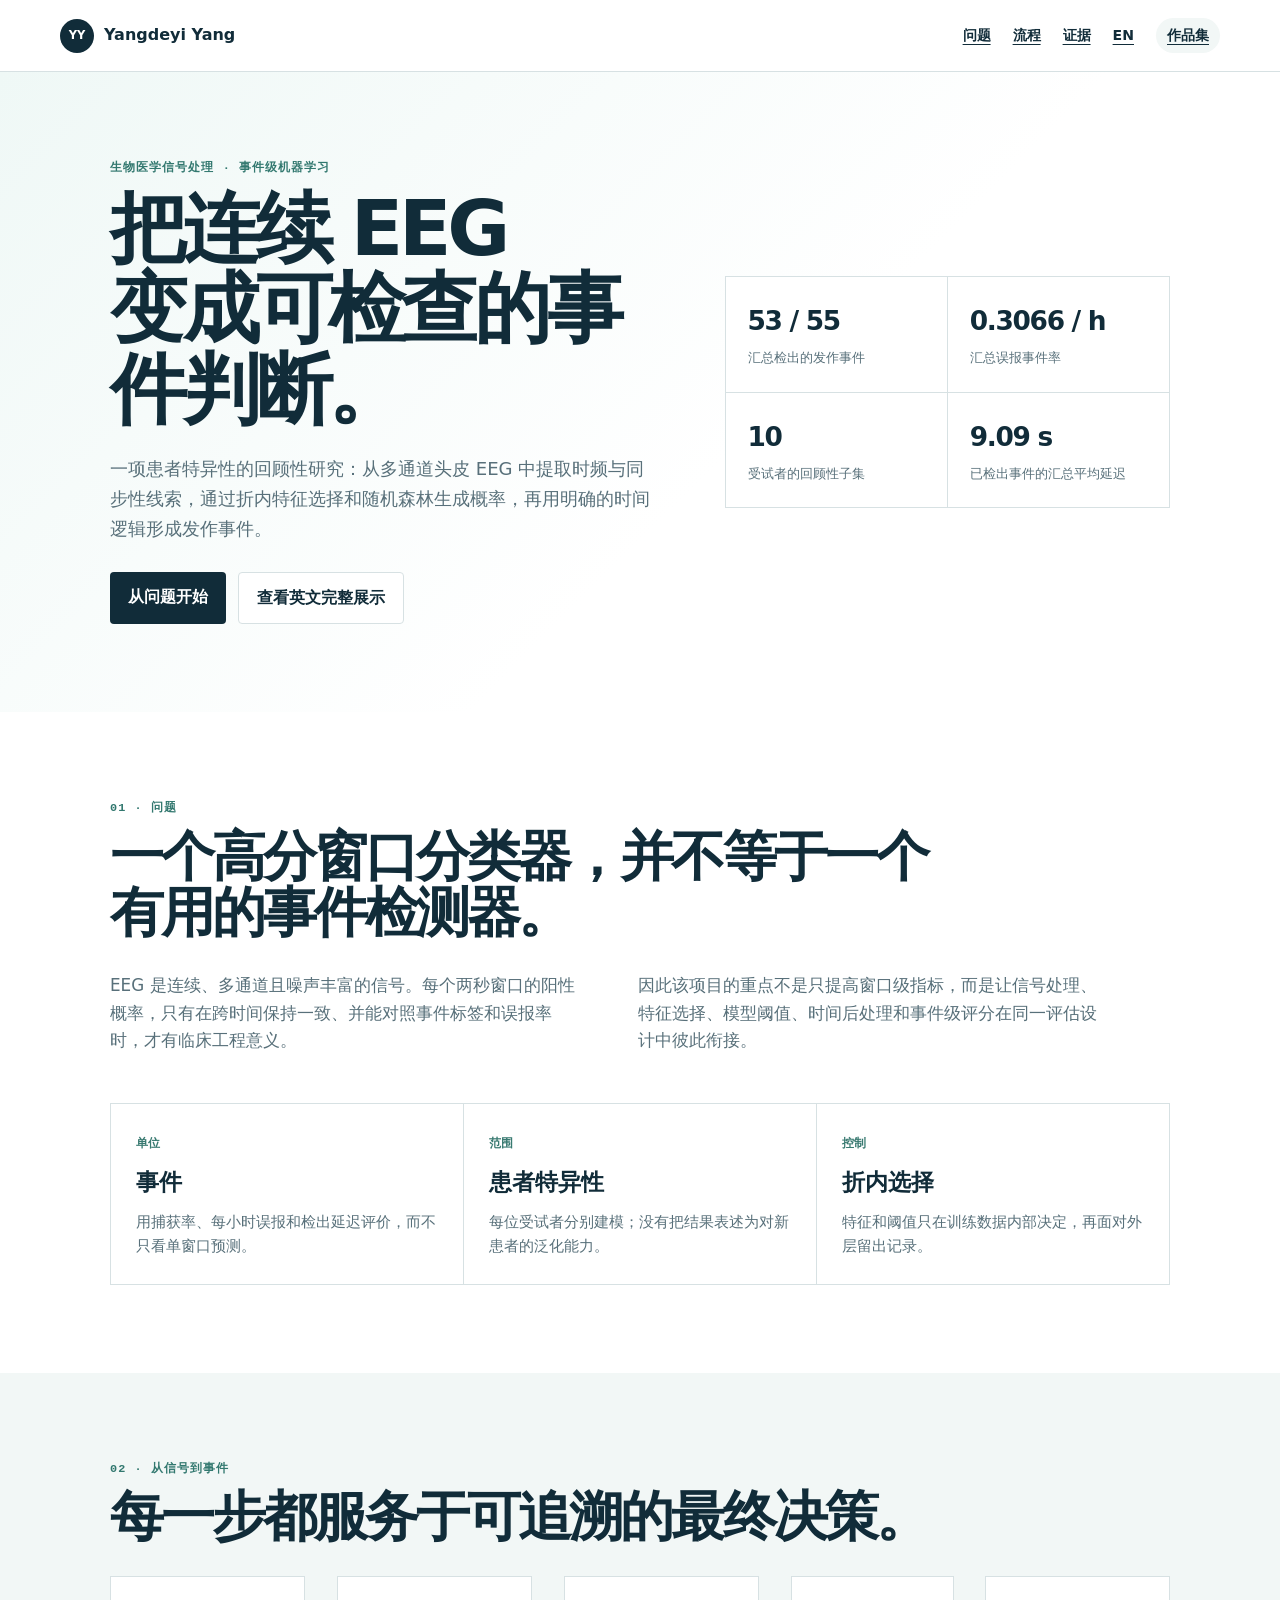
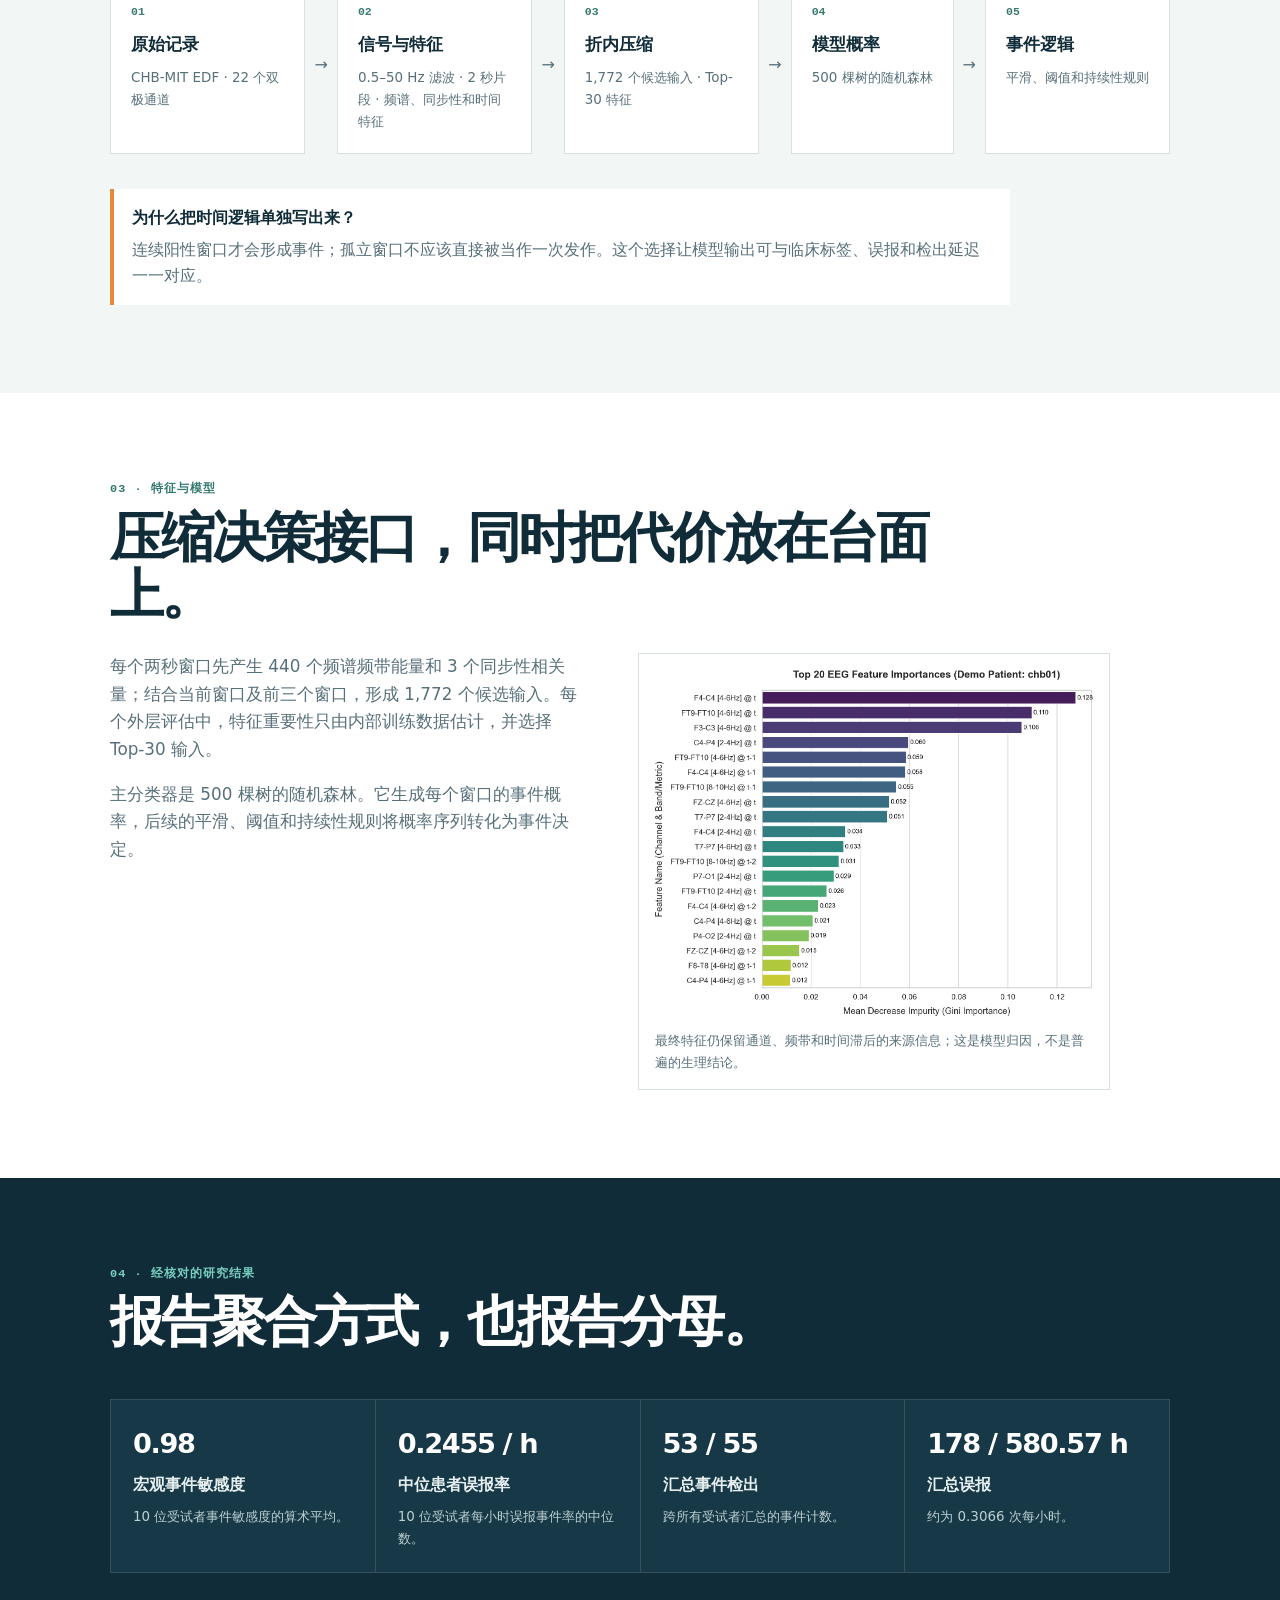
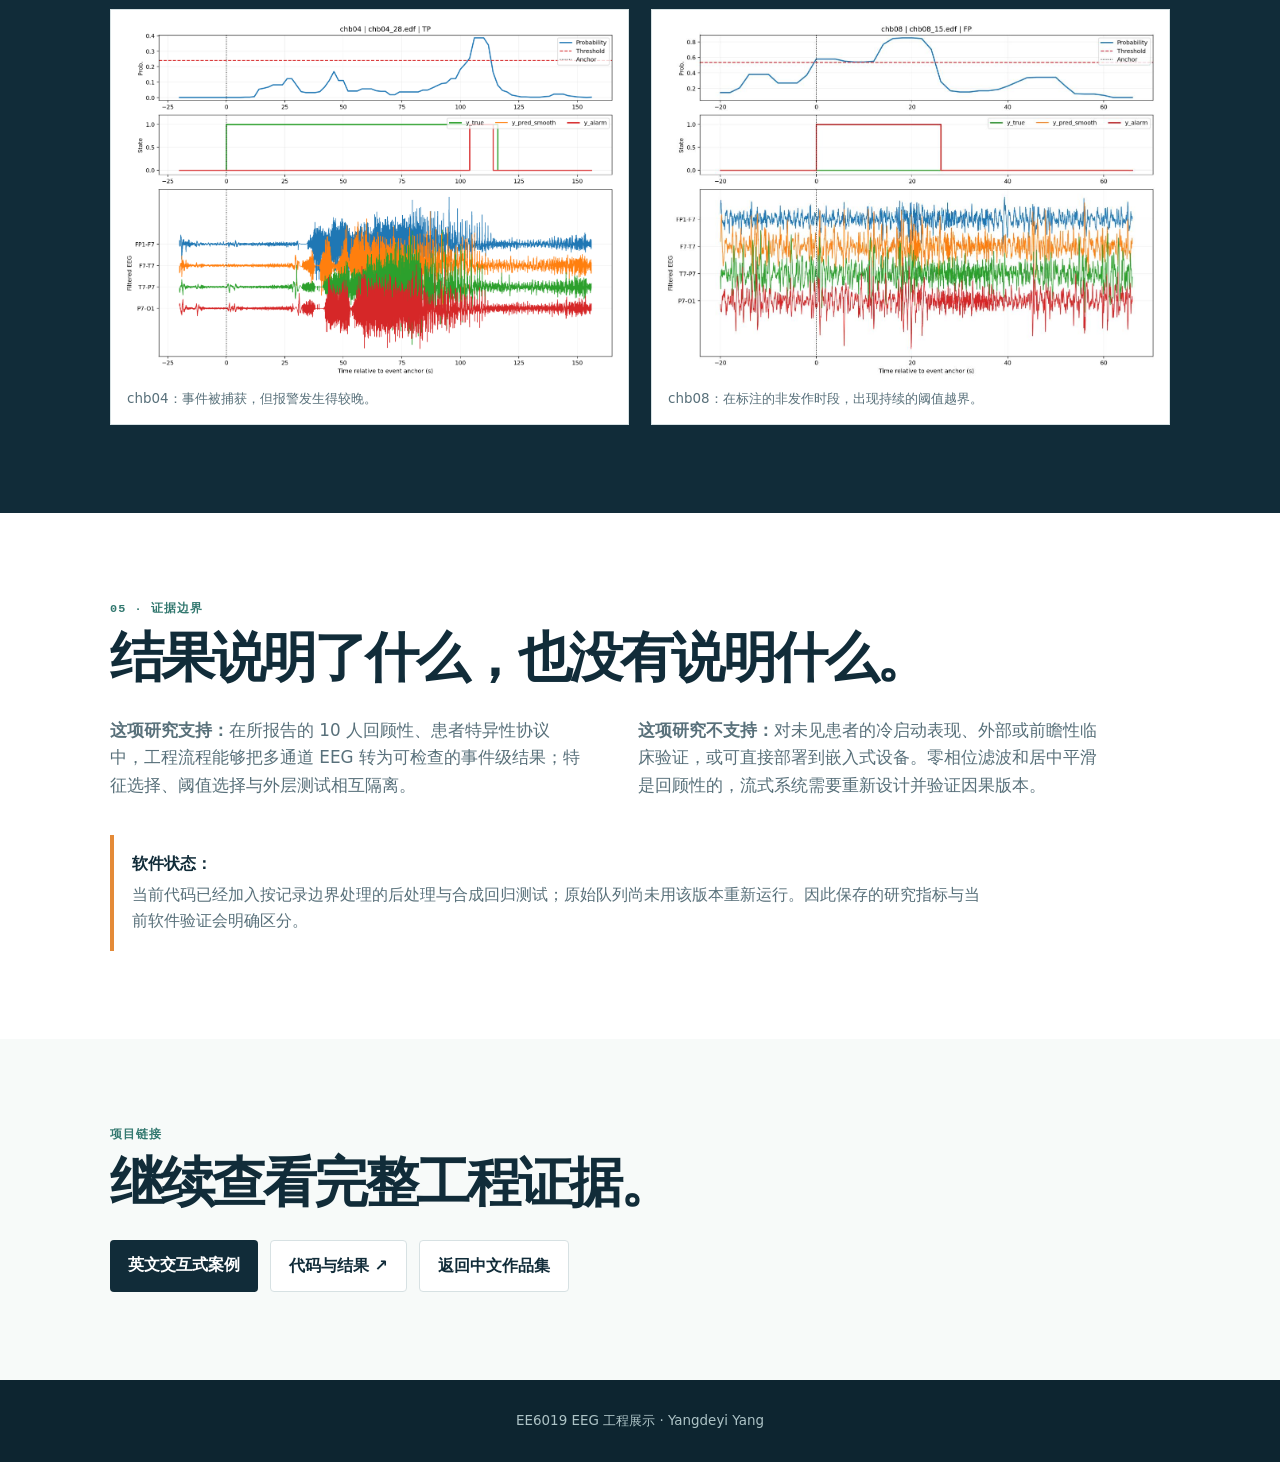
<file: EEG-seizure-detection-website/zh.html>
<!doctype html>
<html lang="zh-CN"><head><meta charset="utf-8"><meta name="viewport" content="width=device-width,initial-scale=1"><title>EEG 癫痫发作检测 | Yangdeyi Yang</title><meta name="description" content="患者特异性 EEG 癫痫发作检测工程案例：从多通道信号到可检查的事件级判断。"><link rel="stylesheet" href="zh.css"></head>
<body><a class="skip" href="#main">跳至正文</a><header><a class="brand" href="../zh.html"><b>YY</b> Yangdeyi Yang</a><nav><a href="#question">问题</a><a href="#pipeline">流程</a><a href="#evidence">证据</a><a href="index.html" lang="en">EN</a><a href="../zh.html">作品集</a></nav></header>
<main id="main"><section class="hero"><div><p class="kicker">生物医学信号处理 · 事件级机器学习</p><h1>把连续 EEG<br>变成可检查的事件判断。</h1><p class="lead">一项患者特异性的回顾性研究：从多通道头皮 EEG 中提取时频与同步性线索，通过折内特征选择和随机森林生成概率，再用明确的时间逻辑形成发作事件。</p><div class="buttons"><a href="#question">从问题开始</a><a class="ghost" href="index.html">查看英文完整展示</a></div></div><dl class="hero-metrics"><div><dt>53 / 55</dt><dd>汇总检出的发作事件</dd></div><div><dt>0.3066 / h</dt><dd>汇总误报事件率</dd></div><div><dt>10</dt><dd>受试者的回顾性子集</dd></div><div><dt>9.09 s</dt><dd>已检出事件的汇总平均延迟</dd></div></dl></section>
<section id="question"><p class="kicker">01 · 问题</p><h2>一个高分窗口分类器，并不等于一个有用的事件检测器。</h2><div class="cols"><p>EEG 是连续、多通道且噪声丰富的信号。每个两秒窗口的阳性概率，只有在跨时间保持一致、并能对照事件标签和误报率时，才有临床工程意义。</p><p>因此该项目的重点不是只提高窗口级指标，而是让信号处理、特征选择、模型阈值、时间后处理和事件级评分在同一评估设计中彼此衔接。</p></div><div class="cards"><article><b>单位</b><h3>事件</h3><p>用捕获率、每小时误报和检出延迟评价，而不只看单窗口预测。</p></article><article><b>范围</b><h3>患者特异性</h3><p>每位受试者分别建模；没有把结果表述为对新患者的泛化能力。</p></article><article><b>控制</b><h3>折内选择</h3><p>特征和阈值只在训练数据内部决定，再面对外层留出记录。</p></article></div></section>
<section id="pipeline" class="tint"><p class="kicker">02 · 从信号到事件</p><h2>每一步都服务于可追溯的最终决策。</h2><div class="flow"><article><span>01</span><strong>原始记录</strong><p>CHB-MIT EDF · 22 个双极通道</p></article><i>→</i><article><span>02</span><strong>信号与特征</strong><p>0.5–50 Hz 滤波 · 2 秒片段 · 频谱、同步性和时间特征</p></article><i>→</i><article><span>03</span><strong>折内压缩</strong><p>1,772 个候选输入 · Top-30 特征</p></article><i>→</i><article><span>04</span><strong>模型概率</strong><p>500 棵树的随机森林</p></article><i>→</i><article><span>05</span><strong>事件逻辑</strong><p>平滑、阈值和持续性规则</p></article></div><div class="note"><strong>为什么把时间逻辑单独写出来？</strong> 连续阳性窗口才会形成事件；孤立窗口不应该直接被当作一次发作。这个选择让模型输出可与临床标签、误报和检出延迟一一对应。</div></section>
<section><p class="kicker">03 · 特征与模型</p><h2>压缩决策接口，同时把代价放在台面上。</h2><div class="split"><div><p>每个两秒窗口先产生 440 个频谱频带能量和 3 个同步性相关量；结合当前窗口及前三个窗口，形成 1,772 个候选输入。每个外层评估中，特征重要性只由内部训练数据估计，并选择 Top-30 输入。</p><p>主分类器是 500 棵树的随机森林。它生成每个窗口的事件概率，后续的平滑、阈值和持续性规则将概率序列转化为事件决定。</p></div><figure><img src="evidence/chb01-feature-importance.png" alt="代表性模型的前 20 个特征重要性"><figcaption>最终特征仍保留通道、频带和时间滞后的来源信息；这是模型归因，不是普遍的生理结论。</figcaption></figure></div></section>
<section id="evidence" class="dark"><p class="kicker">04 · 经核对的研究结果</p><h2>报告聚合方式，也报告分母。</h2><div class="metric-grid"><article><strong>0.98</strong><span>宏观事件敏感度</span><p>10 位受试者事件敏感度的算术平均。</p></article><article><strong>0.2455 / h</strong><span>中位患者误报率</span><p>10 位受试者每小时误报事件率的中位数。</p></article><article><strong>53 / 55</strong><span>汇总事件检出</span><p>跨所有受试者汇总的事件计数。</p></article><article><strong>178 / 580.57 h</strong><span>汇总误报</span><p>约为 0.3066 次每小时。</p></article></div><div class="evidence"><figure><img src="evidence/chb04-delayed-true-positive.png" alt="一次延迟检出的 EEG 真阳性案例"><figcaption>chb04：事件被捕获，但报警发生得较晚。</figcaption></figure><figure><img src="evidence/chb08-false-positive.png" alt="一次 EEG 假阳性案例"><figcaption>chb08：在标注的非发作时段，出现持续的阈值越界。</figcaption></figure></div></section>
<section><p class="kicker">05 · 证据边界</p><h2>结果说明了什么，也没有说明什么。</h2><div class="cols"><p><strong>这项研究支持：</strong>在所报告的 10 人回顾性、患者特异性协议中，工程流程能够把多通道 EEG 转为可检查的事件级结果；特征选择、阈值选择与外层测试相互隔离。</p><p><strong>这项研究不支持：</strong>对未见患者的冷启动表现、外部或前瞻性临床验证，或可直接部署到嵌入式设备。零相位滤波和居中平滑是回顾性的，流式系统需要重新设计并验证因果版本。</p></div><div class="note"><strong>软件状态：</strong>当前代码已经加入按记录边界处理的后处理与合成回归测试；原始队列尚未用该版本重新运行。因此保存的研究指标与当前软件验证会明确区分。</div></section>
<section class="close"><p class="kicker">项目链接</p><h2>继续查看完整工程证据。</h2><div class="buttons"><a href="index.html">英文交互式案例</a><a class="ghost" href="https://github.com/Derekamethy/eeg-seizure-detection">代码与结果 ↗</a><a class="ghost" href="../zh.html">返回中文作品集</a></div></section></main><footer>EE6019 EEG 工程展示 · Yangdeyi Yang</footer>
  <!-- Privacy-first site analytics: page views, visitors, referrers, and navigation paths. -->
  <script async data-hostname="derekamethy.github.io" src="https://scripts.simpleanalyticscdn.com/latest.js"></script>
</body></html>
</file>
<file: style.css>
:root{--paper:#f7f8f5;--white:#fff;--ink:#193540;--muted:#50636a;--accent:#166658;--line:#cdd9d6;--wash:#eaf0ec;--font:system-ui,-apple-system,BlinkMacSystemFont,"Segoe UI",sans-serif}
*{box-sizing:border-box}html{scroll-behavior:auto;scroll-padding-top:0}body{margin:0;background:var(--paper);color:var(--ink);font:16px/1.65 var(--font);-webkit-font-smoothing:antialiased}a{color:inherit;text-underline-offset:4px}a:hover{color:var(--accent)}a:focus-visible,summary:focus-visible{outline:3px solid #b36a17;outline-offset:5px}h1,h2,h3,h4,p,figure,dl{margin:0}h1,h2,h3,h4{line-height:1.2}h1,h2,h3{letter-spacing:-.035em}h2{font-size:clamp(1.8rem,3vw,2.5rem);font-weight:650}h3{font-size:1.5rem;font-weight:650}h4{font-size:1rem;margin:1.2rem 0 .5rem}p+p{margin-top:.9rem}img{display:block;width:100%;height:auto}section,article{scroll-margin-top:105px}.container{width:min(1160px,calc(100% - 64px));margin-inline:auto}.section{padding-block:76px}.eyebrow{color:var(--accent);font-size:.72rem;font-weight:750;letter-spacing:.12em;text-transform:uppercase;margin-bottom:17px}.skip-link{position:fixed;top:8px;left:12px;z-index:20;padding:12px 18px;background:var(--white);transform:translateY(-160%)}.skip-link:focus{transform:translateY(0)}
.site-header{position:sticky;top:0;z-index:10;background:var(--paper);border-bottom:1px solid var(--line)}.header-inner{display:flex;align-items:center;justify-content:space-between;min-height:76px;gap:20px}.brand{display:flex;align-items:center;gap:12px;font-weight:700;text-decoration:none;white-space:nowrap}.brand-mark{background:var(--ink);color:#fff;display:grid;place-items:center;width:36px;height:36px;border-radius:4px;font-size:1.1rem}nav{display:flex;gap:26px;align-items:center}nav a{font-size:.85rem;text-decoration:none;padding-block:12px;font-weight:550}nav a:hover{text-decoration:underline}
.hero{display:grid;grid-template-columns:1.4fr 1fr;gap:70px;align-items:center;padding-block:70px 66px}.hero h1{font-size:clamp(2.3rem,4.3vw,3.5rem);font-weight:650;line-height:1.12;letter-spacing:-.045em}.hero h1 span{color:var(--accent)}.hero-intro{font-size:1.1rem;max-width:580px;margin-top:24px;color:var(--muted)}.hero-meta{font-size:.82rem;color:var(--muted);margin-top:20px}.actions{display:flex;align-items:center;flex-wrap:wrap;gap:12px;margin-top:28px}.button{display:inline-flex;gap:22px;align-items:center;justify-content:center;min-height:46px;padding:10px 20px;border:1px solid var(--line);text-decoration:none;font-size:.85rem;font-weight:650;border-radius:3px;background:var(--white)}.button.primary{background:var(--ink);color:white;border-color:var(--ink)}.button:hover{border-color:var(--accent)}.button.primary:hover{background:var(--accent)}.text-link{display:inline-block;font-size:.86rem;font-weight:650;padding-block:10px}.actions .text-link{padding-inline:8px}.project-index{border-left:1px solid var(--line);padding-left:30px}.project-index>.eyebrow{margin-bottom:12px}.project-index>a{display:grid;grid-template-columns:24px 1fr 16px;gap:12px;align-items:center;border-bottom:1px solid var(--line);padding:19px 0;text-decoration:none}.project-index>a:last-child{border-bottom:0}.index-number{font:12px ui-monospace,monospace;color:var(--accent)}.project-index strong{font-size:.93rem;font-weight:650}.project-index small{display:block;font-size:.76rem;color:var(--muted);margin-top:3px}.project-index>a:hover strong{text-decoration:underline;text-underline-offset:4px}
#work{border-top:1px solid var(--line)}.section-heading{display:flex;justify-content:space-between;align-items:end;gap:32px;margin-bottom:32px}.section-heading .eyebrow{margin-bottom:12px}.section-heading>p{font-size:.87rem;color:var(--muted);flex-shrink:0}.projects{display:grid;grid-template-columns:minmax(0,1fr) minmax(0,1fr);gap:24px;align-items:start}.project{background:var(--white);border:1px solid var(--line);border-radius:5px;overflow:clip;min-width:0}.project-body{padding:30px 30px 20px}.project-body>.eyebrow{margin-bottom:12px}.project-question{font-size:1.04rem;margin-top:14px;line-height:1.5;color:var(--ink)}.project-question+p{font-size:.92rem;color:var(--muted)}.result{border-left:3px solid var(--accent);padding:10px 0 10px 16px;margin-top:22px}.result strong{display:block;font-size:1.4rem;font-weight:650;line-height:1.2;letter-spacing:-.025em}.result span{display:block;font-size:.76rem;color:var(--muted);margin-top:8px}.scope{font-size:.78rem;color:var(--muted);line-height:1.6}.project-body>.scope{margin-top:15px}.takeaway{font-size:.84rem;color:var(--accent);margin-top:18px}.project-figure{padding:8px 22px 16px;min-width:0}.project-figure>a{display:block;background:#fff}.project-figure img{aspect-ratio:1.65;object-fit:contain}.project-figure figcaption{font-size:.73rem;color:var(--muted);line-height:1.5;margin:10px 8px 0}.project-bottom{padding:0 30px 24px}.project-links{display:flex;gap:14px 24px;flex-wrap:wrap;padding-top:17px}.project-links a{font-size:.8rem;font-weight:650;display:inline-flex;gap:8px;align-items:center;min-height:32px}.featured{grid-column:1/-1;display:grid;grid-template-columns:1.05fr 1fr;border-top:3px solid var(--accent)}.featured .project-body{padding:32px}.featured h3{font-size:1.85rem}.featured .project-figure{align-self:center;padding:24px 28px 20px 4px}.featured .project-bottom{grid-column:1/-1}.featured .project-figure img{aspect-ratio:auto}.simulator{grid-column:1/-1;display:grid;grid-template-columns:1fr 1fr}.simulator .project-figure{align-self:center;padding:22px}.simulator .project-figure img{aspect-ratio:auto}.simulator .project-bottom{grid-column:1/-1}details{border-top:1px solid var(--line);border-bottom:1px solid var(--line);font-size:.88rem}summary{padding:15px 4px;cursor:pointer;font-size:.82rem;font-weight:650}summary:hover{color:var(--accent)}.detail-content{padding:0 4px 22px;color:var(--muted);max-width:880px}.detail-content h4{color:var(--ink)}.detail-content p{margin-top:.7rem}.metric-list{display:grid;grid-template-columns:minmax(0,1.4fr) minmax(0,1fr);margin-block:12px;font-size:.8rem}.metric-list dt,.metric-list dd{margin:0;border-bottom:1px solid var(--line);padding:8px 0}.metric-list dd{padding-left:12px;color:var(--ink);font-variant-numeric:tabular-nums}.signal-chain{list-style:none;padding:0;display:grid;gap:10px;margin-block:18px}.signal-chain li{border-left:2px solid var(--line);padding-left:14px}.signal-chain strong,.signal-chain span{display:block}.signal-chain span{font-size:.78rem;margin-top:4px}.supporting-work{margin-top:42px;padding-top:30px;border-top:1px solid var(--line)}.supporting-grid{display:grid;grid-template-columns:1fr 1fr;gap:50px}.supporting-grid h3{font-size:1.12rem;margin-bottom:14px}.supporting-grid p{font-size:.87rem;color:var(--muted)}.supporting-grid .scope{font-size:.77rem}
.approach-section{background:var(--wash);border-block:1px solid var(--line)}.workflow{display:grid;grid-template-columns:repeat(4,1fr);gap:26px;padding:0;margin:36px 0 30px;list-style:none}.workflow li{border-top:1px solid #a9beb6;padding-top:18px}.workflow li>span{font:12px ui-monospace,monospace;color:var(--accent)}.workflow h3{font-size:1.05rem;margin:15px 0 12px}.workflow p{font-size:.86rem;color:var(--muted)}.workflow a{font-size:.79rem;display:inline-block;padding-top:18px;font-weight:600}.tool-line{border-top:1px solid var(--line);padding-top:20px;font-size:.79rem;color:var(--muted)}.tool-line strong{font-weight:550}.about{display:grid;grid-template-columns:1.2fr 1fr;gap:80px}.about h2{font-size:2rem;margin-bottom:22px}.about p:not(.eyebrow){font-size:.94rem;color:var(--muted)}.about .text-link{margin-top:16px}.timeline{padding-top:16px}.timeline>div{border-left:2px solid var(--line);padding:0 0 26px 24px}.timeline>div:last-child{padding-bottom:0}.timeline dt{font-size:.75rem;color:var(--accent);margin-bottom:9px}.timeline dd{font-size:.96rem;font-weight:600;margin:0}.timeline small{display:block;font-size:.78rem;font-weight:400;color:var(--muted);margin-top:7px}.contact-section{background:var(--ink);color:#fff;padding-block:54px}.contact-inner{display:grid;grid-template-columns:1.2fr 1fr;gap:70px;align-items:center}.contact-section .eyebrow{color:#b8dccc}.contact-section h2{font-size:2rem}.contact-section p:not(.eyebrow){font-size:.88rem;color:#d1dfdc;margin-top:16px}.contact-actions{display:grid;gap:0}.contact-actions a{display:flex;justify-content:space-between;gap:12px;padding:13px 0;border-bottom:1px solid #4b6872;text-decoration:none;font-size:.9rem;overflow-wrap:anywhere}.contact-actions a:hover{color:#b8dccc}.site-footer{display:flex;justify-content:space-between;gap:20px;align-items:center;padding-block:24px;font-size:.74rem;color:var(--muted)}.site-footer a{padding-block:10px}
.cv{max-width:900px;padding-block:52px}.cv h1{font-size:2.5rem}.cv .cv-title{font-size:1.12rem;color:var(--accent);margin-block:12px}.cv>section{border-top:1px solid var(--line);margin-top:28px;padding-top:22px}.cv h2{font-size:1.2rem;margin-bottom:18px}.cv h3{font-size:1rem;margin-top:18px;margin-bottom:7px}.cv p,.cv li{font-size:.91rem}.cv ul{padding-left:22px}.cv-contact{display:flex;flex-wrap:wrap;gap:10px 24px;font-size:.85rem;margin-top:16px}.print-note{font-size:.78rem!important;color:var(--muted);margin-top:20px}
@media(min-width:900px){#eeg .project-body,#dsp .project-body{min-height:365px}}
@media(max-width:900px){.hero{gap:30px;grid-template-columns:1.2fr 1fr}.project-index{padding-left:20px}.hero h1{font-size:2.6rem}.featured,.simulator{grid-template-columns:1fr}.featured .project-figure{padding:4px 28px 20px}.simulator .project-figure{padding:4px 28px 20px}.featured .project-figure img,.simulator .project-figure img{max-height:380px;object-fit:contain}.about{gap:36px}.workflow{grid-template-columns:repeat(2,1fr)}}
@media(max-width:680px){html{scroll-padding-top:0}section,article{scroll-margin-top:130px}.container{width:calc(100% - 36px)}.header-inner{flex-wrap:wrap;justify-content:center;gap:0;padding-top:12px;padding-bottom:4px}.brand{font-size:.9rem}.brand-mark{width:29px;height:29px}nav{width:100%;justify-content:space-between;gap:8px;margin-top:5px}nav a{font-size:.78rem;padding:10px 3px}.hero{grid-template-columns:1fr;padding-block:38px;gap:32px}.hero h1{font-size:clamp(2.1rem,8.5vw,3rem)}.hero-intro{font-size:1rem;margin-top:19px}.hero-meta{font-size:.78rem}.hero .eyebrow{font-size:.65rem;letter-spacing:.09em}.project-index{padding-left:0;border-left:0;border-top:1px solid var(--line);padding-top:22px}.project-index>a{padding-block:13px}.project-index strong{font-size:.86rem}.section{padding-block:44px}.section-heading{display:block;margin-bottom:24px}.section-heading>p{margin-top:16px}.projects{grid-template-columns:1fr;gap:20px}.project-body,.featured .project-body{padding:24px 22px 16px}.project h3,.featured h3{font-size:1.5rem}.project-bottom{padding:0 22px 22px}.featured .project-figure,.simulator .project-figure{padding:4px 16px 18px}.project-figure{padding:4px 16px 18px}.project-figure img{aspect-ratio:auto;max-height:330px;object-fit:contain}.result strong{font-size:1.25rem}.supporting-grid,.about,.contact-inner{grid-template-columns:1fr;gap:30px}.supporting-grid{gap:26px}.supporting-work{margin-top:30px}.workflow{gap:24px 20px}.workflow h3{font-size:.96rem}.workflow p{font-size:.81rem}.about h2{font-size:1.75rem}.timeline{padding-top:0}.contact-section{padding-block:38px}.contact-section h2{font-size:1.8rem}.site-footer{font-size:.7rem;gap:10px}.metric-list{font-size:.75rem;grid-template-columns:1.2fr 1fr}.cv{padding-top:35px}.cv h1{font-size:2rem}}
@media(prefers-reduced-motion:reduce){html{scroll-behavior:auto}}
@media print{@page{margin:16mm}body{background:#fff;color:#182e37;font-size:10pt}.site-header,.skip-link,.site-footer,.no-print{display:none!important}.container{width:100%}.cv{max-width:none;padding:0}.cv h1{font-size:25pt}.cv h2{font-size:13pt}.cv h3{font-size:11pt}.cv p,.cv li{font-size:10pt;line-height:1.45}.cv>section{margin-top:16px;padding-top:12px}.cv h2,.cv h3{break-after:avoid}.cv li{break-inside:avoid}.cv-contact{font-size:9pt}a{text-decoration:none}.cv .eyebrow{font-size:8pt}details{break-inside:avoid}}

/* Language routes share the existing layout while allowing Chinese copy to breathe. */
.language-switch{border:1px solid var(--line);border-radius:999px;padding:4px 9px;color:var(--ink)!important;font-weight:700}.zh-page{font-family:Inter,"Microsoft YaHei","PingFang SC",system-ui,sans-serif}.zh-page .hero-intro,.zh-page .project-question,.zh-page .project-body p,.zh-page .two-column-copy p{line-height:1.8}.zh-page .eyebrow{letter-spacing:.06em}.zh-page .cv h1,.zh-page h2,.zh-page h3{letter-spacing:-.035em}@media(max-width:680px){.language-switch{padding:4px 7px}.zh-page nav a{letter-spacing:0}.zh-page .project-index strong{line-height:1.45}.zh-page .hero h1{line-height:1.2}}

/* Compact supporting work before the experience section. */
.additional-work{padding-block:42px!important}.additional-work .two-column-copy{gap:18px;margin-top:16px}.additional-work .two-column-copy p{margin:0;padding:20px 22px;border:1px solid var(--line);border-radius:8px;background:rgba(255,255,255,.52);font-size:.92rem;line-height:1.55}.additional-work .two-column-copy strong{display:block;margin-bottom:7px;color:var(--ink);font-size:1rem}.additional-work .two-column-copy span{display:block;color:var(--muted)}#about.approach-section{padding-top:64px}@media(max-width:680px){.additional-work{padding-block:32px!important}.additional-work .two-column-copy{gap:12px}.additional-work .two-column-copy p{padding:17px 18px}.additional-work+.approach-section{padding-top:42px}}

/* Compact capability overview and recognition beside experience. */
.strengths{padding-block:30px}.strengths .eyebrow{margin-bottom:0}.strengths .workflow{grid-template-columns:repeat(3,minmax(0,1fr));margin:18px 0 24px}.strengths .workflow h3{margin-top:0}.strengths .workflow a{padding-top:12px}.supporting-single{grid-template-columns:1fr;max-width:760px}.recognition{margin-top:30px;padding-top:24px;border-top:1px solid var(--line)}.recognition h3{font-size:1.1rem;margin-bottom:14px}.recognition p{font-size:.85rem!important}.recognition .scope{font-size:.77rem!important}
@media(max-width:680px){.strengths .workflow{grid-template-columns:1fr;gap:20px}.strengths{padding-block:28px}}
</file>
<file: CRFID-research-website/src/styles/case-study.css>
:root {
  --paper:#f6f8f7; --white:#fff; --ink:#172f3a; --muted:#526870; --line:#cfdbda;
  --green:#116451; --sea:#dcece7; --blue:#326d91; --sky:#e9f1f6; --amber:#8b5524;
  --font:Inter,"Segoe UI",Arial,sans-serif; --max:1180px;
}
*{box-sizing:border-box}
html{scroll-behavior:smooth;scroll-padding-top:145px}
body{margin:0;background:radial-gradient(ellipse at 82% 1%,rgba(17,100,81,.055) 0,rgba(50,109,145,.025) 19rem,transparent 36rem),var(--paper);color:var(--ink);font:16px/1.65 var(--font);-webkit-font-smoothing:antialiased}
h1,h2,h3,h4,p,figure,dl,dd{margin:0}
h1,h2,h3,h4{line-height:1.12;font-weight:600;letter-spacing:-.035em}
h1{font-size:clamp(3.1rem,5.6vw,5rem);font-weight:650;letter-spacing:-.055em;line-height:1.08}
h2{font-size:clamp(2.25rem,4.5vw,3.65rem)}
h3{font-size:1.55rem}
h4{font-size:1.15rem;line-height:1.3}
p{margin-top:1rem}
p:first-child{margin-top:0}
a{color:inherit;text-underline-offset:.24em;text-decoration-thickness:1px}
a:hover{color:var(--green)}
button{font:inherit;color:inherit;cursor:pointer}
button,a,summary{-webkit-tap-highlight-color:transparent}
button:focus-visible,a:focus-visible,summary:focus-visible,[tabindex]:focus-visible{outline:3px solid var(--blue);outline-offset:5px}
button{border:1px solid var(--line);background:var(--white)}
button[hidden],[hidden]{display:none!important}
img{display:block;max-width:100%;height:auto}
small,.small{font-size:.875rem;line-height:1.6}
.wrap{width:min(calc(100% - 96px),var(--max));margin-inline:auto}
.skip-link{position:fixed;top:-100px;left:20px;z-index:100;padding:12px 20px;background:var(--ink);color:#fff}
.skip-link:focus{top:10px}
.site-header{height:88px;padding:0 4%;display:flex;align-items:center;justify-content:space-between;gap:24px;background:rgba(246,248,247,.97);border-bottom:1px solid var(--line);position:sticky;top:0;z-index:30}
.identity{display:flex;align-items:center;gap:13px;text-decoration:none;font-weight:650;font-size:.95rem;line-height:1.3}
.identity small{display:block;font-size:.75rem;color:var(--muted);font-weight:400;margin-top:4px}
.monogram{font-size:2rem;font-weight:700;letter-spacing:-.1em;line-height:1}.monogram span{color:var(--green);letter-spacing:0}
.site-header nav{display:flex;gap:28px;font-size:.875rem}.site-header nav a{text-decoration:none}
.header-links{display:flex;align-items:center;gap:20px}.portfolio-link{font-size:.875rem;text-decoration:none;border-left:1px solid var(--line);padding-left:25px}.language-switch{font-size:.85rem;text-decoration:none;color:var(--green);font-weight:650}
.menu-toggle{display:none;padding:8px 12px;border-radius:4px;min-height:44px}
.hero{padding-top:35px;padding-bottom:30px}
.hero-context{display:flex;justify-content:space-between;border-bottom:1px solid var(--line);padding-bottom:18px;font-size:.75rem;text-transform:uppercase;letter-spacing:.09em;color:var(--muted);gap:20px}
.hero-grid{display:grid;grid-template-columns:1.12fr 1fr;gap:6%;align-items:center;padding:52px 0 42px}
.hero-copy em{font-family:Georgia,"Times New Roman",serif;font-weight:400;color:var(--green);letter-spacing:-.055em}
.hero-lead{font-size:1.22rem;line-height:1.5;max-width:470px;margin-top:28px}
.hero-contribution{max-width:490px;color:var(--muted);font-size:.95rem}
.actions{display:flex;flex-wrap:wrap;gap:18px 24px;align-items:center;margin-top:28px;font-size:.875rem}
.button{display:inline-flex;align-items:center;justify-content:center;text-decoration:none;min-height:48px;padding:12px 20px;border-radius:3px}
.button.primary{background:var(--green);color:var(--white)}.button.primary:hover{background:#0d4c3e}
.text-link{text-decoration:none;border-bottom:1px solid var(--line);padding-block:10px}
.geometry-figure{padding:24px;background:var(--white);border:1px solid var(--line);box-shadow:0 18px 50px #172f3a09;position:relative}
.geometry-figure:after{content:"";position:absolute;right:-12px;bottom:-12px;width:45%;height:45%;border-bottom:1px solid #a8c8bd;border-right:1px solid #a8c8bd;z-index:-1}
.figure-top{display:flex;justify-content:space-between;gap:15px;align-items:start;margin-bottom:20px;font-size:.8rem}
.figure-top>span:first-child{font-weight:600}.figure-top>span:last-child{color:var(--muted)}
.geometry-grid{display:grid;grid-template-columns:65px 1fr 1fr;gap:10px;align-items:stretch}
.axis{display:flex;justify-content:center;align-items:center;font-size:.875rem;color:var(--muted)}
.axis-corner{font-size:.75rem;line-height:1.4;color:var(--muted)}
.distance{justify-content:start}.geometry{text-align:left;display:flex;flex-direction:column;padding:17px;min-height:144px;border-radius:2px;position:relative;gap:6px;transition:background .18s,border-color .18s}
.geometry.source{background:#f0f5f3;border-color:#d7e3de}
.geometry .position{font-size:2rem;font-weight:500;line-height:1.1;letter-spacing:-.03em}
.geometry-role{font-size:.75rem;text-transform:uppercase;letter-spacing:.07em}
.geometry-coordinate{font-size:.8rem;margin-top:auto;color:var(--muted)}
.geometry.target{background:var(--ink);color:#fff;border:1px dashed var(--ink)}.geometry.target .geometry-coordinate{color:#d7e5e5}
.geometry[aria-pressed=true]{outline:2px solid var(--green);outline-offset:3px}.geometry.target[aria-pressed=true]{outline-color:var(--ink)}
.geometry.source:hover{background:var(--sea)}
.geometry-figure figcaption{font-size:.875rem;line-height:1.6;min-height:113px;padding-top:22px;color:var(--muted)}
.geometry-figure figcaption strong{color:var(--ink)}
.figure-bottom{border-top:1px solid var(--line);padding-top:12px;margin-top:14px;display:flex;justify-content:space-between;gap:15px;font-size:.75rem;color:var(--muted)}
.dataset-strip{display:grid;grid-template-columns:1.4fr 1fr 1fr 1.15fr 1fr;border-block:1px solid var(--line);padding:22px 0}
.dataset-strip>div{padding-left:26px;border-left:1px solid var(--line)}.dataset-strip>div:first-child{border:0;padding-left:0}
.dataset-strip dt{font-size:2rem;line-height:1.2;font-weight:550;letter-spacing:-.04em}
.dataset-strip dd{font-size:.875rem;color:var(--muted);margin-top:5px}
.credit-line{font-size:.75rem;color:var(--muted);margin-top:18px;max-width:1000px}
.chapter-nav{position:sticky;top:88px;z-index:20;border-block:1px solid var(--line);background:var(--paper)}
.chapter-nav nav{display:flex;justify-content:space-between;gap:15px}
.chapter-nav a{padding:15px 0;color:var(--muted);font-size:.875rem;text-decoration:none;border-bottom:2px solid transparent;white-space:nowrap}
.chapter-nav a span{margin-left:8px}.chapter-nav a[aria-current=true]{border-bottom-color:var(--green);color:var(--green)}
.section{padding-block:94px}
.section-heading{display:grid;grid-template-columns:1.15fr 1fr;column-gap:8%;row-gap:19px;margin-bottom:40px;align-items:end}
.eyebrow{display:block;color:var(--green);text-transform:uppercase;letter-spacing:.1em;font-size:.75rem;line-height:1.65;font-weight:650}
.section-heading>.eyebrow{grid-column:1/-1}
.section-heading>p{color:var(--muted);margin:0;max-width:500px}
.tinted{background:#edf3f1;border-block:1px solid var(--line)}
.measurement-flow{list-style:none;padding:0;margin:0;display:grid;grid-template-columns:repeat(4,1fr);border:1px solid var(--line);background:#fff}
.measurement-flow li{padding:27px;border-right:1px solid var(--line);position:relative}
.measurement-flow li:last-child{border:0}.measurement-flow li:not(:last-child):after{content:"→";position:absolute;right:-13px;top:35px;background:#fff;padding:0 6px;color:var(--green);z-index:1}
.step-number{font-size:.875rem;color:var(--green);display:block;margin-bottom:25px;font-variant-numeric:tabular-nums}
.measurement-flow h3{font-size:1.15rem}.measurement-flow p{font-size:.9rem;color:var(--muted)}
.measurement-note{margin-top:28px;padding:24px 30px;border-left:3px solid var(--green);background:var(--sea)}
.label{font-size:.75rem;text-transform:uppercase;letter-spacing:.08em;color:var(--green)}
.measurement-note p{font-size:1.25rem;margin-top:8px}.measurement-note p span{color:#6a8581;padding-inline:8px}
.measurement-note small{display:block;margin-top:7px;color:var(--muted)}
.technical{border-top:1px solid var(--line);margin-top:28px;background:transparent}
.technical+ .technical{margin-top:0}.technical:last-of-type{border-bottom:1px solid var(--line)}
summary{cursor:pointer;list-style:none;padding:20px 36px 20px 0;position:relative;font-size:.95rem;font-weight:600;line-height:1.5}
summary::-webkit-details-marker{display:none}summary:after{content:"+";position:absolute;right:4px;top:17px;font-size:1.35rem;color:var(--green);font-weight:400}details[open]>summary:after{content:"−"}
summary span{font-size:.8rem;font-weight:400;display:block;color:var(--muted);margin-top:3px}
.detail-body{padding:8px 0 28px;font-size:.95rem;max-width:100%}.detail-body p{max-width:900px}
.detail-body h3{font-size:1.2rem}.detail-body h3+p{margin-top:12px}
.shift-evidence{display:grid;grid-template-columns:1.35fr .65fr;gap:28px;align-items:center;margin-top:28px;padding:20px;background:linear-gradient(145deg,#fff,#f1f7f4);border:1px solid var(--line)}.shift-evidence img{background:#fff;border:1px solid #dbe4e1}.shift-evidence figcaption{margin:0}.shift-evidence h3{font-size:1.35rem;margin-top:10px}.shift-evidence p{font-size:.92rem;color:var(--muted)}.shift-evidence small{display:block;margin-top:10px;color:var(--muted)}
.two-column{display:grid;grid-template-columns:1fr 1fr;gap:40px;align-items:start}
.two-column>*{min-width:0}
figcaption{font-size:.875rem;line-height:1.65;color:var(--muted);margin-top:16px}
.source-link{display:inline-block;margin-top:17px;font-size:.8rem;color:var(--green)}
.bridge{margin-top:35px;padding-top:17px;border-top:1px solid var(--line);color:var(--green);font-size:.95rem;max-width:none!important}
.bridge:before{content:"↳";margin-right:12px}
.question-grid{display:grid;grid-template-columns:1fr 1.1fr;border:1px solid var(--line);background:#fff}
.historical-result{padding:40px}.reframed-question{padding:40px;background:#e0ede8;border-left:1px solid var(--line)}
.regime{display:inline-block;border:1px solid #bdd4ca;color:var(--green);padding:5px 10px;font-size:.75rem;line-height:1.4;border-radius:2px;background:#f0f7f3}
.large-number{font-size:clamp(4rem,7vw,6rem);font-weight:550;letter-spacing:-.07em;line-height:1.1;margin:20px 0 12px;font-variant-numeric:tabular-nums}.large-number>span{font-size:.45em;letter-spacing:-.03em;margin-left:4px}
.historical-result h3{font-size:1.4rem}.historical-result p,.reframed-question p{color:var(--muted)}
.old-question{font-size:1rem;text-decoration:line-through;text-decoration-color:#748d83}
.pivot-line{display:block;color:var(--green);font-size:1.4rem;margin:12px 0}
.reframed-question h3{font-size:2rem;line-height:1.23;color:var(--green)}
.group-explainer{display:grid;grid-template-columns:1fr 1fr;gap:60px;margin-top:56px;align-items:center}
.group-explainer h3{margin-top:13px;font-size:1.7rem}.group-explainer p{color:var(--muted)}
.segmented{display:inline-flex;border:1px solid var(--line);padding:4px;background:#fff;border-radius:4px;gap:4px}
.segmented button{border:0;padding:9px 15px;font-size:.875rem;border-radius:2px}
.segmented button[aria-pressed=true]{background:var(--ink);color:#fff}
.sweep-grid{display:grid;grid-template-columns:repeat(10,1fr);gap:7px;margin-top:23px;padding:19px;border:1px dashed #99b9ad;transition:background .2s;min-height:176px}
.sweep-grid i{height:21px;background:#9eb9bf;border-radius:1px}
.sweep-grid.grouped{background:var(--sea);border:2px solid var(--green);padding:18px}
.sweep-grid.grouped i{background:var(--green)}
.block-demo p{font-size:.9rem;min-height:70px}.block-demo small{color:var(--muted)}
.protocol-layout{display:grid;grid-template-columns:1.25fr 1fr;border:1px solid var(--line)}
.source-zone,.target-zone{padding:34px}
.source-zone{background:#fff}.target-zone{border-left:2px dashed #759790;background:#e7f0ed}
.protocol-steps{list-style:none;padding:0;margin:30px 0 0}
.protocol-steps li{display:flex;gap:20px;padding-bottom:25px}.protocol-steps li:last-child{padding-bottom:0}
.protocol-steps li>span{flex:0 0 32px;font-size:.9rem;color:var(--green);padding-top:2px}
.protocol-steps h3{font-size:1.2rem}.protocol-steps p{font-size:.95rem;color:var(--muted);margin-top:7px}
.target-label{background:var(--ink);color:#fff;border-color:var(--ink)}
.target-symbol{font-size:4rem;font-weight:500;line-height:1.2;margin-block:20px;color:var(--green);letter-spacing:-.07em}
.target-zone h3{font-size:1.35rem}.target-zone p{color:var(--muted)}
.boundary-label{display:block;font-size:.8rem;border-top:1px solid #b6ccc2;padding-top:17px;margin-top:24px;color:var(--green)}
.boundary-note{font-size:.875rem;color:var(--muted)}
.result-section{background:#eaf1f5;border-block:1px solid #cad8e2}
.result-grid{display:grid;grid-template-columns:.85fr 1.15fr;gap:60px}
.result-metrics .large-number{color:#244f6a}.result-metrics>p{margin-top:5px;font-size:.9rem}
.muted{color:var(--muted)}
.f1-result{border-top:1px solid #c1d3df;margin-top:25px;padding-top:22px}.f1-result strong{font-size:2.65rem;font-weight:550;line-height:1;letter-spacing:-.04em}.f1-result p{font-size:.9rem;margin-top:10px}
.result-metrics .reference-note{font-size:.8rem;margin-top:24px;max-width:350px}
.seed-figure{background:#fff;padding:28px;border:1px solid #c7d6e0;align-self:start}
.seed-chart .chart-row{display:grid;grid-template-columns:50px 1fr 65px;gap:12px;align-items:center;margin-block:15px;font-size:.875rem}
.seed-chart .chart-track{height:22px;background:#edf2f5;position:relative}
.seed-chart .chart-bar{display:block;height:100%;background:var(--blue);width:var(--bar)}
.seed-chart .chart-track:after{content:"";position:absolute;height:33px;top:-5px;left:57.142857%;border-left:1px dashed #705333}
.chart-axis{display:flex;justify-content:space-between;font-size:.75rem;color:var(--muted);border-top:1px solid var(--line);padding-top:6px;margin-top:20px}
.chart-axis.seed-axis{margin-left:62px;margin-right:77px}
.chart-reference{font-size:.75rem;color:var(--amber);margin-top:12px}
.collapse-callout{display:flex;gap:32px;align-items:center;background:#f7fafc;border:1px solid #c7d6e0;padding:25px 28px;margin-top:30px}
.collapse-number{white-space:nowrap;font-size:2.6rem;letter-spacing:-.05em}.collapse-number small{font-size:1.2rem;color:var(--muted)}
.collapse-callout h3{font-size:1.15rem}.collapse-callout p{font-size:.9rem;color:var(--muted);margin-top:6px}.collapse-callout .source-link{white-space:nowrap;margin:0}
.table-scroll{overflow-x:auto;max-width:100%}
table{border-collapse:collapse;width:100%;font-size:.875rem;margin-bottom:18px}
caption{text-align:left;font-size:.8rem;font-weight:500;color:var(--muted);padding:12px 0}
th,td{padding:12px 14px;text-align:left;border-bottom:1px solid var(--line);vertical-align:top;font-variant-numeric:tabular-nums}
th{font-weight:600}thead th{background:#e5eeea}tbody th{white-space:nowrap}
.figure-link{display:block;background:#fff;text-decoration:none;border:1px solid var(--line)}
.figure-link span{display:block;font-size:.8rem;padding:8px 12px;border-top:1px solid var(--line)}
.validity-check{display:flex;gap:17px;border-left:3px solid var(--green);padding:18px 24px;background:#e9f1ed;margin-bottom:30px}
.validity-check>span{font-size:1.3rem;color:var(--green)}.validity-check p{margin:0;font-size:.9rem;color:var(--muted)}
.diagnostic-tabs{display:grid;grid-template-columns:repeat(3,1fr);gap:6px}
.diagnostic-tabs button{text-align:left;padding:18px 20px;border-color:var(--line);font-size:.8rem;background:#e9efec}
.diagnostic-tabs button span{display:block;font-size:1rem;margin-top:5px;font-weight:600}
.diagnostic-tabs button[aria-pressed=true]{background:var(--green);border-color:var(--green);color:#fff}
.diagnostic-panel{border:1px solid var(--line);background:#fff;padding:35px;margin-top:8px}
.panel-intro{max-width:820px;margin-bottom:30px}.panel-intro h3{font-size:1.9rem;margin-top:20px}.panel-intro p{color:var(--muted)}
.representation-chart{display:grid;grid-template-columns:repeat(4,1fr);gap:25px;margin-top:26px}
.chart-legend{display:flex;flex-wrap:wrap;gap:10px 24px;font-size:.8rem;color:var(--muted)}
.chart-legend span{display:flex;align-items:center;gap:7px}.chart-legend i{width:12px;height:12px;display:inline-block}
.raw-key{background:var(--blue)}.diff-key{background:#80989c}.embed-key{background:var(--green)}
.rep-group{min-width:0;padding:14px 12px 10px;border:1px solid transparent}
.rep-group:last-child{background:#edf4f1;border-color:#b7d0c3}
.rep-heading{display:flex;justify-content:space-between;align-items:center;gap:5px;font-size:1rem;margin-bottom:18px}
.rep-heading span{font-size:.75rem;color:var(--muted)}
.rep-bars{display:flex;gap:7px;height:195px;align-items:end;border-bottom:1px solid #bccccc;background:repeating-linear-gradient(to top,transparent 0,transparent calc(25% - 1px),#e6edeb calc(25% - 1px),#e6edeb 25%)}
.rep-bar{height:var(--bar);flex:1;min-width:0;position:relative;min-height:1px}
.rep-bar:before{content:attr(data-value);position:absolute;bottom:calc(100% + 4px);left:50%;transform:translateX(-50%);font-size:.75rem;color:var(--ink);font-variant-numeric:tabular-nums}
.rep-axis{display:flex;justify-content:space-between;font-size:.75rem;color:var(--muted);margin-top:9px}
.representation-takeaway{padding:23px 25px;margin-top:25px;background:var(--sea);display:flex;gap:30px;align-items:center}
.representation-takeaway>strong{font-size:2.3rem;line-height:1.1;color:var(--green);letter-spacing:-.04em;white-space:nowrap}
.representation-takeaway strong small{display:block;font-size:.875rem;letter-spacing:0;margin-top:5px}
.representation-takeaway p{font-size:.9rem;margin:0}.representation-takeaway p span{color:var(--muted)}
.mini-bars>div{display:grid;grid-template-columns:75px 1fr 65px;gap:12px;align-items:center;margin:20px 0;font-size:.875rem}
.mini-track{height:20px;background:#edf2f0}.mini-track i{display:block;background:var(--blue);height:100%;width:var(--bar)}
.finding-value{display:block;font-size:3.3rem;letter-spacing:-.06em;color:var(--green);line-height:1.2;margin-bottom:15px}.finding-value small{font-size:1.3rem}
.finding p{font-size:.95rem;color:var(--muted)}
.position-finding{display:grid;grid-template-columns:.7fr 1.3fr;gap:60px;align-items:center;padding:32px;margin-top:30px;border-block:1px solid var(--line)}
.position-finding>div:first-child>strong{display:block;font-size:4rem;letter-spacing:-.06em;line-height:1.3}.position-finding strong small{font-size:.5em}
.position-finding>div:first-child>span:last-child{color:var(--muted);font-size:.875rem}.position-finding h3{font-size:1.5rem}.position-finding p{color:var(--muted);font-size:.95rem}
.dann-story{background:#fff;border:1px solid var(--line);padding:35px;display:grid;grid-template-columns:1fr 1fr;gap:45px}
.dann-story h3{font-size:2rem;margin-top:20px}.dann-story p{font-size:.95rem;color:var(--muted)}
.dann-story>div:last-child{padding-top:10px}.inline-detail{margin-top:20px;border-top:1px solid var(--line)}.inline-detail p{padding-bottom:20px}
.method-evidence{display:grid;grid-template-columns:1fr 1fr;gap:40px;margin-top:35px;align-items:start}
.method-evidence>figure{padding:27px;background:#fff;border:1px solid var(--line)}
.method-evidence .figure-top{flex-wrap:wrap}.method-evidence h3{font-size:1.3rem}
.effect-row{display:grid;grid-template-columns:80px 1fr;gap:12px;margin-top:25px;font-size:.875rem;align-items:center}
.effect-track{height:30px;position:relative;background:#f2f5f4}
.effect-track:before{content:"";position:absolute;top:-12px;bottom:-12px;left:50%;border-left:1px dashed #778c85}
.effect-interval{position:absolute;top:14px;left:var(--low);width:var(--width);height:2px;background:var(--blue)}
.effect-interval:before,.effect-interval:after{content:"";position:absolute;top:-4px;width:1px;height:10px;background:var(--blue)}.effect-interval:after{right:0}
.effect-dot{position:absolute;left:var(--point);top:10px;width:10px;height:10px;border-radius:50%;background:var(--green);transform:translateX(-50%)}
.effect-value{grid-column:2;font-size:.75rem;color:var(--muted);margin-top:-7px}
.effect-axis{margin-left:92px}
.method-hypotheses details{border-top:1px solid var(--line)}.method-hypotheses p{font-size:.95rem;color:var(--muted);padding-bottom:20px;margin-top:0}
.method-hypotheses table{min-width:570px}
.gate-card{margin-top:40px;border:1px solid #d7c7b5;background:#f6f2ec;padding:30px}
.stopped{background:#fff8f0;color:#785025;border-color:#cbb79e}
.gate-card h3{margin-top:18px;font-size:1.65rem}
.gate-grid{display:grid;grid-template-columns:1fr 1fr;gap:40px;align-items:center;margin-top:25px}
.gate-grid>p{margin:0;color:var(--muted)}
.gate-numbers{display:grid;grid-template-columns:100px 1fr;gap:12px 20px;align-items:center}
.gate-numbers strong{font-size:2.3rem;letter-spacing:-.05em;line-height:1.3}.gate-numbers strong span{font-size:.6em}
.gate-numbers>span{font-size:.875rem;color:var(--muted)}
.gate-card>.small{border-top:1px solid #d7c7b5;padding-top:15px;color:var(--muted)}
.assisted{color:#805425;border-color:#d5c3aa;background:#fbf5ed}
.retrospective{color:#525b73;border-color:#c6cbd5;background:#eff1f6}
.access-ladder{list-style:none;padding:0;margin:0;display:grid;grid-template-columns:1fr 1fr;gap:25px}
.access-ladder li{display:flex;gap:20px;padding:25px;border-top:1px solid var(--line)}
.access-index{font-size:2rem;font-weight:400;color:#799387;line-height:1.2}
.access-ladder h3{font-size:1.35rem;margin-top:15px}.access-ladder p{color:var(--muted);font-size:.95rem}
.conclusion-section{background:#ddece5;border-block:1px solid #b9d0c2}
.synthesis-grid{display:grid;grid-template-columns:repeat(3,1fr);gap:30px}
.synthesis-grid article{border-top:2px solid var(--green);padding-top:22px}
.synthesis-grid h3{font-size:1.55rem;margin-top:15px}.synthesis-grid p{font-size:.95rem;color:#465d55}
.synthesis-grid a{display:inline-block;margin-top:20px;font-size:.875rem;color:var(--green)}
.contribution-summary{display:grid;grid-template-columns:.6fr 1.4fr;gap:40px;margin-top:45px;border-top:1px solid #b7ccbf;padding-top:30px}
.contribution-summary h3{font-size:1.5rem}.contribution-summary ul{padding:0;margin:0;list-style:none}
.contribution-summary li{display:grid;grid-template-columns:180px 1fr;gap:18px;padding:0 0 12px;margin-bottom:12px;border-bottom:1px solid #c4d7cc;font-size:.95rem}.contribution-summary li strong{line-height:1.45}.contribution-summary li span{min-width:0}
.transfer-note{margin-top:28px;padding:25px 28px;background:rgba(255,255,255,.6);border-left:3px solid var(--green)}
.transfer-note p{max-width:960px;color:#405a52;margin-top:10px}.transfer-note p strong{color:var(--ink)}
.transfer-tags{display:flex;flex-wrap:wrap;gap:8px;margin-top:17px}.transfer-tags span{font-size:.78rem;letter-spacing:.02em;padding:6px 10px;border:1px solid #b8cdc2;background:#f6faf7;border-radius:999px;color:#31564b}
.next-experiment{margin-top:30px;padding:30px;background:#f2f7f3;border:1px solid #bfd2c6}.next-experiment h3{margin-top:10px;font-size:1.6rem}
.next-experiment p{max-width:950px;color:var(--muted)}
.resource-grid{display:grid;grid-template-columns:1.4fr 1fr;gap:25px;margin-bottom:35px}
.resource-card{display:flex;flex-direction:column;text-decoration:none;padding:30px;background:#fff;border:1px solid var(--line);gap:22px}
.resource-card h3{font-size:1.6rem;line-height:1.3}.resource-card>span:last-child{font-size:.875rem;color:var(--muted);margin-top:auto}
.resource-card b{float:right;color:var(--green);font-size:1.3rem}.resource-card:hover{border-color:var(--green)}
.site-footer{background:#183730;color:#e7f0eb;padding:50px 0 25px}
.site-footer>.wrap{display:grid;grid-template-columns:1fr 1fr;gap:30px}.site-footer .monogram span{color:#90baa8}.site-footer .identity small{color:#b7cec3}
.site-footer p{color:#c3d7cb;font-size:.95rem;margin-top:25px}
.site-footer nav{justify-self:end;display:flex;flex-direction:column;gap:12px;font-size:.9rem}.site-footer a:hover{color:#fff}
.footer-note{grid-column:1/-1;font-size:.75rem;color:#a8c5b6;border-top:1px solid #38574c;padding-top:22px;margin-top:10px}
dialog{padding:25px;max-width:min(95vw,1250px);width:95vw;border:1px solid var(--line);border-radius:4px;color:var(--ink);background:#fff;max-height:95vh;overflow:auto}
dialog::backdrop{background:#122d35bf}
.dialog-heading{display:flex;align-items:center;justify-content:space-between;gap:20px;margin-bottom:20px}
.dialog-heading h2{font-size:1.3rem}.dialog-heading button{padding:10px 15px;min-height:44px}
dialog>p{font-size:.875rem;color:var(--muted)}
.noscript-note{padding:20px;margin:0}
@media(min-width:1400px){.hero-grid{padding-block:40px}.geometry-figure{padding:22px}.geometry{min-height:120px}}
@media(max-width:1050px){
.wrap{width:calc(100% - 64px)}.site-header nav{gap:18px}.hero-grid{gap:4%;grid-template-columns:1fr 1fr}
h1{font-size:3.5rem}.geometry-figure{padding:18px}.geometry-grid{grid-template-columns:52px 1fr 1fr;gap:8px}.geometry{padding:13px;min-height:128px}
.hero-grid{padding-top:40px}.hero-lead{font-size:1.1rem}.geometry-coordinate{font-size:.75rem}
.chapter-nav a{font-size:.8rem}.chapter-nav a span{margin-left:3px}
.section-heading{gap:20px 5%}.measurement-flow li{padding:22px}.measurement-flow h3{font-size:1rem}
.representation-chart{gap:8px}.rep-group{padding-inline:8px}.rep-bars{gap:8px}.rep-bar:before{font-size:.75rem;writing-mode:vertical-rl;bottom:calc(100% + 5px)}
.rep-heading{flex-direction:column;align-items:start}.collapse-callout{flex-wrap:wrap;gap:20px}
.group-explainer,.result-grid,.position-finding{gap:35px}.method-evidence{gap:25px}
}
@media(max-width:760px){
html{scroll-padding-top:135px}.wrap{width:calc(100% - 40px)}
.site-header{height:72px;padding-inline:20px;gap:12px;flex-wrap:wrap}
.site-header .identity{margin-right:auto}.portfolio-link{display:none}.menu-toggle{display:block}
.site-header nav{display:none;position:absolute;top:72px;left:0;right:0;padding:15px 20px;background:var(--paper);border-bottom:1px solid var(--line);flex-direction:column;gap:0}
.site-header nav.open{display:flex}.site-header nav a{padding:12px 0;min-height:44px}
body:not(.enhanced) .site-header{height:auto;min-height:72px;padding-block:12px}
body:not(.enhanced) .site-header nav{display:flex;position:static;flex-direction:row;flex-wrap:wrap;border:0;padding:0;font-size:.75rem;gap:0 18px}
.hero{padding-top:24px}.hero-context{font-size:.75rem;flex-direction:column;gap:5px;padding-bottom:15px}
.hero-grid{grid-template-columns:1fr;gap:32px;padding-top:32px;padding-bottom:32px}
.hero{display:flex;flex-direction:column}.hero-grid{display:contents}.hero-context{order:0}.hero-copy{order:1;margin-block:30px}.hero .dataset-strip{order:2}.hero .geometry-figure{order:3;margin-top:28px}.hero .credit-line{order:4}
h1{font-size:clamp(2.65rem,9.4vw,4rem);line-height:1.06}.hero-lead{max-width:550px;font-size:1.125rem;margin-top:23px}
.hero-contribution{font-size:.95rem}.actions{gap:12px 20px;margin-top:22px;font-size:.875rem}.button{padding:12px 16px}
.geometry-figure{padding:20px}.geometry-grid{grid-template-columns:55px 1fr 1fr;gap:10px}.geometry{min-height:130px}
.geometry-figure figcaption{min-height:100px}.figure-bottom{flex-wrap:wrap;gap:8px}
.dataset-strip{grid-template-columns:repeat(6,1fr);gap:20px 0;padding:20px 0}
.dataset-strip>div{grid-column:span 2;padding-left:15px}.dataset-strip>div:nth-child(4){grid-column:span 3;padding-left:0;border:0}.dataset-strip>div:last-child{grid-column:span 3}
.dataset-strip dt{font-size:1.8rem}.dataset-strip dd{font-size:.8rem}.credit-line{font-size:.75rem}
.chapter-nav{top:72px;overflow-x:auto;scrollbar-width:thin}.chapter-nav nav{width:max-content;gap:22px;padding-inline:20px;margin:0;max-width:none}
.chapter-nav a{font-size:.8rem;padding-block:13px;min-height:48px}
.section{padding-block:58px}.section-heading{grid-template-columns:1fr;row-gap:16px;margin-bottom:30px}
h2{font-size:clamp(2.15rem,6.9vw,3rem)}.section-heading>p{max-width:600px}
.measurement-flow{grid-template-columns:1fr 1fr}.measurement-flow li{padding:22px}.measurement-flow li:nth-child(2){border-right:0}.measurement-flow li:nth-child(-n+2){border-bottom:1px solid var(--line)}
.measurement-flow li:nth-child(2):after{display:none}.step-number{margin-bottom:20px}.measurement-flow h3{font-size:1.1rem}
.measurement-note{padding:20px}.measurement-note p{font-size:1.1rem}.measurement-note p span{padding-inline:4px}
.two-column,.question-grid,.group-explainer,.protocol-layout,.result-grid,.dann-story,.method-evidence,.gate-grid,.position-finding,.contribution-summary,.resource-grid{grid-template-columns:1fr;gap:25px}
.shift-evidence{grid-template-columns:1fr;gap:16px;padding:16px}.shift-evidence h3{font-size:1.2rem}
.question-grid,.protocol-layout{gap:0}.historical-result,.reframed-question{padding:28px}.reframed-question{border-left:0;border-top:1px solid var(--line)}
.large-number{font-size:4.7rem}.reframed-question h3{font-size:1.85rem}
.group-explainer{margin-top:35px}.group-explainer h3{font-size:1.6rem}
.source-zone,.target-zone{padding:25px}.target-zone{border-left:0;border-top:2px dashed #759790}
.target-symbol{margin-top:15px}.target-zone h3{font-size:1.3rem}
.seed-figure{padding:22px}.result-metrics .reference-note{max-width:100%}
.collapse-callout{padding:23px;gap:12px}.collapse-callout .source-link{margin-top:0}.collapse-number{font-size:2.3rem}
summary{padding-block:18px;font-size:.9rem}.detail-body{font-size:.95rem}
.diagnostic-tabs{gap:4px}.diagnostic-tabs button{padding:12px 10px;font-size:.75rem}.diagnostic-tabs button span{font-size:.85rem;line-height:1.35}
.diagnostic-panel{padding:23px 18px}.panel-intro h3{font-size:1.6rem}.panel-intro .regime{font-size:.75rem}
.figure-top{flex-wrap:wrap;gap:8px}.representation-chart{grid-template-columns:1fr 1fr;gap:22px 15px}
.rep-heading{flex-direction:row}.rep-group{padding:12px}.rep-bars{height:170px;gap:10px}
.rep-bar:before{writing-mode:vertical-rl;font-size:.75rem}
.representation-takeaway{flex-direction:column;align-items:start;gap:15px;padding:20px}
.representation-takeaway>strong{font-size:2rem}.position-finding{padding:25px 0;gap:22px}
.position-finding>div:first-child>strong{font-size:3.4rem}
.dann-story{padding:25px;gap:15px}.dann-story h3{font-size:1.7rem}.dann-story>div:last-child{padding:0}
.method-evidence>figure{padding:23px}.gate-card{padding:23px;margin-top:28px}.gate-card h3{font-size:1.5rem}
.gate-numbers{grid-template-columns:90px 1fr}.access-ladder{grid-template-columns:1fr;gap:4px}.access-ladder li{padding:23px 0;gap:17px}
.synthesis-grid{grid-template-columns:1fr;gap:28px}.synthesis-grid h3{font-size:1.5rem}.synthesis-grid a{margin-top:13px}
.contribution-summary{margin-top:35px;gap:20px}.contribution-summary li{grid-template-columns:1fr;gap:5px}.next-experiment{padding:23px}.next-experiment h3{font-size:1.4rem}
.resource-card{padding:25px}.resource-card h3{font-size:1.45rem}
.site-footer>.wrap{grid-template-columns:1fr;gap:30px}.site-footer nav{justify-self:start;flex-direction:row;flex-wrap:wrap;gap:18px 25px}
.footer-note{grid-column:1}.site-footer{padding-top:35px}.identity small{font-size:.75rem}
}
@media(max-width:360px){
.wrap{width:calc(100% - 32px)}h1{font-size:2.5rem}.geometry-figure{padding:14px}.geometry-grid{gap:7px;grid-template-columns:47px 1fr 1fr}
.geometry{padding:10px}.geometry-role,.geometry-coordinate{font-size:.75rem}
.measurement-flow{grid-template-columns:1fr}.measurement-flow li{border-right:0!important;border-bottom:1px solid var(--line)}.measurement-flow li:after{display:none}
.rep-group{padding-inline:5px}.seed-chart .chart-row{gap:7px;grid-template-columns:42px 1fr 52px}
.chart-axis.seed-axis{margin-left:49px;margin-right:59px}
}
@media(prefers-reduced-motion:reduce){html{scroll-behavior:auto}*,*:before,*:after{transition:none!important;animation:none!important}}

/* Chinese reading mode: keep CJK line lengths, type scale and navigation compact. */
.zh-page{font-family:"Noto Sans SC","Microsoft YaHei","PingFang SC","Hiragino Sans GB",Arial,sans-serif;line-height:1.8}.zh-page h1,.zh-page h2,.zh-page h3,.zh-page h4{letter-spacing:-.02em;line-height:1.3}.zh-page h1{line-height:1.18}.zh-page .hero-copy em{font-family:"STKaiti","KaiTi",serif}.zh-page .hero-lead{line-height:1.65}.zh-page .section-heading>p,.zh-page .hero-contribution,.zh-page .detail-body{line-height:1.85}.zh-page .measurement-flow p,.zh-page .synthesis-grid p{line-height:1.75}.zh-page .decision-note p{line-height:1.8}.zh-page .chapter-nav a{letter-spacing:0}.zh-page .language-switch{letter-spacing:0}.zh-page .access-index{font-family:var(--font)}
@media(max-width:760px){.site-header .header-links{margin-left:auto}.site-header .language-switch{display:block;padding:10px 0}.zh-page .site-header nav{display:none}.zh-page .hero .sensor-scene{order:2}.zh-page .chapter-nav nav{gap:18px}.zh-page .chapter-nav a{font-size:.78rem}.zh-page .section-heading h2{line-height:1.35}.zh-page .hero-copy h1{font-size:clamp(2.45rem,9vw,3.45rem)}.zh-page .measurement-flow h3{line-height:1.35}.zh-page .geometry-role{font-size:.7rem}.zh-page .geometry-coordinate{line-height:1.45}.zh-page .result-metrics .large-number{font-size:4.1rem}}
@media print{
.site-header,.chapter-nav,.actions,.diagnostic-tabs,.menu-toggle,dialog,.site-footer nav{display:none!important}
body{background:#fff;color:#000}.wrap{width:100%}.section{padding-block:25px}.hero-grid,.section-heading{gap:20px}
.diagnostic-panel[hidden]{display:block!important}.technical{break-inside:avoid}.section-heading{break-after:avoid}
a{color:inherit}.hero-context{font-size:10pt}.section-heading h2{font-size:26pt}.hero-copy h1{font-size:34pt}
}

/* A guided case study: physical intuition, experiment, then evidence. */
html{scroll-behavior:auto}
.hero-grid{grid-template-columns:1fr 1fr;gap:5%;padding-block:40px 32px}
.hero h1{font-size:clamp(3rem,5vw,4.5rem)}
.hero-lead{font-size:1.3rem;color:var(--green);margin-top:23px}
.role-summary{font-size:.87rem;color:var(--muted);border-left:2px solid var(--green);padding-left:14px;max-width:500px}
.role-summary strong{color:var(--ink);display:block;margin-bottom:4px}
.sensor-scene{padding:24px;background:linear-gradient(140deg,#fff,#eaf2ee);border:1px solid var(--line);border-radius:8px}
.sensor-scene svg{display:block;width:100%;height:auto}
.sensor-scene figcaption{font-size:.8rem;margin-top:12px}
.sensor-scene .figure-top{font-size:.75rem;margin-bottom:10px}
.hero .credit-line{margin-top:0;padding-top:17px;border-top:1px solid var(--line)}
.section{padding-block:76px}.section-heading h2{font-size:clamp(2rem,3.7vw,3.2rem)}
.motivation{max-width:830px;margin-top:35px}.motivation h3{font-size:1.6rem}.motivation p{color:var(--muted)}
.experiment-intro{display:grid;grid-template-columns:1fr 1fr;gap:7%;align-items:center;margin-bottom:35px}
.experiment-question h3{font-size:2rem;margin-top:14px}.experiment-question p{color:var(--muted)}
.experiment-intro .geometry-figure{box-shadow:none}.geometry-figure:after{display:none}
.experiment-intro .geometry-figure figcaption{min-height:0}
#strict-test .dataset-strip{margin-top:35px}#strict-test .group-explainer{margin-block:35px}
.decision-note{display:grid;grid-template-columns:230px 1fr;gap:24px;border-left:3px solid var(--green);padding:22px 26px;margin-top:30px;background:var(--sea)}
.decision-note>span{font-size:.8rem;color:var(--green);font-weight:650}.decision-note p{margin:0;font-size:.94rem;color:var(--ink)}
.result-grid{grid-template-columns:.65fr 1.35fr;gap:40px;align-items:center}
.recall-figure{padding:20px;background:#fff;border:1px solid #c7d6e0}.recall-figure img{width:100%}.recall-figure .figure-link{border:0}.recall-figure figcaption{font-size:.83rem}
.investigation-map{display:grid;grid-template-columns:repeat(3,minmax(0,1fr));gap:28px;margin-bottom:32px}
.investigation-map a{position:relative;padding:24px 18px;background:var(--sea);border-top:3px solid var(--green);text-decoration:none}
.investigation-map a:not(:last-child):after{content:'→';position:absolute;right:-23px;top:43%;color:var(--green)}
.investigation-map span{display:block;font-size:.8rem;color:var(--green);margin-bottom:15px}.investigation-map strong{font-size:1.05rem;display:block;line-height:1.4}.investigation-map small{display:block;margin-top:12px;color:var(--muted);font-size:.8rem}.investigation-map a:hover strong{text-decoration:underline}
.diagnostic-panel{margin-top:28px;border-top:3px solid #b7d0c3}.diagnostic-panel,.investigation-map{scroll-margin-top:155px}
.rep-heading{align-items:start;flex-direction:column;gap:4px}.rep-heading span{font-size:.7rem}.representation-takeaway{align-items:start}.representation-takeaway p{line-height:1.7}
.adversarial-diagram{padding:25px;background:#fff;border:1px solid var(--line);margin-bottom:24px}.adversarial-diagram svg{display:block;width:100%;height:auto}.adversarial-diagram figcaption{font-size:.84rem}
.calibration-boundary{display:grid;grid-template-columns:1fr auto 1fr;gap:24px;align-items:center;background:var(--sky);border:1px solid var(--line);padding:28px}
.calibration-boundary strong{display:block;font-size:1.3rem;margin-top:10px}.calibration-boundary p{font-size:.9rem;color:var(--muted)}.calibration-boundary>span{font-size:1.6rem;color:var(--green)}
.evidence-section .gate-card{margin-top:0}.old-question{text-decoration:none}
@media(max-width:1000px){.experiment-intro{gap:30px}.decision-note{grid-template-columns:180px 1fr}.hero h1{font-size:3.2rem}.sensor-scene{padding:16px}}
@media(max-width:760px){
.hero{display:block}.hero-grid{display:grid;grid-template-columns:1fr;gap:28px;padding-block:28px}.hero-copy{margin:0}.hero h1{font-size:clamp(2.65rem,9vw,4rem)}.hero .credit-line{margin-top:8px}
.sensor-scene{padding:16px}.sensor-scene .figure-top{flex-direction:column;gap:3px}.sensor-scene figcaption{font-size:.8rem}
.section{padding-block:52px}.section-heading h2{font-size:clamp(2rem,7vw,2.8rem)}
.experiment-intro,.decision-note,.result-grid,.investigation-map{grid-template-columns:1fr;gap:22px}
.decision-note{padding:20px;gap:8px}.experiment-question h3{font-size:1.65rem}.experiment-intro .geometry-figure{padding:18px}.result-grid{gap:28px}.recall-figure{padding:12px}
.investigation-map{gap:16px}.investigation-map a{padding:18px}.investigation-map a:not(:last-child):after{display:none}.investigation-map span{margin-bottom:8px}.investigation-map small{margin-top:6px}
.calibration-boundary{grid-template-columns:1fr;padding:22px;gap:15px}.calibration-boundary>span{transform:rotate(90deg);justify-self:center}.calibration-boundary strong{font-size:1.2rem}
.adversarial-diagram{padding:15px}.adversarial-diagram svg{min-width:0}
.diagnostic-panel,.investigation-map{scroll-margin-top:140px}.motivation h3{font-size:1.4rem}
}

.step-illustration{display:block;width:88px;height:58px;margin-bottom:18px}.step-number{margin-bottom:12px}
.adversarial-diagram .dann-mobile{display:none}
@media(max-width:760px){.adversarial-diagram .dann-wide{display:none}.adversarial-diagram .dann-mobile{display:block;width:min(100%,350px);margin-inline:auto}.step-illustration{margin-bottom:14px}}

/* Chinese reading mode: keep CJK line lengths, type scale and navigation compact. */
.zh-page{font-family:"Noto Sans SC","Microsoft YaHei","PingFang SC","Hiragino Sans GB",Arial,sans-serif;line-height:1.8}.zh-page h1,.zh-page h2,.zh-page h3,.zh-page h4{letter-spacing:-.02em;line-height:1.3}.zh-page h1{line-height:1.18}.zh-page .hero-copy em{font-family:"STKaiti","KaiTi",serif}.zh-page .hero-lead{line-height:1.65}.zh-page .section-heading>p,.zh-page .hero-contribution,.zh-page .detail-body{line-height:1.85}.zh-page .measurement-flow p,.zh-page .synthesis-grid p{line-height:1.75}.zh-page .decision-note p{line-height:1.8}.zh-page .chapter-nav a{letter-spacing:0}.zh-page .language-switch{letter-spacing:0}
@media(max-width:760px){.site-header .header-links{margin-left:auto}.site-header .language-switch{display:block;padding:10px 0}.zh-page .site-header nav{display:none}.zh-page .hero{display:flex}.zh-page .hero-grid{display:contents}.zh-page .hero-copy{order:1}.zh-page .hero .sensor-scene{order:2}.zh-page .hero .credit-line{order:3}.zh-page .chapter-nav nav{gap:18px}.zh-page .chapter-nav a{font-size:.78rem}.zh-page .section-heading h2{line-height:1.35}.zh-page .hero-copy h1{font-size:clamp(2.45rem,9vw,3.45rem)}.zh-page .measurement-flow h3{line-height:1.35}.zh-page .geometry-role{font-size:.7rem}.zh-page .geometry-coordinate{line-height:1.45}.zh-page .result-metrics .large-number{font-size:4.1rem}}
</file>
<file: eeg-multirate-dsp/style.css>
/* ==========================================================================
   Base & Reset
   ========================================================================== */
   :root {
    /* Color Palette */
    --color-bg-main: #f5f8f7;
    --color-bg-alt: #edf4f2;
    --color-text-main: #132b3a;
    --color-text-muted: #5d6d73;
    --color-text-light: #6f8187;
    --color-border: #d8e2e1;
    --color-accent: #19877b;
    --color-accent-dark: #11665e;
    
    /* Interactive Colors */
    --color-primary: #173a52;
    --color-primary-hover: #11665e;
    --color-secondary-bg: #ffffff;
    --color-secondary-border: #b7c8c7;
    --color-secondary-hover: #edf4f2;

    /* Typography */
    --font-family: 'Inter', system-ui, -apple-system, sans-serif;
    --font-size-base: 16px;
    --line-height-base: 1.6;

    /* Spacing */
    --space-xs: 0.5rem;
    --space-sm: 1rem;
    --space-md: 2rem;
    --space-lg: 4rem;
    --space-xl: 6rem;

    /* Shadows & Radii */
    --radius-sm: 4px;
    --radius-md: 4px;
    --radius-lg: 6px;
    --shadow-sm: 0 1px 2px 0 rgba(0, 0, 0, 0.05);
    --shadow-md: 0 4px 6px -1px rgba(0, 0, 0, 0.1), 0 2px 4px -1px rgba(0, 0, 0, 0.06);
    --shadow-hover: 0 10px 15px -3px rgba(0, 0, 0, 0.1), 0 4px 6px -2px rgba(0, 0, 0, 0.05);
    
    /* Transitions */
    --transition-fast: 150ms ease;
    --transition-normal: 250ms ease;
}

* {
    box-sizing: border-box;
    margin: 0;
    padding: 0;
}

html {
    scroll-behavior: smooth;
}

body {
    font-family: var(--font-family);
    font-size: var(--font-size-base);
    line-height: var(--line-height-base);
    color: var(--color-text-main);
    background-color: var(--color-bg-main);
    -webkit-font-smoothing: antialiased;
    -moz-osx-font-smoothing: grayscale;
    overflow-x: hidden;
}

a {
    color: var(--color-primary);
    text-decoration: none;
    transition: color var(--transition-fast);
}

a:hover {
    color: var(--color-text-muted);
}

ul, ol, dl {
    list-style: none;
}

/* ==========================================================================
   Layout & Container
   ========================================================================== */
.container {
    max-width: 1180px;
    margin: 0 auto;
    padding: 0 var(--space-md);
}

.bg-light {
    background-color: var(--color-bg-alt);
}

/* ==========================================================================
   Typography
   ========================================================================== */
h1, h2, h3, h4, h5, h6 {
    font-weight: 600;
    line-height: 1.2;
    margin-bottom: var(--space-sm);
    color: var(--color-text-main);
    letter-spacing: -0.02em;
}

.section-title {
    font-size: clamp(2.15rem, 4vw, 3.8rem);
    line-height: 1.06;
    letter-spacing: -0.045em;
    margin-bottom: var(--space-lg);
    padding-bottom: var(--space-sm);
    border-bottom: 1px solid var(--color-border);
}

/* ==========================================================================
   Navigation
   ========================================================================== */
.site-nav {
    position: sticky;
    top: 0;
    z-index: 100;
    background-color: rgba(245, 248, 247, 0.94);
    backdrop-filter: blur(12px);
    border-bottom: 1px solid var(--color-border);
}

.nav-container {
    max-width: 1180px;
    margin: 0 auto;
    min-height: 76px;
    padding: 0 var(--space-md);
    display: flex;
    justify-content: space-between;
    align-items: center;
}

.nav-logo {
    display: inline-flex;
    align-items: center;
    gap: 0.75rem;
    font-weight: 700;
    font-size: 0.9rem;
    letter-spacing: -0.01em;
}

.nav-mark {
    width: 38px;
    height: 38px;
    border-radius: 50%;
    display: grid;
    place-items: center;
    color: #ffffff;
    background: var(--color-primary);
    font-family: 'Cascadia Mono', 'SFMono-Regular', Consolas, monospace;
    font-size: 0.8rem;
}

.nav-links {
    display: flex;
    gap: var(--space-md);
}

.nav-links a {
    font-size: 0.875rem;
    font-weight: 500;
    color: var(--color-text-muted);
}

.nav-links a:hover {
    color: var(--color-text-main);
}

/* ==========================================================================
   Buttons
   ========================================================================== */
.btn {
    display: inline-flex;
    align-items: center;
    justify-content: center;
    padding: 0.75rem 1.5rem;
    font-size: 0.875rem;
    font-weight: 500;
    border-radius: var(--radius-sm);
    transition: all var(--transition-fast);
    cursor: pointer;
    border: 1px solid transparent;
}

.btn-primary {
    background-color: var(--color-primary);
    color: #ffffff;
}

.btn-primary:hover {
    background-color: var(--color-primary-hover);
    color: #ffffff;
    box-shadow: var(--shadow-sm);
}

.btn-secondary {
    background-color: var(--color-secondary-bg);
    color: var(--color-text-main);
    border-color: var(--color-secondary-border);
}

.btn-secondary:hover {
    background-color: var(--color-secondary-hover);
    color: var(--color-text-main);
}

.link-subtle {
    display: inline-flex;
    align-items: center;
    justify-content: center;
    min-height: 44px;
    font-size: 0.875rem;
    font-weight: 500;
    text-decoration: underline;
    text-underline-offset: 4px;
    color: var(--color-text-muted);
}

.link-subtle:hover {
    color: var(--color-text-main);
}

/* ==========================================================================
   Hero Section
   ========================================================================== */
.hero-section {
    padding: clamp(5rem, 10vw, 8rem) 0;
    background-image: linear-gradient(rgba(23, 58, 82, 0.04) 1px, transparent 1px), linear-gradient(90deg, rgba(23, 58, 82, 0.04) 1px, transparent 1px);
    background-size: 48px 48px;
}

.hero-eyebrow {
    font-size: 0.875rem;
    font-weight: 600;
    text-transform: uppercase;
    letter-spacing: 0.05em;
    color: var(--color-accent-dark);
    font-family: 'Cascadia Mono', 'SFMono-Regular', Consolas, monospace;
    margin-bottom: var(--space-sm);
}

.hero-title {
    font-size: clamp(3rem, 6vw, 5.6rem);
    font-weight: 700;
    letter-spacing: -0.055em;
    max-width: 900px;
    margin-bottom: var(--space-md);
    line-height: 1.1;
}

.hero-subtitle {
    font-size: 1.125rem;
    color: var(--color-text-muted);
    max-width: 700px;
    margin-bottom: var(--space-md);
}

.hero-actions {
    display: flex;
    gap: var(--space-sm);
    align-items: center;
    flex-wrap: wrap;
}

/* ==========================================================================
   Work Section
   ========================================================================== */
.work-section {
    padding: var(--space-xl) 0;
}

.project-card {
    background-color: #ffffff;
    border: 1px solid var(--color-border);
    border-radius: var(--radius-md);
    padding: var(--space-md);
    margin-bottom: var(--space-md);
    transition: border-color var(--transition-normal), box-shadow var(--transition-normal);
}

.project-card:hover {
    border-color: #b7c8c7;
    box-shadow: var(--shadow-sm);
}

.project-card.flagship {
    padding: var(--space-lg);
    border-top: 3px solid var(--color-accent);
}

.project-header {
    margin-bottom: var(--space-md);
}

.project-label {
    display: inline-block;
    font-size: 0.75rem;
    font-weight: 600;
    text-transform: uppercase;
    letter-spacing: 0.05em;
    color: var(--color-accent-dark);
    font-family: 'Cascadia Mono', 'SFMono-Regular', Consolas, monospace;
    margin-bottom: var(--space-xs);
}

.project-title {
    font-size: 1.5rem;
    margin-bottom: 0;
}

.project-content {
    margin-bottom: var(--space-md);
}

.flagship-layout {
    display: flex;
    flex-direction: column;
    gap: var(--space-md);
    margin-bottom: var(--space-md);
}

.project-image {
    width: 100%;
    height: auto;
    border-radius: var(--radius-sm);
    border: 1px solid var(--color-border);
}

@media (min-width: 768px) {
    .flagship-layout {
        flex-direction: row;
        align-items: flex-start;
        gap: var(--space-lg);
    }
    
    .flagship-text {
        flex: 1;
    }
    
    .flagship-visual {
        flex: 1;
    }
}

.project-info {
    margin-bottom: var(--space-md);
}

.project-info:last-child {
    margin-bottom: 0;
}

.info-title {
    font-size: 0.875rem;
    text-transform: uppercase;
    letter-spacing: 0.05em;
    color: var(--color-text-light);
    margin-bottom: var(--space-xs);
}

.info-list {
    list-style-type: disc;
    padding-left: 1.25rem;
    color: var(--color-text-muted);
}

.info-list li {
    margin-bottom: 0.25rem;
}

.info-list.compact {
    list-style-type: none;
    padding-left: 0;
}

.info-list.compact li {
    position: relative;
    padding-left: 1rem;
}
.info-list.compact li::before {
    content: "•";
    position: absolute;
    left: 0;
    color: var(--color-text-light);
}

.project-description {
    color: var(--color-text-muted);
    margin-bottom: var(--space-sm);
}

.project-actions {
    display: flex;
    gap: var(--space-sm);
    flex-wrap: wrap;
    align-items: center;
}

.status-badge {
    display: inline-block;
    padding: 0.25rem 0.75rem;
    font-size: 0.75rem;
    font-weight: 500;
    background-color: var(--color-bg-alt);
    color: var(--color-text-muted);
    border: 1px solid var(--color-border);
    border-radius: 9999px;
}

/* ==========================================================================
   Capabilities Section
   ========================================================================== */
.capabilities-section {
    padding: var(--space-xl) 0;
}

.capabilities-grid {
    display: grid;
    grid-template-columns: repeat(auto-fit, minmax(200px, 1fr));
    gap: var(--space-md);
}

.capability-group h3 {
    font-size: 1rem;
    margin-bottom: var(--space-sm);
    border-bottom: 1px solid var(--color-border);
    padding-bottom: var(--space-xs);
}

.capability-group ul {
    color: var(--color-text-muted);
    font-size: 0.875rem;
}

.capability-group li {
    margin-bottom: 0.5rem;
}

/* ==========================================================================
   About Section
   ========================================================================== */
.about-section {
    padding: var(--space-xl) 0;
}

.about-grid {
    display: grid;
    grid-template-columns: 1fr 1fr;
    gap: var(--space-lg);
}

.approach-list dt {
    font-weight: 600;
    margin-top: var(--space-sm);
    color: var(--color-text-main);
}

.approach-list dd {
    color: var(--color-text-muted);
    margin-bottom: var(--space-sm);
    font-size: 0.9375rem;
}

.bio-content p {
    margin-bottom: var(--space-sm);
    color: var(--color-text-muted);
}

.timeline {
    margin-top: var(--space-md);
    border-left: 2px solid var(--color-border);
    padding-left: var(--space-sm);
}

.timeline-item {
    margin-bottom: var(--space-sm);
    position: relative;
}

.timeline-item::before {
    content: '';
    position: absolute;
    left: calc(var(--space-sm) * -1 - 5px);
    top: 5px;
    width: 8px;
    height: 8px;
    border-radius: 50%;
    background-color: var(--color-text-light);
}

.timeline-year {
    font-size: 0.75rem;
    font-weight: 600;
    color: var(--color-text-light);
    display: block;
    margin-bottom: 0.125rem;
}

.timeline-info strong {
    display: block;
    color: var(--color-text-main);
}

.timeline-org {
    display: block;
    color: var(--color-text-muted);
    font-size: 0.875rem;
}

.timeline-meta {
    display: block;
    color: var(--color-text-light);
    font-size: 0.75rem;
    margin-top: 0.125rem;
}

/* ==========================================================================
   Contact Section
   ========================================================================== */
.contact-section {
    padding: var(--space-xl) 0;
}

.contact-links {
    display: flex;
    flex-direction: column;
    gap: var(--space-sm);
    max-width: 400px;
}

.contact-link {
    display: flex;
    justify-content: space-between;
    align-items: center;
    padding: var(--space-sm);
    background-color: #ffffff;
    border: 1px solid var(--color-border);
    border-radius: var(--radius-sm);
    transition: all var(--transition-fast);
}

.contact-link:hover {
    border-color: var(--color-text-muted);
    box-shadow: var(--shadow-sm);
}

.link-title {
    font-weight: 500;
    color: var(--color-text-main);
}

.link-url {
    font-size: 0.875rem;
    color: var(--color-text-light);
}

.contact-placeholders {
    margin-top: var(--space-md);
}

.placeholder-note {
    font-size: 0.875rem;
    color: var(--color-text-light);
}

/* ==========================================================================
   Footer
   ========================================================================== */
.site-footer {
    padding: var(--space-md) 0;
    text-align: center;
    font-size: 0.875rem;
    color: #9eb7bb;
    background: #0a2434;
    border-top: 0;
}

.site-footer p { color: inherit; }

/* ==========================================================================
   Responsive Design
   ========================================================================== */
@media (max-width: 768px) {
    :root {
        --space-xl: 4rem;
        --space-lg: 3rem;
    }

    .hero-title {
        font-size: 2.25rem;
    }
    
    .about-grid {
        grid-template-columns: 1fr;
        gap: var(--space-md);
    }
    
    .nav-links {
        display: none; /* simple mobile nav approach - could add hamburger if needed, but keeping it minimal for V1 */
    }

    .hero-actions {
        flex-direction: column;
        align-items: stretch;
    }

    .hero-actions .btn {
        width: 100%;
    }
    
    .hero-actions .link-subtle {
        text-align: center;
        padding: 0.5rem 0;
    }
    
    .project-card.flagship {
        padding: var(--space-md);
    }
}

/* DSP showcase extensions */
.nav-external { display:flex; gap:1rem; align-items:center; }
.nav-external a { font-size:.85rem; font-weight:600; color:var(--color-text-muted); }
.nav-external a:hover { color:var(--color-text-main); }
.dsp-hero { padding: clamp(4.5rem, 9vw, 7rem) 0; }
.hero-grid { display:grid; grid-template-columns:minmax(0,1.25fr) minmax(320px,.75fr); gap:4rem; align-items:start; }
.hero-metrics { display:grid; grid-template-columns:1fr 1fr; gap:1px; border:1px solid var(--color-border); background:var(--color-border); }
.hero-metrics article { background:#fff; padding:1.4rem; min-height:145px; display:flex; flex-direction:column; justify-content:flex-end; }
.hero-metrics span,.spec-cards span,.validation-card span,.complexity-grid span { font-family:'Cascadia Mono','SFMono-Regular',Consolas,monospace; text-transform:uppercase; letter-spacing:.06em; font-size:.7rem; color:var(--color-text-light); }
.hero-metrics strong { font-size:1.55rem; letter-spacing:-.04em; margin:.45rem 0 .3rem; }
.hero-metrics small { color:var(--color-text-muted); line-height:1.35; }
.case-section { padding:var(--space-xl) 0; }
.section-kicker { font-family:'Cascadia Mono','SFMono-Regular',Consolas,monospace; color:var(--color-accent-dark); font-size:.78rem; font-weight:700; text-transform:uppercase; letter-spacing:.08em; margin-bottom:1rem; }
.two-column-copy { display:grid; grid-template-columns:1fr 1fr; gap:var(--space-lg); max-width:1000px; }
.two-column-copy p { color:var(--color-text-muted); font-size:1.05rem; }
.principle-grid { display:grid; grid-template-columns:repeat(3,1fr); gap:1rem; margin-top:3rem; }
.principle-grid article,.validation-card { background:#fff; border:1px solid var(--color-border); padding:1.5rem; }
.principle-grid span { font-size:.72rem; text-transform:uppercase; letter-spacing:.08em; color:var(--color-accent-dark); font-weight:700; }
.principle-grid h3 { font-size:1.5rem; margin:.45rem 0; }
.principle-grid p,.validation-card p { color:var(--color-text-muted); }
.pipeline-flow { display:grid; grid-template-columns:repeat(9,auto); align-items:stretch; gap:.6rem; overflow-x:auto; padding:.5rem 0 1rem; }
.pipeline-flow article { min-width:150px; background:#fff; border:1px solid var(--color-border); padding:1.25rem; display:flex; flex-direction:column; }
.pipeline-flow article span { font-size:.7rem; color:var(--color-text-light); text-transform:uppercase; letter-spacing:.07em; }
.pipeline-flow article strong { font-size:1.25rem; margin:.45rem 0; }
.pipeline-flow article p { color:var(--color-text-muted); font-size:.85rem; }
.pipeline-flow i { align-self:center; font-style:normal; color:var(--color-text-light); font-size:1.4rem; }
.pipeline-flow .pipeline-output { border-top:3px solid var(--color-accent); }
.resolution-note,.scope-note { margin-top:2rem; padding:1rem 1.2rem; border-left:3px solid var(--color-accent); background:#fff; color:var(--color-text-muted); }
.resolution-note code { color:var(--color-text-main); }
.spec-layout { display:grid; grid-template-columns:1fr 1fr; gap:var(--space-lg); align-items:start; }
.spec-cards { display:grid; grid-template-columns:1fr 1fr; gap:1px; background:var(--color-border); border:1px solid var(--color-border); }
.spec-cards article { background:#fff; padding:1.35rem; min-height:125px; }
.spec-cards strong { display:block; font-size:1.5rem; margin:.45rem 0 .15rem; }
.spec-cards small { color:var(--color-text-muted); }
.metric-table { width:100%; border-collapse:collapse; background:#fff; border:1px solid var(--color-border); }
.metric-table th,.metric-table td { text-align:left; padding:1rem; border-bottom:1px solid var(--color-border); }
.metric-table th { font-size:.75rem; text-transform:uppercase; letter-spacing:.06em; color:var(--color-text-light); }
.metric-table td:last-child { font-family:'Cascadia Mono','SFMono-Regular',Consolas,monospace; font-weight:600; }
.dark-section { background:#0a2434; color:#d8e5e7; }
.light-title { color:#fff; border-color:rgba(255,255,255,.18); }
.light-kicker { color:#72cfc2; }
.complexity-grid { display:grid; grid-template-columns:repeat(4,1fr); gap:1px; background:rgba(255,255,255,.14); border:1px solid rgba(255,255,255,.14); margin-bottom:2rem; }
.complexity-grid article { background:#0f3043; padding:1.4rem; min-height:155px; }
.complexity-grid span { color:#8fb2b8; }
.complexity-grid strong { display:block; color:#fff; font-size:2rem; margin:.5rem 0; letter-spacing:-.04em; }
.complexity-grid p { color:#b9cdd1; font-size:.88rem; }
.evidence-figure { margin:0; background:#fff; border:1px solid var(--color-border); padding:1rem; }
.evidence-figure img { display:block; width:100%; height:auto; }
.evidence-figure figcaption { color:var(--color-text-muted); font-size:.86rem; padding:.8rem .25rem .15rem; }
.dark-figure { background:#0f3043; border-color:rgba(255,255,255,.15); }
.dark-figure figcaption { color:#b9cdd1; }
.validation-grid { display:grid; grid-template-columns:repeat(4,1fr); gap:1rem; margin-bottom:2rem; }
.validation-card strong { display:block; font-size:1.7rem; letter-spacing:-.04em; margin:.45rem 0; }
.figure-grid { display:grid; grid-template-columns:1fr 1fr; gap:1.25rem; }
.ownership-list { display:grid; grid-template-columns:repeat(3,1fr); border-top:1px solid var(--color-border); }
.ownership-list article { padding:1.5rem 1.5rem 1.5rem 0; border-bottom:1px solid var(--color-border); }
.ownership-list article:nth-child(3n+2),.ownership-list article:nth-child(3n+3) { padding-left:1.5rem; border-left:1px solid var(--color-border); }
.ownership-list span { font-family:'Cascadia Mono','SFMono-Regular',Consolas,monospace; color:var(--color-accent-dark); font-size:.78rem; }
.ownership-list h3 { margin:.45rem 0; }
.ownership-list p { color:var(--color-text-muted); }
.closing-actions { display:flex; gap:1rem; flex-wrap:wrap; margin-top:2rem; }
@media (max-width: 900px) {
  .hero-grid,.spec-layout,.figure-grid,.two-column-copy { grid-template-columns:1fr; gap:2rem; }
  .complexity-grid,.validation-grid { grid-template-columns:1fr 1fr; }
  .ownership-list { grid-template-columns:1fr 1fr; }
  .ownership-list article:nth-child(n) { padding:1.25rem; border-left:0; border-bottom:1px solid var(--color-border); }
}
@media (max-width: 768px) {
  .nav-external { gap:.7rem; }
  .nav-external a:first-child { display:none; }
  .hero-metrics,.spec-cards,.complexity-grid,.validation-grid,.ownership-list { grid-template-columns:1fr; }
  .pipeline-flow { grid-template-columns:1fr; overflow:visible; }
  .pipeline-flow i { transform:rotate(90deg); justify-self:center; }
  .pipeline-flow article { min-width:0; }
  .ownership-list article:nth-child(n) { padding:1.25rem 0; }
}

@media (max-width: 768px) {
  .nav-external { display:none; }
  .hero-grid > * { min-width:0; }
  .dsp-hero .hero-eyebrow { font-size:.68rem; line-height:1.5; overflow-wrap:anywhere; }
  .dsp-hero .hero-subtitle { max-width:100%; overflow-wrap:anywhere; }
  .evidence-figure img { max-width:100%; }
}

@media (max-width: 900px) {
  .hero-grid,.spec-layout,.figure-grid,.two-column-copy { grid-template-columns:minmax(0,1fr); }
  .hero-grid,.hero-grid > div,.hero-actions { min-width:0; width:100%; max-width:100%; }
}

@media (max-width: 768px) {
  .container { width:auto; max-width:none; margin-left:20px; margin-right:20px; padding-left:0; padding-right:0; }
  .hero-actions .btn { max-width:100%; }
}

/* Showcase evidence layout */
.filter-proof-grid {
  display:grid;
  grid-template-columns:minmax(0,1.35fr) minmax(300px,.65fr);
  gap:1.25rem;
  align-items:start;
  margin-top:1.25rem;
}
.filter-proof-grid .spec-table-wrap,.filter-proof-grid .metric-table { height:100%; }
.validation-evidence-grid {
  display:grid;
  grid-template-columns:minmax(0,1fr);
  gap:2rem;
  align-items:start;
}
#problem,#pipeline,#filter,#validation { scroll-margin-top:96px; }
@media (max-width:900px) {
  .filter-proof-grid,.validation-evidence-grid { grid-template-columns:minmax(0,1fr); }
}

.evidence-link { display:block; cursor:zoom-in; }
.evidence-link img { transition:opacity var(--transition-fast); }
.evidence-link:hover img { opacity:.96; }
.skip-link { position:fixed; top:8px; left:12px; z-index:200; padding:12px; background:#fff; transform:translateY(-160%); }
.skip-link:focus { transform:translateY(0); }
a:focus-visible { outline:3px solid #b36a17; outline-offset:4px; }
@media (prefers-reduced-motion:reduce) { html { scroll-behavior:auto; } }
@media (max-width:768px) {
  .principle-grid { grid-template-columns:minmax(0,1fr); }
  .nav-container { flex-wrap:wrap; padding:12px 20px 6px; gap:6px; }
  .nav-links { display:flex; order:3; width:100%; justify-content:space-between; gap:8px; }
  .nav-links a { display:inline-block; padding:10px 0; font-size:.75rem; }
  .nav-external { display:flex; margin-left:auto; }
  .nav-external a:first-child { display:inline; }
  .nav-external a { font-size:.75rem; }
  #problem,#pipeline,#filter,#validation { scroll-margin-top:130px; }
}
</file>
<file: EEG-seizure-detection-website/assets/index-CC2mXU44.css>
:root{color:#132b3a;background:#f5f8f7;font-family:Inter,ui-sans-serif,system-ui,-apple-system,BlinkMacSystemFont,Segoe UI,sans-serif;font-synthesis:none;text-rendering:optimizeLegibility;--ink: #132b3a;--muted: #5d6d73;--navy: #173a52;--teal: #19877b;--teal-dark: #11665e;--rust: #c36b47;--line: #d8e2e1;--paper: #ffffff;--wash: #edf4f2}*{box-sizing:border-box}html{scroll-behavior:smooth}body{margin:0;min-width:320px;background:#f5f8f7}button,input,select{font:inherit}button,a,select,input{outline-offset:3px}button:focus-visible,a:focus-visible,select:focus-visible,input:focus-visible{outline:3px solid #d3923e}a{color:inherit}p{color:var(--muted);line-height:1.7}h1,h2,h3,p{margin-top:0}h1,h2,h3{color:var(--ink)}code{font-family:Cascadia Mono,SFMono-Regular,Consolas,monospace;font-size:.83em}table{border-collapse:collapse;width:100%;font-size:.88rem}th,td{padding:.65rem;text-align:left;border-bottom:1px solid var(--line)}.skip-link{position:fixed;top:-80px;left:1rem;z-index:100;padding:.75rem 1rem;background:var(--ink);color:#fff}.skip-link:focus{top:1rem}.site-header{height:76px;padding:0 clamp(1.25rem,4vw,4rem);display:flex;align-items:center;justify-content:space-between;gap:1.4rem;position:sticky;top:0;z-index:20;background:#f5f8f7f0;backdrop-filter:blur(12px);border-bottom:1px solid rgba(216,226,225,.9)}.brand{display:flex;align-items:center;gap:.75rem;text-decoration:none;font-weight:700;font-size:.9rem;line-height:1.15}.brand>span:first-child{width:38px;height:38px;border-radius:50%;display:grid;place-items:center;color:#fff;background:var(--navy);font-family:Cascadia Mono,SFMono-Regular,Consolas,monospace}.brand small{font-weight:500;color:var(--muted)}nav{display:flex;gap:clamp(.65rem,1.4vw,1.6rem)}nav a{text-decoration:none;font-size:.79rem;font-weight:650;color:#465b64;white-space:nowrap}nav a:hover{color:var(--teal-dark)}.primary-nav{flex:1;justify-content:center}.external-nav{display:flex;gap:.8rem;align-items:center;padding-left:1rem;border-left:1px solid var(--line)}.external-nav a{display:inline-flex;gap:.25rem;color:var(--navy);text-decoration:none;font-size:.76rem;font-weight:750;white-space:nowrap}.external-nav a:hover{color:var(--teal-dark)}.external-nav a span{color:var(--teal)}.hero{min-height:calc(100vh - 76px);padding:clamp(4.5rem,10vw,8rem) clamp(1.25rem,7vw,8rem) 3rem;display:grid;grid-template-columns:minmax(0,1.35fr) minmax(310px,.65fr);gap:clamp(3rem,7vw,8rem);align-items:center;position:relative;overflow:hidden;background:linear-gradient(135deg,#f8fbfa,#eef5f3)}.hero:before{content:"";position:absolute;inset:0;opacity:.4;pointer-events:none;background-image:linear-gradient(rgba(23,58,82,.045) 1px,transparent 1px),linear-gradient(90deg,rgba(23,58,82,.045) 1px,transparent 1px);background-size:48px 48px;mask-image:linear-gradient(to right,transparent,black)}.hero-copy,.hero-project-figure,.medical-note{position:relative}.eyebrow{font-family:Cascadia Mono,SFMono-Regular,Consolas,monospace;text-transform:uppercase;letter-spacing:.12em;font-size:.72rem;font-weight:500;color:var(--teal-dark)}.hero h1{font-size:clamp(2.9rem,6.2vw,6.7rem);line-height:.98;letter-spacing:-.055em;max-width:920px;margin-bottom:1.6rem}.hero-lede{max-width:770px;font-size:clamp(1.03rem,1.55vw,1.3rem)}.hero-actions{display:flex;gap:.75rem;margin:2rem 0}.primary-button,.secondary-button{display:inline-flex;padding:.85rem 1.15rem;border-radius:4px;text-decoration:none;font-weight:700;font-size:.9rem}.primary-button{background:var(--navy);color:#fff}.secondary-button{border:1px solid #b7c8c7;background:#ffffffb3}.tech-list{display:flex;flex-wrap:wrap;gap:.55rem;padding:0;list-style:none}.tech-list li{font-family:Cascadia Mono,SFMono-Regular,Consolas,monospace;font-size:.7rem;padding:.4rem .6rem;border:1px solid var(--line);background:#ffffff80;color:#45616c}.hero-evidence{background:#123247;color:#fff;padding:clamp(1.6rem,3vw,2.5rem);box-shadow:20px 20px #19877b21}.hero-evidence .evidence-label{color:#d6e9e6;font-family:Cascadia Mono,SFMono-Regular,Consolas,monospace;font-size:.72rem;text-transform:uppercase;letter-spacing:.08em;display:flex;gap:.5rem;align-items:center}.evidence-label span{width:7px;height:7px;background:#5fd5c6;border-radius:50%;box-shadow:0 0 0 4px #5fd5c626}.hero-evidence>div{padding:1.2rem 0;border-top:1px solid rgba(255,255,255,.14);display:flex;align-items:baseline;justify-content:space-between;gap:1rem}.hero-evidence strong{font-size:clamp(1.7rem,3vw,2.7rem);letter-spacing:-.04em;white-space:nowrap}.hero-evidence span{color:#c1d5d8;font-size:.79rem;text-align:right}.hero-evidence>p:last-child{color:#a9c2c5;font-size:.75rem;margin-bottom:0}.hero-flow{list-style:none;margin:1.2rem 0 1.5rem;padding:0;border-top:1px solid rgba(255,255,255,.14)}.hero-flow li{display:flex;align-items:center;gap:1rem;padding:.9rem 0;border-bottom:1px solid rgba(255,255,255,.14);color:#e8f3f2;font-weight:650}.hero-flow li span{color:#5fd5c6;font-family:Cascadia Mono,SFMono-Regular,Consolas,monospace;font-size:.7rem;text-align:left}.medical-note{grid-column:1 / -1;border-top:1px solid #cfdbda;padding-top:1rem;font-size:.78rem;color:#5f7076}.medical-note strong{color:#8d4026;margin-right:.5rem}.evidence-figure{margin:0;min-width:0}.evidence-trigger{width:100%;display:block;position:relative;padding:0;border:1px solid #cbd8d6;background:#fff;cursor:zoom-in;overflow:hidden}.evidence-trigger img{display:block;width:100%;height:auto;object-fit:contain;transition:transform .22s ease}.evidence-trigger:hover img{transform:scale(1.012)}.evidence-expand{position:absolute;right:.7rem;bottom:.7rem;padding:.42rem .58rem;background:#102e42e6;color:#fff;font-family:Cascadia Mono,SFMono-Regular,Consolas,monospace;font-size:.62rem;text-transform:uppercase;letter-spacing:.08em}.evidence-figure figcaption{display:grid;gap:.25rem;padding:.85rem 0 0;color:var(--ink);font-size:.86rem;line-height:1.5}.evidence-figure figcaption small{color:var(--muted);font-size:.7rem}.hero-project-figure{padding:.7rem;background:#fff;box-shadow:20px 20px #19877b21}.hero-project-figure .evidence-trigger{border:0}.hero-project-figure figcaption{padding:.9rem .35rem .3rem}.hero-project-figure figcaption span{font-weight:750}.lightbox{position:fixed;inset:0;z-index:1000;display:grid;place-items:center;padding:clamp(.6rem,2vw,1.5rem);background:#05121beb;cursor:zoom-out}.lightbox-panel{width:min(1500px,100%);max-height:96vh;display:grid;grid-template-rows:minmax(0,1fr) auto;position:relative;background:#fff;cursor:default;overflow:hidden}.lightbox-panel img{width:100%;height:100%;max-height:calc(96vh - 96px);object-fit:contain;background:#f4f7f6}.lightbox-close{position:absolute;z-index:1;top:.65rem;right:.65rem;width:46px;height:46px;border:1px solid rgba(255,255,255,.5);border-radius:50%;background:#102e42eb;color:#fff;cursor:pointer;font-size:1.8rem;line-height:1}.lightbox-caption{padding:.85rem 1rem}.lightbox-caption p{margin:.2rem 0 0;font-size:.76rem}.section{padding:clamp(5.5rem,10vw,9rem) clamp(1.25rem,7vw,8rem);max-width:1600px;margin:0 auto;scroll-margin-top:72px}.section-heading{max-width:820px;margin-bottom:clamp(2.5rem,5vw,4.8rem)}.section-heading h2,.closing-disclaimer h2{font-size:clamp(2.15rem,4vw,4.2rem);line-height:1.06;letter-spacing:-.045em;margin-bottom:1rem}.section-heading>p:last-child{font-size:1.05rem}.problem-section{max-width:none;background:var(--paper)}.evidence-pair{display:grid;grid-template-columns:repeat(2,minmax(0,1fr));gap:clamp(1.2rem,3vw,2.2rem)}.data-evidence{margin:2rem 0;align-items:start}.data-evidence .evidence-figure:first-child img{aspect-ratio:911 / 428}.data-evidence .evidence-figure:last-child img{aspect-ratio:899 / 635}.challenge-grid{display:grid;grid-template-columns:repeat(3,1fr);border-top:1px solid var(--line);border-bottom:1px solid var(--line)}.challenge-grid article{padding:2rem clamp(1.2rem,3vw,3.2rem);border-right:1px solid var(--line)}.challenge-grid article:last-child{border-right:0}.challenge-grid span,.contribution-list span,.limitations-list span{font-family:Cascadia Mono,SFMono-Regular,Consolas,monospace;font-size:.7rem;color:var(--teal)}.contribution-list{border-top:1px solid var(--line)}.contribution-list article{display:grid;grid-template-columns:70px minmax(180px,.5fr) 1fr;gap:1rem;padding:1.55rem 0;align-items:baseline;border-bottom:1px solid var(--line)}.contribution-list h3,.contribution-list p{margin:0}.segmented-control{display:inline-flex;background:#e7efed;padding:4px;border-radius:4px}.segmented-control button{border:0;background:transparent;color:#56686e;padding:.55rem .85rem;border-radius:3px;cursor:pointer;font-size:.8rem;font-weight:700}.segmented-control button.active{background:#fff;color:var(--navy);box-shadow:0 1px 5px #1837411a}.pipeline-strip{display:flex;align-items:stretch;overflow-x:auto;margin:2rem 0;padding-bottom:.5rem}.pipeline-step-wrap{display:flex;align-items:center;min-width:max-content}.pipeline-step{width:130px;min-height:90px;border:1px solid var(--line);background:#fff;color:var(--ink);cursor:pointer;text-align:left;padding:1rem;font-weight:700;transition:transform .18s ease,border-color .18s ease}.pipeline-step span{display:block;font-family:Cascadia Mono,SFMono-Regular,Consolas,monospace;font-size:.65rem;color:var(--teal);margin-bottom:.75rem}.pipeline-step:hover{transform:translateY(-2px)}.pipeline-step.active{border-color:var(--teal);box-shadow:inset 0 -3px var(--teal)}.pipeline-arrow{padding:0 .45rem;color:#819398}.pipeline-detail{background:var(--navy);color:#fff;padding:clamp(1.5rem,4vw,3rem);display:grid;grid-template-columns:1fr minmax(260px,.45fr);gap:2rem;min-height:190px}.pipeline-detail h3{color:#fff;font-size:1.8rem;margin-bottom:.6rem}.pipeline-detail p{color:#c4d9da}.detail-kicker{font-family:Cascadia Mono,SFMono-Regular,Consolas,monospace;text-transform:uppercase;letter-spacing:.1em;font-size:.65rem}.pipeline-detail dl{margin:0;border-left:1px solid rgba(255,255,255,.16);padding-left:2rem}.pipeline-detail dl div{margin-bottom:1rem}.pipeline-detail dt{color:#8eb7b6;font-size:.7rem;text-transform:uppercase;letter-spacing:.08em}.pipeline-detail dd{margin:.25rem 0 0}.explorer-section{max-width:none;background:#eaf1ef}.explorer-shell{max-width:1420px;margin:0 auto;background:#fff;border:1px solid #d4e0de;box-shadow:0 22px 70px #1f41481a}.synthetic-banner{background:#fff5e8;border-bottom:1px solid #ead3b5;padding:.85rem 1.2rem;display:flex;gap:.8rem;align-items:baseline;font-size:.8rem;color:#734428}.synthetic-banner strong{text-transform:uppercase;font-family:Cascadia Mono,SFMono-Regular,Consolas,monospace;font-size:.67rem;letter-spacing:.07em}.explorer-toolbar{display:flex;flex-wrap:wrap;gap:1.2rem;align-items:center;padding:1rem 1.2rem;border-bottom:1px solid var(--line)}.explorer-toolbar label,.frequency-layout label{display:flex;align-items:center;gap:.55rem;font-size:.78rem;font-weight:700}select{border:1px solid #bdccca;padding:.48rem .65rem;background:#fff;border-radius:3px;color:var(--ink)}.check-control input{accent-color:var(--teal);width:1rem;height:1rem}.text-button{margin-left:auto;border:0;background:transparent;color:var(--teal-dark);font-weight:700;cursor:pointer}.chart-frame{min-width:0;padding:.6rem}.frequency-layout{display:grid;grid-template-columns:1fr 300px;align-items:center}.frequency-layout aside{padding:1.5rem;border-left:1px solid var(--line)}.frequency-layout aside label{align-items:flex-start;flex-direction:column}.frequency-layout aside p{font-size:.83rem}.threshold-panel{display:grid;grid-template-columns:1fr minmax(340px,.65fr);gap:2rem;padding:1.3rem 1.5rem;background:#f6f9f8;border-top:1px solid var(--line);border-bottom:1px solid var(--line)}.threshold-panel label{font-weight:700;display:flex;justify-content:space-between}.threshold-panel output{color:var(--rust);font-family:Cascadia Mono,SFMono-Regular,Consolas,monospace}.threshold-panel input[type=range]{width:100%;accent-color:var(--rust)}.threshold-panel p{font-size:.76rem;margin-bottom:0}.mini-metrics{display:grid;grid-template-columns:repeat(4,1fr);margin:0}.mini-metrics div{padding:.6rem .8rem;border-left:1px solid var(--line)}.mini-metrics dt{font-size:.65rem;text-transform:uppercase;color:var(--muted)}.mini-metrics dd{margin:.3rem 0 0;font-weight:700}.example-inspector{display:grid;grid-template-columns:auto 1fr;gap:1.5rem;padding:1.2rem 1.5rem;align-items:center}.example-buttons{display:flex;flex-wrap:wrap;gap:.4rem}.example-buttons button{border:1px solid var(--line);background:#fff;padding:.5rem .7rem;cursor:pointer;color:var(--ink);font-size:.72rem}.example-buttons button.active{border-color:var(--teal);color:var(--teal-dark);background:var(--wash)}.example-inspector p{margin:0;font-size:.8rem}.chart-transcript{margin:0 1.5rem 1.2rem;font-size:.78rem}.results-section{max-width:none;background:#fff}.metric-grid{display:grid;grid-template-columns:repeat(4,1fr);border-top:1px solid var(--line);border-bottom:1px solid var(--line);margin-bottom:1.5rem}.metric-card{padding:1.8rem;border-right:1px solid var(--line)}.metric-card:last-child{border-right:0}.metric-card strong{font-size:clamp(2rem,3vw,3rem);color:var(--navy);letter-spacing:-.04em}.metric-card h3{font-size:.85rem;margin:.7rem 0 .3rem}.metric-card p{font-size:.75rem;margin:0}.evidence-callout{padding:1rem 1.4rem;background:var(--navy);color:#fff;display:flex;flex-wrap:wrap;gap:1.5rem;align-items:center;font-size:.8rem}.evidence-callout strong{margin-right:auto}.evidence-callout span{color:#cae1df}.chart-grid{display:grid;grid-template-columns:1fr 1fr;gap:1.4rem;margin:1.4rem 0}.result-card{border:1px solid var(--line);min-width:0;padding:1.4rem}.card-heading h3{font-size:1.5rem;margin-bottom:.4rem}.card-heading>p:last-child{font-size:.82rem}.reduction-card{display:grid;grid-template-columns:1fr 1fr;gap:2rem;background:var(--wash);padding:clamp(1.5rem,4vw,3rem)}.reduction-card h3{font-size:1.8rem}.reduction-card dl{margin:0}.reduction-card dl div{display:flex;justify-content:space-between;gap:1rem;padding:.9rem 0;border-bottom:1px solid #cddcda}.reduction-card dt{color:var(--muted)}.reduction-card dd{margin:0;font-weight:700}.architecture-flow{display:grid;grid-template-columns:1fr auto 1fr auto 1fr auto 1fr;gap:1rem;align-items:center}.architecture-flow>div{min-height:180px;padding:1.4rem;border-top:3px solid var(--teal);background:#fff}.architecture-flow span{font-family:Cascadia Mono,SFMono-Regular,Consolas,monospace;font-size:.67rem;text-transform:uppercase;color:var(--teal-dark)}.architecture-flow strong{display:block;font-size:2rem;margin-top:1.6rem}.architecture-flow p{font-size:.76rem}.architecture-flow i{color:#87989d;font-style:normal}.engineering-grid{display:grid;grid-template-columns:repeat(3,1fr);gap:1px;background:var(--line);border:1px solid var(--line);margin-top:1.5rem}.engineering-grid article{padding:1.5rem;background:#f5f8f7}.engineering-grid p{font-size:.82rem}.limitations-section{max-width:none;background:#102e42}.limitations-section .section-heading h2,.limitations-section .section-heading p{color:#fff}.limitations-section .eyebrow{color:#72cbbf}.limitations-layout{display:grid;grid-template-columns:1fr minmax(300px,.45fr);gap:4rem}.limitations-list article{display:grid;grid-template-columns:50px 1fr;gap:1rem;border-top:1px solid rgba(255,255,255,.16);padding:1.3rem 0}.limitations-list h3{color:#fff;margin-bottom:.35rem}.limitations-list p{color:#b9ced2;margin-bottom:0;font-size:.85rem}.limitations-layout aside{background:#f5f0e8;padding:2rem;align-self:start}.limitations-layout aside ol{padding-left:1.2rem;color:#52666c;line-height:1.7}.limitations-layout aside li{padding:.45rem 0}.closing-disclaimer{padding:clamp(5rem,10vw,9rem) clamp(1.25rem,12vw,13rem);text-align:center;background:#fff}.closing-disclaimer p:last-child{max-width:760px;margin:0 auto}footer{padding:1.4rem clamp(1.25rem,7vw,8rem);display:flex;justify-content:space-between;gap:1rem;background:#0a2434;color:#9eb7bb;font-size:.72rem}.loading-panel{min-height:400px;display:grid;place-items:center;background:#fff;color:var(--muted)}.question-line{display:grid;grid-template-columns:210px 1fr;gap:2rem;align-items:baseline;border-top:1px solid var(--line);padding:1.4rem 0}.question-line>span,.panel-label,.pipeline-notes span{font-family:Cascadia Mono,SFMono-Regular,Consolas,monospace;font-size:.68rem;text-transform:uppercase;letter-spacing:.09em;color:var(--teal-dark)}.question-line p{margin:0;color:var(--ink);font-size:clamp(1.05rem,1.7vw,1.38rem);line-height:1.45}.scope-strip{display:grid;grid-template-columns:repeat(4,1fr);background:#102e42;color:#bcd2d5;margin-top:1.4rem}.scope-strip span{padding:1.2rem 1.4rem;border-right:1px solid rgba(255,255,255,.12);font-size:.78rem}.scope-strip span:last-child{border-right:0}.scope-strip strong{color:#fff;display:block;font-size:1.3rem;margin-bottom:.2rem}.pipeline-section{max-width:none;background:#f5f8f7}.pipeline-notes{display:grid;grid-template-columns:repeat(3,1fr);gap:1px;margin-top:1.4rem;background:var(--line);border:1px solid var(--line)}.pipeline-notes article{background:#fff;padding:1.5rem}.pipeline-notes h3{margin:.65rem 0 .45rem;font-size:1.15rem}.pipeline-notes p{font-size:.8rem;margin:0}.decision-section{max-width:none;background:#eee9e1}.decision-layout{display:grid;grid-template-columns:minmax(300px,.65fr) 1fr;gap:clamp(2rem,6vw,6rem);align-items:start}.decision-principle{position:sticky;top:110px;padding:clamp(1.6rem,3vw,2.6rem);background:var(--navy);color:#fff;box-shadow:18px 18px #c36b4729}.decision-principle .eyebrow{color:#71cfc2}.decision-principle blockquote{margin:1.2rem 0;color:#fff;font-size:clamp(1.55rem,2.6vw,2.6rem);line-height:1.15;letter-spacing:-.035em}.decision-principle>p:last-child{margin:0;color:#bfd4d5;font-size:.9rem}.decision-reasons{border-top:1px solid #cfc8bc}.decision-reasons article{display:grid;grid-template-columns:42px 1fr;gap:1rem;padding:1.25rem 0;border-bottom:1px solid #cfc8bc}.decision-reasons article>span{font-family:Cascadia Mono,SFMono-Regular,Consolas,monospace;font-size:.7rem;color:var(--rust)}.decision-reasons h3{margin-bottom:.35rem}.decision-reasons p{margin:0;font-size:.85rem}.tradeoff-table{margin-top:3rem;overflow-x:auto;background:#fff;border:1px solid #d8d0c4}.tradeoff-table table{min-width:850px}.tradeoff-table th{color:var(--teal-dark);font-size:.68rem;text-transform:uppercase;letter-spacing:.06em;background:#f7f5f1}.tradeoff-table td{vertical-align:top;line-height:1.5}.tradeoff-table td:first-child{font-weight:750;color:var(--navy)}.decision-details{margin-top:1rem;padding:1rem 1.2rem;border:1px solid #d8d0c4;background:#ffffff85}.decision-details summary{cursor:pointer;color:var(--navy);font-weight:750}.decision-details p{margin:.8rem 0 0;max-width:900px;font-size:.83rem}.feature-section{max-width:none;background:#e8f0ee}.feature-flow{display:grid;grid-template-columns:1fr auto 1fr auto 1fr;gap:1rem;align-items:stretch}.feature-flow article{min-height:210px;padding:1.5rem;border-top:3px solid var(--teal);background:#fff}.feature-flow article.selected-feature{background:var(--navy);border-top-color:#65d3c4}.feature-flow span{font-family:Cascadia Mono,SFMono-Regular,Consolas,monospace;font-size:.68rem;text-transform:uppercase;letter-spacing:.08em;color:var(--teal-dark)}.feature-flow strong{display:block;margin-top:2rem;font-size:clamp(2.8rem,5vw,5rem);color:var(--navy);letter-spacing:-.06em}.feature-flow p{margin:.5rem 0 0;font-size:.78rem}.feature-flow i{align-self:center;color:#677b80;font-size:.7rem;font-style:normal;font-family:Cascadia Mono,SFMono-Regular,Consolas,monospace;text-transform:uppercase;writing-mode:vertical-rl}.feature-flow .selected-feature span,.feature-flow .selected-feature strong{color:#fff}.feature-flow .selected-feature p{color:#bfd4d5}.feature-evidence-grid{display:grid;grid-template-columns:1fr 1fr;gap:1.4rem;margin-top:1.4rem}.feature-evidence-grid>article{padding:clamp(1.5rem,3vw,2.4rem)}.measured-panel{background:#fff;border:1px solid var(--line)}.motivation-panel{background:#dce8e5;border:1px solid #c4d6d2}.feature-evidence-grid h3{font-size:clamp(1.3rem,2vw,1.8rem);line-height:1.2}.measured-panel dl{margin:0}.measured-panel dl div{display:flex;justify-content:space-between;gap:1rem;padding:.75rem 0;border-bottom:1px solid var(--line)}.measured-panel dd{margin:0;font-weight:750;color:var(--navy);white-space:nowrap}.motivation-panel ul,.evaluation-guardrails ul{margin:1rem 0;padding-left:1.2rem;color:#3f575f;line-height:1.75}.motivation-panel>p:last-child{margin-bottom:0;font-size:.76rem}.feature-chart-card{margin-top:1.4rem;background:#fff;display:grid;grid-template-columns:minmax(260px,.42fr) 1fr;gap:2rem;align-items:center}.evidence-card .evidence-trigger img{max-height:650px}.event-section{max-width:none;background:#102e42}.event-section .section-heading h2,.event-section .section-heading>p:last-child{color:#fff}.event-section .eyebrow{color:#70d0c2}.event-flow{display:grid;grid-template-columns:1fr auto 1fr auto 1fr auto 1fr auto 1fr;gap:.65rem;align-items:center}.event-flow>div{min-height:170px;padding:1.2rem;background:#ffffff12;border-top:2px solid rgba(112,208,194,.65)}.event-flow>div.event-output{background:#f3eee6;border-top-color:var(--rust)}.event-flow span{display:block;margin-bottom:2rem;font-family:Cascadia Mono,SFMono-Regular,Consolas,monospace;font-size:.67rem;color:#70d0c2}.event-flow strong{color:#fff;font-size:.98rem}.event-flow p{margin:.5rem 0 0;color:#aac4c7;font-size:.74rem}.event-flow i{color:#719096;font-style:normal}.event-flow .event-output span{color:var(--rust)}.event-flow .event-output strong{color:var(--navy)}.event-flow .event-output p{color:var(--muted)}.event-callout{display:grid;grid-template-columns:180px 1fr;gap:2rem;align-items:baseline;margin-top:1.4rem;padding:1.4rem;border:1px solid rgba(255,255,255,.16)}.event-callout strong{color:#fff}.event-callout p{margin:0;color:#bdd2d4}.event-review-workspace{overflow:hidden;background:#fff;color:var(--ink);border:1px solid #31546a;box-shadow:0 28px 80px #0000002e}.compact-review-header{min-height:62px;display:flex;align-items:center;justify-content:space-between;gap:1rem;padding:.8rem 1.1rem;background:#0b2536;border-bottom:1px solid rgba(255,255,255,.14)}.compact-review-header h3{margin:0;color:#fff;font-size:clamp(1.05rem,2vw,1.45rem)}.compact-review-header p{margin:.2rem 0 0;color:#b6cdd0;font-size:.72rem;line-height:1.3}.compact-review-header>span{flex:0 0 auto;padding:.35rem .5rem;color:#f2bc9e;border:1px solid rgba(240,163,111,.5);font-family:Cascadia Mono,SFMono-Regular,Consolas,monospace;font-size:.6rem;text-transform:uppercase;letter-spacing:.06em}.compact-event-visual{background:#102e42}.compact-probability-panel{min-width:0;padding:.55rem .8rem .6rem;scroll-margin-top:84px;background-color:#0d293b;background-image:linear-gradient(rgba(255,255,255,.025) 1px,transparent 1px),linear-gradient(90deg,rgba(255,255,255,.025) 1px,transparent 1px);background-size:28px 28px}.compact-panel-label{min-height:24px;display:flex;align-items:baseline;justify-content:space-between;gap:.8rem}.compact-panel-label h4{margin:0;color:#fff;font-size:.84rem}.compact-panel-label span{color:#8fb1b5;font-family:Cascadia Mono,SFMono-Regular,Consolas,monospace;font-size:.58rem;text-transform:uppercase;letter-spacing:.05em}.compact-decision-row{display:grid;grid-template-columns:62px minmax(0,1fr);gap:.55rem;align-items:center;padding:0 22px 0 48px}.compact-decision-row>strong{color:#bed1d3;font-size:.63rem}.compact-decision-track{display:grid;grid-template-columns:repeat(17,minmax(0,1fr));gap:2px;height:12px}.compact-decision-track span{min-width:0;background:#405d6d;border:1px solid transparent}.compact-decision-track .on{background:#c36b47}.compact-decision-track .current{border-color:#fff;box-shadow:0 0 0 1px #f0a36f;position:relative;z-index:1}.compact-eeg-panel{padding:.55rem .8rem .35rem;border-top:1px solid #2b4b5e;background:#102e42}.compact-eeg-scroll{overflow-x:auto;overflow-y:hidden;scrollbar-width:thin}.compact-eeg-evidence{width:min(100%,780px);margin:.15rem auto 0}.compact-eeg-evidence .evidence-trigger{border-color:#fff3}.compact-eeg-evidence figcaption{display:none}.compact-event-scrubber{display:grid;grid-template-columns:44px minmax(0,1fr) 44px;gap:.75rem;align-items:center;padding:.55rem .8rem .4rem;background:#e9f1ef;border-top:1px solid #c9d9d6}.compact-event-scrubber button{width:44px;height:44px;padding:0;border:1px solid #b9ccca;background:#fff;color:var(--navy);cursor:pointer;font-weight:800}.compact-event-scrubber button:disabled{opacity:.4;cursor:not-allowed}.compact-event-scrubber label{display:flex;justify-content:space-between;gap:1rem;color:var(--navy);font-size:.7rem;font-weight:750}.compact-event-scrubber output{color:var(--rust);font-family:Cascadia Mono,SFMono-Regular,Consolas,monospace}.compact-event-scrubber input[type=range]{display:block;width:100%;height:28px;margin:-.1rem 0;accent-color:var(--teal);cursor:pointer}.compact-scrubber-ticks{display:grid;grid-template-columns:repeat(5,1fr);color:#72868b;font-family:Cascadia Mono,SFMono-Regular,Consolas,monospace;font-size:.52rem}.compact-scrubber-ticks span{text-align:center}.compact-scrubber-ticks span:first-child{text-align:left}.compact-scrubber-ticks span:last-child{text-align:right}.compact-event-readout{min-height:58px;display:grid;gap:.25rem;align-content:center;padding:.55rem 1rem;background:#fff;border-top:1px solid var(--line);border-bottom:1px solid var(--line)}.compact-event-readout>div{display:flex;flex-wrap:wrap;align-items:baseline;gap:.25rem 1.05rem}.compact-event-readout strong{color:var(--rust);font-size:1rem}.compact-event-readout span{color:#53676f;font-size:.7rem}.compact-event-readout b{color:var(--navy)}.compact-review-disclosures{display:grid;grid-template-columns:repeat(3,minmax(0,1fr));background:#f4f7f6}.compact-review-disclosures>details{min-width:0;border-right:1px solid var(--line)}.compact-review-disclosures>details:last-child{border-right:0}.compact-review-disclosures summary{min-height:42px;display:flex;align-items:center;padding:.6rem .8rem;color:var(--navy);cursor:pointer;font-size:.7rem;font-weight:750}.compact-review-disclosures details[open]{grid-column:1 / -1;border-right:0;border-bottom:1px solid var(--line)}.inspection-options-body{display:grid;grid-template-columns:auto minmax(240px,.65fr) minmax(220px,1fr) auto;gap:.7rem 1rem;align-items:center;padding:.9rem 1rem;background:#fff;border-top:1px solid var(--line)}.inspection-options-body .check-control{display:flex;align-items:center;gap:.45rem;font-size:.72rem;font-weight:700}.inspection-options-body>label[for=case-threshold]{display:flex;justify-content:space-between;gap:.7rem;font-size:.72rem;font-weight:750}.inspection-options-body>input[type=range]{width:100%;accent-color:var(--teal)}.inspection-options-body>p{grid-column:1 / 4;margin:0;font-size:.66rem;line-height:1.45}.compact-analysis-summary{grid-column:4;grid-row:1 / span 2;margin:0}.compact-analysis-summary div{padding:.3rem 0}.compact-analysis-summary dt,.compact-boundary-grid dt{color:var(--teal-dark);font-size:.58rem;text-transform:uppercase;letter-spacing:.05em}.compact-analysis-summary dd,.compact-boundary-grid dd{margin:.2rem 0 0;color:var(--navy);font-size:.68rem;font-weight:700}.compact-boundary-grid{display:grid;grid-template-columns:repeat(4,minmax(0,1fr));margin:0;background:#fff;border-top:1px solid var(--line)}.compact-boundary-grid div{padding:.8rem;border-right:1px solid var(--line)}.compact-boundary-grid div:last-child{border-right:0}.compact-transcript .table-scroll{max-height:300px;padding:0 .8rem .8rem;background:#fff}.single-chart-grid{grid-template-columns:minmax(0,1fr) minmax(280px,.35fr)}.evaluation-guardrails{padding:1.6rem;background:#eef4f2;border-top:3px solid var(--teal)}.evaluation-guardrails h3{margin:1.4rem 0 .4rem}.evaluation-guardrails li{font-size:.82rem}.table-scroll{overflow-x:auto}.table-scroll table{min-width:620px}.error-evidence-heading{max-width:780px;margin:4rem 0 1.5rem}.error-evidence-heading h3{font-size:clamp(1.55rem,2.8vw,2.5rem);margin-bottom:.6rem}.error-evidence-heading p:last-child{margin-bottom:0}.error-evidence .evidence-figure{padding:.8rem;background:#f0f5f3;border:1px solid var(--line)}.error-evidence .evidence-trigger{border:0}.deployment-section{max-width:none;background:#eee9e1}.deployment-ladder{border-top:1px solid #cfc8bd}.deployment-ladder article{display:grid;grid-template-columns:70px minmax(0,1fr) minmax(190px,.32fr);gap:1.5rem;align-items:center;padding:1.6rem 0;border-bottom:1px solid #cfc8bd}.deployment-index{color:var(--rust);font-family:Cascadia Mono,SFMono-Regular,Consolas,monospace;font-size:.72rem}.deployment-ladder h3{margin:.3rem 0 .4rem;font-size:1.3rem}.deployment-ladder p{margin-bottom:0;font-size:.83rem}.status-badge{justify-self:end;padding:.55rem .7rem;font-size:.68rem;font-weight:750;border:1px solid;text-align:center}.status-badge.constrained{color:#8d4026;background:#fff4ea;border-color:#e7b995}.status-badge.experiment{color:#615227;background:#f8f1cd;border-color:#d8c984}.status-badge.proof{color:var(--teal-dark);background:#e4f2ef;border-color:#9bc9c1}.deployment-boundary{display:grid;grid-template-columns:180px 1fr;gap:2rem;margin-top:1.4rem;padding:1.4rem;background:var(--navy)}.deployment-boundary strong{color:#fff}.deployment-boundary p{margin:0;color:#c1d5d7}.takeaway-grid{display:grid;grid-template-columns:repeat(4,1fr);border-top:1px solid var(--line);border-bottom:1px solid var(--line)}.takeaway-grid article{padding:1.5rem;border-right:1px solid var(--line)}.takeaway-grid article:last-child{border-right:0}.takeaway-grid span{font-family:Cascadia Mono,SFMono-Regular,Consolas,monospace;font-size:.68rem;color:var(--teal)}.takeaway-grid h3{margin-top:2rem}.takeaway-grid p{margin-bottom:0;font-size:.82rem}.cross-project-section{max-width:none;display:grid;grid-template-columns:minmax(0,1fr) minmax(300px,.45fr);gap:clamp(2rem,7vw,7rem);align-items:center;background:#153a51;border-top:8px solid var(--teal)}.cross-project-copy h2{color:#fff;font-size:clamp(2rem,4vw,4rem);line-height:1.05;letter-spacing:-.045em}.cross-project-copy>p:not(.eyebrow):not(.cross-principle){color:#bdd2d5;max-width:820px}.cross-project-copy .eyebrow{color:#70d0c2}.cross-principle{color:#fff;font-weight:750;font-size:1.1rem}.cross-project-actions{display:grid;gap:.75rem}.cross-project-actions a,.closing-links a{display:flex;justify-content:space-between;gap:1rem;padding:1rem 1.1rem;color:#fff;text-decoration:none;border:1px solid rgba(255,255,255,.28);font-weight:700}.cross-project-actions a:hover{background:#fff;color:var(--navy)}.cross-project-actions a span,.closing-links a span{color:#70d0c2}.closing-links{display:flex;justify-content:center;flex-wrap:wrap;gap:.75rem;margin:2rem 0}.closing-links a{color:var(--navy);border-color:var(--line);min-width:210px}.closing-links a:hover{border-color:var(--teal)}@media(max-width:1240px){.primary-nav{gap:.6rem}.primary-nav a{font-size:.72rem}}@media(max-width:1050px){.site-header{height:auto;min-height:76px;flex-wrap:wrap;padding-top:.55rem;padding-bottom:.55rem}.primary-nav{display:flex;order:3;flex:0 0 100%;justify-content:flex-start;overflow-x:auto;padding-top:.5rem;border-top:1px solid var(--line);scrollbar-width:thin}.primary-nav a{min-height:44px;display:inline-flex;align-items:center;font-size:.72rem}.hero{grid-template-columns:1fr}.hero-project-figure{max-width:760px}.challenge-grid,.metric-grid{grid-template-columns:repeat(2,1fr)}.challenge-grid article:nth-child(2){border-right:0}.challenge-grid article:nth-child(3){border-top:1px solid var(--line)}.metric-card:nth-child(2){border-right:0}.metric-card:nth-child(-n+2){border-bottom:1px solid var(--line)}.chart-grid,.limitations-layout,.decision-layout,.cross-project-section{grid-template-columns:1fr}.decision-principle{position:static}.feature-chart-card,.event-flow{grid-template-columns:1fr}.event-flow i{transform:rotate(90deg);text-align:center}.event-flow>div{min-height:125px}.event-flow span{margin-bottom:1rem}.architecture-flow{grid-template-columns:1fr}.architecture-flow i{transform:rotate(90deg);text-align:center}.architecture-flow>div{min-height:130px}.architecture-flow strong{margin-top:.8rem}}@media(max-width:720px){.site-header{height:auto;min-height:64px}.brand,.external-nav a{min-height:44px;align-items:center}.brand>span:last-child{display:none}.hero{padding-top:4rem}.hero h1{font-size:clamp(2.7rem,14vw,4.4rem)}.external-nav{padding-left:0;border-left:0;gap:.55rem}.external-nav a{font-size:.7rem}.hero-actions{flex-direction:column;align-items:stretch;text-align:center}.section{padding-top:5rem;padding-bottom:5rem}.question-line,.event-callout,.deployment-boundary{grid-template-columns:1fr;gap:.7rem}.scope-strip,.pipeline-notes,.feature-evidence-grid,.takeaway-grid,.evidence-pair{grid-template-columns:1fr}.scope-strip span{border-right:0;border-bottom:1px solid rgba(255,255,255,.12)}.feature-flow{grid-template-columns:1fr}.feature-flow i{writing-mode:horizontal-tb;text-align:center;padding:.2rem}.feature-flow article{min-height:160px}.feature-flow strong{margin-top:1rem}.challenge-grid,.metric-grid,.engineering-grid,.reduction-card{grid-template-columns:1fr}.challenge-grid article,.metric-card{border-right:0;border-bottom:1px solid var(--line)}.takeaway-grid article{border-right:0;border-bottom:1px solid var(--line)}.deployment-ladder article{grid-template-columns:42px 1fr;align-items:start}.deployment-ladder .status-badge{grid-column:2;justify-self:start}.contribution-list article{grid-template-columns:40px 1fr}.contribution-list p{grid-column:2}.pipeline-detail{grid-template-columns:1fr}.pipeline-detail dl{border-left:0;border-top:1px solid rgba(255,255,255,.16);padding:1rem 0 0}.synthetic-banner{align-items:flex-start;flex-direction:column}.explorer-toolbar{align-items:stretch;flex-direction:column}.explorer-toolbar label{justify-content:space-between}.text-button{margin-left:0;text-align:left}.chart-frame{overflow-x:auto}.chart-frame>div{min-width:680px}.frequency-layout{grid-template-columns:1fr}.frequency-layout aside{border-left:0;border-top:1px solid var(--line)}.threshold-panel{grid-template-columns:1fr}.mini-metrics{grid-template-columns:repeat(2,1fr)}.compact-review-header{align-items:flex-start}.compact-review-header>span{font-size:.52rem}.compact-probability-panel{padding:.45rem .35rem .5rem}.compact-panel-label{padding:0 .35rem}.compact-decision-row{grid-template-columns:52px minmax(0,1fr);padding:0 22px 0 48px}.compact-eeg-panel{padding:.5rem .35rem .25rem}.compact-eeg-evidence{width:600px;max-width:none}.compact-event-scrubber{gap:.35rem;padding:.5rem .45rem .35rem}.compact-event-readout{padding:.5rem .7rem}.compact-event-readout>div{gap:.2rem .65rem}.compact-review-disclosures{grid-template-columns:1fr}.compact-review-disclosures>details{border-right:0;border-bottom:1px solid var(--line)}.inspection-options-body{grid-template-columns:1fr}.inspection-options-body>p,.compact-analysis-summary{grid-column:1;grid-row:auto}.compact-boundary-grid{grid-template-columns:1fr}.compact-boundary-grid div{border-right:0;border-bottom:1px solid var(--line)}.compact-boundary-grid div:last-child{border-bottom:0}.lightbox{padding:.35rem}.lightbox-panel{max-height:99vh}.lightbox-panel img{max-height:calc(99vh - 110px)}.example-inspector{grid-template-columns:1fr}.evidence-callout{align-items:flex-start;flex-direction:column;gap:.45rem}.evidence-callout strong{margin:0 0 .4rem}footer{flex-direction:column}}@media(prefers-reduced-motion:reduce){html{scroll-behavior:auto}*,*:before,*:after{animation-duration:.01ms!important;animation-iteration-count:1!important;transition-duration:.01ms!important}}
</file>
<file: EEG-seizure-detection-website/zh.css>
:root{--ink:#112c39;--muted:#58707a;--line:#d7e1e3;--mint:#78d3c3;--pale:#f2f7f6;--orange:#e48a37}*{box-sizing:border-box}html{scroll-behavior:smooth}body{margin:0;background:#fff;color:var(--ink);font:16px/1.65 Inter,ui-sans-serif,system-ui,"Microsoft YaHei",sans-serif}a{color:inherit;text-underline-offset:4px}header{height:72px;display:flex;align-items:center;justify-content:space-between;gap:24px;padding:0 max(24px,calc((100vw - 1160px)/2));border-bottom:1px solid var(--line);background:#fff}.brand{text-decoration:none;font-weight:700;display:flex;gap:10px;align-items:center}.brand b{display:grid;place-items:center;width:34px;height:34px;border-radius:50%;background:var(--ink);color:#fff;font-size:.72rem}nav{display:flex;gap:22px;align-items:center;font-size:.88rem;font-weight:600}nav a:last-child{background:var(--pale);padding:6px 11px;border-radius:99px}.skip{position:fixed;top:8px;left:8px;padding:10px;background:#fff;transform:translateY(-150%);z-index:3}.skip:focus{transform:none}main>section{padding:88px max(24px,calc((100vw - 1060px)/2))}.hero{min-height:590px;display:grid;grid-template-columns:1.1fr .9fr;gap:70px;align-items:center;background:linear-gradient(135deg,#eff8f6,white 58%)}.kicker{margin:0 0 12px;color:#32786f;font:700 .74rem/1.4 ui-monospace,monospace;letter-spacing:.09em;text-transform:uppercase}.hero h1,h2{letter-spacing:-.055em;line-height:1.05}.hero h1{font-size:clamp(3rem,6vw,5.5rem);margin:0 0 24px}.lead{font-size:1.13rem;color:var(--muted);max-width:640px}.buttons{display:flex;gap:12px;flex-wrap:wrap;margin-top:28px}.buttons a{padding:12px 18px;background:var(--ink);color:#fff;text-decoration:none;border-radius:4px;font-weight:650}.buttons .ghost{color:var(--ink);background:#fff;border:1px solid var(--line)}.hero-metrics{margin:0;display:grid;grid-template-columns:1fr 1fr;border:1px solid var(--line);background:var(--line);gap:1px}.hero-metrics div{padding:22px;background:#fff}.hero-metrics dt{font-size:1.65rem;font-weight:750;letter-spacing:-.05em}.hero-metrics dd{margin:5px 0 0;color:var(--muted);font-size:.84rem}h2{font-size:clamp(2rem,4.2vw,3.7rem);max-width:850px;margin:0 0 30px}.cols,.split{display:grid;grid-template-columns:1fr 1fr;gap:56px;max-width:1000px;color:var(--muted);font-size:1.05rem}.cols p{margin:0}.cards,.metric-grid{display:grid;grid-template-columns:repeat(3,1fr);gap:1px;margin-top:48px;border:1px solid var(--line);background:var(--line)}.cards article{padding:25px;background:#fff}.cards b{font:700 .72rem ui-monospace,monospace;color:#397a71}.cards h3{font-size:1.45rem;margin:8px 0}.cards p{color:var(--muted);font-size:.93rem;margin:0}.tint{background:var(--pale)}.flow{display:grid;grid-template-columns:repeat(9,auto);align-items:stretch;gap:9px;overflow:auto}.flow article{min-width:150px;background:#fff;padding:20px;border:1px solid var(--line)}.flow span{font:700 .72rem ui-monospace,monospace;color:#397a71}.flow strong{display:block;font-size:1.05rem;margin:8px 0}.flow p{font-size:.84rem;color:var(--muted);margin:0}.flow i{align-self:center;font-style:normal;color:var(--muted)}.note{max-width:900px;border-left:4px solid var(--orange);margin-top:35px;padding:16px 18px;background:#fff;color:var(--muted)}.note strong{display:block;color:var(--ink);margin-bottom:5px}.split{align-items:start}.split p{margin-top:0}.split figure,.evidence figure{margin:0;border:1px solid var(--line);padding:12px;background:#fff}.split img,.evidence img{display:block;width:100%;height:auto}.split figcaption,.evidence figcaption{font-size:.84rem;color:var(--muted);padding:10px 4px 2px}.dark{background:#112c39;color:#e7f0f0}.dark .kicker{color:var(--mint)}.dark h2{color:#fff}.metric-grid{grid-template-columns:repeat(4,1fr);border-color:#35505a;background:#35505a}.metric-grid article{background:#173846;padding:22px}.metric-grid strong{display:block;color:#fff;font-size:1.7rem;letter-spacing:-.05em}.metric-grid span{display:block;font-weight:700;margin-top:6px}.metric-grid p{color:#bdd0d2;font-size:.84rem;margin:7px 0 0}.evidence{display:grid;grid-template-columns:1fr 1fr;gap:22px;margin-top:36px}.close{background:#f7faf9}.close h2{margin-bottom:0}footer{padding:30px 24px;background:#0d2530;color:#adc3c6;text-align:center;font-size:.84rem}.case-language-switch{position:fixed;z-index:10;top:18px;right:24px;padding:7px 12px;border:1px solid #c8d7d7;border-radius:99px;background:#fff;color:#173846;font:600 .85rem/1 Inter,system-ui,sans-serif;text-decoration:none;box-shadow:0 2px 12px #17384618}.case-language-switch:focus-visible,a:focus-visible{outline:3px solid #e48a37;outline-offset:3px}@media(max-width:760px){header{height:auto;min-height:64px;align-items:flex-start;flex-direction:column;padding:13px 20px;gap:7px}nav{width:100%;justify-content:space-between;gap:6px;font-size:.75rem}.case-language-switch{right:12px;top:12px}.hero,main>section{padding:54px 20px}.hero{grid-template-columns:1fr;gap:32px}.hero h1{font-size:2.7rem}.lead{font-size:1rem}.hero-metrics,.cards,.metric-grid{grid-template-columns:1fr 1fr}.cols,.split,.evidence{grid-template-columns:1fr;gap:24px}.flow{grid-template-columns:1fr;overflow:visible}.flow i{transform:rotate(90deg);justify-self:center}.flow article{min-width:0}.metric-grid{gap:1px}.metric-grid article{padding:17px}.dark{padding-top:56px!important;padding-bottom:56px!important}}
</file>
